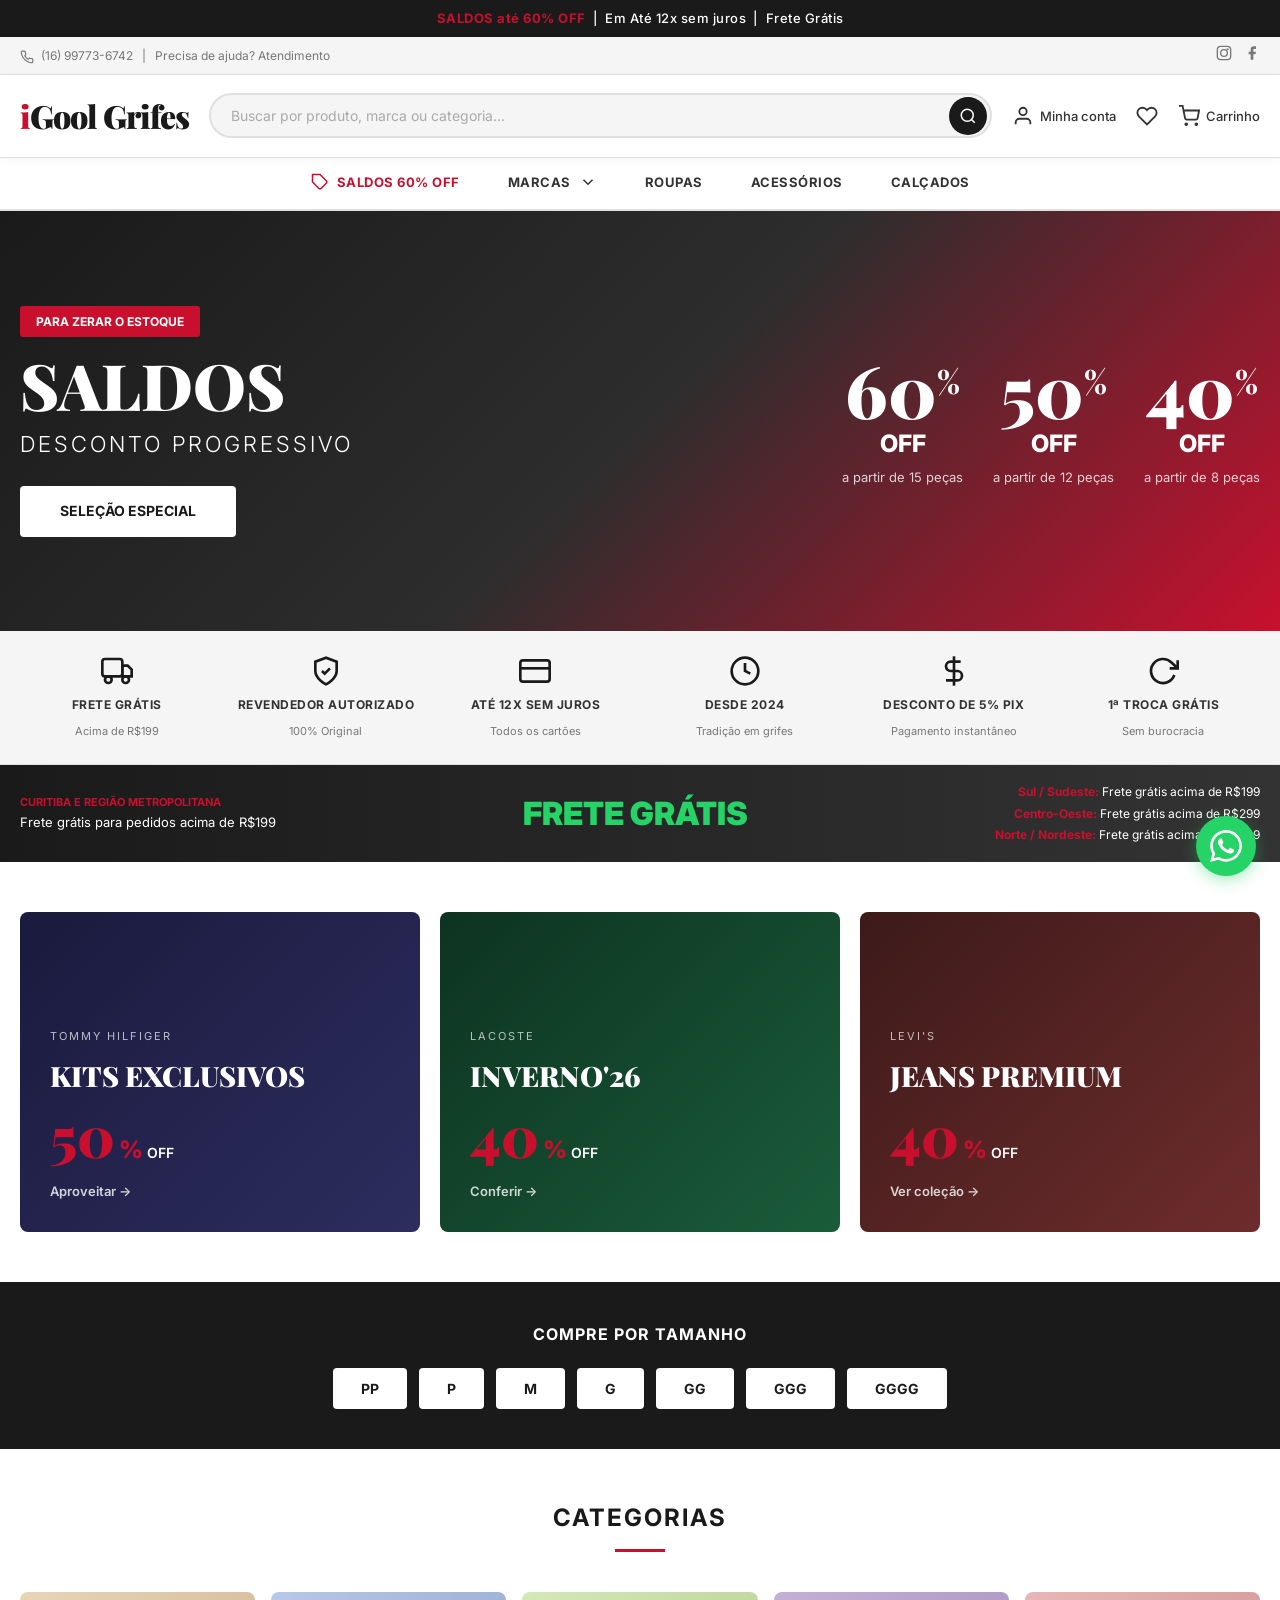
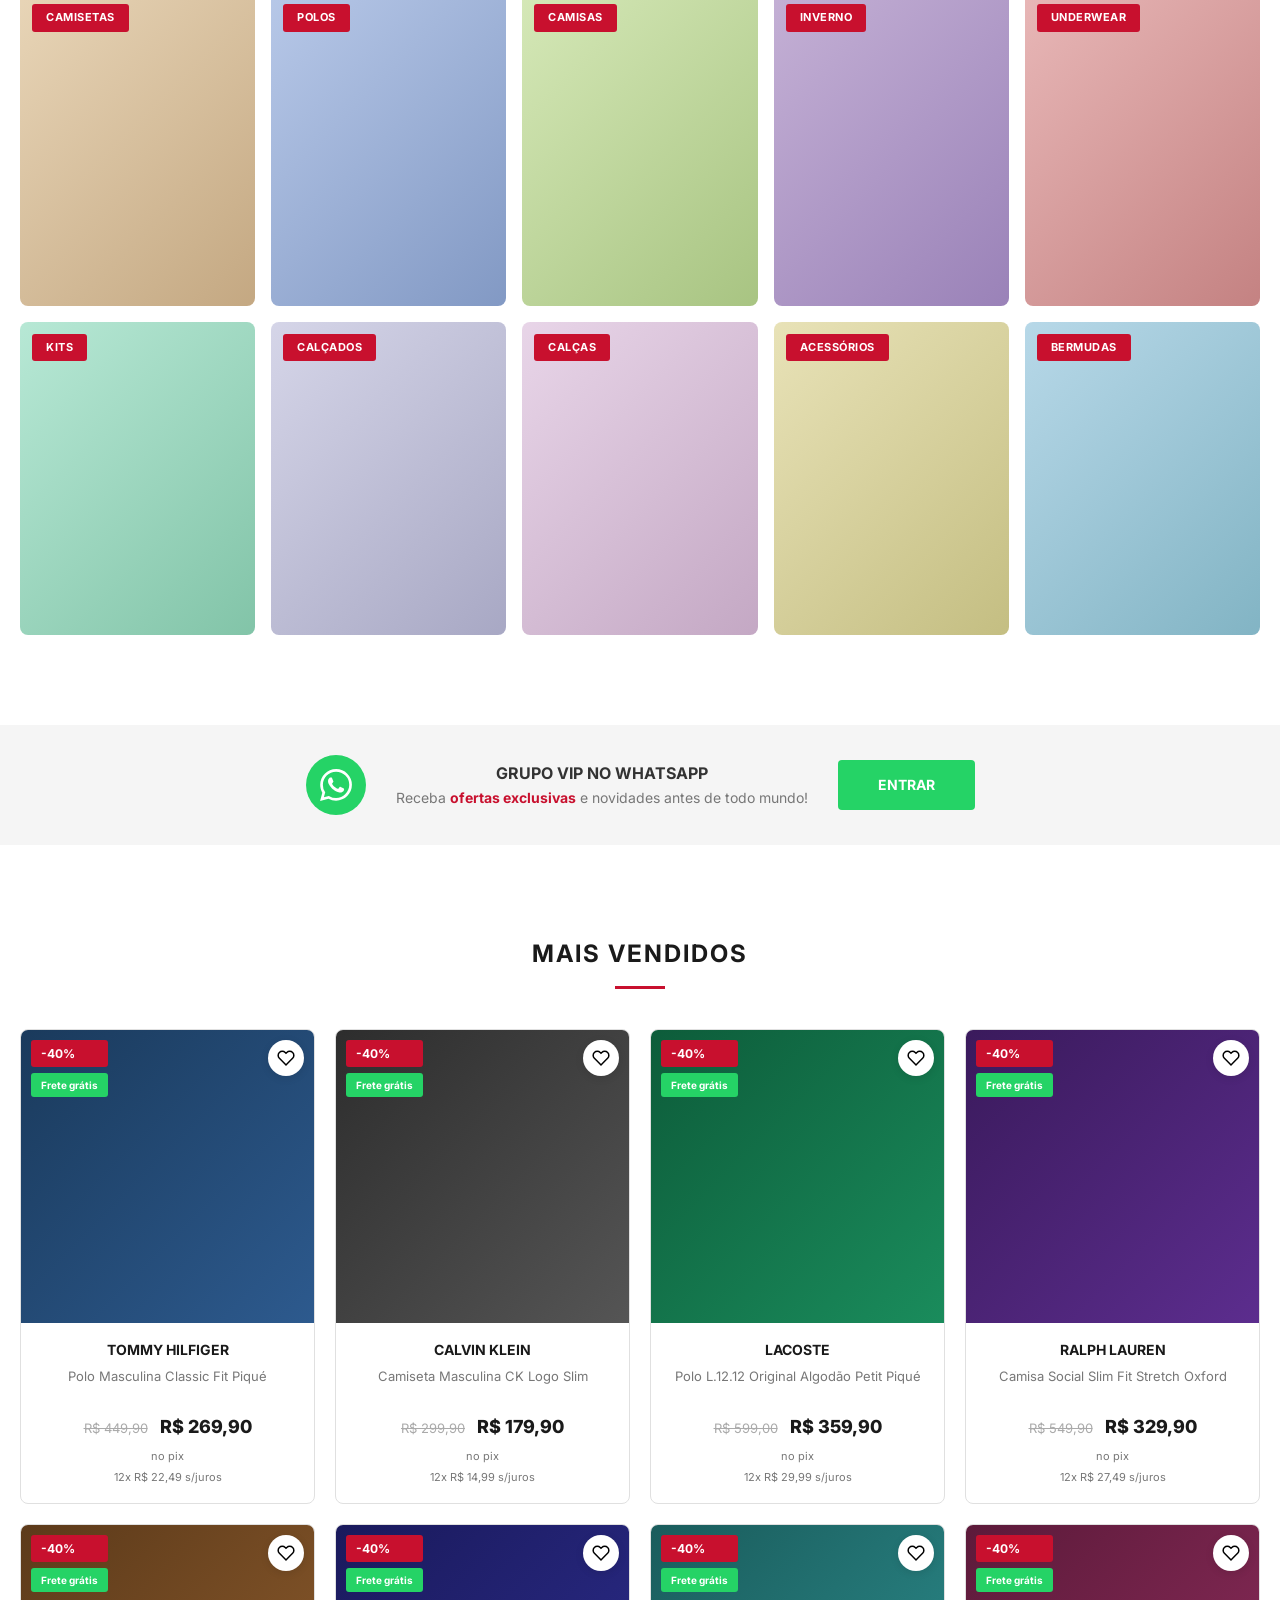
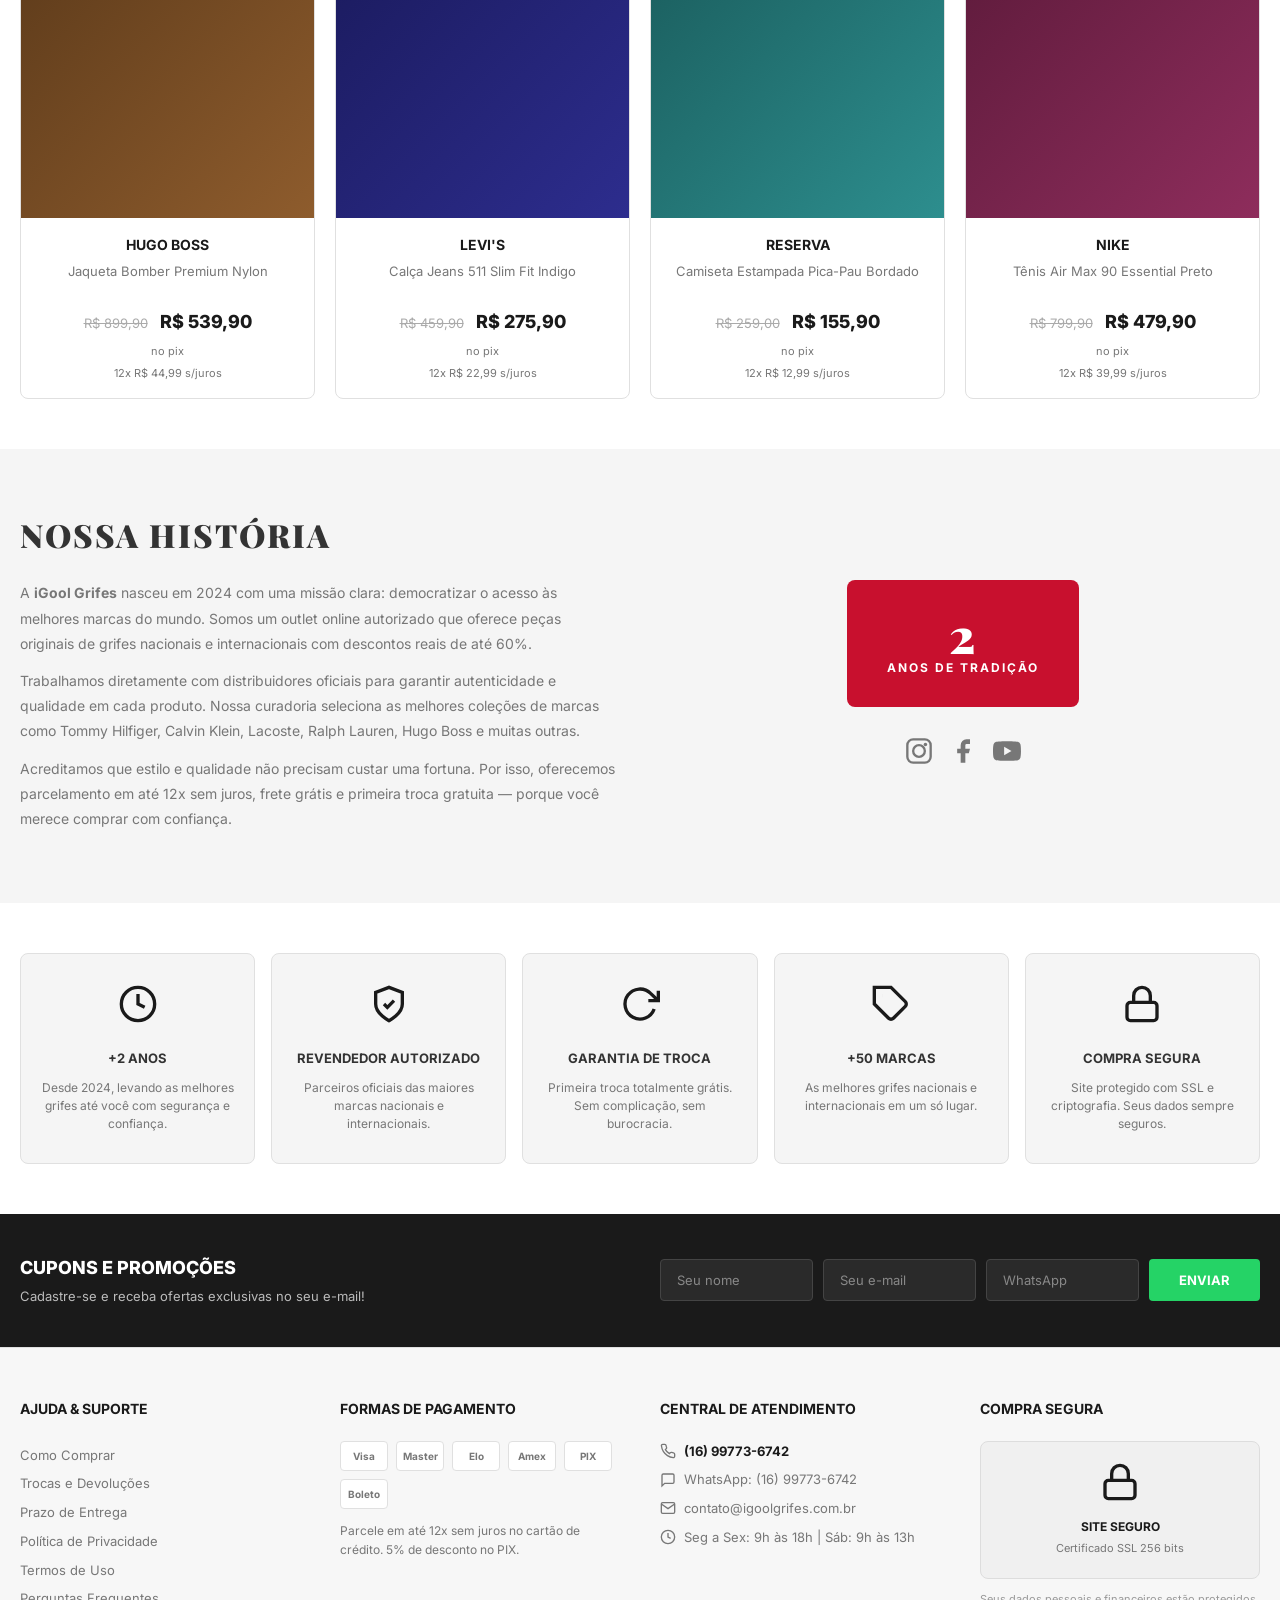
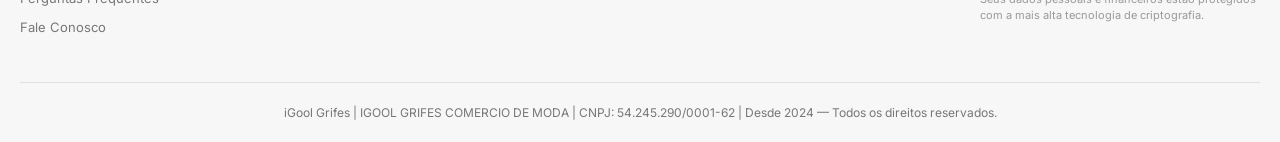
<file: index.html>
<!DOCTYPE html>
<html lang="pt-BR">
<head><base target="_top">
  <meta charset="UTF-8">
  <meta name="viewport" content="width=device-width, initial-scale=1.0">
  <title>iGool Grifes — Outlet de Grifes Online | Até 60% OFF</title>
  <meta name="description" content="iGool Grifes: as melhores marcas com até 60% de desconto. Tommy Hilfiger, Calvin Klein, Lacoste, Ralph Lauren e muito mais. Frete grátis e 12x sem juros.">
  <link rel="stylesheet" href="css/style.css">
</head>
<body>

  <!-- ════════ 1. TOP BAR ════════ -->
  <div class="top-bar">
    <span>SALDOS até 60% OFF</span> &nbsp;|&nbsp; Em Até 12x sem juros &nbsp;|&nbsp; Frete Grátis
  </div>

  <!-- ════════ 2. PRE-HEADER ════════ -->
  <div class="pre-header">
    <div class="container">
      <div>
        <a href="tel:+551191234-5678">
          <svg style="width:14px;height:14px;vertical-align:middle;margin-right:4px" viewBox="0 0 24 24" fill="none" stroke="currentColor" stroke-width="2"><path d="M22 16.92v3a2 2 0 01-2.18 2 19.79 19.79 0 01-8.63-3.07 19.5 19.5 0 01-6-6A19.79 19.79 0 012.12 4.18 2 2 0 014.11 2h3a2 2 0 012 1.72c.127.96.361 1.903.7 2.81a2 2 0 01-.45 2.11L8.09 9.91a16 16 0 006 6l1.27-1.27a2 2 0 012.11-.45c.907.339 1.85.573 2.81.7A2 2 0 0122 16.92z"/></svg>
          (16) 99773-6742
        </a>
        &nbsp;&nbsp;|&nbsp;&nbsp;
        <a href="#">Precisa de ajuda? Atendimento</a>
      </div>
      <div class="social-icons">
        <a href="#" aria-label="Instagram">
          <svg style="width:16px;height:16px" viewBox="0 0 24 24" fill="none" stroke="currentColor" stroke-width="2"><rect x="2" y="2" width="20" height="20" rx="5"/><circle cx="12" cy="12" r="5"/><circle cx="17.5" cy="6.5" r="1.5" fill="currentColor" stroke="none"/></svg>
        </a>
        <a href="#" aria-label="Facebook">
          <svg style="width:16px;height:16px" viewBox="0 0 24 24" fill="currentColor"><path d="M18 2h-3a5 5 0 00-5 5v3H7v4h3v8h4v-8h3l1-4h-4V7a1 1 0 011-1h3V2z"/></svg>
        </a>
      </div>
    </div>
  </div>

  <!-- ════════ 3. HEADER (sticky) ════════ -->
  <header class="header">
    <div class="container">
      <a href="index.html" class="logo"><i>i</i>Gool Grifes</a>

      <div class="search-bar">
        <input type="text" placeholder="Buscar por produto, marca ou categoria...">
        <button aria-label="Buscar">
          <svg viewBox="0 0 24 24" fill="none" stroke="white" stroke-width="2" width="18" height="18"><circle cx="11" cy="11" r="8"/><line x1="21" y1="21" x2="16.65" y2="16.65"/></svg>
        </button>
      </div>

      <div class="header-actions">
        <a href="#" class="header-action">
          <svg viewBox="0 0 24 24" fill="none" stroke="currentColor" stroke-width="2"><path d="M20 21v-2a4 4 0 00-4-4H8a4 4 0 00-4 4v2"/><circle cx="12" cy="7" r="4"/></svg>
          <span>Minha conta</span>
        </a>
        <a href="#" class="header-action">
          <svg viewBox="0 0 24 24" fill="none" stroke="currentColor" stroke-width="2"><path d="M20.84 4.61a5.5 5.5 0 00-7.78 0L12 5.67l-1.06-1.06a5.5 5.5 0 00-7.78 7.78l1.06 1.06L12 21.23l7.78-7.78 1.06-1.06a5.5 5.5 0 000-7.78z"/></svg>
        </a>
        <a href="#" class="header-action">
          <svg viewBox="0 0 24 24" fill="none" stroke="currentColor" stroke-width="2"><circle cx="9" cy="21" r="1"/><circle cx="20" cy="21" r="1"/><path d="M1 1h4l2.68 13.39a2 2 0 002 1.61h9.72a2 2 0 002-1.61L23 6H6"/></svg>
          <span>Carrinho</span>
          <span class="badge">0</span>
        </a>
      </div>
    </div>
  </header>

  <!-- ════════ 4. NAVIGATION ════════ -->
  <nav class="nav">
    <div class="container">
      <a href="#" class="nav-item sale">
        <svg viewBox="0 0 24 24" fill="none" stroke="currentColor" stroke-width="2"><path d="M20.59 13.41l-7.17 7.17a2 2 0 01-2.83 0L2 12V2h10l8.59 8.59a2 2 0 010 2.82z"/><line x1="7" y1="7" x2="7.01" y2="7"/></svg>
        SALDOS 60% OFF
      </a>

      <div class="nav-item">
        MARCAS
        <svg viewBox="0 0 24 24" fill="none" stroke="currentColor" stroke-width="2"><polyline points="6 9 12 15 18 9"/></svg>
        <div class="nav-dropdown mega">
          <div class="brands-grid">
            <a href="marca.html?marca=tommy-hilfiger">Tommy Hilfiger</a>
            <a href="marca.html?marca=calvin-klein">Calvin Klein</a>
            <a href="marca.html?marca=lacoste">Lacoste</a>
            <a href="marca.html?marca=ralph-lauren">Ralph Lauren</a>
            <a href="marca.html?marca=hugo-boss">Hugo Boss</a>
            <a href="marca.html?marca=diesel">Diesel</a>
            <a href="marca.html?marca=armani-exchange">Armani Exchange</a>
            <a href="marca.html?marca=reserva">Reserva</a>
            <a href="marca.html?marca=osklen">Osklen</a>
            <a href="marca.html?marca=john-john">John John</a>
            <a href="marca.html?marca=colcci">Colcci</a>
            <a href="marca.html?marca=ellus">Ellus</a>
            <a href="marca.html?marca=forum">Forum</a>
            <a href="marca.html?marca=nike">Nike</a>
            <a href="marca.html?marca=adidas">Adidas</a>
            <a href="marca.html?marca=puma">Puma</a>
            <a href="marca.html?marca=fila">Fila</a>
            <a href="marca.html?marca=new-balance">New Balance</a>
            <a href="marca.html?marca=vans">Vans</a>
            <a href="marca.html?marca=levis">Levi's</a>
          </div>
          <a href="produtos.html" style="display:block;text-align:center;margin-top:16px;font-weight:700;color:#c8102e;text-transform:uppercase;font-size:12px;letter-spacing:1px;">Ver Todas as Marcas →</a>
        </div>
      </div>

      <a href="#" class="nav-item">ROUPAS</a>
      <a href="#" class="nav-item">ACESSÓRIOS</a>
      <a href="#" class="nav-item">CALÇADOS</a>
    </div>
  </nav>

  <!-- ════════ 5. HERO BANNER ════════ -->
  <section class="hero">
    <div class="container">
      <div class="hero-content">
        <span class="tag">Para zerar o estoque</span>
        <h1>SALDOS</h1>
        <h2>Desconto Progressivo</h2>
        <a href="#" class="btn-hero">SELEÇÃO ESPECIAL</a>
      </div>
      <div class="hero-discounts">
        <div class="hero-discount">
          <div class="pct">60<sup>%</sup></div>
          <span class="off">OFF</span>
          <span class="desc">a partir de 15 peças</span>
        </div>
        <div class="hero-discount">
          <div class="pct">50<sup>%</sup></div>
          <span class="off">OFF</span>
          <span class="desc">a partir de 12 peças</span>
        </div>
        <div class="hero-discount">
          <div class="pct">40<sup>%</sup></div>
          <span class="off">OFF</span>
          <span class="desc">a partir de 8 peças</span>
        </div>
      </div>
    </div>
  </section>

  <!-- ════════ 6. TRUST BAR ════════ -->
  <section class="trust-bar">
    <div class="container">
      <div class="trust-item">
        <svg viewBox="0 0 24 24" fill="none" stroke="currentColor" stroke-width="2"><rect x="1" y="3" width="15" height="13" rx="2"/><polyline points="16 8 20 8 23 11 23 16 16 16 16 8"/><circle cx="5.5" cy="18.5" r="2.5"/><circle cx="18.5" cy="18.5" r="2.5"/></svg>
        <strong>Frete Grátis</strong>
        <span>Acima de R$199</span>
      </div>
      <div class="trust-item">
        <svg viewBox="0 0 24 24" fill="none" stroke="currentColor" stroke-width="2"><path d="M12 22s8-4 8-10V5l-8-3-8 3v7c0 6 8 10 8 10z"/><polyline points="9 12 11 14 15 10"/></svg>
        <strong>Revendedor Autorizado</strong>
        <span>100% Original</span>
      </div>
      <div class="trust-item">
        <svg viewBox="0 0 24 24" fill="none" stroke="currentColor" stroke-width="2"><rect x="1" y="4" width="22" height="16" rx="2"/><line x1="1" y1="10" x2="23" y2="10"/></svg>
        <strong>Até 12x Sem Juros</strong>
        <span>Todos os cartões</span>
      </div>
      <div class="trust-item">
        <svg viewBox="0 0 24 24" fill="none" stroke="currentColor" stroke-width="2"><circle cx="12" cy="12" r="10"/><polyline points="12 6 12 12 16 14"/></svg>
        <strong>Desde 2024</strong>
        <span>Tradição em grifes</span>
      </div>
      <div class="trust-item">
        <svg viewBox="0 0 24 24" fill="none" stroke="currentColor" stroke-width="2"><line x1="12" y1="1" x2="12" y2="23"/><path d="M17 5H9.5a3.5 3.5 0 000 7h5a3.5 3.5 0 010 7H6"/></svg>
        <strong>Desconto de 5% PIX</strong>
        <span>Pagamento instantâneo</span>
      </div>
      <div class="trust-item">
        <svg viewBox="0 0 24 24" fill="none" stroke="currentColor" stroke-width="2"><polyline points="23 4 23 10 17 10"/><path d="M20.49 15a9 9 0 11-2.12-9.36L23 10"/></svg>
        <strong>1ª Troca Grátis</strong>
        <span>Sem burocracia</span>
      </div>
    </div>
  </section>

  <!-- ════════ 7. FRETE BANNER ════════ -->
  <section class="frete-banner">
    <div class="container">
      <div class="left">
        <strong>Curitiba e Região Metropolitana</strong>
        Frete grátis para pedidos acima de R$199
      </div>
      <h3>Frete Grátis</h3>
      <div class="regions">
        <strong>Sul / Sudeste:</strong> Frete grátis acima de R$199<br>
        <strong>Centro-Oeste:</strong> Frete grátis acima de R$299<br>
        <strong>Norte / Nordeste:</strong> Frete grátis acima de R$499
      </div>
    </div>
  </section>

  <!-- ════════ 8. PROMO CARDS ════════ -->
  <section class="promo-section">
    <div class="container">
      <div class="promo-grid">

        <div class="promo-card" style="background: linear-gradient(135deg, #1a1a3e, #2d2d5e);">
          <span class="brand-tag">Tommy Hilfiger</span>
          <h3>Kits Exclusivos</h3>
          <div class="discount">
            <span class="num">50</span>
            <span class="pct">%</span>
            <span class="off-text">OFF</span>
          </div>
          <a href="#" class="cta">Aproveitar →</a>
        </div>

        <div class="promo-card" style="background: linear-gradient(135deg, #0d3320, #1a5c3a);">
          <span class="brand-tag">Lacoste</span>
          <h3>Inverno'26</h3>
          <div class="discount">
            <span class="num">40</span>
            <span class="pct">%</span>
            <span class="off-text">OFF</span>
          </div>
          <a href="#" class="cta">Conferir →</a>
        </div>

        <div class="promo-card" style="background: linear-gradient(135deg, #3d1a1a, #6e2c2c);">
          <span class="brand-tag">Levi's</span>
          <h3>Jeans Premium</h3>
          <div class="discount">
            <span class="num">40</span>
            <span class="pct">%</span>
            <span class="off-text">OFF</span>
          </div>
          <a href="#" class="cta">Ver coleção →</a>
        </div>

      </div>
    </div>
  </section>

  <!-- ════════ 9. SIZE SECTION ════════ -->
  <section class="size-section">
    <div class="container">
      <div class="size-title">Compre por Tamanho</div>
      <div class="size-grid">
        <button class="size-btn">PP</button>
        <button class="size-btn">P</button>
        <button class="size-btn">M</button>
        <button class="size-btn">G</button>
        <button class="size-btn">GG</button>
        <button class="size-btn">GGG</button>
        <button class="size-btn">GGGG</button>
      </div>
    </div>
  </section>

  <!-- ════════ 10. CATEGORIES ════════ -->
  <section class="categories-section">
    <div class="container">
      <div class="section-title">
        <h2>Categorias</h2>
      </div>
      <div class="categories-grid">
        <a href="#" class="category-card" style="background: linear-gradient(135deg, #e8d5b7, #c4a882);">
          <span class="label">Camisetas</span>
        </a>
        <a href="#" class="category-card" style="background: linear-gradient(135deg, #b7c8e8, #8299c4);">
          <span class="label">Polos</span>
        </a>
        <a href="#" class="category-card" style="background: linear-gradient(135deg, #d5e8b7, #a8c482);">
          <span class="label">Camisas</span>
        </a>
        <a href="#" class="category-card" style="background: linear-gradient(135deg, #c4b0d5, #9a82b8);">
          <span class="label">Inverno</span>
        </a>
        <a href="#" class="category-card" style="background: linear-gradient(135deg, #e8b7b7, #c48282);">
          <span class="label">Underwear</span>
        </a>
        <a href="#" class="category-card" style="background: linear-gradient(135deg, #b7e8d5, #82c4a8);">
          <span class="label">Kits</span>
        </a>
        <a href="#" class="category-card" style="background: linear-gradient(135deg, #d5d5e8, #a8a8c4);">
          <span class="label">Calçados</span>
        </a>
        <a href="#" class="category-card" style="background: linear-gradient(135deg, #e8d5e8, #c4a8c4);">
          <span class="label">Calças</span>
        </a>
        <a href="#" class="category-card" style="background: linear-gradient(135deg, #e8e2b7, #c4be82);">
          <span class="label">Acessórios</span>
        </a>
        <a href="#" class="category-card" style="background: linear-gradient(135deg, #b7d8e8, #82b4c4);">
          <span class="label">Bermudas</span>
        </a>
      </div>
    </div>
  </section>

  <!-- ════════ 11. WHATSAPP VIP BANNER ════════ -->
  <section class="whatsapp-banner">
    <div class="container">
      <div class="icon">
        <svg viewBox="0 0 24 24"><path d="M17.472 14.382c-.297-.149-1.758-.867-2.03-.967-.273-.099-.471-.148-.67.15-.197.297-.767.966-.94 1.164-.173.199-.347.223-.644.075-.297-.15-1.255-.463-2.39-1.475-.883-.788-1.48-1.761-1.653-2.059-.173-.297-.018-.458.13-.606.134-.133.298-.347.446-.52.149-.174.198-.298.298-.497.099-.198.05-.371-.025-.52-.075-.149-.669-1.612-.916-2.207-.242-.579-.487-.5-.669-.51-.173-.008-.371-.01-.57-.01-.198 0-.52.074-.792.372-.272.297-1.04 1.016-1.04 2.479 0 1.462 1.065 2.875 1.213 3.074.149.198 2.096 3.2 5.077 4.487.709.306 1.262.489 1.694.625.712.227 1.36.195 1.871.118.571-.085 1.758-.719 2.006-1.413.248-.694.248-1.289.173-1.413-.074-.124-.272-.198-.57-.347m-5.421 7.403h-.004a9.87 9.87 0 01-5.031-1.378l-.361-.214-3.741.982.998-3.648-.235-.374a9.86 9.86 0 01-1.51-5.26c.001-5.45 4.436-9.884 9.888-9.884 2.64 0 5.122 1.03 6.988 2.898a9.825 9.825 0 012.893 6.994c-.003 5.45-4.437 9.884-9.885 9.884m8.413-18.297A11.815 11.815 0 0012.05 0C5.495 0 .16 5.335.157 11.892c0 2.096.547 4.142 1.588 5.945L.057 24l6.305-1.654a11.882 11.882 0 005.683 1.448h.005c6.554 0 11.89-5.335 11.893-11.893a11.821 11.821 0 00-3.48-8.413z"/></svg>
      </div>
      <div class="text">
        <h3>Grupo VIP no WhatsApp</h3>
        <p>Receba <span>ofertas exclusivas</span> e novidades antes de todo mundo!</p>
      </div>
      <a href="#" class="btn-whatsapp">ENTRAR</a>
    </div>
  </section>

  <!-- ════════ 12. PRODUCTS — MAIS VENDIDOS ════════ -->
  <section class="products-section">
    <div class="container">
      <div class="section-title">
        <h2>Mais Vendidos</h2>
      </div>
      <div class="products-grid">

        <!-- Produto 1 -->
        <div class="product-card">
          <div class="badges">
            <span class="badge-discount">-40%</span>
            <span class="badge-frete">Frete grátis</span>
          </div>
          <div class="img-wrap">
            <div style="width:100%;height:100%;background:linear-gradient(135deg,#1a3a5c,#2d5a8e);"></div>
            <button class="wishlist-btn" aria-label="Favoritar">
              <svg viewBox="0 0 24 24" fill="none" stroke="currentColor" stroke-width="2"><path d="M20.84 4.61a5.5 5.5 0 00-7.78 0L12 5.67l-1.06-1.06a5.5 5.5 0 00-7.78 7.78l1.06 1.06L12 21.23l7.78-7.78 1.06-1.06a5.5 5.5 0 000-7.78z"/></svg>
            </button>
          </div>
          <div class="product-info">
            <div class="brand">Tommy Hilfiger</div>
            <div class="name">Polo Masculina Classic Fit Piqué</div>
            <div class="prices">
              <span class="old-price">R$ 449,90</span>
              <span class="current-price">R$ 269,90</span>
            </div>
            <div class="pix-label">no pix</div>
            <div class="installments">12x R$ 22,49 s/juros</div>
          </div>
        </div>

        <!-- Produto 2 -->
        <div class="product-card">
          <div class="badges">
            <span class="badge-discount">-40%</span>
            <span class="badge-frete">Frete grátis</span>
          </div>
          <div class="img-wrap">
            <div style="width:100%;height:100%;background:linear-gradient(135deg,#2d2d2d,#555);"></div>
            <button class="wishlist-btn" aria-label="Favoritar">
              <svg viewBox="0 0 24 24" fill="none" stroke="currentColor" stroke-width="2"><path d="M20.84 4.61a5.5 5.5 0 00-7.78 0L12 5.67l-1.06-1.06a5.5 5.5 0 00-7.78 7.78l1.06 1.06L12 21.23l7.78-7.78 1.06-1.06a5.5 5.5 0 000-7.78z"/></svg>
            </button>
          </div>
          <div class="product-info">
            <div class="brand">Calvin Klein</div>
            <div class="name">Camiseta Masculina CK Logo Slim</div>
            <div class="prices">
              <span class="old-price">R$ 299,90</span>
              <span class="current-price">R$ 179,90</span>
            </div>
            <div class="pix-label">no pix</div>
            <div class="installments">12x R$ 14,99 s/juros</div>
          </div>
        </div>

        <!-- Produto 3 -->
        <div class="product-card">
          <div class="badges">
            <span class="badge-discount">-40%</span>
            <span class="badge-frete">Frete grátis</span>
          </div>
          <div class="img-wrap">
            <div style="width:100%;height:100%;background:linear-gradient(135deg,#0d5c3a,#1a8c5c);"></div>
            <button class="wishlist-btn" aria-label="Favoritar">
              <svg viewBox="0 0 24 24" fill="none" stroke="currentColor" stroke-width="2"><path d="M20.84 4.61a5.5 5.5 0 00-7.78 0L12 5.67l-1.06-1.06a5.5 5.5 0 00-7.78 7.78l1.06 1.06L12 21.23l7.78-7.78 1.06-1.06a5.5 5.5 0 000-7.78z"/></svg>
            </button>
          </div>
          <div class="product-info">
            <div class="brand">Lacoste</div>
            <div class="name">Polo L.12.12 Original Algodão Petit Piqué</div>
            <div class="prices">
              <span class="old-price">R$ 599,00</span>
              <span class="current-price">R$ 359,90</span>
            </div>
            <div class="pix-label">no pix</div>
            <div class="installments">12x R$ 29,99 s/juros</div>
          </div>
        </div>

        <!-- Produto 4 -->
        <div class="product-card">
          <div class="badges">
            <span class="badge-discount">-40%</span>
            <span class="badge-frete">Frete grátis</span>
          </div>
          <div class="img-wrap">
            <div style="width:100%;height:100%;background:linear-gradient(135deg,#3a1a5c,#5c2d8e);"></div>
            <button class="wishlist-btn" aria-label="Favoritar">
              <svg viewBox="0 0 24 24" fill="none" stroke="currentColor" stroke-width="2"><path d="M20.84 4.61a5.5 5.5 0 00-7.78 0L12 5.67l-1.06-1.06a5.5 5.5 0 00-7.78 7.78l1.06 1.06L12 21.23l7.78-7.78 1.06-1.06a5.5 5.5 0 000-7.78z"/></svg>
            </button>
          </div>
          <div class="product-info">
            <div class="brand">Ralph Lauren</div>
            <div class="name">Camisa Social Slim Fit Stretch Oxford</div>
            <div class="prices">
              <span class="old-price">R$ 549,90</span>
              <span class="current-price">R$ 329,90</span>
            </div>
            <div class="pix-label">no pix</div>
            <div class="installments">12x R$ 27,49 s/juros</div>
          </div>
        </div>

        <!-- Produto 5 -->
        <div class="product-card">
          <div class="badges">
            <span class="badge-discount">-40%</span>
            <span class="badge-frete">Frete grátis</span>
          </div>
          <div class="img-wrap">
            <div style="width:100%;height:100%;background:linear-gradient(135deg,#5c3a1a,#8e5c2d);"></div>
            <button class="wishlist-btn" aria-label="Favoritar">
              <svg viewBox="0 0 24 24" fill="none" stroke="currentColor" stroke-width="2"><path d="M20.84 4.61a5.5 5.5 0 00-7.78 0L12 5.67l-1.06-1.06a5.5 5.5 0 00-7.78 7.78l1.06 1.06L12 21.23l7.78-7.78 1.06-1.06a5.5 5.5 0 000-7.78z"/></svg>
            </button>
          </div>
          <div class="product-info">
            <div class="brand">Hugo Boss</div>
            <div class="name">Jaqueta Bomber Premium Nylon</div>
            <div class="prices">
              <span class="old-price">R$ 899,90</span>
              <span class="current-price">R$ 539,90</span>
            </div>
            <div class="pix-label">no pix</div>
            <div class="installments">12x R$ 44,99 s/juros</div>
          </div>
        </div>

        <!-- Produto 6 -->
        <div class="product-card">
          <div class="badges">
            <span class="badge-discount">-40%</span>
            <span class="badge-frete">Frete grátis</span>
          </div>
          <div class="img-wrap">
            <div style="width:100%;height:100%;background:linear-gradient(135deg,#1a1a5c,#2d2d8e);"></div>
            <button class="wishlist-btn" aria-label="Favoritar">
              <svg viewBox="0 0 24 24" fill="none" stroke="currentColor" stroke-width="2"><path d="M20.84 4.61a5.5 5.5 0 00-7.78 0L12 5.67l-1.06-1.06a5.5 5.5 0 00-7.78 7.78l1.06 1.06L12 21.23l7.78-7.78 1.06-1.06a5.5 5.5 0 000-7.78z"/></svg>
            </button>
          </div>
          <div class="product-info">
            <div class="brand">Levi's</div>
            <div class="name">Calça Jeans 511 Slim Fit Indigo</div>
            <div class="prices">
              <span class="old-price">R$ 459,90</span>
              <span class="current-price">R$ 275,90</span>
            </div>
            <div class="pix-label">no pix</div>
            <div class="installments">12x R$ 22,99 s/juros</div>
          </div>
        </div>

        <!-- Produto 7 -->
        <div class="product-card">
          <div class="badges">
            <span class="badge-discount">-40%</span>
            <span class="badge-frete">Frete grátis</span>
          </div>
          <div class="img-wrap">
            <div style="width:100%;height:100%;background:linear-gradient(135deg,#1a5c5c,#2d8e8e);"></div>
            <button class="wishlist-btn" aria-label="Favoritar">
              <svg viewBox="0 0 24 24" fill="none" stroke="currentColor" stroke-width="2"><path d="M20.84 4.61a5.5 5.5 0 00-7.78 0L12 5.67l-1.06-1.06a5.5 5.5 0 00-7.78 7.78l1.06 1.06L12 21.23l7.78-7.78 1.06-1.06a5.5 5.5 0 000-7.78z"/></svg>
            </button>
          </div>
          <div class="product-info">
            <div class="brand">Reserva</div>
            <div class="name">Camiseta Estampada Pica-Pau Bordado</div>
            <div class="prices">
              <span class="old-price">R$ 259,00</span>
              <span class="current-price">R$ 155,90</span>
            </div>
            <div class="pix-label">no pix</div>
            <div class="installments">12x R$ 12,99 s/juros</div>
          </div>
        </div>

        <!-- Produto 8 -->
        <div class="product-card">
          <div class="badges">
            <span class="badge-discount">-40%</span>
            <span class="badge-frete">Frete grátis</span>
          </div>
          <div class="img-wrap">
            <div style="width:100%;height:100%;background:linear-gradient(135deg,#5c1a3a,#8e2d5c);"></div>
            <button class="wishlist-btn" aria-label="Favoritar">
              <svg viewBox="0 0 24 24" fill="none" stroke="currentColor" stroke-width="2"><path d="M20.84 4.61a5.5 5.5 0 00-7.78 0L12 5.67l-1.06-1.06a5.5 5.5 0 00-7.78 7.78l1.06 1.06L12 21.23l7.78-7.78 1.06-1.06a5.5 5.5 0 000-7.78z"/></svg>
            </button>
          </div>
          <div class="product-info">
            <div class="brand">Nike</div>
            <div class="name">Tênis Air Max 90 Essential Preto</div>
            <div class="prices">
              <span class="old-price">R$ 799,90</span>
              <span class="current-price">R$ 479,90</span>
            </div>
            <div class="pix-label">no pix</div>
            <div class="installments">12x R$ 39,99 s/juros</div>
          </div>
        </div>

      </div>
    </div>
  </section>

  <!-- ════════ 13. ABOUT — NOSSA HISTÓRIA ════════ -->
  <section class="about-section">
    <div class="container">
      <div class="about-grid">
        <div class="about-text">
          <h2>Nossa História</h2>
          <p>A <strong>iGool Grifes</strong> nasceu em 2024 com uma missão clara: democratizar o acesso às melhores marcas do mundo. Somos um outlet online autorizado que oferece peças originais de grifes nacionais e internacionais com descontos reais de até 60%.</p>
          <p>Trabalhamos diretamente com distribuidores oficiais para garantir autenticidade e qualidade em cada produto. Nossa curadoria seleciona as melhores coleções de marcas como Tommy Hilfiger, Calvin Klein, Lacoste, Ralph Lauren, Hugo Boss e muitas outras.</p>
          <p>Acreditamos que estilo e qualidade não precisam custar uma fortuna. Por isso, oferecemos parcelamento em até 12x sem juros, frete grátis e primeira troca gratuita — porque você merece comprar com confiança.</p>
        </div>
        <div class="about-visual">
          <div class="stamp">
            <div class="years">2</div>
            <div class="label">Anos de Tradição</div>
          </div>
          <div style="display:flex;gap:16px;margin-top:10px;">
            <a href="#" aria-label="Instagram" style="color:var(--text-light);">
              <svg style="width:28px;height:28px" viewBox="0 0 24 24" fill="none" stroke="currentColor" stroke-width="2"><rect x="2" y="2" width="20" height="20" rx="5"/><circle cx="12" cy="12" r="5"/><circle cx="17.5" cy="6.5" r="1.5" fill="currentColor" stroke="none"/></svg>
            </a>
            <a href="#" aria-label="Facebook" style="color:var(--text-light);">
              <svg style="width:28px;height:28px" viewBox="0 0 24 24" fill="currentColor"><path d="M18 2h-3a5 5 0 00-5 5v3H7v4h3v8h4v-8h3l1-4h-4V7a1 1 0 011-1h3V2z"/></svg>
            </a>
            <a href="#" aria-label="YouTube" style="color:var(--text-light);">
              <svg style="width:28px;height:28px" viewBox="0 0 24 24" fill="currentColor"><path d="M23.498 6.186a3.016 3.016 0 00-2.122-2.136C19.505 3.545 12 3.545 12 3.545s-7.505 0-9.377.505A3.017 3.017 0 00.502 6.186C0 8.07 0 12 0 12s0 3.93.502 5.814a3.016 3.016 0 002.122 2.136c1.871.505 9.376.505 9.376.505s7.505 0 9.377-.505a3.015 3.015 0 002.122-2.136C24 15.93 24 12 24 12s0-3.93-.502-5.814zM9.545 15.568V8.432L15.818 12l-6.273 3.568z"/></svg>
            </a>
          </div>
        </div>
      </div>
    </div>
  </section>

  <!-- ════════ 14. TRUST CARDS ════════ -->
  <section class="trust-section">
    <div class="container">
      <div class="trust-grid">

        <div class="trust-card">
          <svg viewBox="0 0 24 24" fill="none" stroke="currentColor" stroke-width="2"><circle cx="12" cy="12" r="10"/><polyline points="12 6 12 12 16 14"/></svg>
          <h4>+2 Anos</h4>
          <p>Desde 2024, levando as melhores grifes até você com segurança e confiança.</p>
        </div>

        <div class="trust-card">
          <svg viewBox="0 0 24 24" fill="none" stroke="currentColor" stroke-width="2"><path d="M12 22s8-4 8-10V5l-8-3-8 3v7c0 6 8 10 8 10z"/><polyline points="9 12 11 14 15 10"/></svg>
          <h4>Revendedor Autorizado</h4>
          <p>Parceiros oficiais das maiores marcas nacionais e internacionais.</p>
        </div>

        <div class="trust-card">
          <svg viewBox="0 0 24 24" fill="none" stroke="currentColor" stroke-width="2"><polyline points="23 4 23 10 17 10"/><path d="M20.49 15a9 9 0 11-2.12-9.36L23 10"/></svg>
          <h4>Garantia de Troca</h4>
          <p>Primeira troca totalmente grátis. Sem complicação, sem burocracia.</p>
        </div>

        <div class="trust-card">
          <svg viewBox="0 0 24 24" fill="none" stroke="currentColor" stroke-width="2"><path d="M20.59 13.41l-7.17 7.17a2 2 0 01-2.83 0L2 12V2h10l8.59 8.59a2 2 0 010 2.82z"/><line x1="7" y1="7" x2="7.01" y2="7"/></svg>
          <h4>+50 Marcas</h4>
          <p>As melhores grifes nacionais e internacionais em um só lugar.</p>
        </div>

        <div class="trust-card">
          <svg viewBox="0 0 24 24" fill="none" stroke="currentColor" stroke-width="2"><rect x="3" y="11" width="18" height="11" rx="2"/><path d="M7 11V7a5 5 0 0110 0v4"/></svg>
          <h4>Compra Segura</h4>
          <p>Site protegido com SSL e criptografia. Seus dados sempre seguros.</p>
        </div>

      </div>
    </div>
  </section>

  <!-- ════════ 15. NEWSLETTER ════════ -->
  <section class="newsletter">
    <div class="container">
      <div class="text">
        <h3>Cupons e Promoções</h3>
        <p>Cadastre-se e receba ofertas exclusivas no seu e-mail!</p>
      </div>
      <form action="#" method="post">
        <input type="text" name="nome" placeholder="Seu nome" required>
        <input type="email" name="email" placeholder="Seu e-mail" required>
        <input type="tel" name="whatsapp" placeholder="WhatsApp">
        <button type="submit">Enviar</button>
      </form>
    </div>
  </section>

  <!-- ════════ 16. FOOTER ════════ -->
  <footer class="footer">
    <div class="container">
      <div class="footer-grid">

        <!-- Col 1: Ajuda -->
        <div class="footer-col">
          <h4>Ajuda &amp; Suporte</h4>
          <a href="como-comprar.html">Como Comprar</a>
          <a href="trocas-devolucoes.html">Trocas e Devoluções</a>
          <a href="prazo-entrega.html">Prazo de Entrega</a>
          <a href="politica-privacidade.html">Política de Privacidade</a>
          <a href="termos-uso.html">Termos de Uso</a>
          <a href="perguntas-frequentes.html">Perguntas Frequentes</a>
          <a href="contato.html">Fale Conosco</a>
        </div>

        <!-- Col 2: Pagamento -->
        <div class="footer-col">
          <h4>Formas de Pagamento</h4>
          <div class="footer-payments">
            <div class="pay-icon">Visa</div>
            <div class="pay-icon">Master</div>
            <div class="pay-icon">Elo</div>
            <div class="pay-icon">Amex</div>
            <div class="pay-icon">PIX</div>
            <div class="pay-icon">Boleto</div>
          </div>
          <p style="font-size:12px;color:#777;margin-top:12px;">Parcele em até 12x sem juros no cartão de crédito. 5% de desconto no PIX.</p>
        </div>

        <!-- Col 3: Atendimento -->
        <div class="footer-col footer-contact">
          <h4>Central de Atendimento</h4>
          <p>
            <svg viewBox="0 0 24 24" fill="none" stroke="currentColor" stroke-width="2"><path d="M22 16.92v3a2 2 0 01-2.18 2 19.79 19.79 0 01-8.63-3.07 19.5 19.5 0 01-6-6A19.79 19.79 0 012.12 4.18 2 2 0 014.11 2h3a2 2 0 012 1.72c.127.96.361 1.903.7 2.81a2 2 0 01-.45 2.11L8.09 9.91a16 16 0 006 6l1.27-1.27a2 2 0 012.11-.45c.907.339 1.85.573 2.81.7A2 2 0 0122 16.92z"/></svg>
            <strong>(16) 99773-6742</strong>
          </p>
          <p>
            <svg viewBox="0 0 24 24" fill="none" stroke="currentColor" stroke-width="2"><path d="M21 15a2 2 0 01-2 2H7l-4 4V5a2 2 0 012-2h14a2 2 0 012 2z"/></svg>
            WhatsApp: (16) 99773-6742
          </p>
          <p>
            <svg viewBox="0 0 24 24" fill="none" stroke="currentColor" stroke-width="2"><path d="M4 4h16c1.1 0 2 .9 2 2v12c0 1.1-.9 2-2 2H4c-1.1 0-2-.9-2-2V6c0-1.1.9-2 2-2z"/><polyline points="22,6 12,13 2,6"/></svg>
            contato@igoolgrifes.com.br
          </p>
          <p>
            <svg viewBox="0 0 24 24" fill="none" stroke="currentColor" stroke-width="2"><circle cx="12" cy="12" r="10"/><polyline points="12 6 12 12 16 14"/></svg>
            Seg a Sex: 9h às 18h | Sáb: 9h às 13h
          </p>
        </div>

        <!-- Col 4: Segurança -->
        <div class="footer-col">
          <h4>Compra Segura</h4>
          <div style="background:#f0f0f0;border:1px solid #ddd;border-radius:8px;padding:20px;text-align:center;">
            <svg style="width:40px;height:40px;margin-bottom:8px;" viewBox="0 0 24 24" fill="none" stroke="#1a1a1a" stroke-width="2"><rect x="3" y="11" width="18" height="11" rx="2"/><path d="M7 11V7a5 5 0 0110 0v4"/></svg>
            <p style="font-size:12px;font-weight:700;color:#1a1a1a;margin:0;">SITE SEGURO</p>
            <p style="font-size:11px;color:#777;margin:4px 0 0;">Certificado SSL 256 bits</p>
          </div>
          <p style="font-size:11px;color:#999;margin-top:12px;line-height:1.5;">Seus dados pessoais e financeiros estão protegidos com a mais alta tecnologia de criptografia.</p>
        </div>

      </div>

      <div class="footer-bottom">
        <p>iGool Grifes | IGOOL GRIFES COMERCIO DE MODA | CNPJ: 54.245.290/0001-62 | Desde 2024 &mdash; Todos os direitos reservados.</p>
      </div>
    </div>
  </footer>

  <!-- ════════ 17. WHATSAPP FLOAT ════════ -->
  <a href="https://wa.me/5516997736742" target="_blank" class="whatsapp-float" aria-label="WhatsApp">
    <svg viewBox="0 0 24 24"><path d="M17.472 14.382c-.297-.149-1.758-.867-2.03-.967-.273-.099-.471-.148-.67.15-.197.297-.767.966-.94 1.164-.173.199-.347.223-.644.075-.297-.15-1.255-.463-2.39-1.475-.883-.788-1.48-1.761-1.653-2.059-.173-.297-.018-.458.13-.606.134-.133.298-.347.446-.52.149-.174.198-.298.298-.497.099-.198.05-.371-.025-.52-.075-.149-.669-1.612-.916-2.207-.242-.579-.487-.5-.669-.51-.173-.008-.371-.01-.57-.01-.198 0-.52.074-.792.372-.272.297-1.04 1.016-1.04 2.479 0 1.462 1.065 2.875 1.213 3.074.149.198 2.096 3.2 5.077 4.487.709.306 1.262.489 1.694.625.712.227 1.36.195 1.871.118.571-.085 1.758-.719 2.006-1.413.248-.694.248-1.289.173-1.413-.074-.124-.272-.198-.57-.347m-5.421 7.403h-.004a9.87 9.87 0 01-5.031-1.378l-.361-.214-3.741.982.998-3.648-.235-.374a9.86 9.86 0 01-1.51-5.26c.001-5.45 4.436-9.884 9.888-9.884 2.64 0 5.122 1.03 6.988 2.898a9.825 9.825 0 012.893 6.994c-.003 5.45-4.437 9.884-9.885 9.884m8.413-18.297A11.815 11.815 0 0012.05 0C5.495 0 .16 5.335.157 11.892c0 2.096.547 4.142 1.588 5.945L.057 24l6.305-1.654a11.882 11.882 0 005.683 1.448h.005c6.554 0 11.89-5.335 11.893-11.893a11.821 11.821 0 00-3.48-8.413z"/></svg>
  </a>

  <!-- ════════ 18. POPUP MODAL ════════ -->
  <div class="modal-overlay" id="promoModal">
    <div class="modal">
      <button class="modal-close" id="closeModal">&times;</button>
      <div class="modal-header">
        <h2>A MAIOR LOJA DE GRIFES ONLINE</h2>
        <p>Confira nossas ofertas imperdíveis com até 60% de desconto!</p>
      </div>
      <div class="modal-products">

        <!-- Modal Produto 1 -->
        <div class="product-card">
          <div class="badges">
            <span class="badge-discount">-50%</span>
          </div>
          <div class="img-wrap">
            <div style="width:100%;height:100%;background:linear-gradient(135deg,#1a3a5c,#2d5a8e);"></div>
          </div>
          <div class="product-info">
            <div class="brand">Tommy Hilfiger</div>
            <div class="name">Kit 3 Camisetas Essential</div>
            <div class="prices">
              <span class="old-price">R$ 599,90</span>
              <span class="current-price">R$ 299,90</span>
            </div>
            <div class="installments">12x R$ 24,99 s/juros</div>
          </div>
        </div>

        <!-- Modal Produto 2 -->
        <div class="product-card">
          <div class="badges">
            <span class="badge-discount">-40%</span>
          </div>
          <div class="img-wrap">
            <div style="width:100%;height:100%;background:linear-gradient(135deg,#0d5c3a,#1a8c5c);"></div>
          </div>
          <div class="product-info">
            <div class="brand">Lacoste</div>
            <div class="name">Polo Classic Fit Algodão</div>
            <div class="prices">
              <span class="old-price">R$ 499,00</span>
              <span class="current-price">R$ 299,00</span>
            </div>
            <div class="installments">12x R$ 24,92 s/juros</div>
          </div>
        </div>

        <!-- Modal Produto 3 -->
        <div class="product-card">
          <div class="badges">
            <span class="badge-discount">-40%</span>
          </div>
          <div class="img-wrap">
            <div style="width:100%;height:100%;background:linear-gradient(135deg,#5c1a3a,#8e2d5c);"></div>
          </div>
          <div class="product-info">
            <div class="brand">Calvin Klein</div>
            <div class="name">Bermuda Jeans Slim Stretch</div>
            <div class="prices">
              <span class="old-price">R$ 399,90</span>
              <span class="current-price">R$ 239,90</span>
            </div>
            <div class="installments">12x R$ 19,99 s/juros</div>
          </div>
        </div>

      </div>
    </div>
  </div>

  <script src="js/main.js"></script>
</body>
</html>
</file>
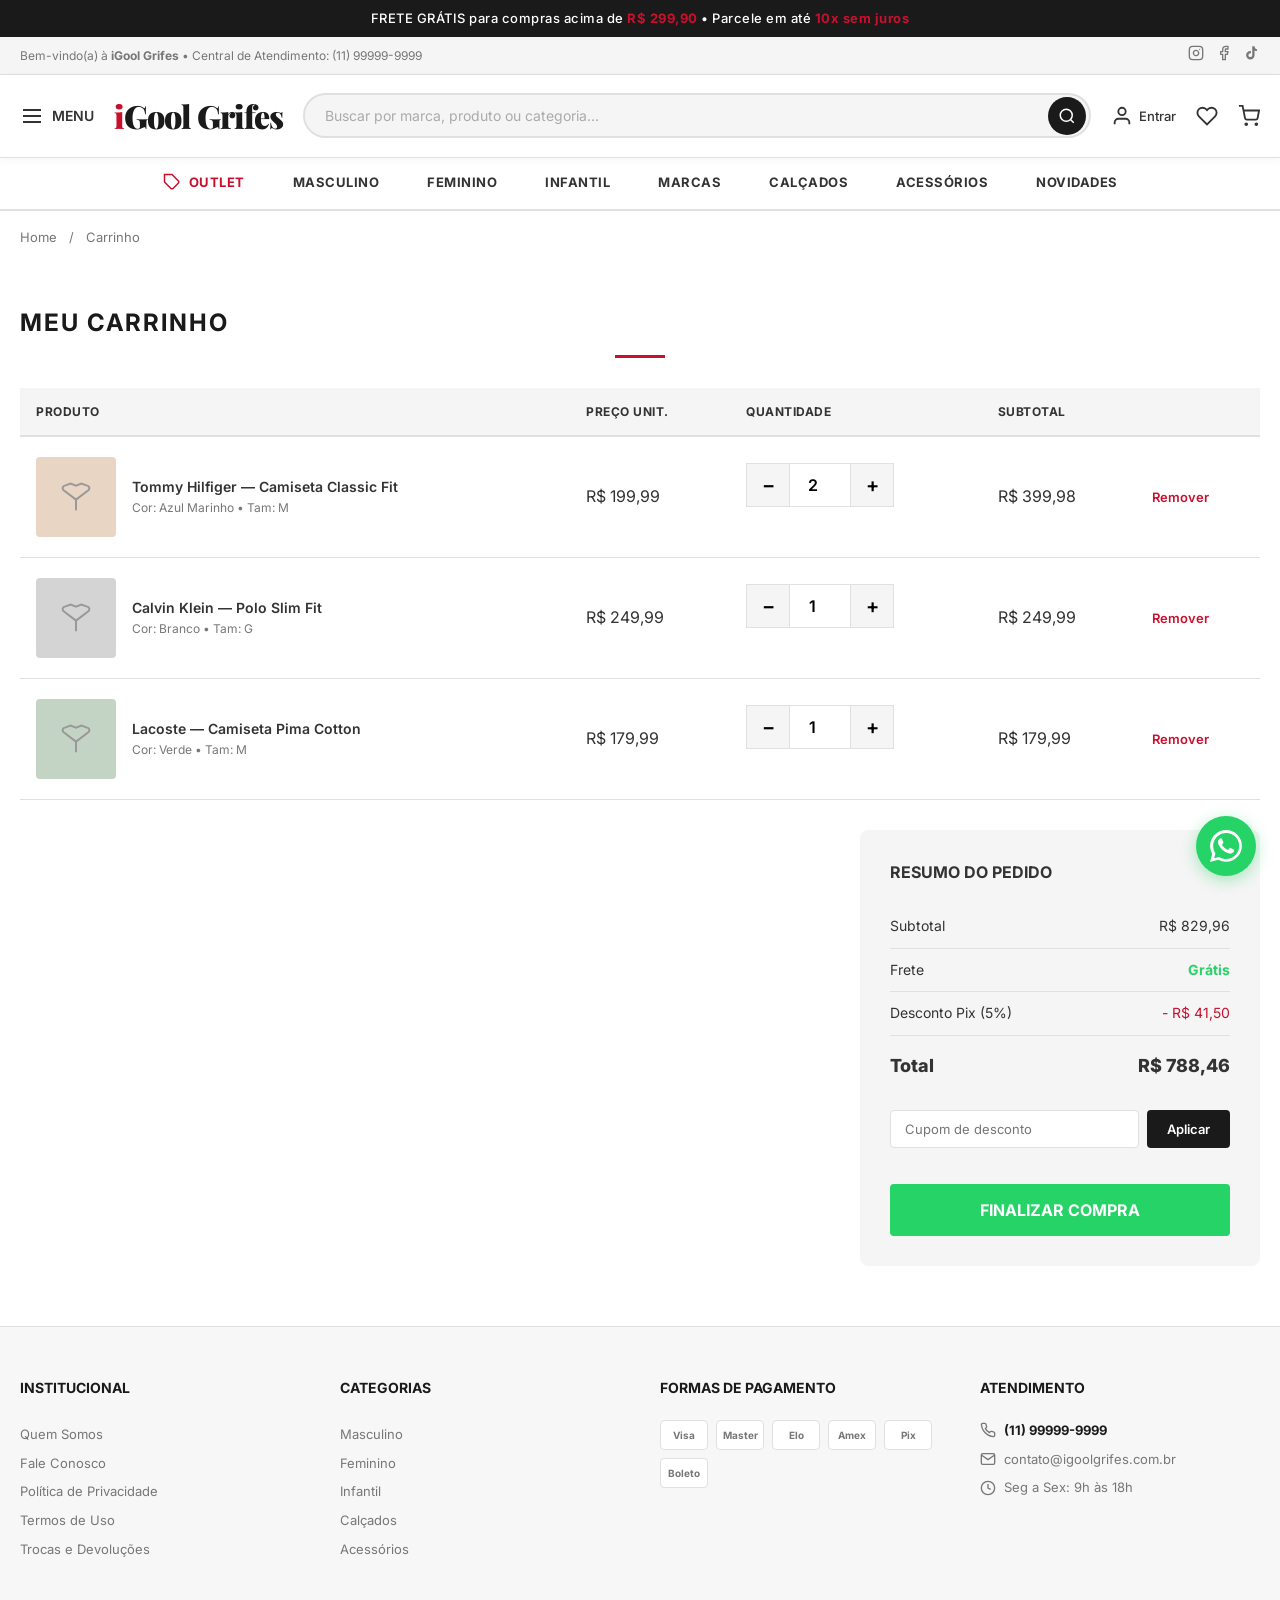
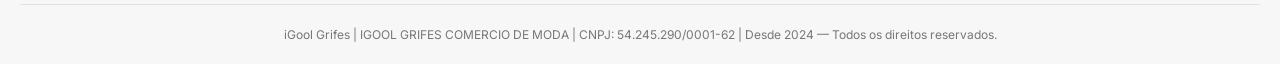
<file: carrinho.html>
<!DOCTYPE html>
<html lang="pt-BR">
<head><base target="_top">
  <meta charset="UTF-8">
  <meta name="viewport" content="width=device-width, initial-scale=1.0">
  <title>Meu Carrinho — iGool Grifes</title>
  <link rel="stylesheet" href="css/style.css">
</head>
<body>

  <!-- Top Bar -->
  <div class="top-bar">
    FRETE GRÁTIS para compras acima de <span>R$ 299,90</span> &bull; Parcele em até <span>10x sem juros</span>
  </div>

  <!-- Pre Header -->
  <div class="pre-header">
    <div class="container">
      <div>Bem-vindo(a) à <strong>iGool Grifes</strong> &bull; Central de Atendimento: (11) 99999-9999</div>
      <div class="social-icons">
        <a href="#" aria-label="Instagram">
          <svg width="16" height="16" viewBox="0 0 24 24" fill="none" stroke="currentColor" stroke-width="2" stroke-linecap="round" stroke-linejoin="round"><rect x="2" y="2" width="20" height="20" rx="5"/><path d="M16 11.37A4 4 0 1 1 12.63 8 4 4 0 0 1 16 11.37z"/><line x1="17.5" y1="6.5" x2="17.51" y2="6.5"/></svg>
        </a>
        <a href="#" aria-label="Facebook">
          <svg width="16" height="16" viewBox="0 0 24 24" fill="none" stroke="currentColor" stroke-width="2" stroke-linecap="round" stroke-linejoin="round"><path d="M18 2h-3a5 5 0 0 0-5 5v3H7v4h3v8h4v-8h3l1-4h-4V7a1 1 0 0 1 1-1h3z"/></svg>
        </a>
        <a href="#" aria-label="TikTok">
          <svg width="16" height="16" viewBox="0 0 24 24" fill="currentColor"><path d="M19.59 6.69a4.83 4.83 0 0 1-3.77-4.25V2h-3.45v13.67a2.89 2.89 0 0 1-2.88 2.5 2.89 2.89 0 0 1 0-5.78 2.92 2.92 0 0 1 .88.13V9.05a6.33 6.33 0 0 0-.88-.05 6.34 6.34 0 1 0 6.34 6.34v-7.1a8.16 8.16 0 0 0 3.76.92V6.69z"/></svg>
        </a>
      </div>
    </div>
  </div>

  <!-- Header -->
  <header class="header">
    <div class="container">
      <button class="menu-btn">
        <svg viewBox="0 0 24 24" fill="none" stroke="currentColor" stroke-width="2"><line x1="3" y1="6" x2="21" y2="6"/><line x1="3" y1="12" x2="21" y2="12"/><line x1="3" y1="18" x2="21" y2="18"/></svg>
        Menu
      </button>
      <a href="index.html" class="logo"><i>i</i>Gool Grifes</a>
      <div class="search-bar">
        <input type="text" placeholder="Buscar por marca, produto ou categoria...">
        <button aria-label="Buscar">
          <svg width="18" height="18" viewBox="0 0 24 24" fill="none" stroke="white" stroke-width="2"><circle cx="11" cy="11" r="8"/><line x1="21" y1="21" x2="16.65" y2="16.65"/></svg>
        </button>
      </div>
      <div class="header-actions">
        <a href="#" class="header-action" aria-label="Minha Conta">
          <svg viewBox="0 0 24 24" fill="none" stroke="currentColor" stroke-width="2"><path d="M20 21v-2a4 4 0 0 0-4-4H8a4 4 0 0 0-4 4v2"/><circle cx="12" cy="7" r="4"/></svg>
          <span>Entrar</span>
        </a>
        <a href="#" class="header-action" aria-label="Favoritos">
          <svg viewBox="0 0 24 24" fill="none" stroke="currentColor" stroke-width="2"><path d="M20.84 4.61a5.5 5.5 0 0 0-7.78 0L12 5.67l-1.06-1.06a5.5 5.5 0 0 0-7.78 7.78L12 21.23l8.84-8.84a5.5 5.5 0 0 0 0-7.78z"/></svg>
          <span class="badge">0</span>
        </a>
        <a href="carrinho.html" class="header-action" aria-label="Carrinho">
          <svg viewBox="0 0 24 24" fill="none" stroke="currentColor" stroke-width="2"><circle cx="9" cy="21" r="1"/><circle cx="20" cy="21" r="1"/><path d="M1 1h4l2.68 13.39a2 2 0 0 0 2 1.61h9.72a2 2 0 0 0 2-1.61L23 6H6"/></svg>
          <span class="badge">3</span>
        </a>
      </div>
    </div>
  </header>

  <!-- Navigation -->
  <nav class="nav">
    <div class="container">
      <a href="#" class="nav-item sale">
        <svg viewBox="0 0 24 24" fill="none" stroke="currentColor" stroke-width="2"><path d="M20.59 13.41l-7.17 7.17a2 2 0 0 1-2.83 0L2 12V2h10l8.59 8.59a2 2 0 0 1 0 2.82z"/><line x1="7" y1="7" x2="7.01" y2="7"/></svg>
        Outlet
      </a>
      <a href="#" class="nav-item">Masculino</a>
      <a href="#" class="nav-item">Feminino</a>
      <a href="#" class="nav-item">Infantil</a>
      <a href="#" class="nav-item">Marcas</a>
      <a href="#" class="nav-item">Calçados</a>
      <a href="#" class="nav-item">Acessórios</a>
      <a href="#" class="nav-item">Novidades</a>
    </div>
  </nav>

  <!-- Breadcrumb -->
  <div class="container">
    <div class="breadcrumb">
      <a href="index.html">Home</a> <span>/</span> Carrinho
    </div>
  </div>

  <!-- Cart Section -->
  <section class="cart-section">
    <div class="container">
      <div class="section-title" style="text-align:left; margin-bottom:30px;">
        <h2 style="text-align:left;">MEU CARRINHO</h2>
      </div>

      <!-- Cart Table -->
      <table class="cart-table">
        <thead>
          <tr>
            <th>Produto</th>
            <th>Preço Unit.</th>
            <th>Quantidade</th>
            <th>Subtotal</th>
            <th></th>
          </tr>
        </thead>
        <tbody>
          <!-- Item 1 -->
          <tr>
            <td>
              <div class="cart-product">
                <div style="width:80px;height:80px;background:#e8d5c4;border-radius:4px;display:flex;align-items:center;justify-content:center;">
                  <svg width="32" height="32" viewBox="0 0 24 24" fill="none" stroke="#999" stroke-width="1.5"><path d="M20.38 3.46L16 2 12 3.46 8 2 3.62 3.46A2 2 0 0 0 2 5.41v0a2 2 0 0 0 .74 1.56L12 14l9.26-7.03A2 2 0 0 0 22 5.41v0a2 2 0 0 0-1.62-1.95z"/><path d="M12 14v8"/></svg>
                </div>
                <div class="info">
                  <div class="name">Tommy Hilfiger — Camiseta Classic Fit</div>
                  <div class="variant">Cor: Azul Marinho &bull; Tam: M</div>
                </div>
              </div>
            </td>
            <td><span class="cart-unit-price" data-price="199.99">R$ 199,99</span></td>
            <td>
              <div class="qty-selector">
                <button class="qty-minus">−</button>
                <input type="number" value="2" min="1">
                <button class="qty-plus">+</button>
              </div>
            </td>
            <td><span class="cart-subtotal">R$ 399,98</span></td>
            <td><button class="cart-remove">Remover</button></td>
          </tr>
          <!-- Item 2 -->
          <tr>
            <td>
              <div class="cart-product">
                <div style="width:80px;height:80px;background:#d4d4d4;border-radius:4px;display:flex;align-items:center;justify-content:center;">
                  <svg width="32" height="32" viewBox="0 0 24 24" fill="none" stroke="#999" stroke-width="1.5"><path d="M20.38 3.46L16 2 12 3.46 8 2 3.62 3.46A2 2 0 0 0 2 5.41v0a2 2 0 0 0 .74 1.56L12 14l9.26-7.03A2 2 0 0 0 22 5.41v0a2 2 0 0 0-1.62-1.95z"/><path d="M12 14v8"/></svg>
                </div>
                <div class="info">
                  <div class="name">Calvin Klein — Polo Slim Fit</div>
                  <div class="variant">Cor: Branco &bull; Tam: G</div>
                </div>
              </div>
            </td>
            <td><span class="cart-unit-price" data-price="249.99">R$ 249,99</span></td>
            <td>
              <div class="qty-selector">
                <button class="qty-minus">−</button>
                <input type="number" value="1" min="1">
                <button class="qty-plus">+</button>
              </div>
            </td>
            <td><span class="cart-subtotal">R$ 249,99</span></td>
            <td><button class="cart-remove">Remover</button></td>
          </tr>
          <!-- Item 3 -->
          <tr>
            <td>
              <div class="cart-product">
                <div style="width:80px;height:80px;background:#c4d4c4;border-radius:4px;display:flex;align-items:center;justify-content:center;">
                  <svg width="32" height="32" viewBox="0 0 24 24" fill="none" stroke="#999" stroke-width="1.5"><path d="M20.38 3.46L16 2 12 3.46 8 2 3.62 3.46A2 2 0 0 0 2 5.41v0a2 2 0 0 0 .74 1.56L12 14l9.26-7.03A2 2 0 0 0 22 5.41v0a2 2 0 0 0-1.62-1.95z"/><path d="M12 14v8"/></svg>
                </div>
                <div class="info">
                  <div class="name">Lacoste — Camiseta Pima Cotton</div>
                  <div class="variant">Cor: Verde &bull; Tam: M</div>
                </div>
              </div>
            </td>
            <td><span class="cart-unit-price" data-price="179.99">R$ 179,99</span></td>
            <td>
              <div class="qty-selector">
                <button class="qty-minus">−</button>
                <input type="number" value="1" min="1">
                <button class="qty-plus">+</button>
              </div>
            </td>
            <td><span class="cart-subtotal">R$ 179,99</span></td>
            <td><button class="cart-remove">Remover</button></td>
          </tr>
        </tbody>
      </table>

      <!-- Empty cart message (hidden) -->
      <div id="empty-cart" style="display:none; text-align:center; padding:60px 0;">
        <svg width="64" height="64" viewBox="0 0 24 24" fill="none" stroke="#ccc" stroke-width="1.5"><circle cx="9" cy="21" r="1"/><circle cx="20" cy="21" r="1"/><path d="M1 1h4l2.68 13.39a2 2 0 0 0 2 1.61h9.72a2 2 0 0 0 2-1.61L23 6H6"/></svg>
        <h3 style="margin-top:20px; font-size:18px; color:#777;">Seu carrinho está vazio</h3>
        <p style="color:#aaa; margin-top:8px;">Adicione produtos e aproveite nossas ofertas!</p>
        <a href="index.html" style="display:inline-block; margin-top:20px; padding:14px 40px; background:#1a1a1a; color:#fff; font-weight:700; text-transform:uppercase; border-radius:4px;">Continuar Comprando</a>
      </div>

      <!-- Cart Summary -->
      <div class="cart-summary">
        <h3>Resumo do Pedido</h3>
        <div class="line">
          <span>Subtotal</span>
          <span id="cart-subtotal">R$ 829,96</span>
        </div>
        <div class="line">
          <span>Frete</span>
          <span style="color:#25d366; font-weight:700;">Grátis</span>
        </div>
        <div class="line">
          <span>Desconto Pix (5%)</span>
          <span id="cart-discount" style="color:#c8102e;">- R$ 41,50</span>
        </div>
        <div class="line total">
          <span>Total</span>
          <span id="cart-total">R$ 788,46</span>
        </div>
        <div class="coupon">
          <input type="text" placeholder="Cupom de desconto">
          <button>Aplicar</button>
        </div>
        <a href="checkout.html">
          <button class="btn-checkout">Finalizar Compra</button>
        </a>
      </div>

    </div>
  </section>

  <!-- Footer -->
  <footer class="footer">
    <div class="container">
      <div class="footer-grid">
        <div class="footer-col">
          <h4>Institucional</h4>
          <a href="sobre.html">Quem Somos</a>
          <a href="contato.html">Fale Conosco</a>
          <a href="#">Política de Privacidade</a>
          <a href="#">Termos de Uso</a>
          <a href="#">Trocas e Devoluções</a>
        </div>
        <div class="footer-col">
          <h4>Categorias</h4>
          <a href="#">Masculino</a>
          <a href="#">Feminino</a>
          <a href="#">Infantil</a>
          <a href="#">Calçados</a>
          <a href="#">Acessórios</a>
        </div>
        <div class="footer-col">
          <h4>Formas de Pagamento</h4>
          <div class="footer-payments">
            <div class="pay-icon">Visa</div>
            <div class="pay-icon">Master</div>
            <div class="pay-icon">Elo</div>
            <div class="pay-icon">Amex</div>
            <div class="pay-icon">Pix</div>
            <div class="pay-icon">Boleto</div>
          </div>
        </div>
        <div class="footer-col footer-contact">
          <h4>Atendimento</h4>
          <p>
            <svg viewBox="0 0 24 24" fill="none" stroke="currentColor" stroke-width="2"><path d="M22 16.92v3a2 2 0 0 1-2.18 2 19.79 19.79 0 0 1-8.63-3.07 19.5 19.5 0 0 1-6-6A19.79 19.79 0 0 1 2.12 4.18 2 2 0 0 1 4.11 2h3a2 2 0 0 1 2 1.72c.127.96.361 1.903.7 2.81a2 2 0 0 1-.45 2.11L8.09 9.91a16 16 0 0 0 6 6l1.27-1.27a2 2 0 0 1 2.11-.45c.907.339 1.85.573 2.81.7A2 2 0 0 1 22 16.92z"/></svg>
            <strong>(11) 99999-9999</strong>
          </p>
          <p>
            <svg viewBox="0 0 24 24" fill="none" stroke="currentColor" stroke-width="2"><path d="M4 4h16c1.1 0 2 .9 2 2v12c0 1.1-.9 2-2 2H4c-1.1 0-2-.9-2-2V6c0-1.1.9-2 2-2z"/><polyline points="22,6 12,13 2,6"/></svg>
            contato@igoolgrifes.com.br
          </p>
          <p>
            <svg viewBox="0 0 24 24" fill="none" stroke="currentColor" stroke-width="2"><circle cx="12" cy="12" r="10"/><polyline points="12 6 12 12 16 14"/></svg>
            Seg a Sex: 9h às 18h
          </p>
        </div>
      </div>
      <div class="footer-bottom">
        iGool Grifes | IGOOL GRIFES COMERCIO DE MODA | CNPJ: 54.245.290/0001-62 | Desde 2024 &mdash; Todos os direitos reservados.
      </div>
    </div>
  </footer>

  <!-- WhatsApp Float -->
  <a href="https://wa.me/5511999999999" target="_blank" class="whatsapp-float" aria-label="WhatsApp">
    <svg viewBox="0 0 24 24"><path d="M17.472 14.382c-.297-.149-1.758-.867-2.03-.967-.273-.099-.471-.148-.67.15-.197.297-.767.966-.94 1.164-.173.199-.347.223-.644.075-.297-.15-1.255-.463-2.39-1.475-.883-.788-1.48-1.761-1.653-2.059-.173-.297-.018-.458.13-.606.134-.133.298-.347.446-.52.149-.174.198-.298.298-.497.099-.198.05-.371-.025-.52-.075-.149-.669-1.612-.916-2.207-.242-.579-.487-.5-.669-.51-.173-.008-.371-.01-.57-.01-.198 0-.52.074-.792.372-.272.297-1.04 1.016-1.04 2.479 0 1.462 1.065 2.875 1.213 3.074.149.198 2.096 3.2 5.077 4.487.709.306 1.262.489 1.694.625.712.227 1.36.195 1.871.118.571-.085 1.758-.719 2.006-1.413.248-.694.248-1.289.173-1.413-.074-.124-.272-.198-.57-.347zM12.05 21.785c-1.738 0-3.443-.468-4.93-1.352l-.354-.21-3.667.962.979-3.572-.231-.367A9.712 9.712 0 0 1 2.34 12.05c0-5.385 4.383-9.768 9.77-9.768a9.71 9.71 0 0 1 6.912 2.863 9.71 9.71 0 0 1 2.862 6.913c-.003 5.386-4.385 9.768-9.772 9.768h-.004zM12.05.002C5.438.002.064 5.376.064 11.988a11.93 11.93 0 0 0 1.6 5.972L0 24l6.233-1.636a11.93 11.93 0 0 0 5.71 1.453h.005c6.613 0 11.987-5.374 11.99-11.986A11.91 11.91 0 0 0 20.453 3.49 11.91 11.91 0 0 0 12.05.002z"/></svg>
  </a>

  <script src="js/main.js"></script>
</body>
</html>
</file>
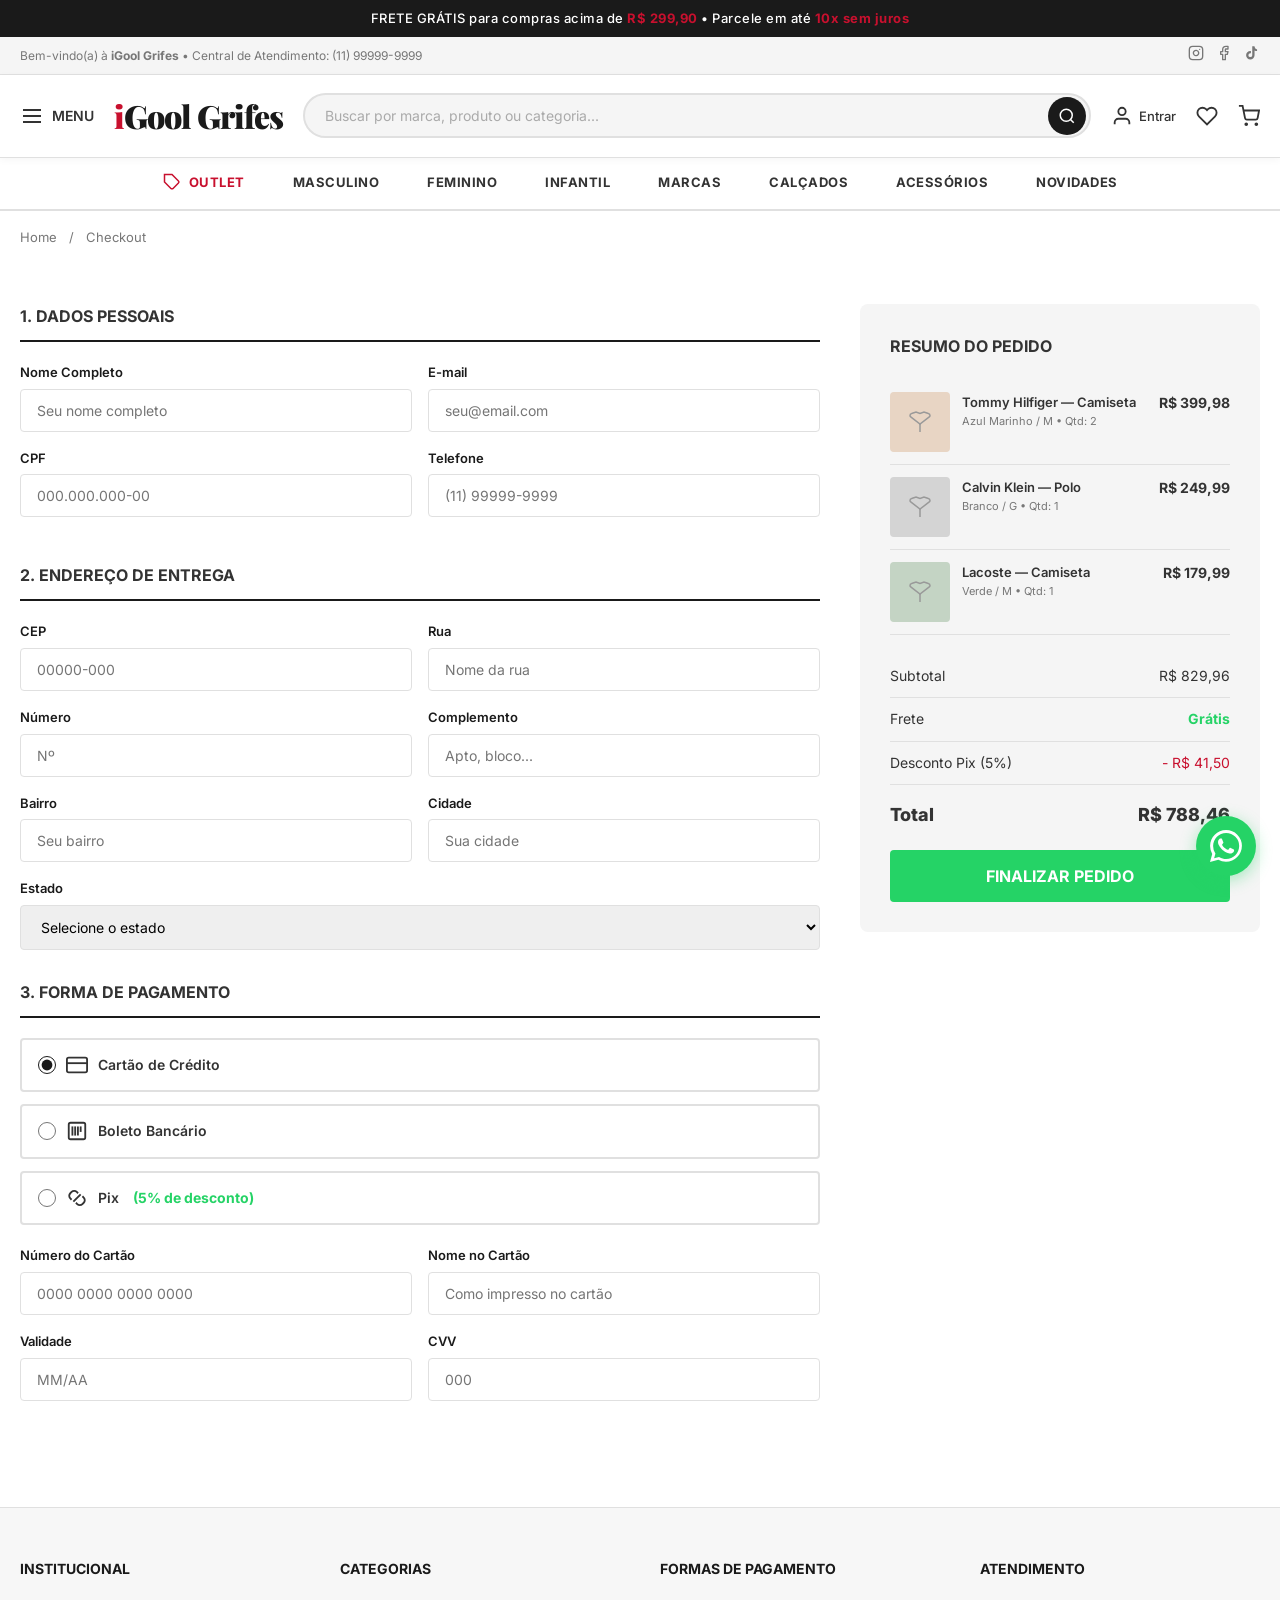
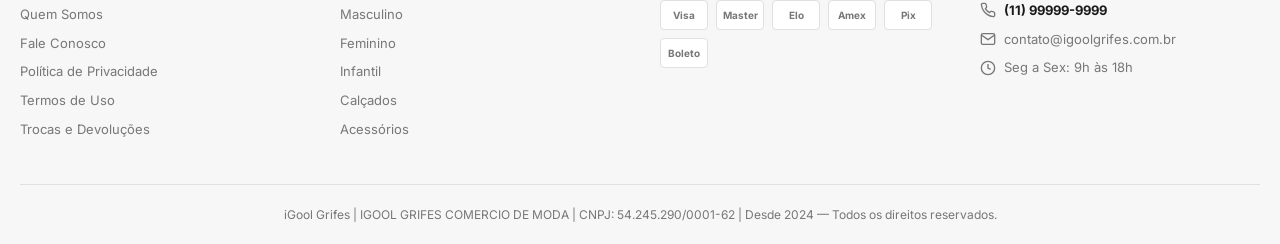
<file: checkout.html>
<!DOCTYPE html>
<html lang="pt-BR">
<head><base target="_top">
  <meta charset="UTF-8">
  <meta name="viewport" content="width=device-width, initial-scale=1.0">
  <title>Checkout — iGool Grifes</title>
  <link rel="stylesheet" href="css/style.css">
</head>
<body>

  <!-- Top Bar -->
  <div class="top-bar">
    FRETE GRÁTIS para compras acima de <span>R$ 299,90</span> &bull; Parcele em até <span>10x sem juros</span>
  </div>

  <!-- Pre Header -->
  <div class="pre-header">
    <div class="container">
      <div>Bem-vindo(a) à <strong>iGool Grifes</strong> &bull; Central de Atendimento: (11) 99999-9999</div>
      <div class="social-icons">
        <a href="#" aria-label="Instagram">
          <svg width="16" height="16" viewBox="0 0 24 24" fill="none" stroke="currentColor" stroke-width="2" stroke-linecap="round" stroke-linejoin="round"><rect x="2" y="2" width="20" height="20" rx="5"/><path d="M16 11.37A4 4 0 1 1 12.63 8 4 4 0 0 1 16 11.37z"/><line x1="17.5" y1="6.5" x2="17.51" y2="6.5"/></svg>
        </a>
        <a href="#" aria-label="Facebook">
          <svg width="16" height="16" viewBox="0 0 24 24" fill="none" stroke="currentColor" stroke-width="2" stroke-linecap="round" stroke-linejoin="round"><path d="M18 2h-3a5 5 0 0 0-5 5v3H7v4h3v8h4v-8h3l1-4h-4V7a1 1 0 0 1 1-1h3z"/></svg>
        </a>
        <a href="#" aria-label="TikTok">
          <svg width="16" height="16" viewBox="0 0 24 24" fill="currentColor"><path d="M19.59 6.69a4.83 4.83 0 0 1-3.77-4.25V2h-3.45v13.67a2.89 2.89 0 0 1-2.88 2.5 2.89 2.89 0 0 1 0-5.78 2.92 2.92 0 0 1 .88.13V9.05a6.33 6.33 0 0 0-.88-.05 6.34 6.34 0 1 0 6.34 6.34v-7.1a8.16 8.16 0 0 0 3.76.92V6.69z"/></svg>
        </a>
      </div>
    </div>
  </div>

  <!-- Header -->
  <header class="header">
    <div class="container">
      <button class="menu-btn">
        <svg viewBox="0 0 24 24" fill="none" stroke="currentColor" stroke-width="2"><line x1="3" y1="6" x2="21" y2="6"/><line x1="3" y1="12" x2="21" y2="12"/><line x1="3" y1="18" x2="21" y2="18"/></svg>
        Menu
      </button>
      <a href="index.html" class="logo"><i>i</i>Gool Grifes</a>
      <div class="search-bar">
        <input type="text" placeholder="Buscar por marca, produto ou categoria...">
        <button aria-label="Buscar">
          <svg width="18" height="18" viewBox="0 0 24 24" fill="none" stroke="white" stroke-width="2"><circle cx="11" cy="11" r="8"/><line x1="21" y1="21" x2="16.65" y2="16.65"/></svg>
        </button>
      </div>
      <div class="header-actions">
        <a href="#" class="header-action" aria-label="Minha Conta">
          <svg viewBox="0 0 24 24" fill="none" stroke="currentColor" stroke-width="2"><path d="M20 21v-2a4 4 0 0 0-4-4H8a4 4 0 0 0-4 4v2"/><circle cx="12" cy="7" r="4"/></svg>
          <span>Entrar</span>
        </a>
        <a href="#" class="header-action" aria-label="Favoritos">
          <svg viewBox="0 0 24 24" fill="none" stroke="currentColor" stroke-width="2"><path d="M20.84 4.61a5.5 5.5 0 0 0-7.78 0L12 5.67l-1.06-1.06a5.5 5.5 0 0 0-7.78 7.78L12 21.23l8.84-8.84a5.5 5.5 0 0 0 0-7.78z"/></svg>
          <span class="badge">0</span>
        </a>
        <a href="carrinho.html" class="header-action" aria-label="Carrinho">
          <svg viewBox="0 0 24 24" fill="none" stroke="currentColor" stroke-width="2"><circle cx="9" cy="21" r="1"/><circle cx="20" cy="21" r="1"/><path d="M1 1h4l2.68 13.39a2 2 0 0 0 2 1.61h9.72a2 2 0 0 0 2-1.61L23 6H6"/></svg>
          <span class="badge">3</span>
        </a>
      </div>
    </div>
  </header>

  <!-- Navigation -->
  <nav class="nav">
    <div class="container">
      <a href="#" class="nav-item sale">
        <svg viewBox="0 0 24 24" fill="none" stroke="currentColor" stroke-width="2"><path d="M20.59 13.41l-7.17 7.17a2 2 0 0 1-2.83 0L2 12V2h10l8.59 8.59a2 2 0 0 1 0 2.82z"/><line x1="7" y1="7" x2="7.01" y2="7"/></svg>
        Outlet
      </a>
      <a href="#" class="nav-item">Masculino</a>
      <a href="#" class="nav-item">Feminino</a>
      <a href="#" class="nav-item">Infantil</a>
      <a href="#" class="nav-item">Marcas</a>
      <a href="#" class="nav-item">Calçados</a>
      <a href="#" class="nav-item">Acessórios</a>
      <a href="#" class="nav-item">Novidades</a>
    </div>
  </nav>

  <!-- Breadcrumb -->
  <div class="container">
    <div class="breadcrumb">
      <a href="index.html">Home</a> <span>/</span> Checkout
    </div>
  </div>

  <!-- Checkout Section -->
  <section class="checkout-section">
    <div class="container">
      <div class="checkout-grid">

        <!-- Left: Form Steps -->
        <div>
          <form id="checkout-form">

            <!-- Step 1: Personal Data -->
            <div class="checkout-step">
              <h3>1. Dados Pessoais</h3>
              <div class="form-row">
                <div class="form-group">
                  <label for="nome">Nome Completo</label>
                  <input type="text" id="nome" placeholder="Seu nome completo" required>
                </div>
                <div class="form-group">
                  <label for="email">E-mail</label>
                  <input type="email" id="email" placeholder="seu@email.com" required>
                </div>
              </div>
              <div class="form-row">
                <div class="form-group">
                  <label for="cpf">CPF</label>
                  <input type="text" id="cpf" placeholder="000.000.000-00" required>
                </div>
                <div class="form-group">
                  <label for="telefone">Telefone</label>
                  <input type="tel" id="telefone" placeholder="(11) 99999-9999" required>
                </div>
              </div>
            </div>

            <!-- Step 2: Address -->
            <div class="checkout-step">
              <h3>2. Endereço de Entrega</h3>
              <div class="form-row">
                <div class="form-group">
                  <label for="cep">CEP</label>
                  <input type="text" id="cep" placeholder="00000-000" required>
                </div>
                <div class="form-group">
                  <label for="rua">Rua</label>
                  <input type="text" id="rua" placeholder="Nome da rua" required>
                </div>
              </div>
              <div class="form-row">
                <div class="form-group">
                  <label for="numero">Número</label>
                  <input type="text" id="numero" placeholder="Nº" required>
                </div>
                <div class="form-group">
                  <label for="complemento">Complemento</label>
                  <input type="text" id="complemento" placeholder="Apto, bloco...">
                </div>
              </div>
              <div class="form-row">
                <div class="form-group">
                  <label for="bairro">Bairro</label>
                  <input type="text" id="bairro" placeholder="Seu bairro" required>
                </div>
                <div class="form-group">
                  <label for="cidade">Cidade</label>
                  <input type="text" id="cidade" placeholder="Sua cidade" required>
                </div>
              </div>
              <div class="form-group">
                <label for="estado">Estado</label>
                <select id="estado" required>
                  <option value="">Selecione o estado</option>
                  <option value="AC">Acre</option>
                  <option value="AL">Alagoas</option>
                  <option value="AP">Amapá</option>
                  <option value="AM">Amazonas</option>
                  <option value="BA">Bahia</option>
                  <option value="CE">Ceará</option>
                  <option value="DF">Distrito Federal</option>
                  <option value="ES">Espírito Santo</option>
                  <option value="GO">Goiás</option>
                  <option value="MA">Maranhão</option>
                  <option value="MT">Mato Grosso</option>
                  <option value="MS">Mato Grosso do Sul</option>
                  <option value="MG">Minas Gerais</option>
                  <option value="PA">Pará</option>
                  <option value="PB">Paraíba</option>
                  <option value="PR">Paraná</option>
                  <option value="PE">Pernambuco</option>
                  <option value="PI">Piauí</option>
                  <option value="RJ">Rio de Janeiro</option>
                  <option value="RN">Rio Grande do Norte</option>
                  <option value="RS">Rio Grande do Sul</option>
                  <option value="RO">Rondônia</option>
                  <option value="RR">Roraima</option>
                  <option value="SC">Santa Catarina</option>
                  <option value="SP">São Paulo</option>
                  <option value="SE">Sergipe</option>
                  <option value="TO">Tocantins</option>
                </select>
              </div>
            </div>

            <!-- Step 3: Payment -->
            <div class="checkout-step">
              <h3>3. Forma de Pagamento</h3>
              <div style="display:flex; flex-direction:column; gap:12px; margin-bottom:20px;">
                <label style="display:flex; align-items:center; gap:10px; padding:14px 16px; border:2px solid var(--border); border-radius:4px; cursor:pointer; font-size:14px; font-weight:600; transition:all 0.3s;">
                  <input type="radio" name="pagamento" value="cartao" checked style="accent-color:#1a1a1a; width:18px; height:18px;">
                  <svg width="22" height="22" viewBox="0 0 24 24" fill="none" stroke="currentColor" stroke-width="2"><rect x="1" y="4" width="22" height="16" rx="2"/><line x1="1" y1="10" x2="23" y2="10"/></svg>
                  Cartão de Crédito
                </label>
                <label style="display:flex; align-items:center; gap:10px; padding:14px 16px; border:2px solid var(--border); border-radius:4px; cursor:pointer; font-size:14px; font-weight:600; transition:all 0.3s;">
                  <input type="radio" name="pagamento" value="boleto" style="accent-color:#1a1a1a; width:18px; height:18px;">
                  <svg width="22" height="22" viewBox="0 0 24 24" fill="none" stroke="currentColor" stroke-width="2"><rect x="3" y="3" width="18" height="18" rx="2"/><line x1="7" y1="7" x2="7" y2="17"/><line x1="10" y1="7" x2="10" y2="17"/><line x1="13" y1="7" x2="13" y2="17"/><line x1="16" y1="7" x2="16" y2="13"/></svg>
                  Boleto Bancário
                </label>
                <label style="display:flex; align-items:center; gap:10px; padding:14px 16px; border:2px solid var(--border); border-radius:4px; cursor:pointer; font-size:14px; font-weight:600; transition:all 0.3s;">
                  <input type="radio" name="pagamento" value="pix" style="accent-color:#1a1a1a; width:18px; height:18px;">
                  <svg width="22" height="22" viewBox="0 0 24 24" fill="none" stroke="currentColor" stroke-width="2"><path d="M13.17 6.83l-1.41-1.42a4 4 0 0 0-5.66 0l-1.41 1.42a4 4 0 0 0 0 5.66l1.41 1.41"/><path d="M10.83 17.17l1.41 1.42a4 4 0 0 0 5.66 0l1.41-1.42a4 4 0 0 0 0-5.66l-1.41-1.41"/><line x1="8" y1="16" x2="16" y2="8"/></svg>
                  Pix <span style="color:#25d366; font-weight:700; margin-left:4px;">(5% de desconto)</span>
                </label>
              </div>

              <!-- Card fields -->
              <div id="card-fields">
                <div class="form-row">
                  <div class="form-group">
                    <label for="card-number">Número do Cartão</label>
                    <input type="text" id="card-number" placeholder="0000 0000 0000 0000">
                  </div>
                  <div class="form-group">
                    <label for="card-name">Nome no Cartão</label>
                    <input type="text" id="card-name" placeholder="Como impresso no cartão">
                  </div>
                </div>
                <div class="form-row">
                  <div class="form-group">
                    <label for="card-expiry">Validade</label>
                    <input type="text" id="card-expiry" placeholder="MM/AA">
                  </div>
                  <div class="form-group">
                    <label for="card-cvv">CVV</label>
                    <input type="text" id="card-cvv" placeholder="000">
                  </div>
                </div>
              </div>
            </div>

            <button type="submit" class="btn-complete" style="display:none;">Finalizar Pedido</button>
          </form>
        </div>

        <!-- Right: Order Summary -->
        <div>
          <div class="order-summary">
            <h3>Resumo do Pedido</h3>

            <!-- Item 1 -->
            <div class="order-item">
              <div style="width:60px;height:60px;background:#e8d5c4;border-radius:4px;display:flex;align-items:center;justify-content:center;flex-shrink:0;">
                <svg width="24" height="24" viewBox="0 0 24 24" fill="none" stroke="#999" stroke-width="1.5"><path d="M20.38 3.46L16 2 12 3.46 8 2 3.62 3.46A2 2 0 0 0 2 5.41v0a2 2 0 0 0 .74 1.56L12 14l9.26-7.03A2 2 0 0 0 22 5.41v0a2 2 0 0 0-1.62-1.95z"/><path d="M12 14v8"/></svg>
              </div>
              <div class="info">
                <div class="name">Tommy Hilfiger — Camiseta</div>
                <div class="variant">Azul Marinho / M &bull; Qtd: 2</div>
              </div>
              <div class="price">R$ 399,98</div>
            </div>

            <!-- Item 2 -->
            <div class="order-item">
              <div style="width:60px;height:60px;background:#d4d4d4;border-radius:4px;display:flex;align-items:center;justify-content:center;flex-shrink:0;">
                <svg width="24" height="24" viewBox="0 0 24 24" fill="none" stroke="#999" stroke-width="1.5"><path d="M20.38 3.46L16 2 12 3.46 8 2 3.62 3.46A2 2 0 0 0 2 5.41v0a2 2 0 0 0 .74 1.56L12 14l9.26-7.03A2 2 0 0 0 22 5.41v0a2 2 0 0 0-1.62-1.95z"/><path d="M12 14v8"/></svg>
              </div>
              <div class="info">
                <div class="name">Calvin Klein — Polo</div>
                <div class="variant">Branco / G &bull; Qtd: 1</div>
              </div>
              <div class="price">R$ 249,99</div>
            </div>

            <!-- Item 3 -->
            <div class="order-item">
              <div style="width:60px;height:60px;background:#c4d4c4;border-radius:4px;display:flex;align-items:center;justify-content:center;flex-shrink:0;">
                <svg width="24" height="24" viewBox="0 0 24 24" fill="none" stroke="#999" stroke-width="1.5"><path d="M20.38 3.46L16 2 12 3.46 8 2 3.62 3.46A2 2 0 0 0 2 5.41v0a2 2 0 0 0 .74 1.56L12 14l9.26-7.03A2 2 0 0 0 22 5.41v0a2 2 0 0 0-1.62-1.95z"/><path d="M12 14v8"/></svg>
              </div>
              <div class="info">
                <div class="name">Lacoste — Camiseta</div>
                <div class="variant">Verde / M &bull; Qtd: 1</div>
              </div>
              <div class="price">R$ 179,99</div>
            </div>

            <div style="margin-top:20px;">
              <div class="line" style="display:flex;justify-content:space-between;padding:10px 0;font-size:14px;border-bottom:1px solid var(--border);">
                <span>Subtotal</span>
                <span>R$ 829,96</span>
              </div>
              <div class="line" style="display:flex;justify-content:space-between;padding:10px 0;font-size:14px;border-bottom:1px solid var(--border);">
                <span>Frete</span>
                <span style="color:#25d366; font-weight:700;">Grátis</span>
              </div>
              <div class="line" style="display:flex;justify-content:space-between;padding:10px 0;font-size:14px;border-bottom:1px solid var(--border);">
                <span>Desconto Pix (5%)</span>
                <span style="color:#c8102e;">- R$ 41,50</span>
              </div>
              <div class="line total" style="display:flex;justify-content:space-between;padding:16px 0 0;font-size:18px;font-weight:800;">
                <span>Total</span>
                <span>R$ 788,46</span>
              </div>
            </div>

            <button type="submit" form="checkout-form" class="btn-complete">Finalizar Pedido</button>
          </div>
        </div>

      </div>
    </div>
  </section>

  <!-- Footer -->
  <footer class="footer">
    <div class="container">
      <div class="footer-grid">
        <div class="footer-col">
          <h4>Institucional</h4>
          <a href="sobre.html">Quem Somos</a>
          <a href="contato.html">Fale Conosco</a>
          <a href="#">Política de Privacidade</a>
          <a href="#">Termos de Uso</a>
          <a href="#">Trocas e Devoluções</a>
        </div>
        <div class="footer-col">
          <h4>Categorias</h4>
          <a href="#">Masculino</a>
          <a href="#">Feminino</a>
          <a href="#">Infantil</a>
          <a href="#">Calçados</a>
          <a href="#">Acessórios</a>
        </div>
        <div class="footer-col">
          <h4>Formas de Pagamento</h4>
          <div class="footer-payments">
            <div class="pay-icon">Visa</div>
            <div class="pay-icon">Master</div>
            <div class="pay-icon">Elo</div>
            <div class="pay-icon">Amex</div>
            <div class="pay-icon">Pix</div>
            <div class="pay-icon">Boleto</div>
          </div>
        </div>
        <div class="footer-col footer-contact">
          <h4>Atendimento</h4>
          <p>
            <svg viewBox="0 0 24 24" fill="none" stroke="currentColor" stroke-width="2"><path d="M22 16.92v3a2 2 0 0 1-2.18 2 19.79 19.79 0 0 1-8.63-3.07 19.5 19.5 0 0 1-6-6A19.79 19.79 0 0 1 2.12 4.18 2 2 0 0 1 4.11 2h3a2 2 0 0 1 2 1.72c.127.96.361 1.903.7 2.81a2 2 0 0 1-.45 2.11L8.09 9.91a16 16 0 0 0 6 6l1.27-1.27a2 2 0 0 1 2.11-.45c.907.339 1.85.573 2.81.7A2 2 0 0 1 22 16.92z"/></svg>
            <strong>(11) 99999-9999</strong>
          </p>
          <p>
            <svg viewBox="0 0 24 24" fill="none" stroke="currentColor" stroke-width="2"><path d="M4 4h16c1.1 0 2 .9 2 2v12c0 1.1-.9 2-2 2H4c-1.1 0-2-.9-2-2V6c0-1.1.9-2 2-2z"/><polyline points="22,6 12,13 2,6"/></svg>
            contato@igoolgrifes.com.br
          </p>
          <p>
            <svg viewBox="0 0 24 24" fill="none" stroke="currentColor" stroke-width="2"><circle cx="12" cy="12" r="10"/><polyline points="12 6 12 12 16 14"/></svg>
            Seg a Sex: 9h às 18h
          </p>
        </div>
      </div>
      <div class="footer-bottom">
        iGool Grifes | IGOOL GRIFES COMERCIO DE MODA | CNPJ: 54.245.290/0001-62 | Desde 2024 &mdash; Todos os direitos reservados.
      </div>
    </div>
  </footer>

  <!-- WhatsApp Float -->
  <a href="https://wa.me/5511999999999" target="_blank" class="whatsapp-float" aria-label="WhatsApp">
    <svg viewBox="0 0 24 24"><path d="M17.472 14.382c-.297-.149-1.758-.867-2.03-.967-.273-.099-.471-.148-.67.15-.197.297-.767.966-.94 1.164-.173.199-.347.223-.644.075-.297-.15-1.255-.463-2.39-1.475-.883-.788-1.48-1.761-1.653-2.059-.173-.297-.018-.458.13-.606.134-.133.298-.347.446-.52.149-.174.198-.298.298-.497.099-.198.05-.371-.025-.52-.075-.149-.669-1.612-.916-2.207-.242-.579-.487-.5-.669-.51-.173-.008-.371-.01-.57-.01-.198 0-.52.074-.792.372-.272.297-1.04 1.016-1.04 2.479 0 1.462 1.065 2.875 1.213 3.074.149.198 2.096 3.2 5.077 4.487.709.306 1.262.489 1.694.625.712.227 1.36.195 1.871.118.571-.085 1.758-.719 2.006-1.413.248-.694.248-1.289.173-1.413-.074-.124-.272-.198-.57-.347zM12.05 21.785c-1.738 0-3.443-.468-4.93-1.352l-.354-.21-3.667.962.979-3.572-.231-.367A9.712 9.712 0 0 1 2.34 12.05c0-5.385 4.383-9.768 9.77-9.768a9.71 9.71 0 0 1 6.912 2.863 9.71 9.71 0 0 1 2.862 6.913c-.003 5.386-4.385 9.768-9.772 9.768h-.004zM12.05.002C5.438.002.064 5.376.064 11.988a11.93 11.93 0 0 0 1.6 5.972L0 24l6.233-1.636a11.93 11.93 0 0 0 5.71 1.453h.005c6.613 0 11.987-5.374 11.99-11.986A11.91 11.91 0 0 0 20.453 3.49 11.91 11.91 0 0 0 12.05.002z"/></svg>
  </a>

  <script src="js/main.js"></script>
</body>
</html>
</file>
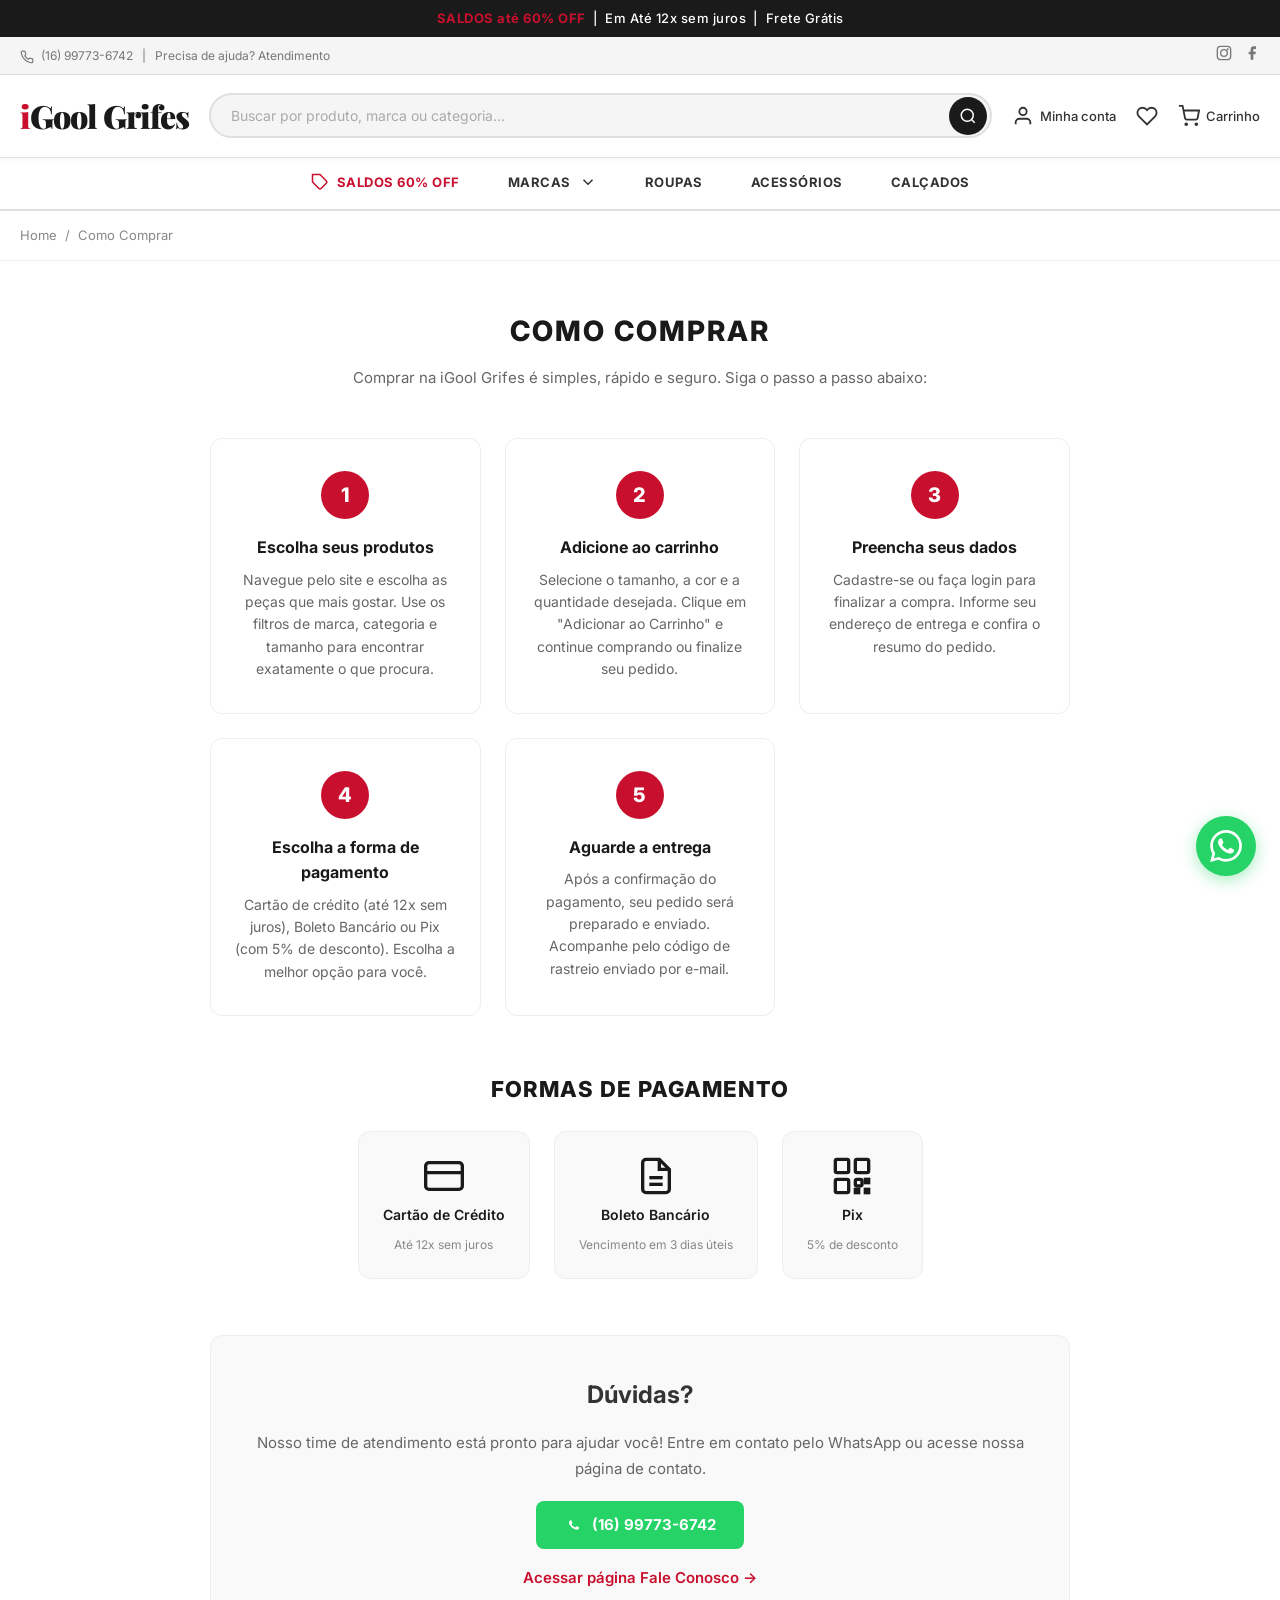
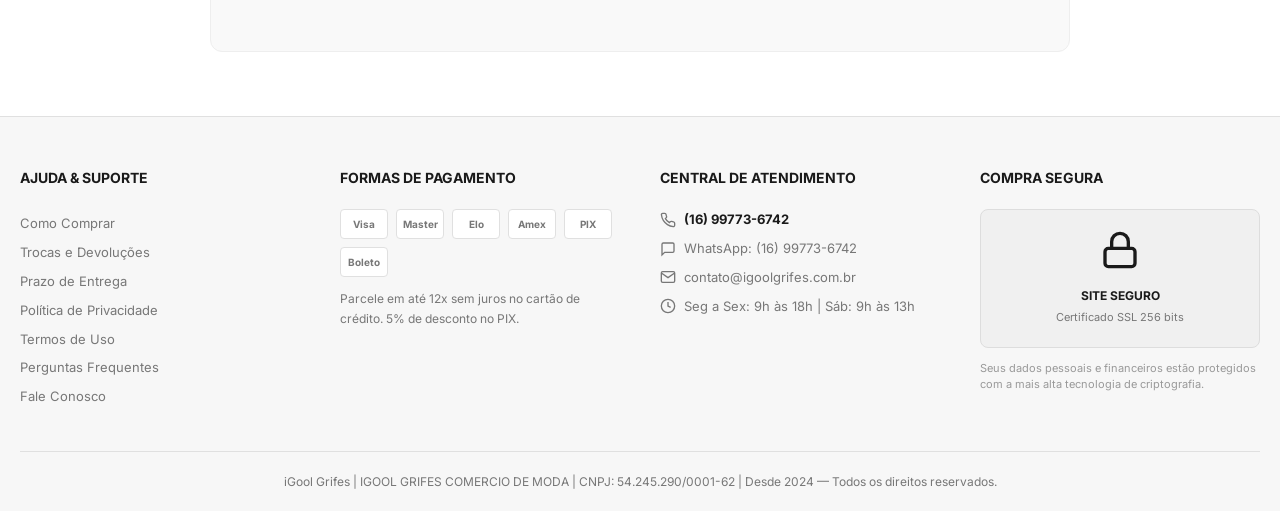
<file: como-comprar.html>
<!DOCTYPE html>
<html lang="pt-BR">
<head><base target="_top">
  <meta charset="UTF-8">
  <meta name="viewport" content="width=device-width, initial-scale=1.0">
  <title>Como Comprar — iGool Grifes</title>
  <meta name="description" content="Saiba como comprar na iGool Grifes. Passo a passo simples, formas de pagamento e atendimento.">
  <link rel="stylesheet" href="css/style.css">
  <style>
    .page-breadcrumb{padding:14px 0;font-size:13px;color:#888;border-bottom:1px solid #eee;}
    .page-breadcrumb a{color:#888;text-decoration:none;}
    .page-breadcrumb a:hover{color:#c8102e;}
    .page-title{text-align:center;padding:48px 0 12px;font-size:28px;font-weight:800;letter-spacing:2px;color:#1a1a1a;}
    .page-subtitle{text-align:center;color:#666;font-size:15px;margin-bottom:48px;}
    .steps-grid{display:grid;grid-template-columns:repeat(auto-fit,minmax(260px,1fr));gap:24px;margin-bottom:56px;}
    .step-card{background:#fff;border:1px solid #eee;border-radius:12px;padding:32px 24px;text-align:center;position:relative;transition:box-shadow .3s;}
    .step-card:hover{box-shadow:0 8px 24px rgba(0,0,0,.08);}
    .step-number{display:inline-flex;align-items:center;justify-content:center;width:48px;height:48px;border-radius:50%;background:#c8102e;color:#fff;font-size:20px;font-weight:800;margin-bottom:16px;}
    .step-card h3{font-size:16px;font-weight:700;margin-bottom:8px;color:#1a1a1a;}
    .step-card p{font-size:14px;color:#666;line-height:1.6;}
    .section-block{margin-bottom:56px;}
    .section-block h2{font-size:22px;font-weight:800;letter-spacing:1px;color:#1a1a1a;margin-bottom:24px;text-align:center;text-transform:uppercase;}
    .payment-icons{display:flex;justify-content:center;gap:24px;flex-wrap:wrap;margin-top:16px;}
    .payment-icon{display:flex;flex-direction:column;align-items:center;gap:8px;padding:24px;background:#f9f9f9;border-radius:12px;min-width:140px;border:1px solid #eee;}
    .payment-icon svg{width:40px;height:40px;color:#1a1a1a;}
    .payment-icon span{font-size:14px;font-weight:600;color:#1a1a1a;}
    .payment-icon small{font-size:12px;color:#888;}
    .contact-box{text-align:center;background:#f9f9f9;border-radius:12px;padding:40px;border:1px solid #eee;}
    .contact-box h2{margin-bottom:16px;}
    .contact-box p{font-size:15px;color:#666;margin-bottom:20px;line-height:1.7;}
    .contact-box .btn-whatsapp-inline{display:inline-flex;align-items:center;gap:8px;background:#25d366;color:#fff;padding:12px 28px;border-radius:8px;font-weight:700;text-decoration:none;font-size:15px;transition:background .3s;}
    .contact-box .btn-whatsapp-inline:hover{background:#1da851;}
    .page-content{max-width:900px;margin:0 auto;padding:0 20px 64px;}
  </style>
</head>
<body>

  <!-- ════════ TOP BAR ════════ -->
  <div class="top-bar">
    <span>SALDOS até 60% OFF</span> &nbsp;|&nbsp; Em Até 12x sem juros &nbsp;|&nbsp; Frete Grátis
  </div>

  <!-- ════════ PRE-HEADER ════════ -->
  <div class="pre-header">
    <div class="container">
      <div>
        <a href="tel:+5516997736742">
          <svg style="width:14px;height:14px;vertical-align:middle;margin-right:4px" viewBox="0 0 24 24" fill="none" stroke="currentColor" stroke-width="2"><path d="M22 16.92v3a2 2 0 01-2.18 2 19.79 19.79 0 01-8.63-3.07 19.5 19.5 0 01-6-6A19.79 19.79 0 012.12 4.18 2 2 0 014.11 2h3a2 2 0 012 1.72c.127.96.361 1.903.7 2.81a2 2 0 01-.45 2.11L8.09 9.91a16 16 0 006 6l1.27-1.27a2 2 0 012.11-.45c.907.339 1.85.573 2.81.7A2 2 0 0122 16.92z"/></svg>
          (16) 99773-6742
        </a>
        &nbsp;&nbsp;|&nbsp;&nbsp;
        <a href="contato.html">Precisa de ajuda? Atendimento</a>
      </div>
      <div class="social-icons">
        <a href="#" aria-label="Instagram">
          <svg style="width:16px;height:16px" viewBox="0 0 24 24" fill="none" stroke="currentColor" stroke-width="2"><rect x="2" y="2" width="20" height="20" rx="5"/><circle cx="12" cy="12" r="5"/><circle cx="17.5" cy="6.5" r="1.5" fill="currentColor" stroke="none"/></svg>
        </a>
        <a href="#" aria-label="Facebook">
          <svg style="width:16px;height:16px" viewBox="0 0 24 24" fill="currentColor"><path d="M18 2h-3a5 5 0 00-5 5v3H7v4h3v8h4v-8h3l1-4h-4V7a1 1 0 011-1h3V2z"/></svg>
        </a>
      </div>
    </div>
  </div>

  <!-- ════════ HEADER ════════ -->
  <header class="header">
    <div class="container">
      <a href="index.html" class="logo"><i>i</i>Gool Grifes</a>
      <div class="search-bar">
        <input type="text" placeholder="Buscar por produto, marca ou categoria...">
        <button aria-label="Buscar">
          <svg viewBox="0 0 24 24" fill="none" stroke="white" stroke-width="2" width="18" height="18"><circle cx="11" cy="11" r="8"/><line x1="21" y1="21" x2="16.65" y2="16.65"/></svg>
        </button>
      </div>
      <div class="header-actions">
        <a href="#" class="header-action">
          <svg viewBox="0 0 24 24" fill="none" stroke="currentColor" stroke-width="2"><path d="M20 21v-2a4 4 0 00-4-4H8a4 4 0 00-4 4v2"/><circle cx="12" cy="7" r="4"/></svg>
          <span>Minha conta</span>
        </a>
        <a href="#" class="header-action">
          <svg viewBox="0 0 24 24" fill="none" stroke="currentColor" stroke-width="2"><path d="M20.84 4.61a5.5 5.5 0 00-7.78 0L12 5.67l-1.06-1.06a5.5 5.5 0 00-7.78 7.78l1.06 1.06L12 21.23l7.78-7.78 1.06-1.06a5.5 5.5 0 000-7.78z"/></svg>
        </a>
        <a href="carrinho.html" class="header-action">
          <svg viewBox="0 0 24 24" fill="none" stroke="currentColor" stroke-width="2"><circle cx="9" cy="21" r="1"/><circle cx="20" cy="21" r="1"/><path d="M1 1h4l2.68 13.39a2 2 0 002 1.61h9.72a2 2 0 002-1.61L23 6H6"/></svg>
          <span>Carrinho</span>
          <span class="badge">0</span>
        </a>
      </div>
    </div>
  </header>

  <!-- ════════ NAV ════════ -->
  <nav class="nav">
    <div class="container">
      <a href="#" class="nav-item sale">
        <svg viewBox="0 0 24 24" fill="none" stroke="currentColor" stroke-width="2"><path d="M20.59 13.41l-7.17 7.17a2 2 0 01-2.83 0L2 12V2h10l8.59 8.59a2 2 0 010 2.82z"/><line x1="7" y1="7" x2="7.01" y2="7"/></svg>
        SALDOS 60% OFF
      </a>
      <div class="nav-item">
        MARCAS
        <svg viewBox="0 0 24 24" fill="none" stroke="currentColor" stroke-width="2"><polyline points="6 9 12 15 18 9"/></svg>
        <div class="nav-dropdown mega">
          <div class="brands-grid">
            <a href="marca.html?marca=tommy-hilfiger">Tommy Hilfiger</a>
            <a href="marca.html?marca=calvin-klein">Calvin Klein</a>
            <a href="marca.html?marca=lacoste">Lacoste</a>
            <a href="marca.html?marca=ralph-lauren">Ralph Lauren</a>
            <a href="marca.html?marca=hugo-boss">Hugo Boss</a>
            <a href="marca.html?marca=diesel">Diesel</a>
            <a href="marca.html?marca=armani-exchange">Armani Exchange</a>
            <a href="marca.html?marca=reserva">Reserva</a>
            <a href="marca.html?marca=osklen">Osklen</a>
            <a href="marca.html?marca=john-john">John John</a>
            <a href="marca.html?marca=colcci">Colcci</a>
            <a href="marca.html?marca=ellus">Ellus</a>
            <a href="marca.html?marca=forum">Forum</a>
            <a href="marca.html?marca=nike">Nike</a>
            <a href="marca.html?marca=adidas">Adidas</a>
            <a href="marca.html?marca=puma">Puma</a>
            <a href="marca.html?marca=fila">Fila</a>
            <a href="marca.html?marca=new-balance">New Balance</a>
            <a href="marca.html?marca=vans">Vans</a>
            <a href="marca.html?marca=levis">Levi's</a>
          </div>
          <a href="produtos.html" style="display:block;text-align:center;margin-top:16px;font-weight:700;color:#c8102e;text-transform:uppercase;font-size:12px;letter-spacing:1px;">Ver Todas as Marcas →</a>
        </div>
      </div>
      <a href="#" class="nav-item">ROUPAS</a>
      <a href="#" class="nav-item">ACESSÓRIOS</a>
      <a href="#" class="nav-item">CALÇADOS</a>
    </div>
  </nav>

  <!-- ════════ BREADCRUMB ════════ -->
  <div class="page-breadcrumb">
    <div class="container">
      <a href="index.html">Home</a> &nbsp;/&nbsp; Como Comprar
    </div>
  </div>

  <!-- ════════ CONTENT ════════ -->
  <div class="page-content">
    <h1 class="page-title">COMO COMPRAR</h1>
    <p class="page-subtitle">Comprar na iGool Grifes é simples, rápido e seguro. Siga o passo a passo abaixo:</p>

    <div class="steps-grid">
      <div class="step-card">
        <div class="step-number">1</div>
        <h3>Escolha seus produtos</h3>
        <p>Navegue pelo site e escolha as peças que mais gostar. Use os filtros de marca, categoria e tamanho para encontrar exatamente o que procura.</p>
      </div>
      <div class="step-card">
        <div class="step-number">2</div>
        <h3>Adicione ao carrinho</h3>
        <p>Selecione o tamanho, a cor e a quantidade desejada. Clique em "Adicionar ao Carrinho" e continue comprando ou finalize seu pedido.</p>
      </div>
      <div class="step-card">
        <div class="step-number">3</div>
        <h3>Preencha seus dados</h3>
        <p>Cadastre-se ou faça login para finalizar a compra. Informe seu endereço de entrega e confira o resumo do pedido.</p>
      </div>
      <div class="step-card">
        <div class="step-number">4</div>
        <h3>Escolha a forma de pagamento</h3>
        <p>Cartão de crédito (até 12x sem juros), Boleto Bancário ou Pix (com 5% de desconto). Escolha a melhor opção para você.</p>
      </div>
      <div class="step-card">
        <div class="step-number">5</div>
        <h3>Aguarde a entrega</h3>
        <p>Após a confirmação do pagamento, seu pedido será preparado e enviado. Acompanhe pelo código de rastreio enviado por e-mail.</p>
      </div>
    </div>

    <!-- FORMAS DE PAGAMENTO -->
    <div class="section-block">
      <h2>Formas de Pagamento</h2>
      <div class="payment-icons">
        <div class="payment-icon">
          <svg viewBox="0 0 24 24" fill="none" stroke="currentColor" stroke-width="2"><rect x="1" y="4" width="22" height="16" rx="2"/><line x1="1" y1="10" x2="23" y2="10"/></svg>
          <span>Cartão de Crédito</span>
          <small>Até 12x sem juros</small>
        </div>
        <div class="payment-icon">
          <svg viewBox="0 0 24 24" fill="none" stroke="currentColor" stroke-width="2"><path d="M14 2H6a2 2 0 00-2 2v16a2 2 0 002 2h12a2 2 0 002-2V8z"/><polyline points="14 2 14 8 20 8"/><line x1="16" y1="13" x2="8" y2="13"/><line x1="16" y1="17" x2="8" y2="17"/></svg>
          <span>Boleto Bancário</span>
          <small>Vencimento em 3 dias úteis</small>
        </div>
        <div class="payment-icon">
          <svg viewBox="0 0 24 24" fill="none" stroke="currentColor" stroke-width="2"><rect x="2" y="2" width="8" height="8" rx="1"/><rect x="14" y="2" width="8" height="8" rx="1"/><rect x="2" y="14" width="8" height="8" rx="1"/><rect x="14" y="14" width="4" height="4" rx="1"/><rect x="20" y="14" width="2" height="2"/><rect x="14" y="20" width="2" height="2"/><rect x="20" y="20" width="2" height="2"/></svg>
          <span>Pix</span>
          <small>5% de desconto</small>
        </div>
      </div>
    </div>

    <!-- DÚVIDAS -->
    <div class="contact-box">
      <h2>Dúvidas?</h2>
      <p>Nosso time de atendimento está pronto para ajudar você! Entre em contato pelo WhatsApp ou acesse nossa página de contato.</p>
      <a href="https://wa.me/5516997736742" target="_blank" class="btn-whatsapp-inline">
        <svg viewBox="0 0 24 24" fill="currentColor" width="20" height="20" style="width:20px;height:20px;"><path d="M17.472 14.382c-.297-.149-1.758-.867-2.03-.967-.273-.099-.471-.148-.67.15-.197.297-.767.966-.94 1.164-.173.199-.347.223-.644.075-.297-.15-1.255-.463-2.39-1.475-.883-.788-1.48-1.761-1.653-2.059-.173-.297-.018-.458.13-.606.134-.133.298-.347.446-.52.149-.174.198-.298.298-.497.099-.198.05-.371-.025-.52-.075-.149-.669-1.612-.916-2.207-.242-.579-.487-.5-.669-.51-.173-.008-.371-.01-.57-.01-.198 0-.52.074-.792.372-.272.297-1.04 1.016-1.04 2.479 0 1.462 1.065 2.875 1.213 3.074.149.198 2.096 3.2 5.077 4.487.709.306 1.262.489 1.694.625.712.227 1.36.195 1.871.118.571-.085 1.758-.719 2.006-1.413.248-.694.248-1.289.173-1.413-.074-.124-.272-.198-.57-.347z"/></svg>
        (16) 99773-6742
      </a>
      <p style="margin-top:16px;"><a href="contato.html" style="color:#c8102e;font-weight:600;">Acessar página Fale Conosco →</a></p>
    </div>
  </div>

  <!-- ════════ FOOTER ════════ -->
  <footer class="footer">
    <div class="container">
      <div class="footer-grid">
        <div class="footer-col">
          <h4>Ajuda &amp; Suporte</h4>
          <a href="como-comprar.html">Como Comprar</a>
          <a href="trocas-devolucoes.html">Trocas e Devoluções</a>
          <a href="prazo-entrega.html">Prazo de Entrega</a>
          <a href="politica-privacidade.html">Política de Privacidade</a>
          <a href="termos-uso.html">Termos de Uso</a>
          <a href="perguntas-frequentes.html">Perguntas Frequentes</a>
          <a href="contato.html">Fale Conosco</a>
        </div>
        <div class="footer-col">
          <h4>Formas de Pagamento</h4>
          <div class="footer-payments">
            <div class="pay-icon">Visa</div>
            <div class="pay-icon">Master</div>
            <div class="pay-icon">Elo</div>
            <div class="pay-icon">Amex</div>
            <div class="pay-icon">PIX</div>
            <div class="pay-icon">Boleto</div>
          </div>
          <p style="font-size:12px;color:#777;margin-top:12px;">Parcele em até 12x sem juros no cartão de crédito. 5% de desconto no PIX.</p>
        </div>
        <div class="footer-col footer-contact">
          <h4>Central de Atendimento</h4>
          <p>
            <svg viewBox="0 0 24 24" fill="none" stroke="currentColor" stroke-width="2"><path d="M22 16.92v3a2 2 0 01-2.18 2 19.79 19.79 0 01-8.63-3.07 19.5 19.5 0 01-6-6A19.79 19.79 0 012.12 4.18 2 2 0 014.11 2h3a2 2 0 012 1.72c.127.96.361 1.903.7 2.81a2 2 0 01-.45 2.11L8.09 9.91a16 16 0 006 6l1.27-1.27a2 2 0 012.11-.45c.907.339 1.85.573 2.81.7A2 2 0 0122 16.92z"/></svg>
            <strong>(16) 99773-6742</strong>
          </p>
          <p>
            <svg viewBox="0 0 24 24" fill="none" stroke="currentColor" stroke-width="2"><path d="M21 15a2 2 0 01-2 2H7l-4 4V5a2 2 0 012-2h14a2 2 0 012 2z"/></svg>
            WhatsApp: (16) 99773-6742
          </p>
          <p>
            <svg viewBox="0 0 24 24" fill="none" stroke="currentColor" stroke-width="2"><path d="M4 4h16c1.1 0 2 .9 2 2v12c0 1.1-.9 2-2 2H4c-1.1 0-2-.9-2-2V6c0-1.1.9-2 2-2z"/><polyline points="22,6 12,13 2,6"/></svg>
            contato@igoolgrifes.com.br
          </p>
          <p>
            <svg viewBox="0 0 24 24" fill="none" stroke="currentColor" stroke-width="2"><circle cx="12" cy="12" r="10"/><polyline points="12 6 12 12 16 14"/></svg>
            Seg a Sex: 9h às 18h | Sáb: 9h às 13h
          </p>
        </div>
        <div class="footer-col">
          <h4>Compra Segura</h4>
          <div style="background:#f0f0f0;border:1px solid #ddd;border-radius:8px;padding:20px;text-align:center;">
            <svg style="width:40px;height:40px;margin-bottom:8px;" viewBox="0 0 24 24" fill="none" stroke="#1a1a1a" stroke-width="2"><rect x="3" y="11" width="18" height="11" rx="2"/><path d="M7 11V7a5 5 0 0110 0v4"/></svg>
            <p style="font-size:12px;font-weight:700;color:#1a1a1a;margin:0;">SITE SEGURO</p>
            <p style="font-size:11px;color:#777;margin:4px 0 0;">Certificado SSL 256 bits</p>
          </div>
          <p style="font-size:11px;color:#999;margin-top:12px;line-height:1.5;">Seus dados pessoais e financeiros estão protegidos com a mais alta tecnologia de criptografia.</p>
        </div>
      </div>
      <div class="footer-bottom">
        <p>iGool Grifes | IGOOL GRIFES COMERCIO DE MODA | CNPJ: 54.245.290/0001-62 | Desde 2024 &mdash; Todos os direitos reservados.</p>
      </div>
    </div>
  </footer>

  <!-- ════════ WHATSAPP FLOAT ════════ -->
  <a href="https://wa.me/5516997736742" target="_blank" class="whatsapp-float" aria-label="WhatsApp">
    <svg viewBox="0 0 24 24"><path d="M17.472 14.382c-.297-.149-1.758-.867-2.03-.967-.273-.099-.471-.148-.67.15-.197.297-.767.966-.94 1.164-.173.199-.347.223-.644.075-.297-.15-1.255-.463-2.39-1.475-.883-.788-1.48-1.761-1.653-2.059-.173-.297-.018-.458.13-.606.134-.133.298-.347.446-.52.149-.174.198-.298.298-.497.099-.198.05-.371-.025-.52-.075-.149-.669-1.612-.916-2.207-.242-.579-.487-.5-.669-.51-.173-.008-.371-.01-.57-.01-.198 0-.52.074-.792.372-.272.297-1.04 1.016-1.04 2.479 0 1.462 1.065 2.875 1.213 3.074.149.198 2.096 3.2 5.077 4.487.709.306 1.262.489 1.694.625.712.227 1.36.195 1.871.118.571-.085 1.758-.719 2.006-1.413.248-.694.248-1.289.173-1.413-.074-.124-.272-.198-.57-.347m-5.421 7.403h-.004a9.87 9.87 0 01-5.031-1.378l-.361-.214-3.741.982.998-3.648-.235-.374a9.86 9.86 0 01-1.51-5.26c.001-5.45 4.436-9.884 9.888-9.884 2.64 0 5.122 1.03 6.988 2.898a9.825 9.825 0 012.893 6.994c-.003 5.45-4.437 9.884-9.885 9.884m8.413-18.297A11.815 11.815 0 0012.05 0C5.495 0 .16 5.335.157 11.892c0 2.096.547 4.142 1.588 5.945L.057 24l6.305-1.654a11.882 11.882 0 005.683 1.448h.005c6.554 0 11.89-5.335 11.893-11.893a11.821 11.821 0 00-3.48-8.413z"/></svg>
  </a>

  <script src="js/main.js"></script>
</body>
</html>
</file>
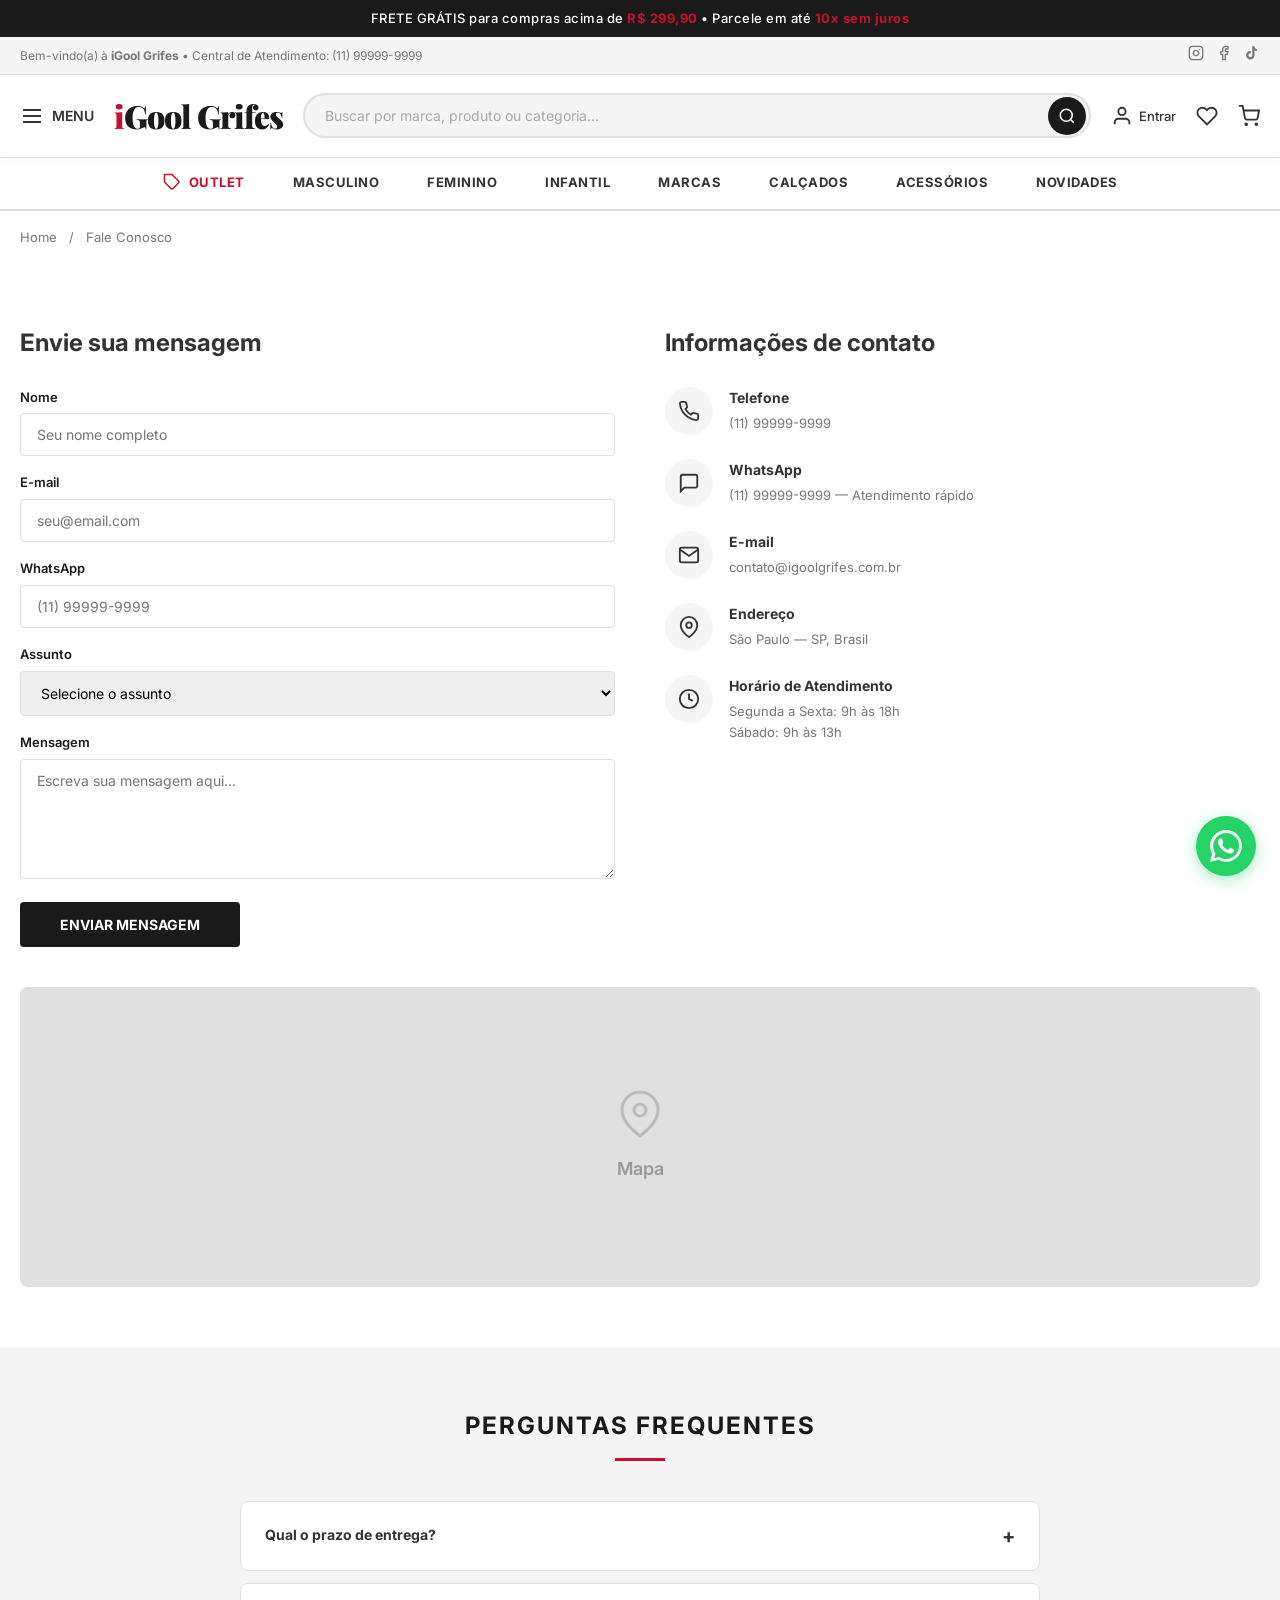
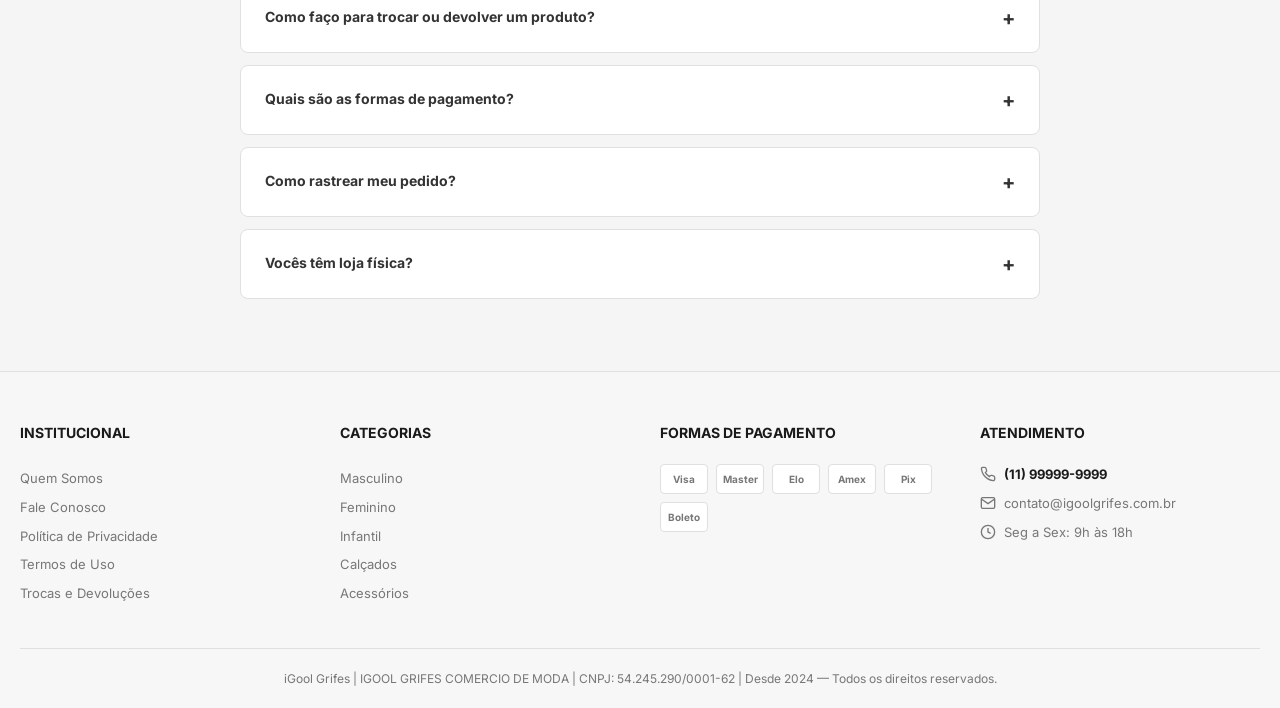
<file: contato.html>
<!DOCTYPE html>
<html lang="pt-BR">
<head><base target="_top">
  <meta charset="UTF-8">
  <meta name="viewport" content="width=device-width, initial-scale=1.0">
  <title>Fale Conosco — iGool Grifes</title>
  <link rel="stylesheet" href="css/style.css">
  <style>
    /* FAQ Accordion (page-specific) */
    .faq-section { padding: 60px 0; background: var(--bg-light); }
    .faq-item { border: 1px solid var(--border); border-radius: var(--radius); margin-bottom: 12px; background: var(--bg); overflow: hidden; }
    .faq-question {
      padding: 18px 24px;
      font-size: 14px;
      font-weight: 700;
      cursor: pointer;
      display: flex;
      justify-content: space-between;
      align-items: center;
      transition: all 0.3s ease;
    }
    .faq-question:hover { color: var(--secondary); }
    .faq-question .icon { font-size: 20px; transition: transform 0.3s; }
    .faq-item.active .faq-question .icon { transform: rotate(45deg); }
    .faq-answer {
      max-height: 0;
      overflow: hidden;
      transition: max-height 0.4s ease, padding 0.3s ease;
      padding: 0 24px;
      font-size: 13px;
      line-height: 1.8;
      color: var(--text-light);
    }
    .faq-item.active .faq-answer { max-height: 300px; padding: 0 24px 20px; }
    .map-placeholder {
      width: 100%;
      height: 300px;
      background: #e0e0e0;
      border-radius: var(--radius);
      display: flex;
      align-items: center;
      justify-content: center;
      font-size: 18px;
      color: #999;
      font-weight: 600;
      margin-top: 40px;
    }
  </style>
</head>
<body>

  <!-- Top Bar -->
  <div class="top-bar">
    FRETE GRÁTIS para compras acima de <span>R$ 299,90</span> &bull; Parcele em até <span>10x sem juros</span>
  </div>

  <!-- Pre Header -->
  <div class="pre-header">
    <div class="container">
      <div>Bem-vindo(a) à <strong>iGool Grifes</strong> &bull; Central de Atendimento: (11) 99999-9999</div>
      <div class="social-icons">
        <a href="#" aria-label="Instagram">
          <svg width="16" height="16" viewBox="0 0 24 24" fill="none" stroke="currentColor" stroke-width="2" stroke-linecap="round" stroke-linejoin="round"><rect x="2" y="2" width="20" height="20" rx="5"/><path d="M16 11.37A4 4 0 1 1 12.63 8 4 4 0 0 1 16 11.37z"/><line x1="17.5" y1="6.5" x2="17.51" y2="6.5"/></svg>
        </a>
        <a href="#" aria-label="Facebook">
          <svg width="16" height="16" viewBox="0 0 24 24" fill="none" stroke="currentColor" stroke-width="2" stroke-linecap="round" stroke-linejoin="round"><path d="M18 2h-3a5 5 0 0 0-5 5v3H7v4h3v8h4v-8h3l1-4h-4V7a1 1 0 0 1 1-1h3z"/></svg>
        </a>
        <a href="#" aria-label="TikTok">
          <svg width="16" height="16" viewBox="0 0 24 24" fill="currentColor"><path d="M19.59 6.69a4.83 4.83 0 0 1-3.77-4.25V2h-3.45v13.67a2.89 2.89 0 0 1-2.88 2.5 2.89 2.89 0 0 1 0-5.78 2.92 2.92 0 0 1 .88.13V9.05a6.33 6.33 0 0 0-.88-.05 6.34 6.34 0 1 0 6.34 6.34v-7.1a8.16 8.16 0 0 0 3.76.92V6.69z"/></svg>
        </a>
      </div>
    </div>
  </div>

  <!-- Header -->
  <header class="header">
    <div class="container">
      <button class="menu-btn">
        <svg viewBox="0 0 24 24" fill="none" stroke="currentColor" stroke-width="2"><line x1="3" y1="6" x2="21" y2="6"/><line x1="3" y1="12" x2="21" y2="12"/><line x1="3" y1="18" x2="21" y2="18"/></svg>
        Menu
      </button>
      <a href="index.html" class="logo"><i>i</i>Gool Grifes</a>
      <div class="search-bar">
        <input type="text" placeholder="Buscar por marca, produto ou categoria...">
        <button aria-label="Buscar">
          <svg width="18" height="18" viewBox="0 0 24 24" fill="none" stroke="white" stroke-width="2"><circle cx="11" cy="11" r="8"/><line x1="21" y1="21" x2="16.65" y2="16.65"/></svg>
        </button>
      </div>
      <div class="header-actions">
        <a href="#" class="header-action" aria-label="Minha Conta">
          <svg viewBox="0 0 24 24" fill="none" stroke="currentColor" stroke-width="2"><path d="M20 21v-2a4 4 0 0 0-4-4H8a4 4 0 0 0-4 4v2"/><circle cx="12" cy="7" r="4"/></svg>
          <span>Entrar</span>
        </a>
        <a href="#" class="header-action" aria-label="Favoritos">
          <svg viewBox="0 0 24 24" fill="none" stroke="currentColor" stroke-width="2"><path d="M20.84 4.61a5.5 5.5 0 0 0-7.78 0L12 5.67l-1.06-1.06a5.5 5.5 0 0 0-7.78 7.78L12 21.23l8.84-8.84a5.5 5.5 0 0 0 0-7.78z"/></svg>
          <span class="badge">0</span>
        </a>
        <a href="carrinho.html" class="header-action" aria-label="Carrinho">
          <svg viewBox="0 0 24 24" fill="none" stroke="currentColor" stroke-width="2"><circle cx="9" cy="21" r="1"/><circle cx="20" cy="21" r="1"/><path d="M1 1h4l2.68 13.39a2 2 0 0 0 2 1.61h9.72a2 2 0 0 0 2-1.61L23 6H6"/></svg>
          <span class="badge">0</span>
        </a>
      </div>
    </div>
  </header>

  <!-- Navigation -->
  <nav class="nav">
    <div class="container">
      <a href="#" class="nav-item sale">
        <svg viewBox="0 0 24 24" fill="none" stroke="currentColor" stroke-width="2"><path d="M20.59 13.41l-7.17 7.17a2 2 0 0 1-2.83 0L2 12V2h10l8.59 8.59a2 2 0 0 1 0 2.82z"/><line x1="7" y1="7" x2="7.01" y2="7"/></svg>
        Outlet
      </a>
      <a href="#" class="nav-item">Masculino</a>
      <a href="#" class="nav-item">Feminino</a>
      <a href="#" class="nav-item">Infantil</a>
      <a href="#" class="nav-item">Marcas</a>
      <a href="#" class="nav-item">Calçados</a>
      <a href="#" class="nav-item">Acessórios</a>
      <a href="#" class="nav-item">Novidades</a>
    </div>
  </nav>

  <!-- Breadcrumb -->
  <div class="container">
    <div class="breadcrumb">
      <a href="index.html">Home</a> <span>/</span> Fale Conosco
    </div>
  </div>

  <!-- Contact Section -->
  <section class="contact-section">
    <div class="container">
      <div class="contact-grid">

        <!-- Contact Form -->
        <div class="contact-form">
          <h2>Envie sua mensagem</h2>
          <form id="contact-form">
            <div class="form-group">
              <label for="contact-nome">Nome</label>
              <input type="text" id="contact-nome" placeholder="Seu nome completo" required>
            </div>
            <div class="form-group">
              <label for="contact-email">E-mail</label>
              <input type="email" id="contact-email" placeholder="seu@email.com" required>
            </div>
            <div class="form-group">
              <label for="contact-whatsapp">WhatsApp</label>
              <input type="tel" id="contact-whatsapp" placeholder="(11) 99999-9999">
            </div>
            <div class="form-group">
              <label for="contact-assunto">Assunto</label>
              <select id="contact-assunto" required>
                <option value="">Selecione o assunto</option>
                <option value="duvida">Dúvida sobre produto</option>
                <option value="pedido">Informações sobre pedido</option>
                <option value="troca">Troca ou devolução</option>
                <option value="parceria">Parceria comercial</option>
                <option value="reclamacao">Reclamação</option>
                <option value="elogio">Elogio ou sugestão</option>
                <option value="outro">Outro assunto</option>
              </select>
            </div>
            <div class="form-group">
              <label for="contact-mensagem">Mensagem</label>
              <textarea id="contact-mensagem" placeholder="Escreva sua mensagem aqui..." required></textarea>
            </div>
            <button type="submit" class="btn-submit">Enviar Mensagem</button>
          </form>
        </div>

        <!-- Contact Info -->
        <div class="contact-info">
          <h2>Informações de contato</h2>

          <div class="contact-info-item">
            <div class="icon">
              <svg viewBox="0 0 24 24" fill="none" stroke="currentColor" stroke-width="2"><path d="M22 16.92v3a2 2 0 0 1-2.18 2 19.79 19.79 0 0 1-8.63-3.07 19.5 19.5 0 0 1-6-6A19.79 19.79 0 0 1 2.12 4.18 2 2 0 0 1 4.11 2h3a2 2 0 0 1 2 1.72c.127.96.361 1.903.7 2.81a2 2 0 0 1-.45 2.11L8.09 9.91a16 16 0 0 0 6 6l1.27-1.27a2 2 0 0 1 2.11-.45c.907.339 1.85.573 2.81.7A2 2 0 0 1 22 16.92z"/></svg>
            </div>
            <div>
              <h4>Telefone</h4>
              <p>(11) 99999-9999</p>
            </div>
          </div>

          <div class="contact-info-item">
            <div class="icon">
              <svg viewBox="0 0 24 24" fill="none" stroke="currentColor" stroke-width="2"><path d="M21 15a2 2 0 0 1-2 2H7l-4 4V5a2 2 0 0 1 2-2h14a2 2 0 0 1 2 2z"/></svg>
            </div>
            <div>
              <h4>WhatsApp</h4>
              <p>(11) 99999-9999 — Atendimento rápido</p>
            </div>
          </div>

          <div class="contact-info-item">
            <div class="icon">
              <svg viewBox="0 0 24 24" fill="none" stroke="currentColor" stroke-width="2"><path d="M4 4h16c1.1 0 2 .9 2 2v12c0 1.1-.9 2-2 2H4c-1.1 0-2-.9-2-2V6c0-1.1.9-2 2-2z"/><polyline points="22,6 12,13 2,6"/></svg>
            </div>
            <div>
              <h4>E-mail</h4>
              <p>contato@igoolgrifes.com.br</p>
            </div>
          </div>

          <div class="contact-info-item">
            <div class="icon">
              <svg viewBox="0 0 24 24" fill="none" stroke="currentColor" stroke-width="2"><path d="M21 10c0 7-9 13-9 13s-9-6-9-13a9 9 0 0 1 18 0z"/><circle cx="12" cy="10" r="3"/></svg>
            </div>
            <div>
              <h4>Endereço</h4>
              <p>São Paulo — SP, Brasil</p>
            </div>
          </div>

          <div class="contact-info-item">
            <div class="icon">
              <svg viewBox="0 0 24 24" fill="none" stroke="currentColor" stroke-width="2"><circle cx="12" cy="12" r="10"/><polyline points="12 6 12 12 16 14"/></svg>
            </div>
            <div>
              <h4>Horário de Atendimento</h4>
              <p>Segunda a Sexta: 9h às 18h<br>Sábado: 9h às 13h</p>
            </div>
          </div>
        </div>

      </div>

      <!-- Map Placeholder -->
      <div class="map-placeholder">
        <div style="text-align:center;">
          <svg width="48" height="48" viewBox="0 0 24 24" fill="none" stroke="#bbb" stroke-width="1.5"><path d="M21 10c0 7-9 13-9 13s-9-6-9-13a9 9 0 0 1 18 0z"/><circle cx="12" cy="10" r="3"/></svg>
          <div style="margin-top:8px;">Mapa</div>
        </div>
      </div>
    </div>
  </section>

  <!-- FAQ Section -->
  <section class="faq-section">
    <div class="container">
      <div class="section-title">
        <h2>Perguntas Frequentes</h2>
      </div>

      <div style="max-width:800px; margin:0 auto;">

        <div class="faq-item">
          <div class="faq-question">
            <span>Qual o prazo de entrega?</span>
            <span class="icon">+</span>
          </div>
          <div class="faq-answer">
            O prazo de entrega varia de acordo com a sua região. Para a Grande São Paulo, o prazo é de 2 a 5 dias úteis. Para capitais e regiões metropolitanas, de 5 a 8 dias úteis. Para demais localidades, de 8 a 15 dias úteis. Após o envio, você receberá o código de rastreamento por e-mail para acompanhar sua encomenda em tempo real.
          </div>
        </div>

        <div class="faq-item">
          <div class="faq-question">
            <span>Como faço para trocar ou devolver um produto?</span>
            <span class="icon">+</span>
          </div>
          <div class="faq-answer">
            Você pode solicitar a troca ou devolução em até 30 dias após o recebimento do produto. A primeira troca é gratuita! Basta entrar em contato pelo nosso WhatsApp ou e-mail informando o número do pedido. Enviaremos as instruções de envio e, após recebermos o produto, processamos a troca ou o reembolso em até 5 dias úteis.
          </div>
        </div>

        <div class="faq-item">
          <div class="faq-question">
            <span>Quais são as formas de pagamento?</span>
            <span class="icon">+</span>
          </div>
          <div class="faq-answer">
            Aceitamos as principais bandeiras de cartão de crédito (Visa, Mastercard, Elo, American Express) com parcelamento em até 10x sem juros. Também aceitamos Boleto Bancário (com prazo de até 3 dias úteis para compensação) e Pix com 5% de desconto no valor total da compra.
          </div>
        </div>

        <div class="faq-item">
          <div class="faq-question">
            <span>Como rastrear meu pedido?</span>
            <span class="icon">+</span>
          </div>
          <div class="faq-answer">
            Após a confirmação do pagamento e envio do pedido, você receberá um e-mail com o código de rastreamento dos Correios ou da transportadora. Basta acessar o site dos Correios (www.correios.com.br) ou da transportadora informada e inserir o código para acompanhar a entrega em tempo real.
          </div>
        </div>

        <div class="faq-item">
          <div class="faq-question">
            <span>Vocês têm loja física?</span>
            <span class="icon">+</span>
          </div>
          <div class="faq-answer">
            Atualmente a iGool Grifes opera exclusivamente como loja online, o que nos permite oferecer os melhores preços do mercado — sem custos de aluguel de ponto comercial, repassamos a economia diretamente para você. Nosso atendimento é 100% digital, rápido e personalizado via WhatsApp, e-mail e telefone.
          </div>
        </div>

      </div>
    </div>
  </section>

  <!-- Footer -->
  <footer class="footer">
    <div class="container">
      <div class="footer-grid">
        <div class="footer-col">
          <h4>Institucional</h4>
          <a href="sobre.html">Quem Somos</a>
          <a href="contato.html">Fale Conosco</a>
          <a href="#">Política de Privacidade</a>
          <a href="#">Termos de Uso</a>
          <a href="#">Trocas e Devoluções</a>
        </div>
        <div class="footer-col">
          <h4>Categorias</h4>
          <a href="#">Masculino</a>
          <a href="#">Feminino</a>
          <a href="#">Infantil</a>
          <a href="#">Calçados</a>
          <a href="#">Acessórios</a>
        </div>
        <div class="footer-col">
          <h4>Formas de Pagamento</h4>
          <div class="footer-payments">
            <div class="pay-icon">Visa</div>
            <div class="pay-icon">Master</div>
            <div class="pay-icon">Elo</div>
            <div class="pay-icon">Amex</div>
            <div class="pay-icon">Pix</div>
            <div class="pay-icon">Boleto</div>
          </div>
        </div>
        <div class="footer-col footer-contact">
          <h4>Atendimento</h4>
          <p>
            <svg viewBox="0 0 24 24" fill="none" stroke="currentColor" stroke-width="2"><path d="M22 16.92v3a2 2 0 0 1-2.18 2 19.79 19.79 0 0 1-8.63-3.07 19.5 19.5 0 0 1-6-6A19.79 19.79 0 0 1 2.12 4.18 2 2 0 0 1 4.11 2h3a2 2 0 0 1 2 1.72c.127.96.361 1.903.7 2.81a2 2 0 0 1-.45 2.11L8.09 9.91a16 16 0 0 0 6 6l1.27-1.27a2 2 0 0 1 2.11-.45c.907.339 1.85.573 2.81.7A2 2 0 0 1 22 16.92z"/></svg>
            <strong>(11) 99999-9999</strong>
          </p>
          <p>
            <svg viewBox="0 0 24 24" fill="none" stroke="currentColor" stroke-width="2"><path d="M4 4h16c1.1 0 2 .9 2 2v12c0 1.1-.9 2-2 2H4c-1.1 0-2-.9-2-2V6c0-1.1.9-2 2-2z"/><polyline points="22,6 12,13 2,6"/></svg>
            contato@igoolgrifes.com.br
          </p>
          <p>
            <svg viewBox="0 0 24 24" fill="none" stroke="currentColor" stroke-width="2"><circle cx="12" cy="12" r="10"/><polyline points="12 6 12 12 16 14"/></svg>
            Seg a Sex: 9h às 18h
          </p>
        </div>
      </div>
      <div class="footer-bottom">
        iGool Grifes | IGOOL GRIFES COMERCIO DE MODA | CNPJ: 54.245.290/0001-62 | Desde 2024 &mdash; Todos os direitos reservados.
      </div>
    </div>
  </footer>

  <!-- WhatsApp Float -->
  <a href="https://wa.me/5511999999999" target="_blank" class="whatsapp-float" aria-label="WhatsApp">
    <svg viewBox="0 0 24 24"><path d="M17.472 14.382c-.297-.149-1.758-.867-2.03-.967-.273-.099-.471-.148-.67.15-.197.297-.767.966-.94 1.164-.173.199-.347.223-.644.075-.297-.15-1.255-.463-2.39-1.475-.883-.788-1.48-1.761-1.653-2.059-.173-.297-.018-.458.13-.606.134-.133.298-.347.446-.52.149-.174.198-.298.298-.497.099-.198.05-.371-.025-.52-.075-.149-.669-1.612-.916-2.207-.242-.579-.487-.5-.669-.51-.173-.008-.371-.01-.57-.01-.198 0-.52.074-.792.372-.272.297-1.04 1.016-1.04 2.479 0 1.462 1.065 2.875 1.213 3.074.149.198 2.096 3.2 5.077 4.487.709.306 1.262.489 1.694.625.712.227 1.36.195 1.871.118.571-.085 1.758-.719 2.006-1.413.248-.694.248-1.289.173-1.413-.074-.124-.272-.198-.57-.347zM12.05 21.785c-1.738 0-3.443-.468-4.93-1.352l-.354-.21-3.667.962.979-3.572-.231-.367A9.712 9.712 0 0 1 2.34 12.05c0-5.385 4.383-9.768 9.77-9.768a9.71 9.71 0 0 1 6.912 2.863 9.71 9.71 0 0 1 2.862 6.913c-.003 5.386-4.385 9.768-9.772 9.768h-.004zM12.05.002C5.438.002.064 5.376.064 11.988a11.93 11.93 0 0 0 1.6 5.972L0 24l6.233-1.636a11.93 11.93 0 0 0 5.71 1.453h.005c6.613 0 11.987-5.374 11.99-11.986A11.91 11.91 0 0 0 20.453 3.49 11.91 11.91 0 0 0 12.05.002z"/></svg>
  </a>

  <script src="js/main.js"></script>
</body>
</html>
</file>
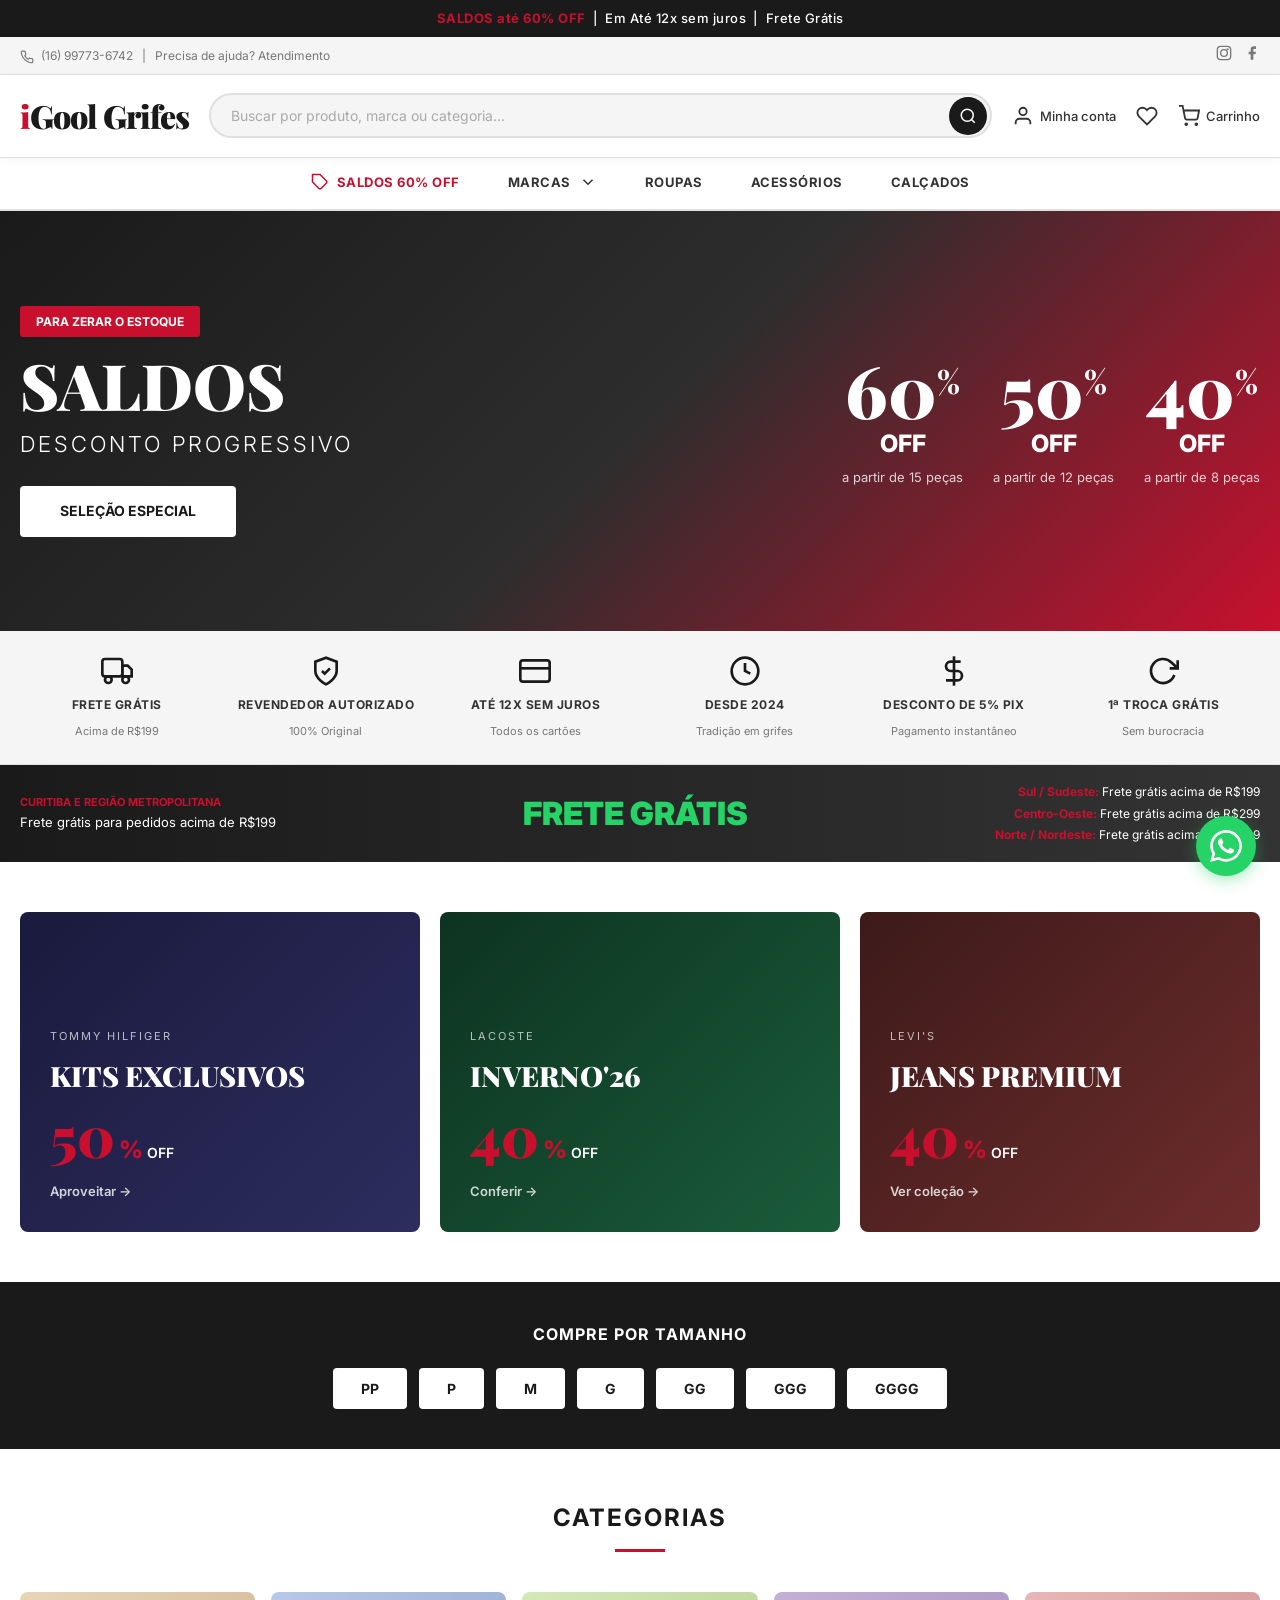
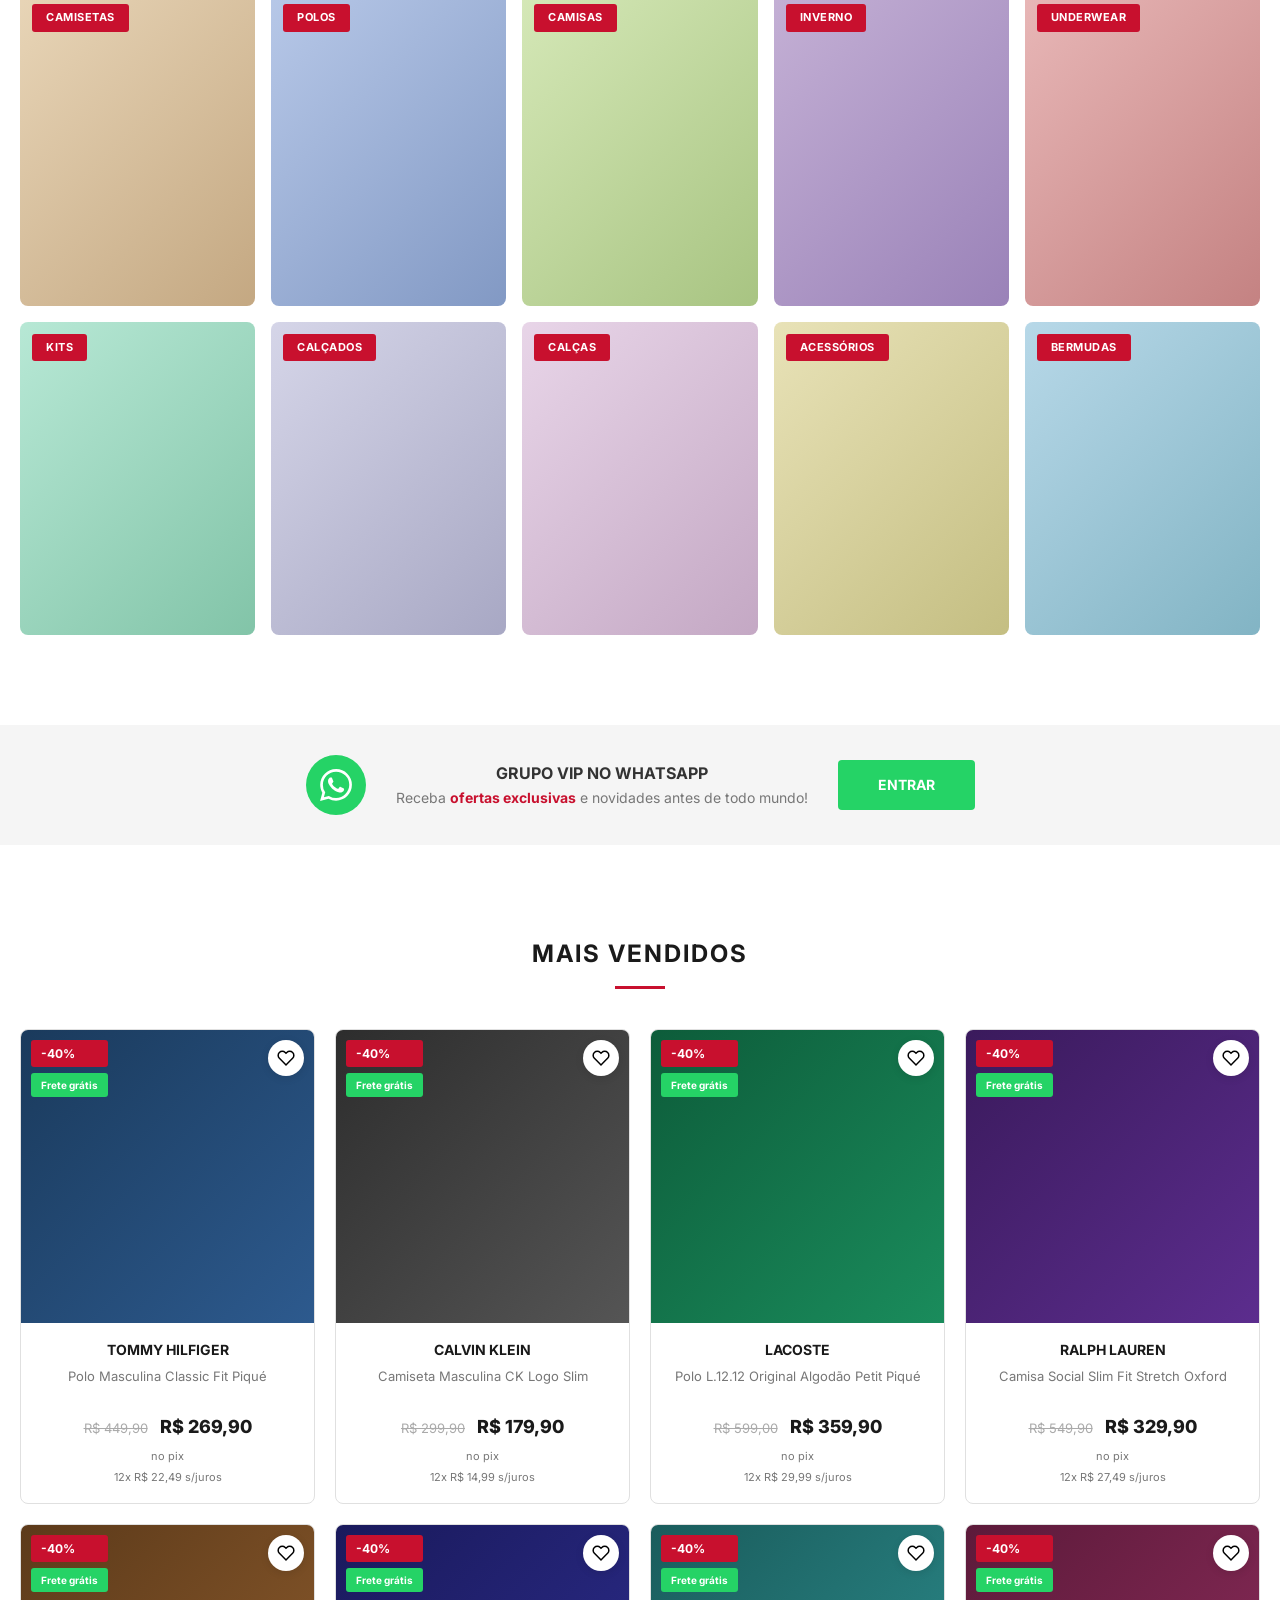
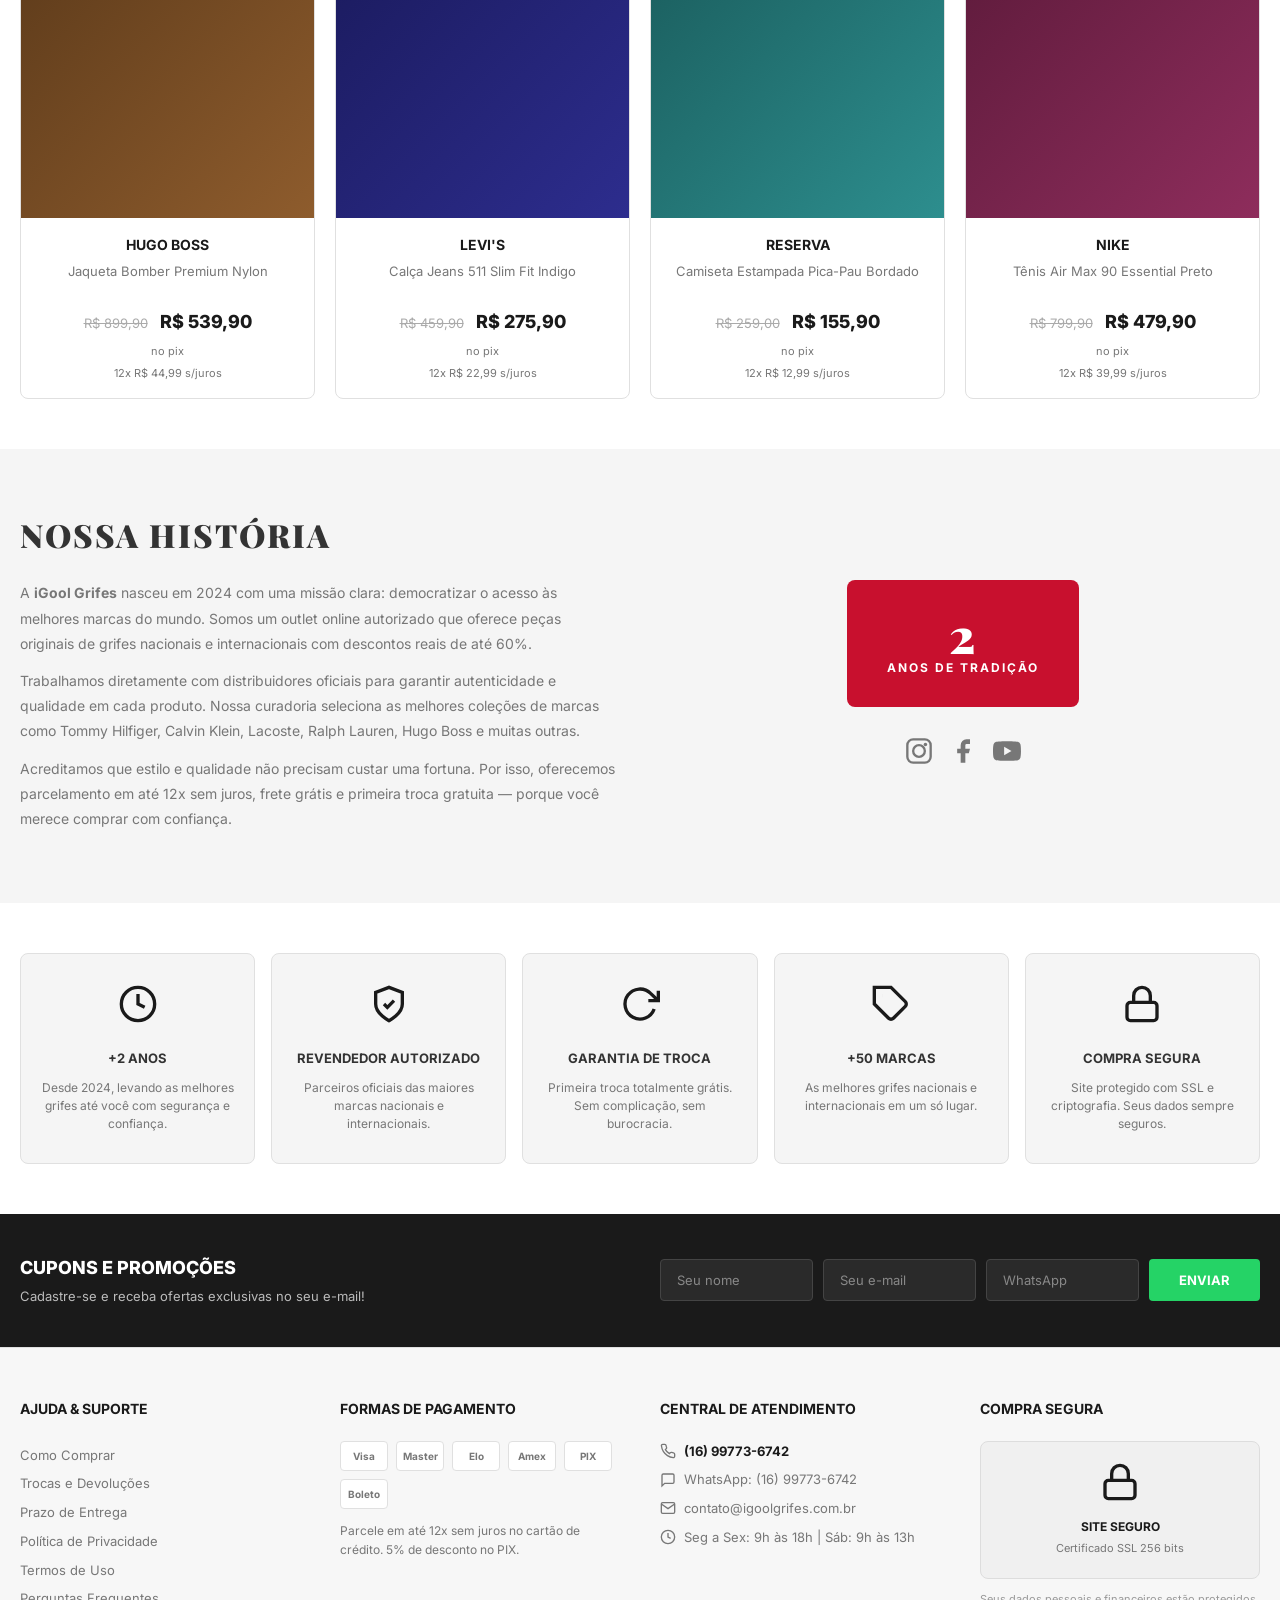
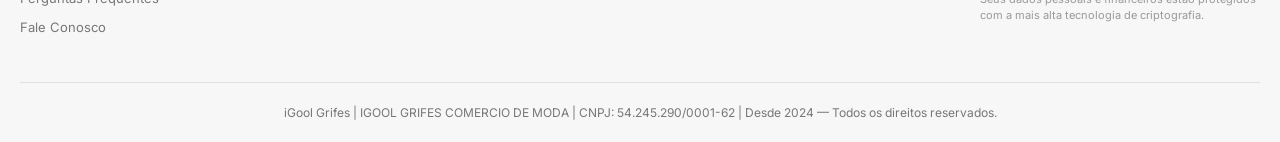
<file: igool-builderall.html>
<!DOCTYPE html>
<html lang="pt-BR">
<head><base target="_top">
  <meta charset="UTF-8">
  <meta name="viewport" content="width=device-width, initial-scale=1.0">
  <title>iGool Grifes — Outlet de Grifes Online | Até 60% OFF</title>
  <meta name="description" content="iGool Grifes: as melhores marcas com até 60% de desconto. Tommy Hilfiger, Calvin Klein, Lacoste, Ralph Lauren e muito mais. Frete grátis e 12x sem juros.">
  <style>
/* ============================================
   iGOOL GRIFES — E-commerce CSS
   Referência: Secret Outlet
   ============================================ */

@import url('https://fonts.googleapis.com/css2?family=Inter:wght@300;400;500;600;700;800;900&family=Playfair+Display:wght@700;800;900&display=swap');

/* -- Reset -- */
*, *::before, *::after { margin: 0; padding: 0; box-sizing: border-box; }

:root {
  --primary: #1a1a1a;
  --secondary: #c8102e;
  --accent: #d4af37;
  --green: #25d366;
  --bg: #ffffff;
  --bg-light: #f5f5f5;
  --bg-dark: #1a1a1a;
  --text: #333333;
  --text-light: #777777;
  --text-white: #ffffff;
  --border: #e0e0e0;
  --shadow: 0 2px 12px rgba(0,0,0,0.08);
  --radius: 8px;
  --max-w: 1280px;
  --transition: all 0.3s ease;
}

html { scroll-behavior: smooth; }
body { font-family: 'Inter', sans-serif; color: var(--text); background: var(--bg); line-height: 1.6; }
a { text-decoration: none; color: inherit; transition: var(--transition); }
ul { list-style: none; }
img { max-width: 100%; height: auto; display: block; }
button, input, select, textarea { font-family: inherit; border: none; outline: none; }
.container { max-width: var(--max-w); margin: 0 auto; padding: 0 20px; }

/* -- Top Bar -- */
.top-bar {
  background: var(--primary);
  color: var(--text-white);
  text-align: center;
  padding: 8px 0;
  font-size: 13px;
  font-weight: 500;
  letter-spacing: 0.5px;
}
.top-bar span { color: var(--secondary); font-weight: 700; }

/* -- Pre Header -- */
.pre-header {
  background: var(--bg-light);
  padding: 6px 0;
  font-size: 12px;
  color: var(--text-light);
  border-bottom: 1px solid var(--border);
}
.pre-header .container {
  display: flex;
  justify-content: space-between;
  align-items: center;
}
.pre-header a { color: var(--text-light); }
.pre-header a:hover { color: var(--secondary); }
.pre-header .social-icons { display: flex; gap: 12px; }
.pre-header .social-icons a { font-size: 16px; }

/* -- Header -- */
.header {
  background: var(--bg);
  padding: 15px 0;
  border-bottom: 1px solid var(--border);
  position: sticky;
  top: 0;
  z-index: 1000;
  box-shadow: 0 2px 8px rgba(0,0,0,0.04);
}
.header .container {
  display: flex;
  align-items: center;
  gap: 20px;
}
.header .menu-btn {
  display: flex;
  align-items: center;
  gap: 8px;
  background: none;
  cursor: pointer;
  font-size: 14px;
  font-weight: 600;
  color: var(--text);
  text-transform: uppercase;
}
.header .menu-btn svg { width: 24px; height: 24px; }

.logo {
  font-family: 'Playfair Display', serif;
  font-size: 32px;
  font-weight: 900;
  color: var(--primary);
  letter-spacing: -1px;
  white-space: nowrap;
}
.logo i { color: var(--secondary); font-style: normal; }

.search-bar {
  flex: 1;
  position: relative;
}
.search-bar input {
  width: 100%;
  padding: 12px 50px 12px 20px;
  border: 2px solid var(--border);
  border-radius: 30px;
  font-size: 14px;
  color: var(--text);
  background: var(--bg-light);
  transition: var(--transition);
}
.search-bar input:focus { border-color: var(--primary); background: var(--bg); }
.search-bar input::placeholder { color: #aaa; }
.search-bar button {
  position: absolute;
  right: 5px;
  top: 50%;
  transform: translateY(-50%);
  background: var(--primary);
  color: white;
  width: 38px;
  height: 38px;
  border-radius: 50%;
  cursor: pointer;
  display: flex;
  align-items: center;
  justify-content: center;
  transition: var(--transition);
}
.search-bar button:hover { background: var(--secondary); }

.header-actions {
  display: flex;
  align-items: center;
  gap: 20px;
}
.header-action {
  display: flex;
  align-items: center;
  gap: 6px;
  font-size: 13px;
  font-weight: 500;
  color: var(--text);
  cursor: pointer;
  position: relative;
  transition: var(--transition);
}
.header-action:hover { color: var(--secondary); }
.header-action svg { width: 22px; height: 22px; }
.header-action .badge {
  position: absolute;
  top: -6px;
  right: -8px;
  background: var(--secondary);
  color: white;
  width: 18px;
  height: 18px;
  border-radius: 50%;
  font-size: 10px;
  font-weight: 700;
  display: flex;
  align-items: center;
  justify-content: center;
}

/* -- Navigation -- */
.nav {
  background: var(--bg);
  border-bottom: 2px solid var(--border);
}
.nav .container {
  display: flex;
  justify-content: center;
  gap: 0;
}
.nav-item {
  position: relative;
  padding: 14px 24px;
  font-size: 13px;
  font-weight: 700;
  text-transform: uppercase;
  letter-spacing: 0.5px;
  display: flex;
  align-items: center;
  gap: 8px;
  cursor: pointer;
  transition: var(--transition);
  border-bottom: 3px solid transparent;
}
.nav-item:hover { color: var(--secondary); border-bottom-color: var(--secondary); }
.nav-item.sale { color: var(--secondary); }
.nav-item svg { width: 18px; height: 18px; }

/* Dropdown */
.nav-dropdown {
  display: none;
  position: absolute;
  top: 100%;
  left: 0;
  background: var(--bg);
  min-width: 260px;
  box-shadow: var(--shadow);
  border: 1px solid var(--border);
  border-top: 3px solid var(--secondary);
  z-index: 999;
  padding: 20px;
}
.nav-dropdown.mega {
  left: 50%;
  transform: translateX(-50%);
  min-width: 800px;
  display: none;
}
.nav-item:hover .nav-dropdown { display: block; }
.nav-dropdown a {
  display: block;
  padding: 8px 0;
  font-size: 13px;
  font-weight: 500;
  color: var(--text);
  text-transform: none;
}
.nav-dropdown a:hover { color: var(--secondary); padding-left: 5px; }
.nav-dropdown .brands-grid {
  display: grid;
  grid-template-columns: repeat(5, 1fr);
  gap: 8px 20px;
}

/* -- Hero Banner -- */
.hero {
  position: relative;
  background: linear-gradient(135deg, #1a1a1a 0%, #2d2d2d 50%, #c8102e 100%);
  overflow: hidden;
  min-height: 420px;
  display: flex;
  align-items: center;
}
.hero .container {
  display: flex;
  align-items: center;
  justify-content: space-between;
  width: 100%;
  padding: 40px 20px;
}
.hero-content { max-width: 500px; color: var(--text-white); z-index: 2; }
.hero-content .tag {
  display: inline-block;
  background: var(--secondary);
  color: white;
  padding: 6px 16px;
  font-size: 12px;
  font-weight: 700;
  text-transform: uppercase;
  border-radius: 3px;
  margin-bottom: 16px;
}
.hero-content h1 {
  font-family: 'Playfair Display', serif;
  font-size: 64px;
  font-weight: 900;
  line-height: 1;
  margin-bottom: 10px;
}
.hero-content h2 {
  font-size: 22px;
  font-weight: 300;
  text-transform: uppercase;
  letter-spacing: 3px;
  margin-bottom: 24px;
}
.hero-content .btn-hero {
  display: inline-block;
  background: var(--text-white);
  color: var(--primary);
  padding: 14px 40px;
  font-weight: 700;
  font-size: 14px;
  text-transform: uppercase;
  border-radius: 4px;
  transition: var(--transition);
}
.hero-content .btn-hero:hover { background: var(--accent); color: var(--primary); }
.hero-discounts {
  display: flex;
  gap: 30px;
  z-index: 2;
}
.hero-discount {
  text-align: center;
  color: var(--text-white);
}
.hero-discount .pct {
  font-size: 72px;
  font-weight: 900;
  line-height: 1;
  font-family: 'Playfair Display', serif;
}
.hero-discount .pct sup { font-size: 32px; }
.hero-discount .off {
  font-size: 24px;
  font-weight: 800;
  text-transform: uppercase;
  display: block;
}
.hero-discount .desc {
  font-size: 13px;
  font-weight: 400;
  opacity: 0.8;
  margin-top: 4px;
}

/* -- Trust Bar -- */
.trust-bar {
  background: var(--bg-light);
  padding: 24px 0;
  border-bottom: 1px solid var(--border);
}
.trust-bar .container {
  display: flex;
  justify-content: space-between;
  gap: 16px;
  flex-wrap: wrap;
}
.trust-item {
  display: flex;
  flex-direction: column;
  align-items: center;
  text-align: center;
  gap: 8px;
  flex: 1;
  min-width: 140px;
}
.trust-item svg { width: 32px; height: 32px; color: var(--primary); }
.trust-item strong { font-size: 12px; text-transform: uppercase; letter-spacing: 0.5px; }
.trust-item span { font-size: 11px; color: var(--text-light); }

/* -- Frete Banner -- */
.frete-banner {
  background: linear-gradient(90deg, #1a1a1a, #333);
  padding: 16px 0;
  color: var(--text-white);
}
.frete-banner .container {
  display: flex;
  justify-content: space-between;
  align-items: center;
  flex-wrap: wrap;
  gap: 16px;
}
.frete-banner .left { font-size: 13px; }
.frete-banner .left strong { display: block; font-size: 11px; color: var(--secondary); text-transform: uppercase; }
.frete-banner h3 {
  font-size: 32px;
  font-weight: 900;
  color: var(--green);
  text-transform: uppercase;
}
.frete-banner .regions { font-size: 12px; text-align: right; line-height: 1.8; }
.frete-banner .regions strong { color: var(--secondary); }

/* -- Promo Cards -- */
.promo-section { padding: 50px 0; }
.promo-grid {
  display: grid;
  grid-template-columns: repeat(3, 1fr);
  gap: 20px;
}
.promo-card {
  position: relative;
  border-radius: var(--radius);
  overflow: hidden;
  background: linear-gradient(135deg, #2d2d2d, #1a1a1a);
  min-height: 320px;
  display: flex;
  flex-direction: column;
  justify-content: flex-end;
  padding: 30px;
  color: var(--text-white);
  cursor: pointer;
  transition: var(--transition);
}
.promo-card:hover { transform: translateY(-4px); box-shadow: 0 12px 32px rgba(0,0,0,0.2); }
.promo-card .brand-tag { font-size: 11px; text-transform: uppercase; letter-spacing: 2px; opacity: 0.7; }
.promo-card h3 { font-family: 'Playfair Display', serif; font-size: 28px; font-weight: 900; margin: 8px 0; text-transform: uppercase; }
.promo-card .discount {
  display: flex;
  align-items: baseline;
  gap: 4px;
}
.promo-card .discount .num {
  font-size: 56px;
  font-weight: 900;
  color: var(--secondary);
  line-height: 1;
  font-family: 'Playfair Display', serif;
}
.promo-card .discount .pct { font-size: 24px; font-weight: 800; color: var(--secondary); }
.promo-card .discount .off-text { font-size: 14px; text-transform: uppercase; font-weight: 600; }
.promo-card .cta { font-size: 13px; font-weight: 600; margin-top: 12px; opacity: 0.8; }
.promo-card .cta:hover { opacity: 1; }

/* -- Section Title -- */
.section-title {
  text-align: center;
  margin-bottom: 40px;
}
.section-title h2 {
  font-size: 24px;
  font-weight: 700;
  text-transform: uppercase;
  letter-spacing: 2px;
  color: var(--primary);
}
.section-title h2::after {
  content: '';
  display: block;
  width: 50px;
  height: 3px;
  background: var(--secondary);
  margin: 12px auto 0;
}

/* -- Size Filter -- */
.size-section { padding: 40px 0; background: var(--primary); }
.size-title {
  color: var(--text-white);
  font-size: 16px;
  font-weight: 700;
  text-transform: uppercase;
  letter-spacing: 1px;
  text-align: center;
  margin-bottom: 20px;
}
.size-grid {
  display: flex;
  justify-content: center;
  gap: 12px;
  flex-wrap: wrap;
}
.size-btn {
  background: var(--text-white);
  color: var(--primary);
  padding: 12px 28px;
  font-size: 14px;
  font-weight: 700;
  border-radius: 4px;
  cursor: pointer;
  transition: var(--transition);
}
.size-btn:hover { background: var(--secondary); color: white; transform: scale(1.05); }

/* -- Categories -- */
.categories-section { padding: 50px 0; }
.categories-grid {
  display: grid;
  grid-template-columns: repeat(5, 1fr);
  gap: 16px;
}
.category-card {
  position: relative;
  border-radius: var(--radius);
  overflow: hidden;
  aspect-ratio: 3/4;
  cursor: pointer;
  background: #ddd;
}
.category-card img {
  width: 100%;
  height: 100%;
  object-fit: cover;
  transition: var(--transition);
}
.category-card:hover img { transform: scale(1.08); }
.category-card .label {
  position: absolute;
  top: 12px;
  left: 12px;
  background: var(--secondary);
  color: white;
  padding: 5px 14px;
  font-size: 11px;
  font-weight: 700;
  text-transform: uppercase;
  border-radius: 3px;
  letter-spacing: 0.5px;
}

/* -- WhatsApp Banner -- */
.whatsapp-banner {
  background: var(--bg-light);
  padding: 30px 0;
  margin: 40px 0;
}
.whatsapp-banner .container {
  display: flex;
  align-items: center;
  justify-content: center;
  gap: 30px;
  flex-wrap: wrap;
}
.whatsapp-banner .icon {
  width: 60px;
  height: 60px;
  background: var(--green);
  border-radius: 50%;
  display: flex;
  align-items: center;
  justify-content: center;
}
.whatsapp-banner .icon svg { width: 32px; height: 32px; fill: white; }
.whatsapp-banner .text { text-align: center; }
.whatsapp-banner .text h3 { font-size: 16px; font-weight: 700; text-transform: uppercase; }
.whatsapp-banner .text p { font-size: 14px; color: var(--text-light); }
.whatsapp-banner .text p span { color: var(--secondary); font-weight: 700; }
.btn-whatsapp {
  background: var(--green);
  color: white;
  padding: 14px 40px;
  font-size: 14px;
  font-weight: 700;
  text-transform: uppercase;
  border-radius: 4px;
  cursor: pointer;
  transition: var(--transition);
}
.btn-whatsapp:hover { background: #1fb855; transform: scale(1.05); }

/* -- Brands Carousel -- */
.brands-section { padding: 50px 0; }
.brands-carousel {
  display: flex;
  justify-content: center;
  align-items: center;
  gap: 50px;
  flex-wrap: wrap;
  opacity: 0.6;
}
.brands-carousel img { height: 40px; object-fit: contain; filter: grayscale(100%); transition: var(--transition); }
.brands-carousel img:hover { filter: grayscale(0%); opacity: 1; }

/* -- Product Grid -- */
.products-section { padding: 50px 0; }
.products-grid {
  display: grid;
  grid-template-columns: repeat(4, 1fr);
  gap: 20px;
}
.product-card {
  background: var(--bg);
  border: 1px solid var(--border);
  border-radius: var(--radius);
  overflow: hidden;
  transition: var(--transition);
  position: relative;
}
.product-card:hover { box-shadow: 0 8px 24px rgba(0,0,0,0.12); transform: translateY(-4px); }
.product-card .badges {
  position: absolute;
  top: 10px;
  left: 10px;
  display: flex;
  flex-direction: column;
  gap: 6px;
  z-index: 2;
}
.product-card .badge-discount {
  background: var(--secondary);
  color: white;
  padding: 4px 10px;
  font-size: 12px;
  font-weight: 700;
  border-radius: 3px;
}
.product-card .badge-frete {
  background: var(--green);
  color: white;
  padding: 4px 10px;
  font-size: 10px;
  font-weight: 700;
  border-radius: 3px;
}
.product-card .img-wrap {
  position: relative;
  aspect-ratio: 1;
  overflow: hidden;
  background: #f9f9f9;
}
.product-card .img-wrap img {
  width: 100%;
  height: 100%;
  object-fit: cover;
  transition: var(--transition);
}
.product-card:hover .img-wrap img { transform: scale(1.05); }
.product-card .wishlist-btn {
  position: absolute;
  top: 10px;
  right: 10px;
  background: white;
  width: 36px;
  height: 36px;
  border-radius: 50%;
  display: flex;
  align-items: center;
  justify-content: center;
  cursor: pointer;
  box-shadow: 0 2px 8px rgba(0,0,0,0.1);
  z-index: 2;
  transition: var(--transition);
}
.product-card .wishlist-btn:hover { background: var(--secondary); color: white; }
.product-card .wishlist-btn svg { width: 18px; height: 18px; }
.product-info {
  padding: 16px;
  text-align: center;
}
.product-info .brand {
  font-size: 14px;
  font-weight: 700;
  color: var(--primary);
  text-transform: uppercase;
  margin-bottom: 6px;
}
.product-info .name {
  font-size: 13px;
  color: var(--text-light);
  margin-bottom: 10px;
  line-height: 1.4;
  min-height: 36px;
}
.product-info .prices { margin-bottom: 6px; }
.product-info .old-price {
  font-size: 13px;
  color: #aaa;
  text-decoration: line-through;
  margin-right: 8px;
}
.product-info .current-price {
  font-size: 18px;
  font-weight: 800;
  color: var(--primary);
}
.product-info .pix-label {
  font-size: 11px;
  color: var(--text-light);
}
.product-info .installments {
  font-size: 11px;
  color: var(--text-light);
  margin-top: 4px;
}

/* -- About Section -- */
.about-section { padding: 60px 0; background: var(--bg-light); }
.about-grid {
  display: grid;
  grid-template-columns: 1fr 1fr;
  gap: 50px;
  align-items: center;
}
.about-text h2 {
  font-family: 'Playfair Display', serif;
  font-size: 32px;
  font-weight: 900;
  text-transform: uppercase;
  letter-spacing: 2px;
  margin-bottom: 20px;
}
.about-text p { font-size: 14px; line-height: 1.8; color: var(--text-light); margin-bottom: 12px; }
.about-visual {
  display: flex;
  flex-direction: column;
  align-items: center;
  gap: 20px;
}
.about-visual .stamp {
  background: var(--secondary);
  color: white;
  padding: 30px 40px;
  text-align: center;
  border-radius: var(--radius);
}
.about-visual .stamp .years { font-size: 48px; font-weight: 900; font-family: 'Playfair Display', serif; line-height: 1; }
.about-visual .stamp .label { font-size: 12px; text-transform: uppercase; letter-spacing: 2px; font-weight: 700; }

/* -- Trust Cards -- */
.trust-section { padding: 50px 0; }
.trust-grid {
  display: grid;
  grid-template-columns: repeat(5, 1fr);
  gap: 16px;
}
.trust-card {
  background: var(--bg-light);
  border: 1px solid var(--border);
  border-radius: var(--radius);
  padding: 30px 20px;
  text-align: center;
  transition: var(--transition);
}
.trust-card:hover { box-shadow: var(--shadow); transform: translateY(-2px); }
.trust-card svg { width: 40px; height: 40px; color: var(--primary); margin-bottom: 16px; }
.trust-card h4 { font-size: 13px; font-weight: 700; text-transform: uppercase; margin-bottom: 10px; }
.trust-card p { font-size: 12px; color: var(--text-light); line-height: 1.5; }

/* -- Newsletter -- */
.newsletter {
  background: var(--bg-dark);
  padding: 40px 0;
}
.newsletter .container {
  display: flex;
  align-items: center;
  justify-content: space-between;
  gap: 30px;
  flex-wrap: wrap;
}
.newsletter .text { color: var(--text-white); }
.newsletter .text h3 { font-size: 18px; font-weight: 800; text-transform: uppercase; }
.newsletter .text p { font-size: 13px; opacity: 0.7; margin-top: 4px; }
.newsletter form {
  display: flex;
  gap: 10px;
  flex-wrap: wrap;
  flex: 1;
  max-width: 600px;
}
.newsletter form input {
  flex: 1;
  min-width: 140px;
  padding: 12px 16px;
  border: 1px solid #444;
  border-radius: 4px;
  background: #2a2a2a;
  color: white;
  font-size: 13px;
}
.newsletter form input::placeholder { color: #888; }
.newsletter form button {
  background: var(--green);
  color: white;
  padding: 12px 30px;
  font-weight: 700;
  text-transform: uppercase;
  border-radius: 4px;
  cursor: pointer;
  font-size: 13px;
  transition: var(--transition);
}
.newsletter form button:hover { background: #1fb855; }

/* -- Footer -- */
.footer {
  background: #f7f7f7;
  padding: 50px 0 20px;
  border-top: 1px solid var(--border);
}
.footer-grid {
  display: grid;
  grid-template-columns: repeat(4, 1fr);
  gap: 40px;
  margin-bottom: 40px;
}
.footer-col h4 {
  font-size: 14px;
  font-weight: 700;
  text-transform: uppercase;
  margin-bottom: 20px;
  color: var(--primary);
}
.footer-col a {
  display: block;
  font-size: 13px;
  color: var(--text-light);
  padding: 4px 0;
  transition: var(--transition);
}
.footer-col a:hover { color: var(--secondary); padding-left: 4px; }
.footer-payments {
  display: flex;
  gap: 8px;
  flex-wrap: wrap;
  margin-top: 10px;
}
.footer-payments .pay-icon {
  width: 48px;
  height: 30px;
  background: white;
  border: 1px solid var(--border);
  border-radius: 4px;
  display: flex;
  align-items: center;
  justify-content: center;
  font-size: 10px;
  font-weight: 700;
  color: var(--text-light);
}
.footer-contact p {
  font-size: 13px;
  color: var(--text-light);
  margin-bottom: 8px;
  display: flex;
  align-items: center;
  gap: 8px;
}
.footer-contact p svg { width: 16px; height: 16px; flex-shrink: 0; }
.footer-contact p strong { color: var(--primary); }
.footer-bottom {
  border-top: 1px solid var(--border);
  padding-top: 20px;
  text-align: center;
  font-size: 12px;
  color: var(--text-light);
}
.footer-bottom strong { color: var(--primary); }

/* -- Product Page -- */
.breadcrumb {
  padding: 16px 0;
  font-size: 13px;
  color: var(--text-light);
}
.breadcrumb a { color: var(--text-light); }
.breadcrumb a:hover { color: var(--secondary); }
.breadcrumb span { margin: 0 8px; }

.product-detail {
  padding: 20px 0 60px;
}
.product-detail-grid {
  display: grid;
  grid-template-columns: 1fr 1fr;
  gap: 50px;
}
.product-gallery {
  display: flex;
  gap: 12px;
}
.product-gallery .thumbs {
  display: flex;
  flex-direction: column;
  gap: 8px;
}
.product-gallery .thumb {
  width: 70px;
  height: 70px;
  border: 2px solid var(--border);
  border-radius: 4px;
  overflow: hidden;
  cursor: pointer;
  transition: var(--transition);
}
.product-gallery .thumb.active, .product-gallery .thumb:hover { border-color: var(--primary); }
.product-gallery .thumb img { width: 100%; height: 100%; object-fit: cover; }
.product-gallery .main-img {
  flex: 1;
  border-radius: var(--radius);
  overflow: hidden;
  background: #f9f9f9;
}
.product-gallery .main-img img { width: 100%; height: 100%; object-fit: cover; }

.product-detail-info h1 {
  font-size: 24px;
  font-weight: 700;
  margin-bottom: 6px;
}
.product-detail-info .brand-name {
  font-size: 14px;
  color: var(--text-light);
  text-transform: uppercase;
  margin-bottom: 16px;
}
.product-detail-info .detail-prices { margin-bottom: 20px; }
.product-detail-info .detail-old-price {
  font-size: 16px;
  color: #aaa;
  text-decoration: line-through;
}
.product-detail-info .detail-current-price {
  font-size: 32px;
  font-weight: 900;
  color: var(--primary);
  display: block;
}
.product-detail-info .detail-pix {
  font-size: 13px;
  color: var(--green);
  font-weight: 600;
}
.product-detail-info .detail-installments {
  font-size: 13px;
  color: var(--text-light);
  margin-top: 4px;
}

.size-selector { margin: 24px 0; }
.size-selector h4 { font-size: 14px; font-weight: 700; margin-bottom: 10px; }
.size-options { display: flex; gap: 8px; }
.size-option {
  width: 48px;
  height: 48px;
  border: 2px solid var(--border);
  border-radius: 4px;
  display: flex;
  align-items: center;
  justify-content: center;
  font-size: 14px;
  font-weight: 600;
  cursor: pointer;
  transition: var(--transition);
}
.size-option:hover, .size-option.selected { border-color: var(--primary); background: var(--primary); color: white; }

.color-selector { margin-bottom: 24px; }
.color-selector h4 { font-size: 14px; font-weight: 700; margin-bottom: 10px; }
.color-options { display: flex; gap: 8px; }
.color-option {
  width: 32px;
  height: 32px;
  border-radius: 50%;
  border: 3px solid transparent;
  cursor: pointer;
  transition: var(--transition);
}
.color-option:hover, .color-option.selected { border-color: var(--primary); transform: scale(1.1); }

.qty-selector {
  display: flex;
  align-items: center;
  gap: 0;
  margin-bottom: 24px;
}
.qty-selector button {
  width: 44px;
  height: 44px;
  background: var(--bg-light);
  border: 1px solid var(--border);
  font-size: 20px;
  font-weight: 600;
  cursor: pointer;
  display: flex;
  align-items: center;
  justify-content: center;
  transition: var(--transition);
}
.qty-selector button:hover { background: var(--primary); color: white; }
.qty-selector input {
  width: 60px;
  height: 44px;
  text-align: center;
  border: 1px solid var(--border);
  border-left: none;
  border-right: none;
  font-size: 16px;
  font-weight: 600;
}

.btn-add-cart {
  width: 100%;
  padding: 16px;
  background: var(--primary);
  color: white;
  font-size: 16px;
  font-weight: 700;
  text-transform: uppercase;
  border-radius: 4px;
  cursor: pointer;
  transition: var(--transition);
  margin-bottom: 12px;
}
.btn-add-cart:hover { background: var(--secondary); }
.btn-buy-now {
  width: 100%;
  padding: 16px;
  background: var(--green);
  color: white;
  font-size: 16px;
  font-weight: 700;
  text-transform: uppercase;
  border-radius: 4px;
  cursor: pointer;
  transition: var(--transition);
}
.btn-buy-now:hover { background: #1fb855; }

/* -- Cart Page -- */
.cart-section { padding: 40px 0 60px; }
.cart-table { width: 100%; border-collapse: collapse; margin-bottom: 30px; }
.cart-table th {
  text-align: left;
  padding: 14px 16px;
  background: var(--bg-light);
  font-size: 12px;
  font-weight: 700;
  text-transform: uppercase;
  letter-spacing: 0.5px;
  border-bottom: 2px solid var(--border);
}
.cart-table td { padding: 20px 16px; border-bottom: 1px solid var(--border); vertical-align: middle; }
.cart-product {
  display: flex;
  align-items: center;
  gap: 16px;
}
.cart-product img { width: 80px; height: 80px; object-fit: cover; border-radius: 4px; }
.cart-product .info .name { font-size: 14px; font-weight: 600; }
.cart-product .info .variant { font-size: 12px; color: var(--text-light); }
.cart-remove {
  background: none;
  color: var(--secondary);
  font-size: 13px;
  cursor: pointer;
  font-weight: 600;
}
.cart-summary {
  max-width: 400px;
  margin-left: auto;
  background: var(--bg-light);
  padding: 30px;
  border-radius: var(--radius);
}
.cart-summary h3 { font-size: 16px; font-weight: 700; text-transform: uppercase; margin-bottom: 20px; }
.cart-summary .line {
  display: flex;
  justify-content: space-between;
  padding: 10px 0;
  font-size: 14px;
  border-bottom: 1px solid var(--border);
}
.cart-summary .line.total { font-weight: 800; font-size: 18px; border: none; padding-top: 16px; }
.cart-summary .coupon {
  display: flex;
  gap: 8px;
  margin: 20px 0;
}
.cart-summary .coupon input {
  flex: 1;
  padding: 10px 14px;
  border: 1px solid var(--border);
  border-radius: 4px;
  font-size: 13px;
}
.cart-summary .coupon button {
  padding: 10px 20px;
  background: var(--primary);
  color: white;
  font-weight: 600;
  border-radius: 4px;
  cursor: pointer;
  font-size: 13px;
}
.btn-checkout {
  width: 100%;
  padding: 16px;
  background: var(--green);
  color: white;
  font-size: 16px;
  font-weight: 700;
  text-transform: uppercase;
  border-radius: 4px;
  cursor: pointer;
  transition: var(--transition);
  margin-top: 16px;
}
.btn-checkout:hover { background: #1fb855; }

/* -- Catalog / Listing -- */
.catalog-section { padding: 40px 0 60px; }
.catalog-header {
  display: flex;
  justify-content: space-between;
  align-items: center;
  margin-bottom: 30px;
  flex-wrap: wrap;
  gap: 16px;
}
.catalog-header h1 { font-size: 24px; font-weight: 700; text-transform: uppercase; }
.catalog-header .results { font-size: 13px; color: var(--text-light); }
.catalog-sort select {
  padding: 10px 16px;
  border: 1px solid var(--border);
  border-radius: 4px;
  font-size: 13px;
  background: white;
  cursor: pointer;
}
.catalog-layout {
  display: grid;
  grid-template-columns: 260px 1fr;
  gap: 30px;
}
.catalog-filters { }
.filter-group { margin-bottom: 24px; border-bottom: 1px solid var(--border); padding-bottom: 20px; }
.filter-group h4 {
  font-size: 13px;
  font-weight: 700;
  text-transform: uppercase;
  margin-bottom: 12px;
  cursor: pointer;
  display: flex;
  justify-content: space-between;
  align-items: center;
}
.filter-group label {
  display: flex;
  align-items: center;
  gap: 8px;
  padding: 4px 0;
  font-size: 13px;
  color: var(--text);
  cursor: pointer;
}
.filter-group label:hover { color: var(--secondary); }
.filter-group input[type="checkbox"] {
  width: 16px;
  height: 16px;
  accent-color: var(--primary);
}
.price-range {
  display: flex;
  gap: 8px;
  align-items: center;
}
.price-range input {
  width: 100%;
  padding: 8px;
  border: 1px solid var(--border);
  border-radius: 4px;
  font-size: 13px;
}
.btn-filter {
  width: 100%;
  padding: 10px;
  background: var(--primary);
  color: white;
  font-weight: 600;
  border-radius: 4px;
  cursor: pointer;
  font-size: 13px;
  margin-top: 10px;
  transition: var(--transition);
}
.btn-filter:hover { background: var(--secondary); }
.color-circles { display: flex; gap: 10px; flex-wrap: wrap; }
.color-circle {
  width: 28px;
  height: 28px;
  border-radius: 50%;
  border: 2px solid var(--border);
  cursor: pointer;
  transition: var(--transition);
  position: relative;
}
.color-circle:hover { border-color: var(--primary); transform: scale(1.15); }
.color-circle-label {
  display: flex;
  align-items: center;
  gap: 8px;
  padding: 3px 0;
  font-size: 13px;
  cursor: pointer;
}
.catalog-products .products-grid { grid-template-columns: repeat(4, 1fr); }
@media (max-width: 1024px) { .catalog-products .products-grid { grid-template-columns: repeat(3, 1fr); } }
@media (max-width: 768px) { .catalog-products .products-grid { grid-template-columns: repeat(2, 1fr); } }

/* -- Contact Page -- */
.contact-section { padding: 60px 0; }
.contact-grid {
  display: grid;
  grid-template-columns: 1fr 1fr;
  gap: 50px;
}
.contact-form h2 { font-size: 24px; font-weight: 700; margin-bottom: 24px; }
.form-group { margin-bottom: 16px; }
.form-group label {
  display: block;
  font-size: 13px;
  font-weight: 600;
  margin-bottom: 6px;
  color: var(--primary);
}
.form-group input, .form-group textarea, .form-group select {
  width: 100%;
  padding: 12px 16px;
  border: 1px solid var(--border);
  border-radius: 4px;
  font-size: 14px;
  transition: var(--transition);
}
.form-group input:focus, .form-group textarea:focus { border-color: var(--primary); }
.form-group textarea { resize: vertical; min-height: 120px; }
.btn-submit {
  padding: 14px 40px;
  background: var(--primary);
  color: white;
  font-size: 14px;
  font-weight: 700;
  text-transform: uppercase;
  border-radius: 4px;
  cursor: pointer;
  transition: var(--transition);
}
.btn-submit:hover { background: var(--secondary); }

.contact-info h2 { font-size: 24px; font-weight: 700; margin-bottom: 24px; }
.contact-info-item {
  display: flex;
  gap: 16px;
  margin-bottom: 24px;
  align-items: flex-start;
}
.contact-info-item .icon {
  width: 48px;
  height: 48px;
  background: var(--bg-light);
  border-radius: 50%;
  display: flex;
  align-items: center;
  justify-content: center;
  flex-shrink: 0;
}
.contact-info-item .icon svg { width: 22px; height: 22px; }
.contact-info-item h4 { font-size: 14px; font-weight: 700; margin-bottom: 4px; }
.contact-info-item p { font-size: 13px; color: var(--text-light); }

/* -- Checkout -- */
.checkout-section { padding: 40px 0 60px; }
.checkout-grid {
  display: grid;
  grid-template-columns: 1fr 400px;
  gap: 40px;
}
.checkout-step { margin-bottom: 30px; }
.checkout-step h3 {
  font-size: 16px;
  font-weight: 700;
  text-transform: uppercase;
  margin-bottom: 20px;
  padding-bottom: 10px;
  border-bottom: 2px solid var(--primary);
}
.form-row {
  display: grid;
  grid-template-columns: 1fr 1fr;
  gap: 16px;
}
.order-summary {
  background: var(--bg-light);
  padding: 30px;
  border-radius: var(--radius);
  position: sticky;
  top: 100px;
}
.order-summary h3 { font-size: 16px; font-weight: 700; text-transform: uppercase; margin-bottom: 20px; }
.order-item {
  display: flex;
  gap: 12px;
  padding: 12px 0;
  border-bottom: 1px solid var(--border);
}
.order-item img { width: 60px; height: 60px; object-fit: cover; border-radius: 4px; }
.order-item .info { flex: 1; }
.order-item .info .name { font-size: 13px; font-weight: 600; }
.order-item .info .variant { font-size: 11px; color: var(--text-light); }
.order-item .price { font-size: 14px; font-weight: 700; }
.btn-complete {
  width: 100%;
  padding: 16px;
  background: var(--green);
  color: white;
  font-size: 16px;
  font-weight: 700;
  text-transform: uppercase;
  border-radius: 4px;
  cursor: pointer;
  transition: var(--transition);
  margin-top: 20px;
}
.btn-complete:hover { background: #1fb855; }

/* -- Popup Modal -- */
.modal-overlay {
  display: none;
  position: fixed;
  top: 0; left: 0;
  width: 100%; height: 100%;
  background: rgba(0,0,0,0.6);
  z-index: 9999;
  align-items: center;
  justify-content: center;
}
.modal-overlay.active { display: flex; }
.modal {
  background: var(--bg);
  max-width: 900px;
  width: 90%;
  border-radius: var(--radius);
  overflow: hidden;
  position: relative;
}
.modal-header {
  background: linear-gradient(135deg, #1a1a1a, #333);
  padding: 30px;
  text-align: center;
  color: var(--text-white);
}
.modal-header h2 { font-size: 28px; font-weight: 900; color: var(--secondary); }
.modal-header p { font-size: 14px; opacity: 0.8; }
.modal-close {
  position: absolute;
  top: 16px;
  right: 20px;
  font-size: 28px;
  color: white;
  cursor: pointer;
  background: none;
  z-index: 10;
  line-height: 1;
}
.modal-close:hover { color: var(--secondary); }
.modal-products {
  padding: 30px;
  display: grid;
  grid-template-columns: repeat(3, 1fr);
  gap: 20px;
}

/* -- WhatsApp Float -- */
.whatsapp-float {
  position: fixed;
  bottom: 24px;
  right: 24px;
  width: 60px;
  height: 60px;
  background: var(--green);
  border-radius: 50%;
  display: flex;
  align-items: center;
  justify-content: center;
  box-shadow: 0 4px 16px rgba(37,211,102,0.4);
  z-index: 9998;
  cursor: pointer;
  transition: var(--transition);
}
.whatsapp-float:hover { transform: scale(1.1); }
.whatsapp-float svg { width: 32px; height: 32px; fill: white; }

/* -- Responsive -- */
@media (max-width: 1024px) {
  .products-grid { grid-template-columns: repeat(3, 1fr); }
  .categories-grid { grid-template-columns: repeat(3, 1fr); }
  .trust-grid { grid-template-columns: repeat(3, 1fr); }
  .footer-grid { grid-template-columns: repeat(2, 1fr); }
  .catalog-layout { grid-template-columns: 1fr; }
  .catalog-filters { display: none; }
  .product-detail-grid { grid-template-columns: 1fr; }
  .checkout-grid { grid-template-columns: 1fr; }
}
@media (max-width: 768px) {
  .pre-header { display: none; }
  .header .container { flex-wrap: wrap; }
  .search-bar { order: 3; flex-basis: 100%; }
  .logo { font-size: 24px; }
  .nav .container { overflow-x: auto; justify-content: flex-start; }
  .nav-item { padding: 12px 16px; font-size: 11px; white-space: nowrap; }
  .hero { min-height: 300px; }
  .hero-content h1 { font-size: 40px; }
  .hero-content h2 { font-size: 16px; }
  .hero-discounts { display: none; }
  .promo-grid { grid-template-columns: 1fr; }
  .products-grid { grid-template-columns: repeat(2, 1fr); }
  .categories-grid { grid-template-columns: repeat(2, 1fr); }
  .trust-grid { grid-template-columns: 1fr 1fr; }
  .about-grid { grid-template-columns: 1fr; }
  .contact-grid { grid-template-columns: 1fr; }
  .footer-grid { grid-template-columns: 1fr; }
  .frete-banner .container { flex-direction: column; text-align: center; }
  .frete-banner .regions { text-align: center; }
  .modal-products { grid-template-columns: 1fr 1fr; }
  .form-row { grid-template-columns: 1fr; }
  .trust-bar .container { justify-content: center; }
}
@media (max-width: 480px) {
  .products-grid { grid-template-columns: 1fr 1fr; gap: 10px; }
  .product-info { padding: 10px; }
  .product-info .current-price { font-size: 16px; }
  .hero-content h1 { font-size: 32px; }
  .modal-products { grid-template-columns: 1fr; }
}
  </style>
</head>
<body>

  <!-- 1. TOP BAR -->
  <div class="top-bar">
    <span>SALDOS até 60% OFF</span> &nbsp;|&nbsp; Em Até 12x sem juros &nbsp;|&nbsp; Frete Grátis
  </div>

  <!-- 2. PRE-HEADER -->
  <div class="pre-header">
    <div class="container">
      <div>
        <a href="tel:+551191234-5678">
          <svg style="width:14px;height:14px;vertical-align:middle;margin-right:4px" viewBox="0 0 24 24" fill="none" stroke="currentColor" stroke-width="2"><path d="M22 16.92v3a2 2 0 01-2.18 2 19.79 19.79 0 01-8.63-3.07 19.5 19.5 0 01-6-6A19.79 19.79 0 012.12 4.18 2 2 0 014.11 2h3a2 2 0 012 1.72c.127.96.361 1.903.7 2.81a2 2 0 01-.45 2.11L8.09 9.91a16 16 0 006 6l1.27-1.27a2 2 0 012.11-.45c.907.339 1.85.573 2.81.7A2 2 0 0122 16.92z"/></svg>
          (16) 99773-6742
        </a>
        &nbsp;&nbsp;|&nbsp;&nbsp;
        <a href="#">Precisa de ajuda? Atendimento</a>
      </div>
      <div class="social-icons">
        <a href="#" aria-label="Instagram">
          <svg style="width:16px;height:16px" viewBox="0 0 24 24" fill="none" stroke="currentColor" stroke-width="2"><rect x="2" y="2" width="20" height="20" rx="5"/><circle cx="12" cy="12" r="5"/><circle cx="17.5" cy="6.5" r="1.5" fill="currentColor" stroke="none"/></svg>
        </a>
        <a href="#" aria-label="Facebook">
          <svg style="width:16px;height:16px" viewBox="0 0 24 24" fill="currentColor"><path d="M18 2h-3a5 5 0 00-5 5v3H7v4h3v8h4v-8h3l1-4h-4V7a1 1 0 011-1h3V2z"/></svg>
        </a>
      </div>
    </div>
  </div>

  <!-- 3. HEADER (sticky) -->
  <header class="header">
    <div class="container">
      <a href="#" class="logo"><i>i</i>Gool Grifes</a>

      <div class="search-bar">
        <input type="text" placeholder="Buscar por produto, marca ou categoria...">
        <button aria-label="Buscar">
          <svg viewBox="0 0 24 24" fill="none" stroke="white" stroke-width="2" width="18" height="18"><circle cx="11" cy="11" r="8"/><line x1="21" y1="21" x2="16.65" y2="16.65"/></svg>
        </button>
      </div>

      <div class="header-actions">
        <a href="#" class="header-action">
          <svg viewBox="0 0 24 24" fill="none" stroke="currentColor" stroke-width="2"><path d="M20 21v-2a4 4 0 00-4-4H8a4 4 0 00-4 4v2"/><circle cx="12" cy="7" r="4"/></svg>
          <span>Minha conta</span>
        </a>
        <a href="#" class="header-action">
          <svg viewBox="0 0 24 24" fill="none" stroke="currentColor" stroke-width="2"><path d="M20.84 4.61a5.5 5.5 0 00-7.78 0L12 5.67l-1.06-1.06a5.5 5.5 0 00-7.78 7.78l1.06 1.06L12 21.23l7.78-7.78 1.06-1.06a5.5 5.5 0 000-7.78z"/></svg>
        </a>
        <a href="#" class="header-action">
          <svg viewBox="0 0 24 24" fill="none" stroke="currentColor" stroke-width="2"><circle cx="9" cy="21" r="1"/><circle cx="20" cy="21" r="1"/><path d="M1 1h4l2.68 13.39a2 2 0 002 1.61h9.72a2 2 0 002-1.61L23 6H6"/></svg>
          <span>Carrinho</span>
          <span class="badge">0</span>
        </a>
      </div>
    </div>
  </header>

  <!-- 4. NAVIGATION -->
  <nav class="nav">
    <div class="container">
      <a href="#" class="nav-item sale">
        <svg viewBox="0 0 24 24" fill="none" stroke="currentColor" stroke-width="2"><path d="M20.59 13.41l-7.17 7.17a2 2 0 01-2.83 0L2 12V2h10l8.59 8.59a2 2 0 010 2.82z"/><line x1="7" y1="7" x2="7.01" y2="7"/></svg>
        SALDOS 60% OFF
      </a>

      <div class="nav-item">
        MARCAS
        <svg viewBox="0 0 24 24" fill="none" stroke="currentColor" stroke-width="2"><polyline points="6 9 12 15 18 9"/></svg>
        <div class="nav-dropdown mega">
          <div class="brands-grid">
            <a href="#">Tommy Hilfiger</a>
            <a href="#">Calvin Klein</a>
            <a href="#">Lacoste</a>
            <a href="#">Ralph Lauren</a>
            <a href="#">Hugo Boss</a>
            <a href="#">Diesel</a>
            <a href="#">Armani Exchange</a>
            <a href="#">Reserva</a>
            <a href="#">Osklen</a>
            <a href="#">John John</a>
            <a href="#">Colcci</a>
            <a href="#">Ellus</a>
            <a href="#">Forum</a>
            <a href="#">Nike</a>
            <a href="#">Adidas</a>
            <a href="#">Puma</a>
            <a href="#">Fila</a>
            <a href="#">New Balance</a>
            <a href="#">Vans</a>
            <a href="#">Levi's</a>
          </div>
          <a href="#" style="display:block;text-align:center;margin-top:16px;font-weight:700;color:#c8102e;text-transform:uppercase;font-size:12px;letter-spacing:1px;">Ver Todas as Marcas →</a>
        </div>
      </div>

      <a href="#" class="nav-item">ROUPAS</a>
      <a href="#" class="nav-item">ACESSÓRIOS</a>
      <a href="#" class="nav-item">CALÇADOS</a>
    </div>
  </nav>

  <!-- 5. HERO BANNER -->
  <section class="hero">
    <div class="container">
      <div class="hero-content">
        <span class="tag">Para zerar o estoque</span>
        <h1>SALDOS</h1>
        <h2>Desconto Progressivo</h2>
        <a href="#" class="btn-hero">SELEÇÃO ESPECIAL</a>
      </div>
      <div class="hero-discounts">
        <div class="hero-discount">
          <div class="pct">60<sup>%</sup></div>
          <span class="off">OFF</span>
          <span class="desc">a partir de 15 peças</span>
        </div>
        <div class="hero-discount">
          <div class="pct">50<sup>%</sup></div>
          <span class="off">OFF</span>
          <span class="desc">a partir de 12 peças</span>
        </div>
        <div class="hero-discount">
          <div class="pct">40<sup>%</sup></div>
          <span class="off">OFF</span>
          <span class="desc">a partir de 8 peças</span>
        </div>
      </div>
    </div>
  </section>

  <!-- 6. TRUST BAR -->
  <section class="trust-bar">
    <div class="container">
      <div class="trust-item">
        <svg viewBox="0 0 24 24" fill="none" stroke="currentColor" stroke-width="2"><rect x="1" y="3" width="15" height="13" rx="2"/><polyline points="16 8 20 8 23 11 23 16 16 16 16 8"/><circle cx="5.5" cy="18.5" r="2.5"/><circle cx="18.5" cy="18.5" r="2.5"/></svg>
        <strong>Frete Grátis</strong>
        <span>Acima de R$199</span>
      </div>
      <div class="trust-item">
        <svg viewBox="0 0 24 24" fill="none" stroke="currentColor" stroke-width="2"><path d="M12 22s8-4 8-10V5l-8-3-8 3v7c0 6 8 10 8 10z"/><polyline points="9 12 11 14 15 10"/></svg>
        <strong>Revendedor Autorizado</strong>
        <span>100% Original</span>
      </div>
      <div class="trust-item">
        <svg viewBox="0 0 24 24" fill="none" stroke="currentColor" stroke-width="2"><rect x="1" y="4" width="22" height="16" rx="2"/><line x1="1" y1="10" x2="23" y2="10"/></svg>
        <strong>Até 12x Sem Juros</strong>
        <span>Todos os cartões</span>
      </div>
      <div class="trust-item">
        <svg viewBox="0 0 24 24" fill="none" stroke="currentColor" stroke-width="2"><circle cx="12" cy="12" r="10"/><polyline points="12 6 12 12 16 14"/></svg>
        <strong>Desde 2024</strong>
        <span>Tradição em grifes</span>
      </div>
      <div class="trust-item">
        <svg viewBox="0 0 24 24" fill="none" stroke="currentColor" stroke-width="2"><line x1="12" y1="1" x2="12" y2="23"/><path d="M17 5H9.5a3.5 3.5 0 000 7h5a3.5 3.5 0 010 7H6"/></svg>
        <strong>Desconto de 5% PIX</strong>
        <span>Pagamento instantâneo</span>
      </div>
      <div class="trust-item">
        <svg viewBox="0 0 24 24" fill="none" stroke="currentColor" stroke-width="2"><polyline points="23 4 23 10 17 10"/><path d="M20.49 15a9 9 0 11-2.12-9.36L23 10"/></svg>
        <strong>1ª Troca Grátis</strong>
        <span>Sem burocracia</span>
      </div>
    </div>
  </section>

  <!-- 7. FRETE BANNER -->
  <section class="frete-banner">
    <div class="container">
      <div class="left">
        <strong>Curitiba e Região Metropolitana</strong>
        Frete grátis para pedidos acima de R$199
      </div>
      <h3>Frete Grátis</h3>
      <div class="regions">
        <strong>Sul / Sudeste:</strong> Frete grátis acima de R$199<br>
        <strong>Centro-Oeste:</strong> Frete grátis acima de R$299<br>
        <strong>Norte / Nordeste:</strong> Frete grátis acima de R$499
      </div>
    </div>
  </section>

  <!-- 8. PROMO CARDS -->
  <section class="promo-section">
    <div class="container">
      <div class="promo-grid">

        <div class="promo-card" style="background: linear-gradient(135deg, #1a1a3e, #2d2d5e);">
          <span class="brand-tag">Tommy Hilfiger</span>
          <h3>Kits Exclusivos</h3>
          <div class="discount">
            <span class="num">50</span>
            <span class="pct">%</span>
            <span class="off-text">OFF</span>
          </div>
          <a href="#" class="cta">Aproveitar →</a>
        </div>

        <div class="promo-card" style="background: linear-gradient(135deg, #0d3320, #1a5c3a);">
          <span class="brand-tag">Lacoste</span>
          <h3>Inverno'26</h3>
          <div class="discount">
            <span class="num">40</span>
            <span class="pct">%</span>
            <span class="off-text">OFF</span>
          </div>
          <a href="#" class="cta">Conferir →</a>
        </div>

        <div class="promo-card" style="background: linear-gradient(135deg, #3d1a1a, #6e2c2c);">
          <span class="brand-tag">Levi's</span>
          <h3>Jeans Premium</h3>
          <div class="discount">
            <span class="num">40</span>
            <span class="pct">%</span>
            <span class="off-text">OFF</span>
          </div>
          <a href="#" class="cta">Ver coleção →</a>
        </div>

      </div>
    </div>
  </section>

  <!-- 9. SIZE SECTION -->
  <section class="size-section">
    <div class="container">
      <div class="size-title">Compre por Tamanho</div>
      <div class="size-grid">
        <button class="size-btn">PP</button>
        <button class="size-btn">P</button>
        <button class="size-btn">M</button>
        <button class="size-btn">G</button>
        <button class="size-btn">GG</button>
        <button class="size-btn">GGG</button>
        <button class="size-btn">GGGG</button>
      </div>
    </div>
  </section>

  <!-- 10. CATEGORIES -->
  <section class="categories-section">
    <div class="container">
      <div class="section-title">
        <h2>Categorias</h2>
      </div>
      <div class="categories-grid">
        <a href="#" class="category-card" style="background: linear-gradient(135deg, #e8d5b7, #c4a882);">
          <span class="label">Camisetas</span>
        </a>
        <a href="#" class="category-card" style="background: linear-gradient(135deg, #b7c8e8, #8299c4);">
          <span class="label">Polos</span>
        </a>
        <a href="#" class="category-card" style="background: linear-gradient(135deg, #d5e8b7, #a8c482);">
          <span class="label">Camisas</span>
        </a>
        <a href="#" class="category-card" style="background: linear-gradient(135deg, #c4b0d5, #9a82b8);">
          <span class="label">Inverno</span>
        </a>
        <a href="#" class="category-card" style="background: linear-gradient(135deg, #e8b7b7, #c48282);">
          <span class="label">Underwear</span>
        </a>
        <a href="#" class="category-card" style="background: linear-gradient(135deg, #b7e8d5, #82c4a8);">
          <span class="label">Kits</span>
        </a>
        <a href="#" class="category-card" style="background: linear-gradient(135deg, #d5d5e8, #a8a8c4);">
          <span class="label">Calçados</span>
        </a>
        <a href="#" class="category-card" style="background: linear-gradient(135deg, #e8d5e8, #c4a8c4);">
          <span class="label">Calças</span>
        </a>
        <a href="#" class="category-card" style="background: linear-gradient(135deg, #e8e2b7, #c4be82);">
          <span class="label">Acessórios</span>
        </a>
        <a href="#" class="category-card" style="background: linear-gradient(135deg, #b7d8e8, #82b4c4);">
          <span class="label">Bermudas</span>
        </a>
      </div>
    </div>
  </section>

  <!-- 11. WHATSAPP VIP BANNER -->
  <section class="whatsapp-banner">
    <div class="container">
      <div class="icon">
        <svg viewBox="0 0 24 24"><path d="M17.472 14.382c-.297-.149-1.758-.867-2.03-.967-.273-.099-.471-.148-.67.15-.197.297-.767.966-.94 1.164-.173.199-.347.223-.644.075-.297-.15-1.255-.463-2.39-1.475-.883-.788-1.48-1.761-1.653-2.059-.173-.297-.018-.458.13-.606.134-.133.298-.347.446-.52.149-.174.198-.298.298-.497.099-.198.05-.371-.025-.52-.075-.149-.669-1.612-.916-2.207-.242-.579-.487-.5-.669-.51-.173-.008-.371-.01-.57-.01-.198 0-.52.074-.792.372-.272.297-1.04 1.016-1.04 2.479 0 1.462 1.065 2.875 1.213 3.074.149.198 2.096 3.2 5.077 4.487.709.306 1.262.489 1.694.625.712.227 1.36.195 1.871.118.571-.085 1.758-.719 2.006-1.413.248-.694.248-1.289.173-1.413-.074-.124-.272-.198-.57-.347m-5.421 7.403h-.004a9.87 9.87 0 01-5.031-1.378l-.361-.214-3.741.982.998-3.648-.235-.374a9.86 9.86 0 01-1.51-5.26c.001-5.45 4.436-9.884 9.888-9.884 2.64 0 5.122 1.03 6.988 2.898a9.825 9.825 0 012.893 6.994c-.003 5.45-4.437 9.884-9.885 9.884m8.413-18.297A11.815 11.815 0 0012.05 0C5.495 0 .16 5.335.157 11.892c0 2.096.547 4.142 1.588 5.945L.057 24l6.305-1.654a11.882 11.882 0 005.683 1.448h.005c6.554 0 11.89-5.335 11.893-11.893a11.821 11.821 0 00-3.48-8.413z"/></svg>
      </div>
      <div class="text">
        <h3>Grupo VIP no WhatsApp</h3>
        <p>Receba <span>ofertas exclusivas</span> e novidades antes de todo mundo!</p>
      </div>
      <a href="#" class="btn-whatsapp">ENTRAR</a>
    </div>
  </section>

  <!-- 12. PRODUCTS — MAIS VENDIDOS -->
  <section class="products-section">
    <div class="container">
      <div class="section-title">
        <h2>Mais Vendidos</h2>
      </div>
      <div class="products-grid">

        <!-- Produto 1 -->
        <div class="product-card">
          <div class="badges">
            <span class="badge-discount">-40%</span>
            <span class="badge-frete">Frete grátis</span>
          </div>
          <div class="img-wrap">
            <div style="width:100%;height:100%;background:linear-gradient(135deg,#1a3a5c,#2d5a8e);"></div>
            <button class="wishlist-btn" aria-label="Favoritar">
              <svg viewBox="0 0 24 24" fill="none" stroke="currentColor" stroke-width="2"><path d="M20.84 4.61a5.5 5.5 0 00-7.78 0L12 5.67l-1.06-1.06a5.5 5.5 0 00-7.78 7.78l1.06 1.06L12 21.23l7.78-7.78 1.06-1.06a5.5 5.5 0 000-7.78z"/></svg>
            </button>
          </div>
          <div class="product-info">
            <div class="brand">Tommy Hilfiger</div>
            <div class="name">Polo Masculina Classic Fit Piqué</div>
            <div class="prices">
              <span class="old-price">R$ 449,90</span>
              <span class="current-price">R$ 269,90</span>
            </div>
            <div class="pix-label">no pix</div>
            <div class="installments">12x R$ 22,49 s/juros</div>
          </div>
        </div>

        <!-- Produto 2 -->
        <div class="product-card">
          <div class="badges">
            <span class="badge-discount">-40%</span>
            <span class="badge-frete">Frete grátis</span>
          </div>
          <div class="img-wrap">
            <div style="width:100%;height:100%;background:linear-gradient(135deg,#2d2d2d,#555);"></div>
            <button class="wishlist-btn" aria-label="Favoritar">
              <svg viewBox="0 0 24 24" fill="none" stroke="currentColor" stroke-width="2"><path d="M20.84 4.61a5.5 5.5 0 00-7.78 0L12 5.67l-1.06-1.06a5.5 5.5 0 00-7.78 7.78l1.06 1.06L12 21.23l7.78-7.78 1.06-1.06a5.5 5.5 0 000-7.78z"/></svg>
            </button>
          </div>
          <div class="product-info">
            <div class="brand">Calvin Klein</div>
            <div class="name">Camiseta Masculina CK Logo Slim</div>
            <div class="prices">
              <span class="old-price">R$ 299,90</span>
              <span class="current-price">R$ 179,90</span>
            </div>
            <div class="pix-label">no pix</div>
            <div class="installments">12x R$ 14,99 s/juros</div>
          </div>
        </div>

        <!-- Produto 3 -->
        <div class="product-card">
          <div class="badges">
            <span class="badge-discount">-40%</span>
            <span class="badge-frete">Frete grátis</span>
          </div>
          <div class="img-wrap">
            <div style="width:100%;height:100%;background:linear-gradient(135deg,#0d5c3a,#1a8c5c);"></div>
            <button class="wishlist-btn" aria-label="Favoritar">
              <svg viewBox="0 0 24 24" fill="none" stroke="currentColor" stroke-width="2"><path d="M20.84 4.61a5.5 5.5 0 00-7.78 0L12 5.67l-1.06-1.06a5.5 5.5 0 00-7.78 7.78l1.06 1.06L12 21.23l7.78-7.78 1.06-1.06a5.5 5.5 0 000-7.78z"/></svg>
            </button>
          </div>
          <div class="product-info">
            <div class="brand">Lacoste</div>
            <div class="name">Polo L.12.12 Original Algodão Petit Piqué</div>
            <div class="prices">
              <span class="old-price">R$ 599,00</span>
              <span class="current-price">R$ 359,90</span>
            </div>
            <div class="pix-label">no pix</div>
            <div class="installments">12x R$ 29,99 s/juros</div>
          </div>
        </div>

        <!-- Produto 4 -->
        <div class="product-card">
          <div class="badges">
            <span class="badge-discount">-40%</span>
            <span class="badge-frete">Frete grátis</span>
          </div>
          <div class="img-wrap">
            <div style="width:100%;height:100%;background:linear-gradient(135deg,#3a1a5c,#5c2d8e);"></div>
            <button class="wishlist-btn" aria-label="Favoritar">
              <svg viewBox="0 0 24 24" fill="none" stroke="currentColor" stroke-width="2"><path d="M20.84 4.61a5.5 5.5 0 00-7.78 0L12 5.67l-1.06-1.06a5.5 5.5 0 00-7.78 7.78l1.06 1.06L12 21.23l7.78-7.78 1.06-1.06a5.5 5.5 0 000-7.78z"/></svg>
            </button>
          </div>
          <div class="product-info">
            <div class="brand">Ralph Lauren</div>
            <div class="name">Camisa Social Slim Fit Stretch Oxford</div>
            <div class="prices">
              <span class="old-price">R$ 549,90</span>
              <span class="current-price">R$ 329,90</span>
            </div>
            <div class="pix-label">no pix</div>
            <div class="installments">12x R$ 27,49 s/juros</div>
          </div>
        </div>

        <!-- Produto 5 -->
        <div class="product-card">
          <div class="badges">
            <span class="badge-discount">-40%</span>
            <span class="badge-frete">Frete grátis</span>
          </div>
          <div class="img-wrap">
            <div style="width:100%;height:100%;background:linear-gradient(135deg,#5c3a1a,#8e5c2d);"></div>
            <button class="wishlist-btn" aria-label="Favoritar">
              <svg viewBox="0 0 24 24" fill="none" stroke="currentColor" stroke-width="2"><path d="M20.84 4.61a5.5 5.5 0 00-7.78 0L12 5.67l-1.06-1.06a5.5 5.5 0 00-7.78 7.78l1.06 1.06L12 21.23l7.78-7.78 1.06-1.06a5.5 5.5 0 000-7.78z"/></svg>
            </button>
          </div>
          <div class="product-info">
            <div class="brand">Hugo Boss</div>
            <div class="name">Jaqueta Bomber Premium Nylon</div>
            <div class="prices">
              <span class="old-price">R$ 899,90</span>
              <span class="current-price">R$ 539,90</span>
            </div>
            <div class="pix-label">no pix</div>
            <div class="installments">12x R$ 44,99 s/juros</div>
          </div>
        </div>

        <!-- Produto 6 -->
        <div class="product-card">
          <div class="badges">
            <span class="badge-discount">-40%</span>
            <span class="badge-frete">Frete grátis</span>
          </div>
          <div class="img-wrap">
            <div style="width:100%;height:100%;background:linear-gradient(135deg,#1a1a5c,#2d2d8e);"></div>
            <button class="wishlist-btn" aria-label="Favoritar">
              <svg viewBox="0 0 24 24" fill="none" stroke="currentColor" stroke-width="2"><path d="M20.84 4.61a5.5 5.5 0 00-7.78 0L12 5.67l-1.06-1.06a5.5 5.5 0 00-7.78 7.78l1.06 1.06L12 21.23l7.78-7.78 1.06-1.06a5.5 5.5 0 000-7.78z"/></svg>
            </button>
          </div>
          <div class="product-info">
            <div class="brand">Levi's</div>
            <div class="name">Calça Jeans 511 Slim Fit Indigo</div>
            <div class="prices">
              <span class="old-price">R$ 459,90</span>
              <span class="current-price">R$ 275,90</span>
            </div>
            <div class="pix-label">no pix</div>
            <div class="installments">12x R$ 22,99 s/juros</div>
          </div>
        </div>

        <!-- Produto 7 -->
        <div class="product-card">
          <div class="badges">
            <span class="badge-discount">-40%</span>
            <span class="badge-frete">Frete grátis</span>
          </div>
          <div class="img-wrap">
            <div style="width:100%;height:100%;background:linear-gradient(135deg,#1a5c5c,#2d8e8e);"></div>
            <button class="wishlist-btn" aria-label="Favoritar">
              <svg viewBox="0 0 24 24" fill="none" stroke="currentColor" stroke-width="2"><path d="M20.84 4.61a5.5 5.5 0 00-7.78 0L12 5.67l-1.06-1.06a5.5 5.5 0 00-7.78 7.78l1.06 1.06L12 21.23l7.78-7.78 1.06-1.06a5.5 5.5 0 000-7.78z"/></svg>
            </button>
          </div>
          <div class="product-info">
            <div class="brand">Reserva</div>
            <div class="name">Camiseta Estampada Pica-Pau Bordado</div>
            <div class="prices">
              <span class="old-price">R$ 259,00</span>
              <span class="current-price">R$ 155,90</span>
            </div>
            <div class="pix-label">no pix</div>
            <div class="installments">12x R$ 12,99 s/juros</div>
          </div>
        </div>

        <!-- Produto 8 -->
        <div class="product-card">
          <div class="badges">
            <span class="badge-discount">-40%</span>
            <span class="badge-frete">Frete grátis</span>
          </div>
          <div class="img-wrap">
            <div style="width:100%;height:100%;background:linear-gradient(135deg,#5c1a3a,#8e2d5c);"></div>
            <button class="wishlist-btn" aria-label="Favoritar">
              <svg viewBox="0 0 24 24" fill="none" stroke="currentColor" stroke-width="2"><path d="M20.84 4.61a5.5 5.5 0 00-7.78 0L12 5.67l-1.06-1.06a5.5 5.5 0 00-7.78 7.78l1.06 1.06L12 21.23l7.78-7.78 1.06-1.06a5.5 5.5 0 000-7.78z"/></svg>
            </button>
          </div>
          <div class="product-info">
            <div class="brand">Nike</div>
            <div class="name">Tênis Air Max 90 Essential Preto</div>
            <div class="prices">
              <span class="old-price">R$ 799,90</span>
              <span class="current-price">R$ 479,90</span>
            </div>
            <div class="pix-label">no pix</div>
            <div class="installments">12x R$ 39,99 s/juros</div>
          </div>
        </div>

      </div>
    </div>
  </section>

  <!-- 13. ABOUT — NOSSA HISTÓRIA -->
  <section class="about-section">
    <div class="container">
      <div class="about-grid">
        <div class="about-text">
          <h2>Nossa História</h2>
          <p>A <strong>iGool Grifes</strong> nasceu em 2024 com uma missão clara: democratizar o acesso às melhores marcas do mundo. Somos um outlet online autorizado que oferece peças originais de grifes nacionais e internacionais com descontos reais de até 60%.</p>
          <p>Trabalhamos diretamente com distribuidores oficiais para garantir autenticidade e qualidade em cada produto. Nossa curadoria seleciona as melhores coleções de marcas como Tommy Hilfiger, Calvin Klein, Lacoste, Ralph Lauren, Hugo Boss e muitas outras.</p>
          <p>Acreditamos que estilo e qualidade não precisam custar uma fortuna. Por isso, oferecemos parcelamento em até 12x sem juros, frete grátis e primeira troca gratuita — porque você merece comprar com confiança.</p>
        </div>
        <div class="about-visual">
          <div class="stamp">
            <div class="years">2</div>
            <div class="label">Anos de Tradição</div>
          </div>
          <div style="display:flex;gap:16px;margin-top:10px;">
            <a href="#" aria-label="Instagram" style="color:var(--text-light);">
              <svg style="width:28px;height:28px" viewBox="0 0 24 24" fill="none" stroke="currentColor" stroke-width="2"><rect x="2" y="2" width="20" height="20" rx="5"/><circle cx="12" cy="12" r="5"/><circle cx="17.5" cy="6.5" r="1.5" fill="currentColor" stroke="none"/></svg>
            </a>
            <a href="#" aria-label="Facebook" style="color:var(--text-light);">
              <svg style="width:28px;height:28px" viewBox="0 0 24 24" fill="currentColor"><path d="M18 2h-3a5 5 0 00-5 5v3H7v4h3v8h4v-8h3l1-4h-4V7a1 1 0 011-1h3V2z"/></svg>
            </a>
            <a href="#" aria-label="YouTube" style="color:var(--text-light);">
              <svg style="width:28px;height:28px" viewBox="0 0 24 24" fill="currentColor"><path d="M23.498 6.186a3.016 3.016 0 00-2.122-2.136C19.505 3.545 12 3.545 12 3.545s-7.505 0-9.377.505A3.017 3.017 0 00.502 6.186C0 8.07 0 12 0 12s0 3.93.502 5.814a3.016 3.016 0 002.122 2.136c1.871.505 9.376.505 9.376.505s7.505 0 9.377-.505a3.015 3.015 0 002.122-2.136C24 15.93 24 12 24 12s0-3.93-.502-5.814zM9.545 15.568V8.432L15.818 12l-6.273 3.568z"/></svg>
            </a>
          </div>
        </div>
      </div>
    </div>
  </section>

  <!-- 14. TRUST CARDS -->
  <section class="trust-section">
    <div class="container">
      <div class="trust-grid">

        <div class="trust-card">
          <svg viewBox="0 0 24 24" fill="none" stroke="currentColor" stroke-width="2"><circle cx="12" cy="12" r="10"/><polyline points="12 6 12 12 16 14"/></svg>
          <h4>+2 Anos</h4>
          <p>Desde 2024, levando as melhores grifes até você com segurança e confiança.</p>
        </div>

        <div class="trust-card">
          <svg viewBox="0 0 24 24" fill="none" stroke="currentColor" stroke-width="2"><path d="M12 22s8-4 8-10V5l-8-3-8 3v7c0 6 8 10 8 10z"/><polyline points="9 12 11 14 15 10"/></svg>
          <h4>Revendedor Autorizado</h4>
          <p>Parceiros oficiais das maiores marcas nacionais e internacionais.</p>
        </div>

        <div class="trust-card">
          <svg viewBox="0 0 24 24" fill="none" stroke="currentColor" stroke-width="2"><polyline points="23 4 23 10 17 10"/><path d="M20.49 15a9 9 0 11-2.12-9.36L23 10"/></svg>
          <h4>Garantia de Troca</h4>
          <p>Primeira troca totalmente grátis. Sem complicação, sem burocracia.</p>
        </div>

        <div class="trust-card">
          <svg viewBox="0 0 24 24" fill="none" stroke="currentColor" stroke-width="2"><path d="M20.59 13.41l-7.17 7.17a2 2 0 01-2.83 0L2 12V2h10l8.59 8.59a2 2 0 010 2.82z"/><line x1="7" y1="7" x2="7.01" y2="7"/></svg>
          <h4>+50 Marcas</h4>
          <p>As melhores grifes nacionais e internacionais em um só lugar.</p>
        </div>

        <div class="trust-card">
          <svg viewBox="0 0 24 24" fill="none" stroke="currentColor" stroke-width="2"><rect x="3" y="11" width="18" height="11" rx="2"/><path d="M7 11V7a5 5 0 0110 0v4"/></svg>
          <h4>Compra Segura</h4>
          <p>Site protegido com SSL e criptografia. Seus dados sempre seguros.</p>
        </div>

      </div>
    </div>
  </section>

  <!-- 15. NEWSLETTER -->
  <section class="newsletter">
    <div class="container">
      <div class="text">
        <h3>Cupons e Promoções</h3>
        <p>Cadastre-se e receba ofertas exclusivas no seu e-mail!</p>
      </div>
      <form action="#" method="post">
        <input type="text" name="nome" placeholder="Seu nome" required>
        <input type="email" name="email" placeholder="Seu e-mail" required>
        <input type="tel" name="whatsapp" placeholder="WhatsApp">
        <button type="submit">Enviar</button>
      </form>
    </div>
  </section>

  <!-- 16. FOOTER -->
  <footer class="footer">
    <div class="container">
      <div class="footer-grid">

        <!-- Col 1: Ajuda -->
        <div class="footer-col">
          <h4>Ajuda &amp; Suporte</h4>
          <a href="#">Como Comprar</a>
          <a href="#">Trocas e Devoluções</a>
          <a href="#">Prazo de Entrega</a>
          <a href="#">Política de Privacidade</a>
          <a href="#">Termos de Uso</a>
          <a href="#">Perguntas Frequentes</a>
          <a href="#">Fale Conosco</a>
        </div>

        <!-- Col 2: Pagamento -->
        <div class="footer-col">
          <h4>Formas de Pagamento</h4>
          <div class="footer-payments">
            <div class="pay-icon">Visa</div>
            <div class="pay-icon">Master</div>
            <div class="pay-icon">Elo</div>
            <div class="pay-icon">Amex</div>
            <div class="pay-icon">PIX</div>
            <div class="pay-icon">Boleto</div>
          </div>
          <p style="font-size:12px;color:#777;margin-top:12px;">Parcele em até 12x sem juros no cartão de crédito. 5% de desconto no PIX.</p>
        </div>

        <!-- Col 3: Atendimento -->
        <div class="footer-col footer-contact">
          <h4>Central de Atendimento</h4>
          <p>
            <svg viewBox="0 0 24 24" fill="none" stroke="currentColor" stroke-width="2"><path d="M22 16.92v3a2 2 0 01-2.18 2 19.79 19.79 0 01-8.63-3.07 19.5 19.5 0 01-6-6A19.79 19.79 0 012.12 4.18 2 2 0 014.11 2h3a2 2 0 012 1.72c.127.96.361 1.903.7 2.81a2 2 0 01-.45 2.11L8.09 9.91a16 16 0 006 6l1.27-1.27a2 2 0 012.11-.45c.907.339 1.85.573 2.81.7A2 2 0 0122 16.92z"/></svg>
            <strong>(16) 99773-6742</strong>
          </p>
          <p>
            <svg viewBox="0 0 24 24" fill="none" stroke="currentColor" stroke-width="2"><path d="M21 15a2 2 0 01-2 2H7l-4 4V5a2 2 0 012-2h14a2 2 0 012 2z"/></svg>
            WhatsApp: (16) 99773-6742
          </p>
          <p>
            <svg viewBox="0 0 24 24" fill="none" stroke="currentColor" stroke-width="2"><path d="M4 4h16c1.1 0 2 .9 2 2v12c0 1.1-.9 2-2 2H4c-1.1 0-2-.9-2-2V6c0-1.1.9-2 2-2z"/><polyline points="22,6 12,13 2,6"/></svg>
            contato@igoolgrifes.com.br
          </p>
          <p>
            <svg viewBox="0 0 24 24" fill="none" stroke="currentColor" stroke-width="2"><circle cx="12" cy="12" r="10"/><polyline points="12 6 12 12 16 14"/></svg>
            Seg a Sex: 9h às 18h | Sáb: 9h às 13h
          </p>
        </div>

        <!-- Col 4: Segurança -->
        <div class="footer-col">
          <h4>Compra Segura</h4>
          <div style="background:#f0f0f0;border:1px solid #ddd;border-radius:8px;padding:20px;text-align:center;">
            <svg style="width:40px;height:40px;margin-bottom:8px;" viewBox="0 0 24 24" fill="none" stroke="#1a1a1a" stroke-width="2"><rect x="3" y="11" width="18" height="11" rx="2"/><path d="M7 11V7a5 5 0 0110 0v4"/></svg>
            <p style="font-size:12px;font-weight:700;color:#1a1a1a;margin:0;">SITE SEGURO</p>
            <p style="font-size:11px;color:#777;margin:4px 0 0;">Certificado SSL 256 bits</p>
          </div>
          <p style="font-size:11px;color:#999;margin-top:12px;line-height:1.5;">Seus dados pessoais e financeiros estão protegidos com a mais alta tecnologia de criptografia.</p>
        </div>

      </div>

      <div class="footer-bottom">
        <p>iGool Grifes | IGOOL GRIFES COMERCIO DE MODA | CNPJ: 54.245.290/0001-62 | Desde 2024 &mdash; Todos os direitos reservados.</p>
      </div>
    </div>
  </footer>

  <!-- 17. WHATSAPP FLOAT -->
  <a href="https://wa.me/5516997736742" target="_blank" class="whatsapp-float" aria-label="WhatsApp">
    <svg viewBox="0 0 24 24"><path d="M17.472 14.382c-.297-.149-1.758-.867-2.03-.967-.273-.099-.471-.148-.67.15-.197.297-.767.966-.94 1.164-.173.199-.347.223-.644.075-.297-.15-1.255-.463-2.39-1.475-.883-.788-1.48-1.761-1.653-2.059-.173-.297-.018-.458.13-.606.134-.133.298-.347.446-.52.149-.174.198-.298.298-.497.099-.198.05-.371-.025-.52-.075-.149-.669-1.612-.916-2.207-.242-.579-.487-.5-.669-.51-.173-.008-.371-.01-.57-.01-.198 0-.52.074-.792.372-.272.297-1.04 1.016-1.04 2.479 0 1.462 1.065 2.875 1.213 3.074.149.198 2.096 3.2 5.077 4.487.709.306 1.262.489 1.694.625.712.227 1.36.195 1.871.118.571-.085 1.758-.719 2.006-1.413.248-.694.248-1.289.173-1.413-.074-.124-.272-.198-.57-.347m-5.421 7.403h-.004a9.87 9.87 0 01-5.031-1.378l-.361-.214-3.741.982.998-3.648-.235-.374a9.86 9.86 0 01-1.51-5.26c.001-5.45 4.436-9.884 9.888-9.884 2.64 0 5.122 1.03 6.988 2.898a9.825 9.825 0 012.893 6.994c-.003 5.45-4.437 9.884-9.885 9.884m8.413-18.297A11.815 11.815 0 0012.05 0C5.495 0 .16 5.335.157 11.892c0 2.096.547 4.142 1.588 5.945L.057 24l6.305-1.654a11.882 11.882 0 005.683 1.448h.005c6.554 0 11.89-5.335 11.893-11.893a11.821 11.821 0 00-3.48-8.413z"/></svg>
  </a>

  <!-- 18. POPUP MODAL -->
  <div class="modal-overlay" id="promoModal">
    <div class="modal">
      <button class="modal-close" id="closeModal">&times;</button>
      <div class="modal-header">
        <h2>A MAIOR LOJA DE GRIFES ONLINE</h2>
        <p>Confira nossas ofertas imperdíveis com até 60% de desconto!</p>
      </div>
      <div class="modal-products">

        <!-- Modal Produto 1 -->
        <div class="product-card">
          <div class="badges">
            <span class="badge-discount">-50%</span>
          </div>
          <div class="img-wrap">
            <div style="width:100%;height:100%;background:linear-gradient(135deg,#1a3a5c,#2d5a8e);"></div>
          </div>
          <div class="product-info">
            <div class="brand">Tommy Hilfiger</div>
            <div class="name">Kit 3 Camisetas Essential</div>
            <div class="prices">
              <span class="old-price">R$ 599,90</span>
              <span class="current-price">R$ 299,90</span>
            </div>
            <div class="installments">12x R$ 24,99 s/juros</div>
          </div>
        </div>

        <!-- Modal Produto 2 -->
        <div class="product-card">
          <div class="badges">
            <span class="badge-discount">-40%</span>
          </div>
          <div class="img-wrap">
            <div style="width:100%;height:100%;background:linear-gradient(135deg,#0d5c3a,#1a8c5c);"></div>
          </div>
          <div class="product-info">
            <div class="brand">Lacoste</div>
            <div class="name">Polo Classic Fit Algodão</div>
            <div class="prices">
              <span class="old-price">R$ 499,00</span>
              <span class="current-price">R$ 299,00</span>
            </div>
            <div class="installments">12x R$ 24,92 s/juros</div>
          </div>
        </div>

        <!-- Modal Produto 3 -->
        <div class="product-card">
          <div class="badges">
            <span class="badge-discount">-40%</span>
          </div>
          <div class="img-wrap">
            <div style="width:100%;height:100%;background:linear-gradient(135deg,#5c1a3a,#8e2d5c);"></div>
          </div>
          <div class="product-info">
            <div class="brand">Calvin Klein</div>
            <div class="name">Bermuda Jeans Slim Stretch</div>
            <div class="prices">
              <span class="old-price">R$ 399,90</span>
              <span class="current-price">R$ 239,90</span>
            </div>
            <div class="installments">12x R$ 19,99 s/juros</div>
          </div>
        </div>

      </div>
    </div>
  </div>

  <script>
/**
 * iGool Grifes — Script Principal
 * E-commerce de grifes premium
 * Vanilla JS — sem dependências externas
 */

document.addEventListener('DOMContentLoaded', function () {

  // ============================================================
  // 1. MENU MOBILE (hamburger toggle)
  // ============================================================
  var hamburger = document.querySelector('.hamburger');
  var navMenu = document.querySelector('nav, .nav-menu, .nav-links');

  if (hamburger && navMenu) {
    hamburger.addEventListener('click', function () {
      navMenu.classList.toggle('active');
      hamburger.classList.toggle('open');
    });

    // Fecha o menu ao clicar em qualquer link interno
    navMenu.querySelectorAll('a').forEach(function (link) {
      link.addEventListener('click', function () {
        navMenu.classList.remove('active');
        hamburger.classList.remove('open');
      });
    });
  }

  // ============================================================
  // 2. POPUP MODAL (exibe após 3s, apenas 1x por sessão)
  // ============================================================
  var popup = document.querySelector('.popup-modal, .popup, .modal-popup');
  var popupClose = document.querySelector('.popup-close, .popup .close, .modal-popup .close');
  var popupOverlay = document.querySelector('.popup-overlay, .overlay');

  if (popup && !sessionStorage.getItem('igool_popup_shown')) {
    setTimeout(function () {
      popup.classList.add('active');
      if (popupOverlay) popupOverlay.classList.add('active');
      sessionStorage.setItem('igool_popup_shown', 'true');
    }, 3000);
  }

  // Fechar popup no X
  if (popupClose) {
    popupClose.addEventListener('click', function () {
      if (popup) popup.classList.remove('active');
      if (popupOverlay) popupOverlay.classList.remove('active');
    });
  }

  // Fechar popup ao clicar no overlay
  if (popupOverlay) {
    popupOverlay.addEventListener('click', function () {
      if (popup) popup.classList.remove('active');
      popupOverlay.classList.remove('active');
    });
  }

  // ============================================================
  // 3. CARRINHO DE COMPRAS (localStorage + badge + quantidades)
  // ============================================================

  /** Recupera o carrinho do localStorage */
  function getCart() {
    try {
      return JSON.parse(localStorage.getItem('igool_cart')) || [];
    } catch (e) {
      return [];
    }
  }

  /** Salva o carrinho no localStorage */
  function saveCart(cart) {
    localStorage.setItem('igool_cart', JSON.stringify(cart));
  }

  /** Atualiza o badge do carrinho no header */
  function updateCartBadge() {
    var badges = document.querySelectorAll('.badge, .cart-count');
    var cart = getCart();
    var totalQty = cart.reduce(function (sum, item) { return sum + item.qty; }, 0);
    badges.forEach(function (badge) {
      badge.textContent = totalQty;
      badge.style.display = totalQty > 0 ? 'flex' : 'none';
    });
  }

  // Inicializa o badge ao carregar
  updateCartBadge();

  // Botões "Adicionar ao Carrinho"
  document.querySelectorAll('.add-to-cart, .btn-add-cart').forEach(function (btn) {
    // Salva texto original do botão
    btn.dataset.originalText = btn.textContent.trim();

    btn.addEventListener('click', function () {
      var card = btn.closest('.product-card, .product-detail, .product');
      var cart = getCart();

      // Coleta dados do produto
      var id = btn.dataset.id || (card ? card.dataset.id : '') || Date.now().toString();
      var nameEl = card ? card.querySelector('.product-name, .product-title, h2, h3') : null;
      var name = btn.dataset.name || (nameEl ? nameEl.textContent.trim() : 'Produto');
      var priceText = btn.dataset.price || (card ? (card.querySelector('.product-price, .price') || {}).textContent : '') || '0';
      var price = parseFloat(priceText.replace(/[^\d,.\-]/g, '').replace(',', '.')) || 0;
      var sizeEl = card ? card.querySelector('.size-selector .selected, .sizes .selected') : null;
      var size = sizeEl ? sizeEl.textContent.trim() : '';
      var colorEl = card ? card.querySelector('.color-selector .selected, .colors .selected') : null;
      var color = colorEl ? (colorEl.dataset.color || colorEl.textContent.trim()) : '';
      var imgEl = card ? card.querySelector('img') : null;
      var image = imgEl ? imgEl.src : '';

      // Verifica se já existe item igual no carrinho
      var existingIndex = -1;
      for (var i = 0; i < cart.length; i++) {
        if (cart[i].id === id && cart[i].size === size && cart[i].color === color) {
          existingIndex = i;
          break;
        }
      }

      if (existingIndex > -1) {
        cart[existingIndex].qty += 1;
      } else {
        cart.push({ id: id, name: name, price: price, size: size, color: color, qty: 1, image: image });
      }

      saveCart(cart);
      updateCartBadge();

      // Feedback visual
      btn.textContent = 'Adicionado!';
      btn.classList.add('added');
      setTimeout(function () {
        btn.textContent = btn.dataset.originalText || 'Adicionar ao Carrinho';
        btn.classList.remove('added');
      }, 1500);
    });
  });

  // ---- Página do Carrinho (renderização dinâmica via localStorage) ----
  var cartContainer = document.querySelector('.cart-items, .cart-list');

  /** Calcula desconto atual (cupom) */
  function getDiscountPercent() {
    return parseFloat(sessionStorage.getItem('igool_discount') || '0');
  }

  /** Atualiza os totais exibidos (subtotal, desconto, total) */
  function updateCartTotals(subtotal) {
    var subtotalEl = document.querySelector('#cart-subtotal, .cart-subtotal, .subtotal-value');
    var discountEl = document.querySelector('#cart-discount, .cart-discount, .discount-value');
    var totalEl = document.querySelector('#cart-total, .cart-total, .total-value');

    if (typeof subtotal === 'undefined') {
      // Recalcula a partir das linhas da tabela existente (modo tabela)
      var rows = document.querySelectorAll('.cart-table tbody tr');
      subtotal = 0;
      rows.forEach(function (row) {
        var priceEl = row.querySelector('.cart-unit-price');
        var qtyEl = row.querySelector('.qty-selector input');
        var subEl = row.querySelector('.cart-subtotal');
        if (!priceEl || !qtyEl) return;
        var p = parseFloat(priceEl.dataset.price) || 0;
        var q = parseInt(qtyEl.value) || 1;
        var s = p * q;
        subtotal += s;
        if (subEl) subEl.textContent = 'R$ ' + s.toFixed(2).replace('.', ',');
      });
    }

    var discountPercent = getDiscountPercent();
    var discountValue = subtotal * (discountPercent / 100);
    var total = subtotal - discountValue;

    if (subtotalEl) subtotalEl.textContent = 'R$ ' + subtotal.toFixed(2).replace('.', ',');
    if (discountEl) {
      discountEl.textContent = discountValue > 0
        ? '- R$ ' + discountValue.toFixed(2).replace('.', ',')
        : 'R$ 0,00';
    }
    if (totalEl) totalEl.textContent = 'R$ ' + total.toFixed(2).replace('.', ',');
  }

  /** Renderiza os itens do carrinho na página (modo lista dinâmica) */
  function renderCart() {
    if (!cartContainer) return;

    var cart = getCart();

    if (cart.length === 0) {
      cartContainer.innerHTML = '<p class="cart-empty">Seu carrinho está vazio.</p>';
      updateCartTotals(0);
      return;
    }

    var html = '';
    cart.forEach(function (item, index) {
      html += '<div class="cart-item" data-index="' + index + '">';
      if (item.image) {
        html += '<img src="' + item.image + '" alt="' + item.name + '" class="cart-item-img">';
      }
      html += '<div class="cart-item-info">';
      html += '<h3 class="cart-item-name">' + item.name + '</h3>';
      if (item.size) html += '<span class="cart-item-size">Tam: ' + item.size + '</span>';
      if (item.color) html += '<span class="cart-item-color">Cor: ' + item.color + '</span>';
      html += '<span class="cart-item-price">R$ ' + item.price.toFixed(2).replace('.', ',') + '</span>';
      html += '</div>';
      html += '<div class="cart-item-qty">';
      html += '<button class="qty-btn qty-minus" data-index="' + index + '">\u2212</button>';
      html += '<span class="qty-value">' + item.qty + '</span>';
      html += '<button class="qty-btn qty-plus" data-index="' + index + '">+</button>';
      html += '</div>';
      html += '<span class="cart-item-subtotal">R$ ' + (item.price * item.qty).toFixed(2).replace('.', ',') + '</span>';
      html += '<button class="cart-item-remove" data-index="' + index + '" title="Remover item">&times;</button>';
      html += '</div>';
    });

    cartContainer.innerHTML = html;

    // Calcula subtotal
    var subtotal = cart.reduce(function (sum, item) { return sum + item.price * item.qty; }, 0);
    updateCartTotals(subtotal);

    // Vincula eventos nos botões de quantidade e remover
    bindCartItemEvents();
  }

  /** Vincula eventos de +, - e remover nos itens renderizados */
  function bindCartItemEvents() {
    // Botão +
    document.querySelectorAll('.cart-item .qty-plus').forEach(function (btn) {
      btn.addEventListener('click', function () {
        var cart = getCart();
        var index = parseInt(btn.dataset.index);
        if (cart[index]) {
          cart[index].qty += 1;
          saveCart(cart);
          updateCartBadge();
          renderCart();
        }
      });
    });

    // Botão -
    document.querySelectorAll('.cart-item .qty-minus').forEach(function (btn) {
      btn.addEventListener('click', function () {
        var cart = getCart();
        var index = parseInt(btn.dataset.index);
        if (cart[index] && cart[index].qty > 1) {
          cart[index].qty -= 1;
          saveCart(cart);
          updateCartBadge();
          renderCart();
        }
      });
    });

    // Botão remover
    document.querySelectorAll('.cart-item-remove').forEach(function (btn) {
      btn.addEventListener('click', function () {
        var cart = getCart();
        var index = parseInt(btn.dataset.index);
        cart.splice(index, 1);
        saveCart(cart);
        updateCartBadge();
        renderCart();
      });
    });
  }

  // Renderiza o carrinho se o container existe (página do carrinho)
  renderCart();

  // ---- Modo tabela (HTML estático — seletores .qty-selector já existentes) ----
  document.querySelectorAll('.qty-selector').forEach(function (sel) {
    var minus = sel.querySelector('.qty-minus');
    var plus = sel.querySelector('.qty-plus');
    var input = sel.querySelector('input');
    if (!minus || !plus || !input) return;

    minus.addEventListener('click', function () {
      var v = parseInt(input.value) || 1;
      if (v > 1) input.value = v - 1;
      updateCartTotals();
    });
    plus.addEventListener('click', function () {
      var v = parseInt(input.value) || 1;
      input.value = v + 1;
      updateCartTotals();
    });
    input.addEventListener('change', function () {
      if (parseInt(input.value) < 1 || isNaN(parseInt(input.value))) input.value = 1;
      updateCartTotals();
    });
  });

  // Botões remover no modo tabela
  document.querySelectorAll('.cart-remove').forEach(function (btn) {
    btn.addEventListener('click', function () {
      var row = btn.closest('tr');
      if (row) row.remove();
      updateCartTotals();
    });
  });

  // ============================================================
  // 4. LISTA DE DESEJOS (wishlist — toggle coração)
  // ============================================================
  document.querySelectorAll('.wishlist-btn, .btn-wishlist, .heart-icon').forEach(function (btn) {
    btn.addEventListener('click', function (e) {
      e.preventDefault();
      e.stopPropagation();
      btn.classList.toggle('filled');

      // Alterna ícone preenchido/contorno (Font Awesome)
      var icon = btn.querySelector('i, .icon');
      if (icon) {
        if (icon.classList.contains('fa-regular') || icon.classList.contains('far')) {
          icon.classList.remove('fa-regular', 'far');
          icon.classList.add('fa-solid', 'fas');
        } else {
          icon.classList.remove('fa-solid', 'fas');
          icon.classList.add('fa-regular', 'far');
        }
      }
    });
  });

  // ============================================================
  // 5. SELETOR DE TAMANHO
  // ============================================================
  document.querySelectorAll('.size-selector, .sizes').forEach(function (container) {
    var options = container.querySelectorAll('.size-option, .size');
    options.forEach(function (option) {
      option.addEventListener('click', function () {
        // Remove seleção anterior do grupo
        options.forEach(function (o) { o.classList.remove('selected'); });
        // Seleciona/desseleciona o clicado
        option.classList.toggle('selected');
      });
    });
  });

  // ============================================================
  // 6. SELETOR DE COR
  // ============================================================
  document.querySelectorAll('.color-selector, .colors').forEach(function (container) {
    var options = container.querySelectorAll('.color-option, .color');
    options.forEach(function (option) {
      option.addEventListener('click', function () {
        options.forEach(function (o) { o.classList.remove('selected'); });
        option.classList.toggle('selected');
      });
    });
  });

  // ============================================================
  // 7. GALERIA DE IMAGENS DO PRODUTO
  // ============================================================
  var mainImage = document.querySelector('.main-image, .product-main-img');
  var thumbnails = document.querySelectorAll('.thumbnail, .product-thumb');

  if (mainImage && thumbnails.length) {
    thumbnails.forEach(function (thumb) {
      thumb.addEventListener('click', function () {
        // Troca imagem principal (suporta <img> e background-image)
        var newSrc = thumb.src || thumb.dataset.src;
        var newBg = thumb.style.backgroundImage || thumb.dataset.bg;

        if (newSrc && mainImage.tagName === 'IMG') {
          mainImage.src = newSrc;
          mainImage.alt = thumb.alt || '';
        } else if (newBg) {
          mainImage.style.backgroundImage = newBg;
        } else if (newSrc) {
          mainImage.style.backgroundImage = 'url(' + newSrc + ')';
        }

        // Destaque visual na miniatura ativa
        thumbnails.forEach(function (t) { t.classList.remove('active'); });
        thumb.classList.add('active');
      });
    });
  }

  // ============================================================
  // 8. SCROLL SUAVE (links âncora)
  // ============================================================
  document.querySelectorAll('a[href^="#"]').forEach(function (link) {
    link.addEventListener('click', function (e) {
      var targetId = link.getAttribute('href');
      if (targetId === '#' || targetId.length < 2) return;

      var target = document.querySelector(targetId);
      if (target) {
        e.preventDefault();
        target.scrollIntoView({ behavior: 'smooth', block: 'start' });
      }
    });
  });

  // ============================================================
  // 9. BARRA DE BUSCA (Enter — single-page, sem redirecionamento)
  // ============================================================
  var searchInput = document.querySelector('.search-input, .search-bar input, input[type="search"]');

  if (searchInput) {
    searchInput.addEventListener('keydown', function (e) {
      if (e.key === 'Enter') {
        e.preventDefault();
        var query = searchInput.value.trim();
        if (query) {
          // Single-page embed: no redirect
          alert('Busca por: ' + query);
        }
      }
    });
  }

  // ============================================================
  // 10. FORMULÁRIO DE NEWSLETTER (validação + feedback)
  // ============================================================
  var newsletterForm = document.querySelector('.newsletter-form, .form-newsletter');

  if (newsletterForm) {
    newsletterForm.addEventListener('submit', function (e) {
      e.preventDefault();

      var emailInput = newsletterForm.querySelector('input[type="email"], input[name="email"]');
      var email = emailInput ? emailInput.value.trim() : '';

      if (!email || !isValidEmail(email)) {
        showAlert('Por favor, insira um e-mail válido.', 'error');
        return;
      }

      showAlert('Inscrição realizada com sucesso! Você receberá nossas novidades.', 'success');
      newsletterForm.reset();
    });
  }

  /** Valida formato de e-mail */
  function isValidEmail(email) {
    return /^[^\s@]+@[^\s@]+\.[^\s@]+$/.test(email);
  }

  /** Exibe alerta estilizado temporário */
  function showAlert(message, type) {
    type = type || 'success';

    // Remove alerta anterior se existir
    var existing = document.querySelector('.igool-alert');
    if (existing) existing.remove();

    var alertEl = document.createElement('div');
    alertEl.className = 'igool-alert igool-alert-' + type;
    alertEl.textContent = message;

    // Estilos inline para funcionar sem CSS adicional
    alertEl.style.position = 'fixed';
    alertEl.style.top = '20px';
    alertEl.style.right = '20px';
    alertEl.style.padding = '16px 24px';
    alertEl.style.borderRadius = '8px';
    alertEl.style.color = '#fff';
    alertEl.style.fontWeight = '500';
    alertEl.style.fontSize = '14px';
    alertEl.style.zIndex = '10000';
    alertEl.style.boxShadow = '0 4px 12px rgba(0,0,0,0.15)';
    alertEl.style.transition = 'opacity 0.3s ease';
    alertEl.style.backgroundColor = type === 'success' ? '#28a745' : '#dc3545';
    alertEl.style.maxWidth = '360px';
    alertEl.style.lineHeight = '1.4';

    document.body.appendChild(alertEl);

    setTimeout(function () {
      alertEl.style.opacity = '0';
      setTimeout(function () { alertEl.remove(); }, 300);
    }, 3500);
  }

  // ============================================================
  // 11. FAQ ACCORDION (perguntas e respostas)
  // ============================================================
  document.querySelectorAll('.faq-question, .accordion-header').forEach(function (question) {
    question.addEventListener('click', function () {
      var item = question.closest('.faq-item, .accordion-item') || question.parentElement;
      var answer = item ? item.querySelector('.faq-answer, .accordion-body') : null;
      if (!answer) return;

      var isOpen = item.classList.contains('active');

      // Fecha todos os outros
      document.querySelectorAll('.faq-item, .accordion-item').forEach(function (openItem) {
        openItem.classList.remove('active');
        var openAnswer = openItem.querySelector('.faq-answer, .accordion-body');
        if (openAnswer) openAnswer.style.maxHeight = null;
      });

      // Abre o clicado (se não estava aberto)
      if (!isOpen) {
        item.classList.add('active');
        answer.style.maxHeight = answer.scrollHeight + 'px';
      }
    });
  });

  // ============================================================
  // 12. CUPOM DE DESCONTO (IGOOL10 = 10%, IGOOL20 = 20%)
  // ============================================================
  var couponInput = document.querySelector('.coupon-input, .coupon input, input[name="coupon"]');
  var couponBtn = document.querySelector('.coupon-btn, .coupon button, .btn-coupon, .apply-coupon');

  if (couponBtn) {
    couponBtn.addEventListener('click', function () {
      if (!couponInput) return;
      var code = couponInput.value.trim().toUpperCase();

      // Cupons válidos
      var coupons = { 'IGOOL10': 10, 'IGOOL20': 20 };

      if (coupons[code]) {
        var percent = coupons[code];
        sessionStorage.setItem('igool_discount', percent.toString());
        showAlert('Cupom aplicado! Desconto de ' + percent + '% no total.', 'success');
        // Recalcula totais
        renderCart();
        updateCartTotals();
      } else {
        sessionStorage.removeItem('igool_discount');
        showAlert('Cupom inválido. Verifique o código e tente novamente.', 'error');
        updateCartTotals();
      }
    });
  }

  // Aplicar cupom com Enter
  if (couponInput) {
    couponInput.addEventListener('keydown', function (e) {
      if (e.key === 'Enter') {
        e.preventDefault();
        if (couponBtn) couponBtn.click();
      }
    });
  }

  // ============================================================
  // 13. BOTÃO VOLTAR AO TOPO (aparece após 300px de scroll)
  // ============================================================
  var scrollTopBtn = document.querySelector('.scroll-top, .btn-scroll-top, .back-to-top');

  // Cria o botão caso não exista no HTML
  if (!scrollTopBtn) {
    scrollTopBtn = document.createElement('button');
    scrollTopBtn.className = 'scroll-top';
    scrollTopBtn.innerHTML = '&#8679;';
    scrollTopBtn.setAttribute('aria-label', 'Voltar ao topo');
    scrollTopBtn.style.position = 'fixed';
    scrollTopBtn.style.bottom = '30px';
    scrollTopBtn.style.right = '30px';
    scrollTopBtn.style.width = '48px';
    scrollTopBtn.style.height = '48px';
    scrollTopBtn.style.borderRadius = '50%';
    scrollTopBtn.style.border = 'none';
    scrollTopBtn.style.background = '#111';
    scrollTopBtn.style.color = '#fff';
    scrollTopBtn.style.fontSize = '22px';
    scrollTopBtn.style.cursor = 'pointer';
    scrollTopBtn.style.display = 'none';
    scrollTopBtn.style.alignItems = 'center';
    scrollTopBtn.style.justifyContent = 'center';
    scrollTopBtn.style.zIndex = '9999';
    scrollTopBtn.style.boxShadow = '0 2px 8px rgba(0,0,0,0.3)';
    scrollTopBtn.style.transition = 'opacity 0.3s ease';
    document.body.appendChild(scrollTopBtn);
  }

  scrollTopBtn.addEventListener('click', function () {
    window.scrollTo({ top: 0, behavior: 'smooth' });
  });

  // ============================================================
  // 14. HEADER STICKY COM SOMBRA NO SCROLL
  // ============================================================
  var header = document.querySelector('header, .header');

  window.addEventListener('scroll', function () {
    var scrollY = window.scrollY;

    // Botão voltar ao topo — exibe após 300px
    if (scrollTopBtn) {
      scrollTopBtn.style.display = scrollY > 300 ? 'flex' : 'none';
    }

    // Sombra no header ao rolar
    if (header) {
      if (scrollY > 0) {
        header.classList.add('shadow');
      } else {
        header.classList.remove('shadow');
      }
    }
  });

  // ============================================================
  // 15. EFEITOS HOVER NOS CARDS DE PRODUTO (transições suaves)
  // ============================================================
  document.querySelectorAll('.product-card, .card-product').forEach(function (card) {
    // Garante transição CSS via JS caso não esteja definida no CSS
    if (!card.style.transition) {
      card.style.transition = 'transform 0.3s ease, box-shadow 0.3s ease';
    }
  });

  // ============================================================
  // 16. ABAS DE PAGAMENTO NO CHECKOUT
  // ============================================================

  // Modo radio buttons (input[name="pagamento"])
  var paymentOptions = document.querySelectorAll('input[name="pagamento"]');
  var cardFields = document.getElementById('card-fields');

  if (paymentOptions.length) {
    paymentOptions.forEach(function (opt) {
      opt.addEventListener('change', function () {
        if (cardFields) {
          cardFields.style.display = (opt.value === 'cartao') ? 'block' : 'none';
        }
      });
    });
  }

  // Modo abas (tabs clicáveis)
  var paymentTabs = document.querySelectorAll('.payment-tab, .tab-payment, [data-payment]');
  var paymentPanels = document.querySelectorAll('.payment-panel, .payment-content, [data-payment-panel]');

  if (paymentTabs.length && paymentPanels.length) {
    paymentTabs.forEach(function (tab) {
      tab.addEventListener('click', function () {
        var method = tab.dataset.payment || tab.dataset.method || tab.getAttribute('data-tab');

        // Ativa a aba clicada
        paymentTabs.forEach(function (t) { t.classList.remove('active'); });
        tab.classList.add('active');

        // Exibe o painel correspondente e esconde os demais
        paymentPanels.forEach(function (panel) {
          var panelMethod = panel.dataset.paymentPanel || panel.dataset.panel || panel.getAttribute('data-content');
          if (panelMethod === method) {
            panel.classList.add('active');
            panel.style.display = 'block';
          } else {
            panel.classList.remove('active');
            panel.style.display = 'none';
          }
        });
      });
    });
  }

  // ============================================================
  // FORMULÁRIOS EXISTENTES (contato + checkout)
  // ============================================================

  // Formulário de contato
  var contactForm = document.getElementById('contact-form');
  if (contactForm) {
    contactForm.addEventListener('submit', function (e) {
      e.preventDefault();
      showAlert('Mensagem enviada com sucesso! Retornaremos em breve.', 'success');
      contactForm.reset();
    });
  }

  // Formulário de checkout
  var checkoutForm = document.getElementById('checkout-form');
  if (checkoutForm) {
    checkoutForm.addEventListener('submit', function (e) {
      e.preventDefault();
      showAlert('Pedido finalizado com sucesso! Você receberá um e-mail de confirmação.', 'success');
    });
  }

  // ============================================================
  // MODAL PROMO (specific to this page — #promoModal / #closeModal)
  // ============================================================
  var promoModal = document.getElementById('promoModal');
  var closeModalBtn = document.getElementById('closeModal');

  if (promoModal && !sessionStorage.getItem('igool_promo_shown')) {
    setTimeout(function () {
      promoModal.classList.add('active');
      sessionStorage.setItem('igool_promo_shown', 'true');
    }, 3000);
  }

  if (closeModalBtn) {
    closeModalBtn.addEventListener('click', function () {
      if (promoModal) promoModal.classList.remove('active');
    });
  }

  if (promoModal) {
    promoModal.addEventListener('click', function (e) {
      if (e.target === promoModal) {
        promoModal.classList.remove('active');
      }
    });
  }

});
  </script>
</body>
</html>
</file>
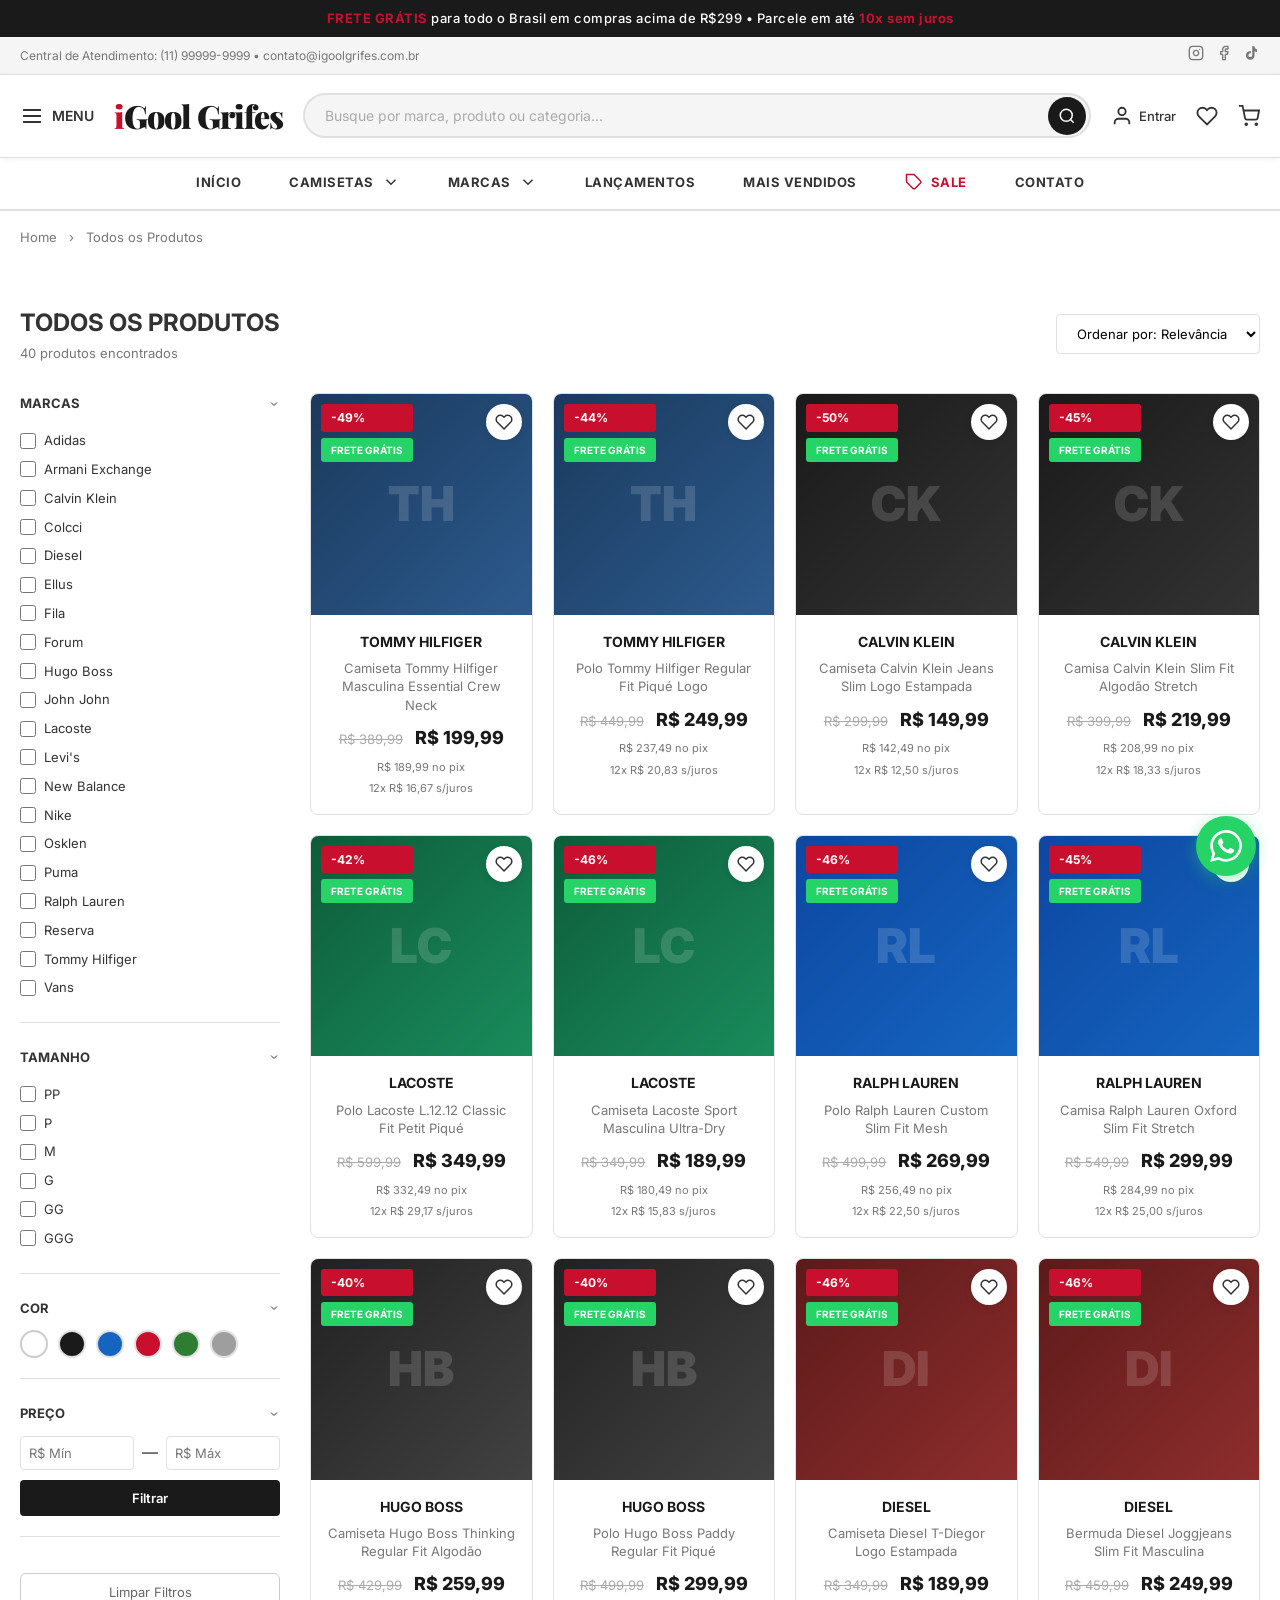
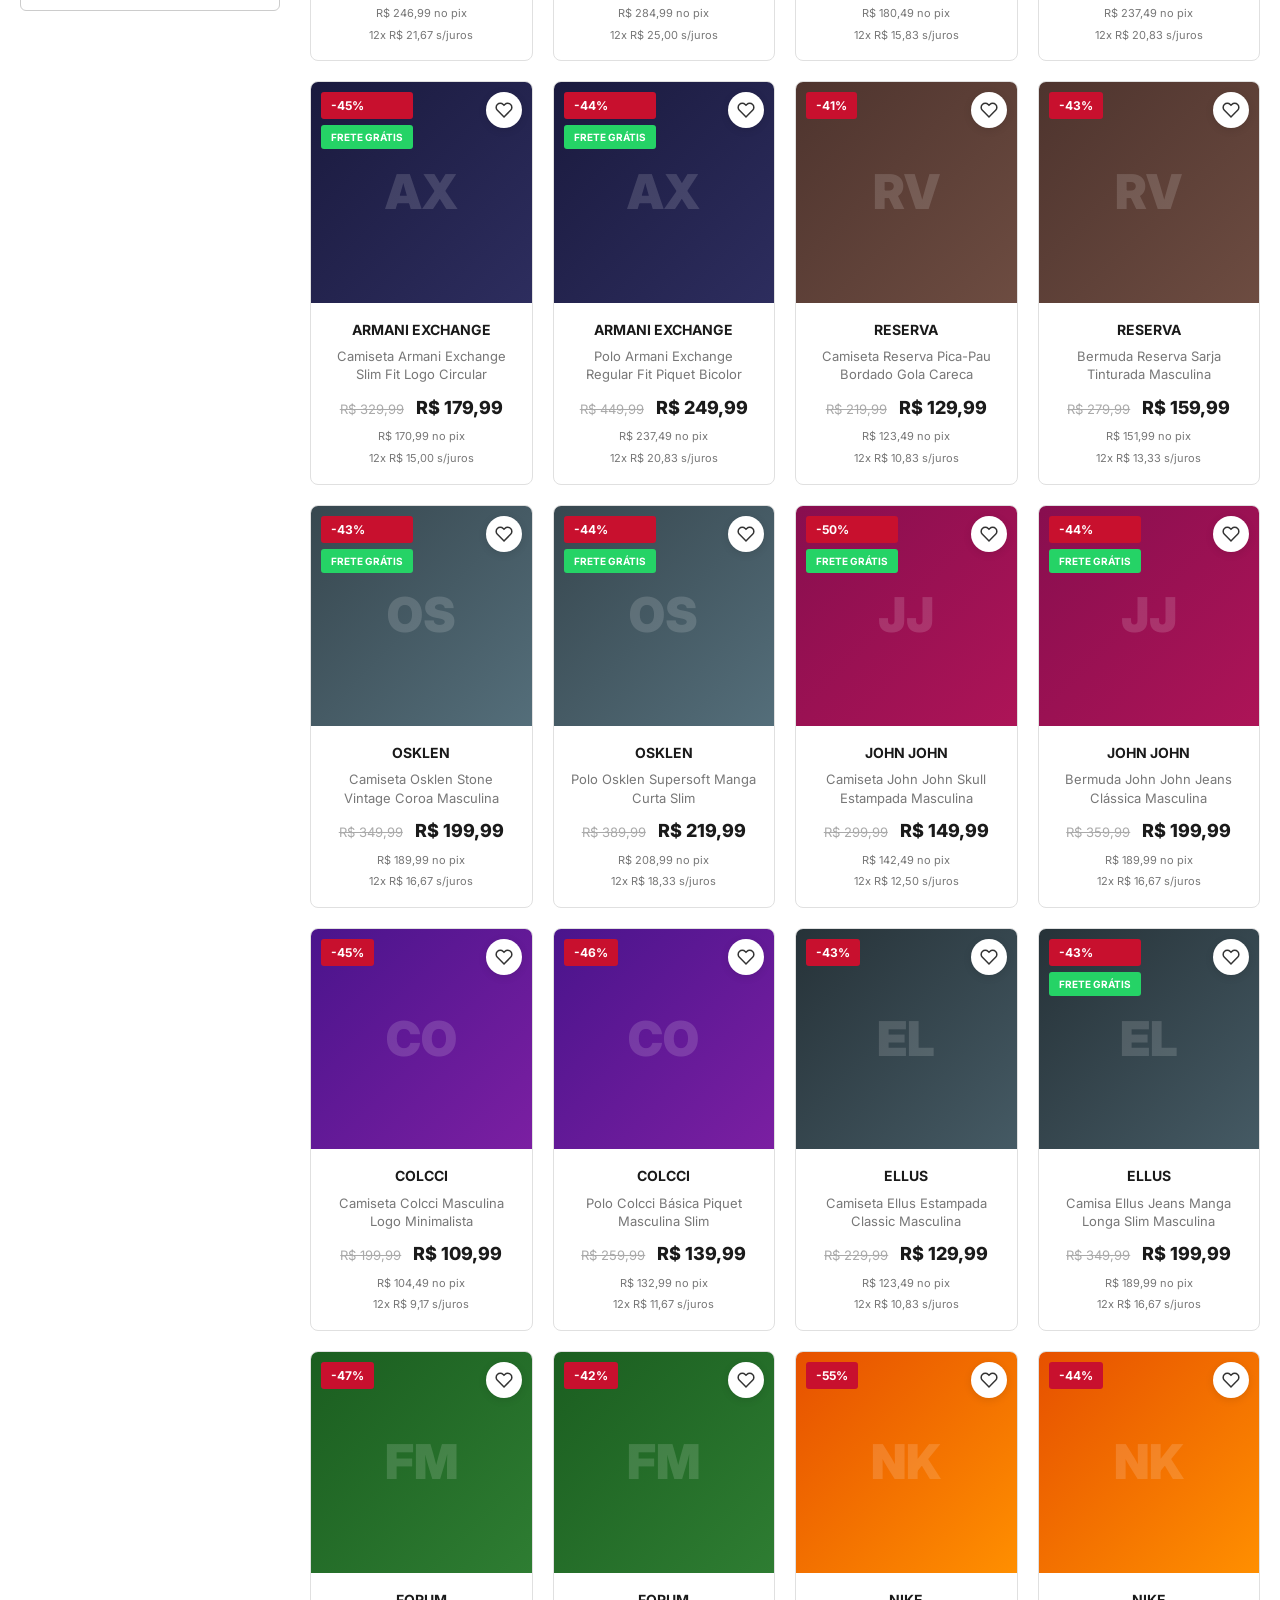
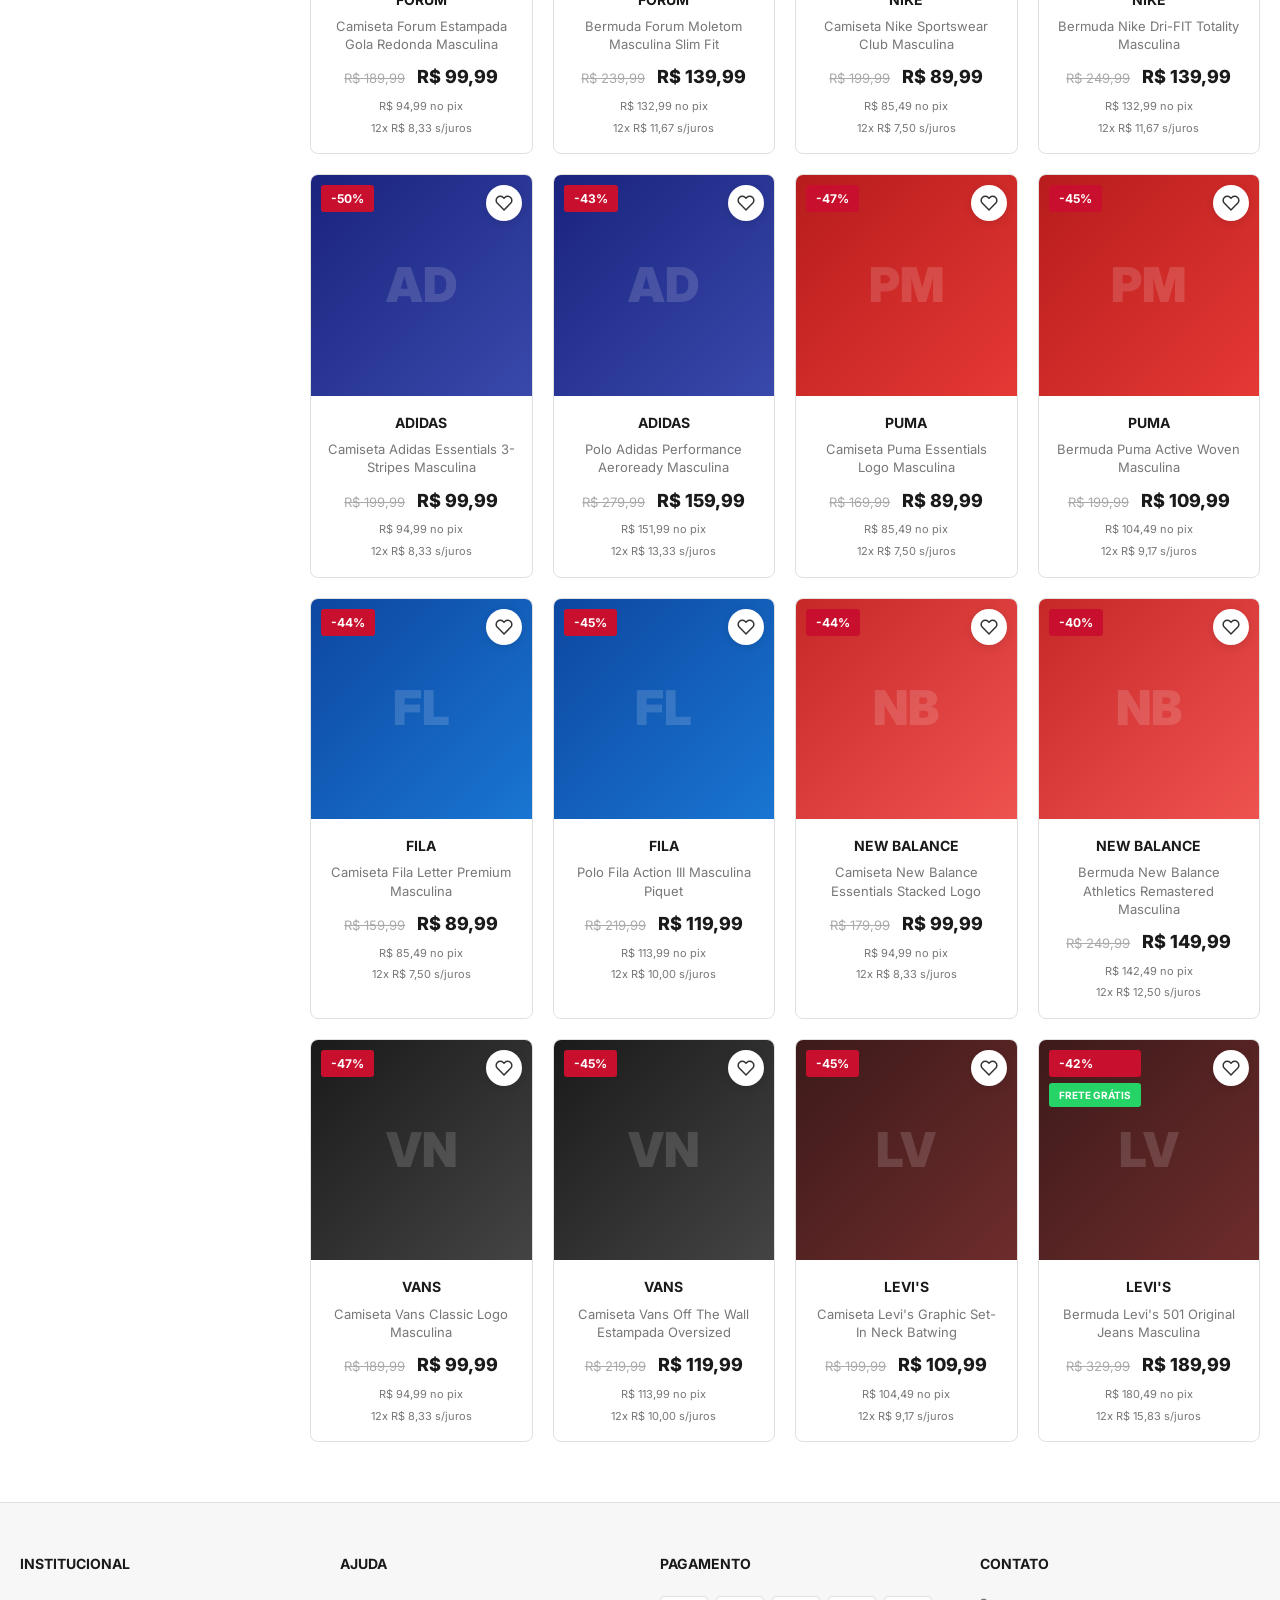
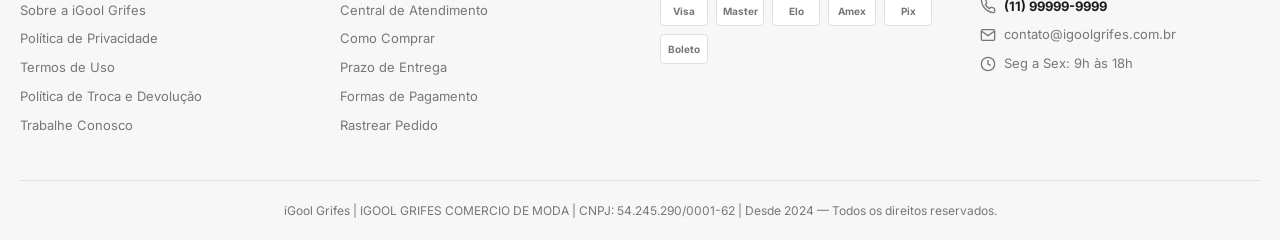
<file: marca.html>
<!DOCTYPE html>
<html lang="pt-BR">
<head><base target="_top">
  <meta charset="UTF-8">
  <meta name="viewport" content="width=device-width, initial-scale=1.0">
  <title>Marca | iGool Grifes — Grifes com até 60% OFF</title>
  <meta name="description" content="Produtos de grife com até 60% de desconto. Frete grátis e 12x sem juros.">
  <link rel="stylesheet" href="css/style.css">
</head>
<body>

  <!-- ── Top Bar ── -->
  <div class="top-bar">
    <span>SALDOS até 60% OFF</span> &nbsp;|&nbsp; Em Até 12x sem juros &nbsp;|&nbsp; Frete Grátis
  </div>

  <!-- ── Pre Header ── -->
  <div class="pre-header">
    <div class="container">
      <div>
        <a href="tel:+551191234-5678">
          <svg style="width:14px;height:14px;vertical-align:middle;margin-right:4px" viewBox="0 0 24 24" fill="none" stroke="currentColor" stroke-width="2"><path d="M22 16.92v3a2 2 0 01-2.18 2 19.79 19.79 0 01-8.63-3.07 19.5 19.5 0 01-6-6A19.79 19.79 0 012.12 4.18 2 2 0 014.11 2h3a2 2 0 012 1.72c.127.96.361 1.903.7 2.81a2 2 0 01-.45 2.11L8.09 9.91a16 16 0 006 6l1.27-1.27a2 2 0 012.11-.45c.907.339 1.85.573 2.81.7A2 2 0 0122 16.92z"/></svg>
          (16) 99773-6742
        </a>
        &nbsp;&nbsp;|&nbsp;&nbsp;
        <a href="#">Precisa de ajuda? Atendimento</a>
      </div>
      <div class="social-icons">
        <a href="#" aria-label="Instagram">
          <svg style="width:16px;height:16px" viewBox="0 0 24 24" fill="none" stroke="currentColor" stroke-width="2"><rect x="2" y="2" width="20" height="20" rx="5"/><circle cx="12" cy="12" r="5"/><circle cx="17.5" cy="6.5" r="1.5" fill="currentColor" stroke="none"/></svg>
        </a>
        <a href="#" aria-label="Facebook">
          <svg style="width:16px;height:16px" viewBox="0 0 24 24" fill="currentColor"><path d="M18 2h-3a5 5 0 00-5 5v3H7v4h3v8h4v-8h3l1-4h-4V7a1 1 0 011-1h3V2z"/></svg>
        </a>
      </div>
    </div>
  </div>

  <!-- ── Header ── -->
  <header class="header">
    <div class="container">
      <a href="index.html" class="logo"><i>i</i>Gool Grifes</a>

      <div class="search-bar">
        <input type="text" placeholder="Buscar por produto, marca ou categoria...">
        <button aria-label="Buscar">
          <svg viewBox="0 0 24 24" fill="none" stroke="white" stroke-width="2" width="18" height="18"><circle cx="11" cy="11" r="8"/><line x1="21" y1="21" x2="16.65" y2="16.65"/></svg>
        </button>
      </div>

      <div class="header-actions">
        <a href="#" class="header-action">
          <svg viewBox="0 0 24 24" fill="none" stroke="currentColor" stroke-width="2"><path d="M20 21v-2a4 4 0 00-4-4H8a4 4 0 00-4 4v2"/><circle cx="12" cy="7" r="4"/></svg>
          <span>Minha conta</span>
        </a>
        <a href="#" class="header-action">
          <svg viewBox="0 0 24 24" fill="none" stroke="currentColor" stroke-width="2"><path d="M20.84 4.61a5.5 5.5 0 00-7.78 0L12 5.67l-1.06-1.06a5.5 5.5 0 00-7.78 7.78l1.06 1.06L12 21.23l7.78-7.78 1.06-1.06a5.5 5.5 0 000-7.78z"/></svg>
        </a>
        <a href="carrinho.html" class="header-action">
          <svg viewBox="0 0 24 24" fill="none" stroke="currentColor" stroke-width="2"><circle cx="9" cy="21" r="1"/><circle cx="20" cy="21" r="1"/><path d="M1 1h4l2.68 13.39a2 2 0 002 1.61h9.72a2 2 0 002-1.61L23 6H6"/></svg>
          <span>Carrinho</span>
          <span class="badge">0</span>
        </a>
      </div>
    </div>
  </header>

  <!-- ── Navigation ── -->
  <nav class="nav">
    <div class="container">
      <a href="index.html" class="nav-item">Início</a>
      <a href="#" class="nav-item sale">
        <svg viewBox="0 0 24 24" fill="none" stroke="currentColor" stroke-width="2"><path d="M20.59 13.41l-7.17 7.17a2 2 0 01-2.83 0L2 12V2h10l8.59 8.59a2 2 0 010 2.82z"/><line x1="7" y1="7" x2="7.01" y2="7"/></svg>
        SALDOS 60% OFF
      </a>

      <div class="nav-item">
        MARCAS
        <svg viewBox="0 0 24 24" fill="none" stroke="currentColor" stroke-width="2"><polyline points="6 9 12 15 18 9"/></svg>
        <div class="nav-dropdown mega">
          <div class="brands-grid">
            <a href="marca.html?marca=tommy-hilfiger">Tommy Hilfiger</a>
            <a href="marca.html?marca=calvin-klein">Calvin Klein</a>
            <a href="marca.html?marca=lacoste">Lacoste</a>
            <a href="marca.html?marca=ralph-lauren">Ralph Lauren</a>
            <a href="marca.html?marca=hugo-boss">Hugo Boss</a>
            <a href="marca.html?marca=diesel">Diesel</a>
            <a href="marca.html?marca=armani-exchange">Armani Exchange</a>
            <a href="marca.html?marca=reserva">Reserva</a>
            <a href="marca.html?marca=osklen">Osklen</a>
            <a href="marca.html?marca=john-john">John John</a>
            <a href="marca.html?marca=colcci">Colcci</a>
            <a href="marca.html?marca=ellus">Ellus</a>
            <a href="marca.html?marca=forum">Forum</a>
            <a href="marca.html?marca=nike">Nike</a>
            <a href="marca.html?marca=adidas">Adidas</a>
            <a href="marca.html?marca=puma">Puma</a>
            <a href="marca.html?marca=fila">Fila</a>
            <a href="marca.html?marca=new-balance">New Balance</a>
            <a href="marca.html?marca=vans">Vans</a>
            <a href="marca.html?marca=levis">Levi's</a>
          </div>
          <a href="produtos.html" style="display:block;text-align:center;margin-top:16px;font-weight:700;color:#c8102e;text-transform:uppercase;font-size:12px;letter-spacing:1px;">Ver Todas as Marcas →</a>
        </div>
      </div>

      <a href="produtos.html" class="nav-item">PRODUTOS</a>
      <a href="sobre.html" class="nav-item">SOBRE</a>
      <a href="contato.html" class="nav-item">CONTATO</a>
    </div>
  </nav>

  <!-- ── Breadcrumb ── -->
  <div class="breadcrumb">
    <div class="container">
      <a href="index.html">Home</a>
      <span>&rsaquo;</span>
      <a href="produtos.html">Marcas</a>
      <span>&rsaquo;</span>
      <span id="breadcrumb-marca">Carregando...</span>
    </div>
  </div>

  <!-- ── Brand Hero ── -->
  <section style="background:linear-gradient(135deg,#1a1a1a,#2d2d2d);color:#fff;padding:48px 0;text-align:center;">
    <div class="container">
      <h1 id="brand-title" style="font-size:clamp(28px,5vw,48px);font-weight:900;letter-spacing:2px;text-transform:uppercase;margin:0;">Carregando...</h1>
      <p id="brand-subtitle" style="margin-top:8px;color:rgba(255,255,255,0.7);font-size:16px;">Produtos selecionados com até 60% de desconto</p>
    </div>
  </section>

  <!-- ── Catalog Section ── -->
  <section class="catalog-section">
    <div class="container">

      <!-- Catalog Header -->
      <div class="catalog-header">
        <div>
          <p class="results" id="results-count">Carregando produtos...</p>
        </div>
        <div class="catalog-sort">
          <select id="sort-select">
            <option value="relevancia">Ordenar por: Relevância</option>
            <option value="menor-preco">Menor preço</option>
            <option value="maior-preco">Maior preço</option>
            <option value="maior-desconto">Maior desconto</option>
          </select>
        </div>
      </div>

      <!-- Product Grid -->
      <div class="products-grid" id="products-grid">
        <!-- Products loaded dynamically -->
      </div>

      <!-- Empty State -->
      <div id="empty-state" style="display:none;text-align:center;padding:80px 20px;">
        <svg style="width:64px;height:64px;color:#ccc;margin-bottom:16px;" viewBox="0 0 24 24" fill="none" stroke="currentColor" stroke-width="1.5"><circle cx="11" cy="11" r="8"/><line x1="21" y1="21" x2="16.65" y2="16.65"/></svg>
        <h3 style="color:#666;margin:0 0 8px;">Nenhum produto encontrado</h3>
        <p style="color:#999;">Essa marca ainda não possui produtos cadastrados.</p>
        <a href="produtos.html" style="display:inline-block;margin-top:16px;padding:12px 32px;background:#c8102e;color:#fff;border-radius:6px;text-decoration:none;font-weight:700;">Ver todos os produtos</a>
      </div>

    </div>
  </section>

  <!-- ── Footer ── -->
  <footer class="footer">
    <div class="container">
      <div class="footer-grid">
        <div class="footer-col">
          <h4>Ajuda &amp; Suporte</h4>
          <a href="#">Como Comprar</a>
          <a href="#">Trocas e Devoluções</a>
          <a href="#">Prazo de Entrega</a>
          <a href="#">Política de Privacidade</a>
          <a href="#">Termos de Uso</a>
          <a href="#">Perguntas Frequentes</a>
          <a href="contato.html">Fale Conosco</a>
        </div>
        <div class="footer-col">
          <h4>Formas de Pagamento</h4>
          <div class="footer-payments">
            <div class="pay-icon">Visa</div>
            <div class="pay-icon">Master</div>
            <div class="pay-icon">Elo</div>
            <div class="pay-icon">Amex</div>
            <div class="pay-icon">PIX</div>
            <div class="pay-icon">Boleto</div>
          </div>
          <p style="font-size:12px;color:#777;margin-top:12px;">Parcele em até 12x sem juros no cartão de crédito. 5% de desconto no PIX.</p>
        </div>
        <div class="footer-col footer-contact">
          <h4>Central de Atendimento</h4>
          <p>
            <svg viewBox="0 0 24 24" fill="none" stroke="currentColor" stroke-width="2"><path d="M22 16.92v3a2 2 0 01-2.18 2 19.79 19.79 0 01-8.63-3.07 19.5 19.5 0 01-6-6A19.79 19.79 0 012.12 4.18 2 2 0 014.11 2h3a2 2 0 012 1.72c.127.96.361 1.903.7 2.81a2 2 0 01-.45 2.11L8.09 9.91a16 16 0 006 6l1.27-1.27a2 2 0 012.11-.45c.907.339 1.85.573 2.81.7A2 2 0 0122 16.92z"/></svg>
            <strong>(16) 99773-6742</strong>
          </p>
          <p>
            <svg viewBox="0 0 24 24" fill="none" stroke="currentColor" stroke-width="2"><path d="M21 15a2 2 0 01-2 2H7l-4 4V5a2 2 0 012-2h14a2 2 0 012 2z"/></svg>
            WhatsApp: (16) 99773-6742
          </p>
          <p>
            <svg viewBox="0 0 24 24" fill="none" stroke="currentColor" stroke-width="2"><path d="M4 4h16c1.1 0 2 .9 2 2v12c0 1.1-.9 2-2 2H4c-1.1 0-2-.9-2-2V6c0-1.1.9-2 2-2z"/><polyline points="22,6 12,13 2,6"/></svg>
            contato@igoolgrifes.com.br
          </p>
          <p>
            <svg viewBox="0 0 24 24" fill="none" stroke="currentColor" stroke-width="2"><circle cx="12" cy="12" r="10"/><polyline points="12 6 12 12 16 14"/></svg>
            Seg a Sex: 9h às 18h | Sáb: 9h às 13h
          </p>
        </div>
        <div class="footer-col">
          <h4>Compra Segura</h4>
          <div style="background:#f0f0f0;border:1px solid #ddd;border-radius:8px;padding:20px;text-align:center;">
            <svg style="width:40px;height:40px;margin-bottom:8px;" viewBox="0 0 24 24" fill="none" stroke="#1a1a1a" stroke-width="2"><rect x="3" y="11" width="18" height="11" rx="2"/><path d="M7 11V7a5 5 0 0110 0v4"/></svg>
            <p style="font-size:12px;font-weight:700;color:#1a1a1a;margin:0;">SITE SEGURO</p>
            <p style="font-size:11px;color:#777;margin:4px 0 0;">Certificado SSL 256 bits</p>
          </div>
        </div>
      </div>

      <div class="footer-bottom">
        <p>iGool Grifes | IGOOL GRIFES COMERCIO DE MODA | CNPJ: 54.245.290/0001-62 | Desde 2024 &mdash; Todos os direitos reservados.</p>
      </div>
    </div>
  </footer>

  <!-- ── WhatsApp Float ── -->
  <a href="https://wa.me/5516997736742" target="_blank" class="whatsapp-float" aria-label="WhatsApp">
    <svg viewBox="0 0 24 24"><path d="M17.472 14.382c-.297-.149-1.758-.867-2.03-.967-.273-.099-.471-.148-.67.15-.197.297-.767.966-.94 1.164-.173.199-.347.223-.644.075-.297-.15-1.255-.463-2.39-1.475-.883-.788-1.48-1.761-1.653-2.059-.173-.297-.018-.458.13-.606.134-.133.298-.347.446-.52.149-.174.198-.298.298-.497.099-.198.05-.371-.025-.52-.075-.149-.669-1.612-.916-2.207-.242-.579-.487-.5-.669-.51-.173-.008-.371-.01-.57-.01-.198 0-.52.074-.792.372-.272.297-1.04 1.016-1.04 2.479 0 1.462 1.065 2.875 1.213 3.074.149.198 2.096 3.2 5.077 4.487.709.306 1.262.489 1.694.625.712.227 1.36.195 1.871.118.571-.085 1.758-.719 2.006-1.413.248-.694.248-1.289.173-1.413-.074-.124-.272-.198-.57-.347m-5.421 7.403h-.004a9.87 9.87 0 01-5.031-1.378l-.361-.214-3.741.982.998-3.648-.235-.374a9.86 9.86 0 01-1.51-5.26c.001-5.45 4.436-9.884 9.888-9.884 2.64 0 5.122 1.03 6.988 2.898a9.825 9.825 0 012.893 6.994c-.003 5.45-4.437 9.884-9.885 9.884m8.413-18.297A11.815 11.815 0 0012.05 0C5.495 0 .16 5.335.157 11.892c0 2.096.547 4.142 1.588 5.945L.057 24l6.305-1.654a11.882 11.882 0 005.683 1.448h.005c6.554 0 11.89-5.335 11.893-11.893a11.821 11.821 0 00-3.48-8.413z"/></svg>
  </a>

  <script>
  (function() {
    const params = new URLSearchParams(window.location.search);
    const slugMarca = params.get('marca');

    if (!slugMarca) {
      window.location.href = 'produtos.html';
      return;
    }

    // Brand color map for hero backgrounds
    const brandColors = {
      'tommy-hilfiger': ['#1a3a5c','#2d5a8e'],
      'calvin-klein': ['#1a1a1a','#333'],
      'lacoste': ['#0d5c3a','#1a8c5c'],
      'ralph-lauren': ['#0d47a1','#1565c0'],
      'hugo-boss': ['#212121','#424242'],
      'diesel': ['#5c1a1a','#8e2d2d'],
      'armani-exchange': ['#1a1a3e','#2d2d5e'],
      'reserva': ['#4e342e','#6d4c41'],
      'osklen': ['#37474f','#546e7a'],
      'john-john': ['#880e4f','#ad1457'],
      'colcci': ['#4a148c','#7b1fa2'],
      'ellus': ['#263238','#455a64'],
      'forum': ['#1b5e20','#2e7d32'],
      'nike': ['#e65100','#ff8f00'],
      'adidas': ['#1a237e','#3949ab'],
      'puma': ['#b71c1c','#e53935'],
      'fila': ['#0d47a1','#1976d2'],
      'new-balance': ['#c62828','#ef5350'],
      'vans': ['#1a1a1a','#444'],
      'levis': ['#3d1a1a','#6e2c2c']
    };

    // Brand initials for placeholder
    const brandInitials = {
      'tommy-hilfiger': 'TH', 'calvin-klein': 'CK', 'lacoste': 'LC',
      'ralph-lauren': 'RL', 'hugo-boss': 'HB', 'diesel': 'DI',
      'armani-exchange': 'AX', 'reserva': 'RV', 'osklen': 'OS',
      'john-john': 'JJ', 'colcci': 'CO', 'ellus': 'EL',
      'forum': 'FM', 'nike': 'NK', 'adidas': 'AD',
      'puma': 'PM', 'fila': 'FL', 'new-balance': 'NB',
      'vans': 'VN', 'levis': 'LV'
    };

    // Set hero colors
    const colors = brandColors[slugMarca] || ['#1a1a1a','#2d2d2d'];
    const heroSection = document.querySelector('section[style*="background"]');
    if (heroSection) {
      heroSection.style.background = `linear-gradient(135deg, ${colors[0]}, ${colors[1]})`;
    }

    fetch('produtos.json')
      .then(r => r.json())
      .then(data => {
        let produtos = data.produtos.filter(p => p.slug_marca === slugMarca);

        if (produtos.length === 0) {
          document.getElementById('products-grid').style.display = 'none';
          document.getElementById('empty-state').style.display = 'block';
          document.getElementById('results-count').textContent = '0 produtos encontrados';
          // Try to get brand name from slug
          const brandName = slugMarca.split('-').map(w => w.charAt(0).toUpperCase() + w.slice(1)).join(' ');
          document.getElementById('brand-title').textContent = brandName;
          document.getElementById('breadcrumb-marca').textContent = brandName;
          document.title = brandName + ' | iGool Grifes';
          return;
        }

        const brandName = produtos[0].marca;
        document.getElementById('brand-title').textContent = brandName;
        document.getElementById('breadcrumb-marca').textContent = brandName;
        document.getElementById('results-count').textContent = produtos.length + ' produto' + (produtos.length > 1 ? 's' : '') + ' encontrado' + (produtos.length > 1 ? 's' : '');
        document.title = brandName + ' | iGool Grifes — Grifes com até 60% OFF';

        const initials = brandInitials[slugMarca] || slugMarca.substring(0,2).toUpperCase();

        function renderProducts(list) {
          const grid = document.getElementById('products-grid');
          grid.innerHTML = '';
          list.forEach(p => {
            const pColors = brandColors[p.slug_marca] || ['#1a1a1a','#333'];
            const pixPrice = (p.preco_atual * 0.95).toFixed(2).replace('.', ',');
            grid.innerHTML += `
              <div class="product-card">
                <div class="badges">
                  <span class="badge-discount">-${p.desconto}%</span>
                  ${p.frete_gratis ? '<span class="badge-frete">FRETE GRÁTIS</span>' : ''}
                </div>
                <div class="img-wrap">
                  <div style="width:100%;height:100%;background:linear-gradient(135deg,${pColors[0]},${pColors[1]});display:flex;align-items:center;justify-content:center;color:rgba(255,255,255,0.15);font-size:48px;font-weight:900;">${initials}</div>
                  <button class="wishlist-btn" aria-label="Favoritar">
                    <svg viewBox="0 0 24 24" fill="none" stroke="currentColor" stroke-width="2"><path d="M20.84 4.61a5.5 5.5 0 00-7.78 0L12 5.67l-1.06-1.06a5.5 5.5 0 00-7.78 7.78l1.06 1.06L12 21.23l7.78-7.78 1.06-1.06a5.5 5.5 0 000-7.78z"/></svg>
                  </button>
                </div>
                <div class="product-info">
                  <div class="brand">${p.marca}</div>
                  <div class="name">${p.nome}</div>
                  <div class="prices">
                    <span class="old-price">R$ ${p.preco_original.toFixed(2).replace('.', ',')}</span>
                    <span class="current-price">R$ ${p.preco_atual.toFixed(2).replace('.', ',')}</span>
                  </div>
                  <div class="pix-label">R$ ${pixPrice} no pix</div>
                  <div class="installments">12x R$ ${p.valor_parcela.toFixed(2).replace('.', ',')} s/juros</div>
                </div>
              </div>
            `;
          });
        }

        renderProducts(produtos);

        // Sort
        document.getElementById('sort-select').addEventListener('change', function() {
          let sorted = [...produtos];
          switch(this.value) {
            case 'menor-preco': sorted.sort((a,b) => a.preco_atual - b.preco_atual); break;
            case 'maior-preco': sorted.sort((a,b) => b.preco_atual - a.preco_atual); break;
            case 'maior-desconto': sorted.sort((a,b) => b.desconto - a.desconto); break;
          }
          renderProducts(sorted);
        });
      })
      .catch(err => {
        console.error('Erro ao carregar produtos:', err);
        document.getElementById('products-grid').innerHTML = '<p style="text-align:center;padding:40px;color:#999;">Erro ao carregar produtos. Tente novamente.</p>';
      });
  })();
  </script>

</body>
</html>
</file>
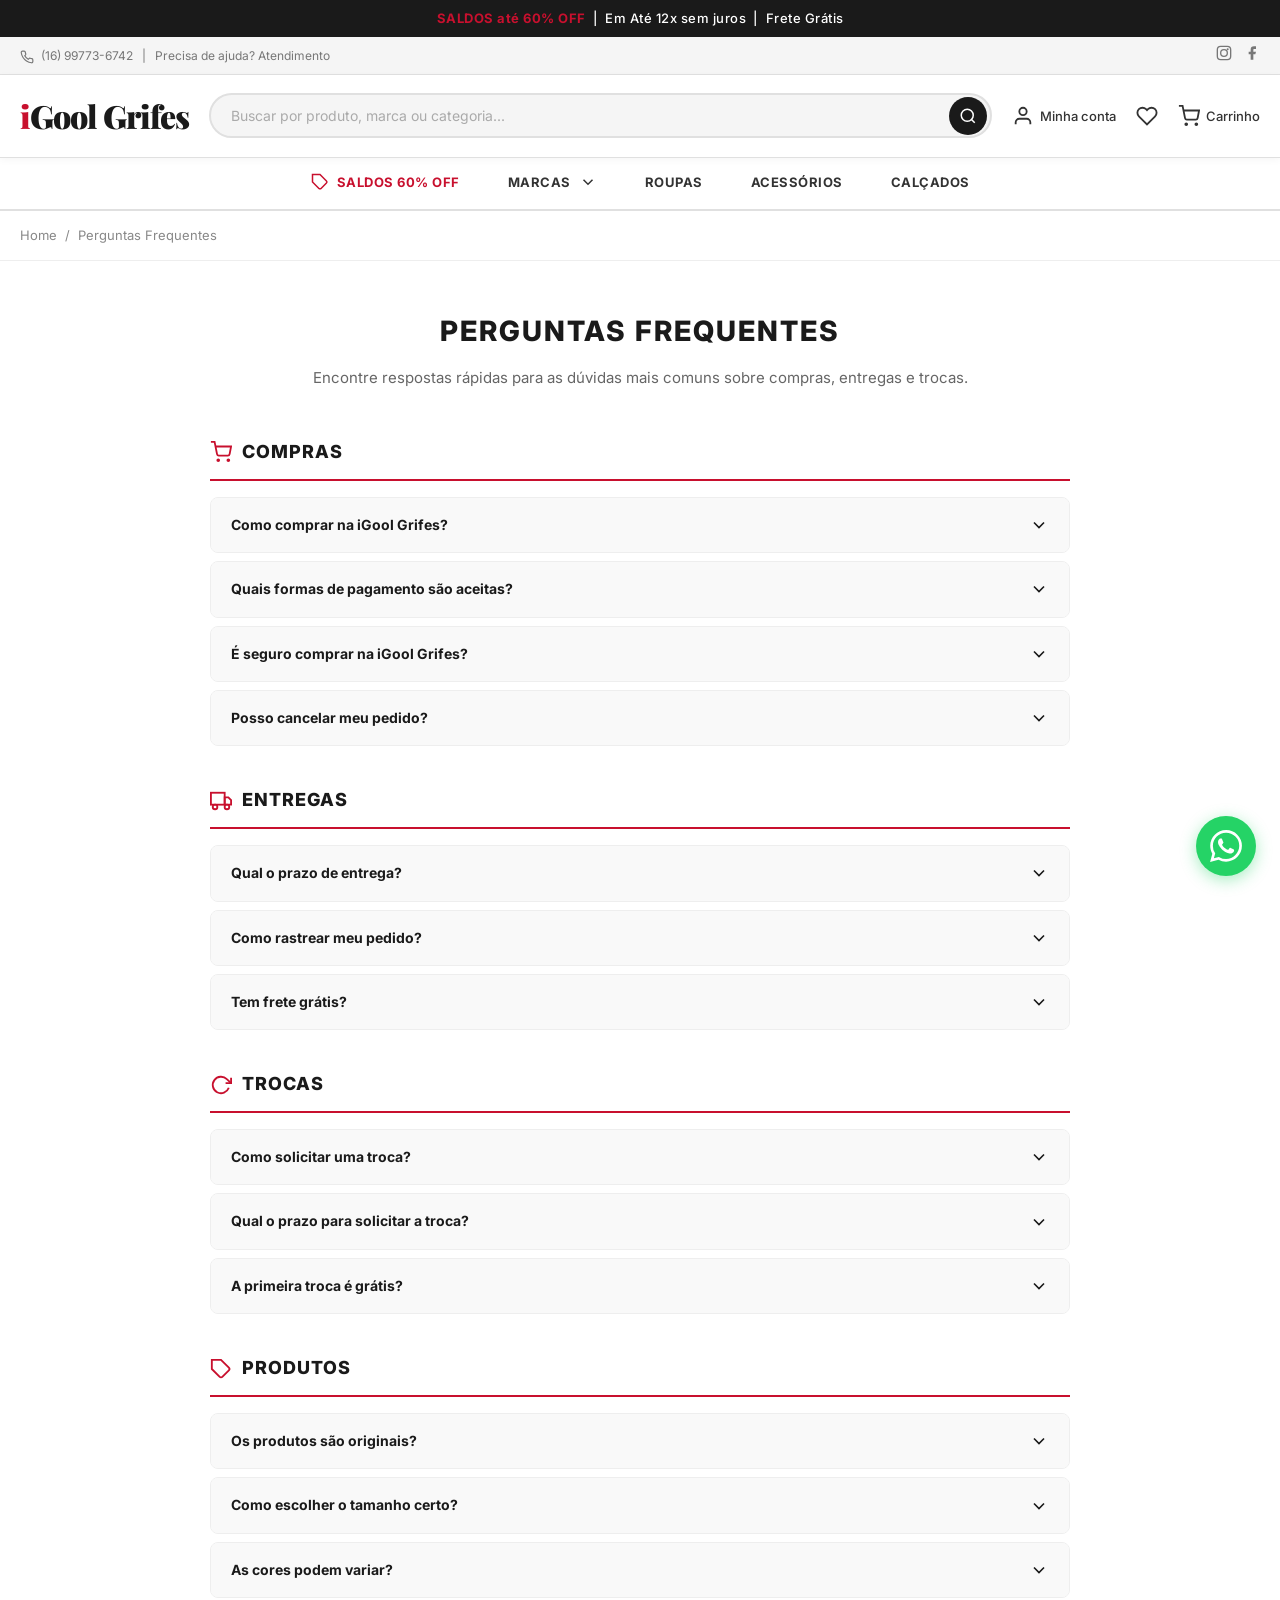
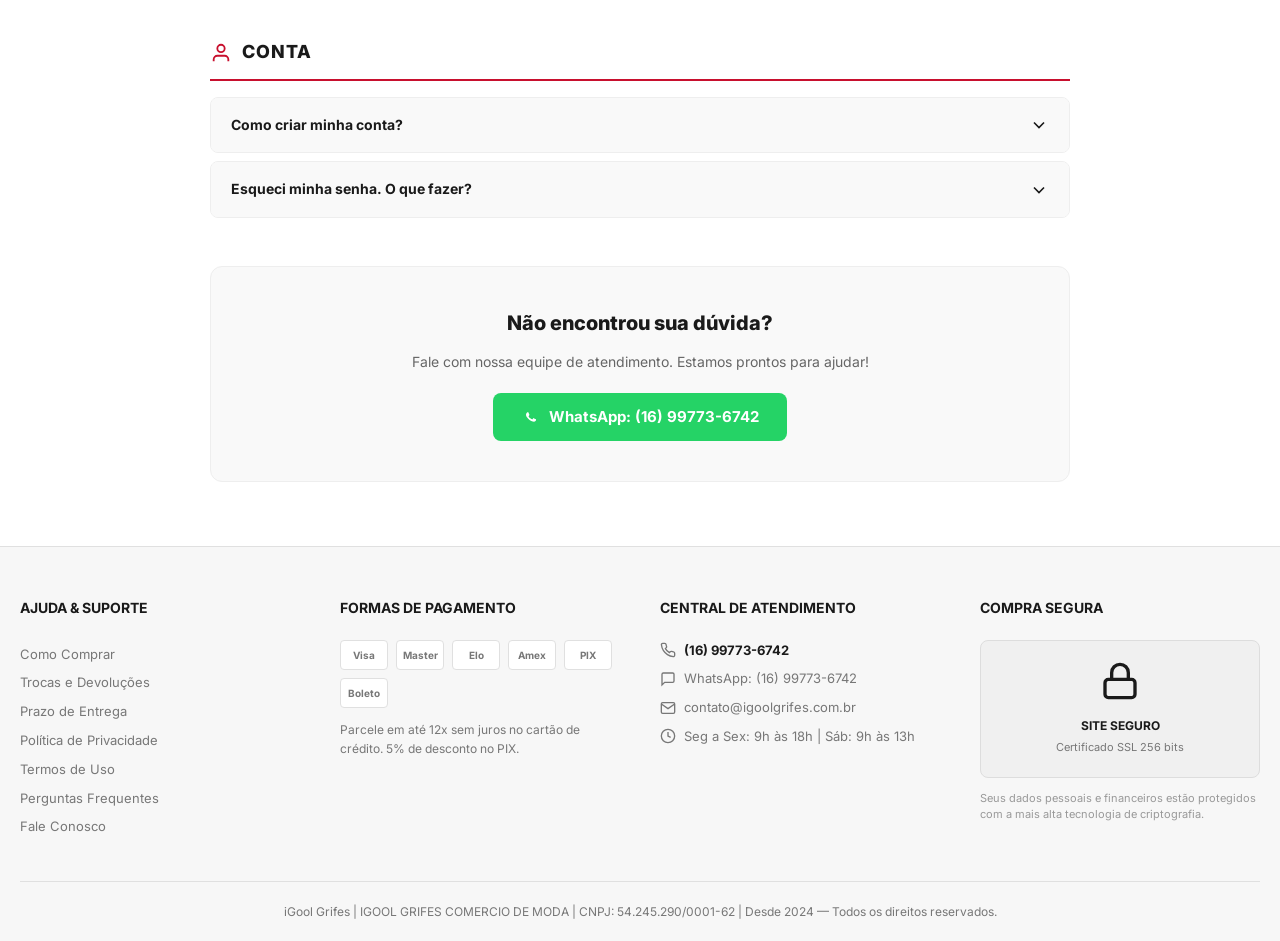
<file: perguntas-frequentes.html>
<!DOCTYPE html>
<html lang="pt-BR">
<head><base target="_top">
  <meta charset="UTF-8">
  <meta name="viewport" content="width=device-width, initial-scale=1.0">
  <title>Perguntas Frequentes — iGool Grifes</title>
  <meta name="description" content="Perguntas frequentes sobre compras, entregas, trocas e produtos na iGool Grifes.">
  <link rel="stylesheet" href="css/style.css">
  <style>
    .page-breadcrumb{padding:14px 0;font-size:13px;color:#888;border-bottom:1px solid #eee;}
    .page-breadcrumb a{color:#888;text-decoration:none;}
    .page-breadcrumb a:hover{color:#c8102e;}
    .page-title{text-align:center;padding:48px 0 12px;font-size:28px;font-weight:800;letter-spacing:2px;color:#1a1a1a;}
    .page-subtitle{text-align:center;color:#666;font-size:15px;margin-bottom:48px;}
    .page-content{max-width:900px;margin:0 auto;padding:0 20px 64px;}
    .faq-category{margin-bottom:40px;}
    .faq-category-title{font-size:18px;font-weight:800;color:#1a1a1a;text-transform:uppercase;letter-spacing:1px;margin-bottom:16px;padding-bottom:12px;border-bottom:2px solid #c8102e;display:flex;align-items:center;gap:10px;}
    .faq-category-title svg{width:22px;height:22px;color:#c8102e;}
    .faq-item{border:1px solid #eee;border-radius:8px;margin-bottom:8px;overflow:hidden;transition:box-shadow .3s;}
    .faq-item:hover{box-shadow:0 2px 8px rgba(0,0,0,.05);}
    .faq-question{padding:16px 20px;font-size:14px;font-weight:700;color:#1a1a1a;cursor:pointer;display:flex;justify-content:space-between;align-items:center;background:#f9f9f9;transition:background .3s;user-select:none;}
    .faq-question:hover{background:#f0f0f0;}
    .faq-arrow{width:20px;height:20px;transition:transform .3s;flex-shrink:0;margin-left:12px;}
    .faq-item.active .faq-arrow{transform:rotate(180deg);}
    .faq-answer{max-height:0;overflow:hidden;transition:max-height .4s ease,padding .3s ease;}
    .faq-item.active .faq-answer{max-height:300px;padding:16px 20px;}
    .faq-answer p{font-size:14px;color:#555;line-height:1.7;margin:0;}
    .faq-contact{text-align:center;background:#f9f9f9;border-radius:12px;padding:40px;border:1px solid #eee;margin-top:48px;}
    .faq-contact h3{font-size:20px;font-weight:800;color:#1a1a1a;margin-bottom:12px;}
    .faq-contact p{font-size:14px;color:#666;margin-bottom:20px;}
    .faq-contact .btn-wpp{display:inline-flex;align-items:center;gap:8px;background:#25d366;color:#fff;padding:12px 28px;border-radius:8px;font-weight:700;text-decoration:none;font-size:15px;transition:background .3s;}
    .faq-contact .btn-wpp:hover{background:#1da851;}
  </style>
</head>
<body>

  <!-- ════════ TOP BAR ════════ -->
  <div class="top-bar">
    <span>SALDOS até 60% OFF</span> &nbsp;|&nbsp; Em Até 12x sem juros &nbsp;|&nbsp; Frete Grátis
  </div>

  <!-- ════════ PRE-HEADER ════════ -->
  <div class="pre-header">
    <div class="container">
      <div>
        <a href="tel:+5516997736742">
          <svg style="width:14px;height:14px;vertical-align:middle;margin-right:4px" viewBox="0 0 24 24" fill="none" stroke="currentColor" stroke-width="2"><path d="M22 16.92v3a2 2 0 01-2.18 2 19.79 19.79 0 01-8.63-3.07 19.5 19.5 0 01-6-6A19.79 19.79 0 012.12 4.18 2 2 0 014.11 2h3a2 2 0 012 1.72c.127.96.361 1.903.7 2.81a2 2 0 01-.45 2.11L8.09 9.91a16 16 0 006 6l1.27-1.27a2 2 0 012.11-.45c.907.339 1.85.573 2.81.7A2 2 0 0122 16.92z"/></svg>
          (16) 99773-6742
        </a>
        &nbsp;&nbsp;|&nbsp;&nbsp;
        <a href="contato.html">Precisa de ajuda? Atendimento</a>
      </div>
      <div class="social-icons">
        <a href="#" aria-label="Instagram">
          <svg style="width:16px;height:16px" viewBox="0 0 24 24" fill="none" stroke="currentColor" stroke-width="2"><rect x="2" y="2" width="20" height="20" rx="5"/><circle cx="12" cy="12" r="5"/><circle cx="17.5" cy="6.5" r="1.5" fill="currentColor" stroke="none"/></svg>
        </a>
        <a href="#" aria-label="Facebook">
          <svg style="width:16px;height:16px" viewBox="0 0 24 24" fill="currentColor"><path d="M18 2h-3a5 5 0 00-5 5v3H7v4h3v8h4v-8h3l1-4h-4V7a1 1 0 011-1h3V2z"/></svg>
        </a>
      </div>
    </div>
  </div>

  <!-- ════════ HEADER ════════ -->
  <header class="header">
    <div class="container">
      <a href="index.html" class="logo"><i>i</i>Gool Grifes</a>
      <div class="search-bar">
        <input type="text" placeholder="Buscar por produto, marca ou categoria...">
        <button aria-label="Buscar">
          <svg viewBox="0 0 24 24" fill="none" stroke="white" stroke-width="2" width="18" height="18"><circle cx="11" cy="11" r="8"/><line x1="21" y1="21" x2="16.65" y2="16.65"/></svg>
        </button>
      </div>
      <div class="header-actions">
        <a href="#" class="header-action">
          <svg viewBox="0 0 24 24" fill="none" stroke="currentColor" stroke-width="2"><path d="M20 21v-2a4 4 0 00-4-4H8a4 4 0 00-4 4v2"/><circle cx="12" cy="7" r="4"/></svg>
          <span>Minha conta</span>
        </a>
        <a href="#" class="header-action">
          <svg viewBox="0 0 24 24" fill="none" stroke="currentColor" stroke-width="2"><path d="M20.84 4.61a5.5 5.5 0 00-7.78 0L12 5.67l-1.06-1.06a5.5 5.5 0 00-7.78 7.78l1.06 1.06L12 21.23l7.78-7.78 1.06-1.06a5.5 5.5 0 000-7.78z"/></svg>
        </a>
        <a href="carrinho.html" class="header-action">
          <svg viewBox="0 0 24 24" fill="none" stroke="currentColor" stroke-width="2"><circle cx="9" cy="21" r="1"/><circle cx="20" cy="21" r="1"/><path d="M1 1h4l2.68 13.39a2 2 0 002 1.61h9.72a2 2 0 002-1.61L23 6H6"/></svg>
          <span>Carrinho</span>
          <span class="badge">0</span>
        </a>
      </div>
    </div>
  </header>

  <!-- ════════ NAV ════════ -->
  <nav class="nav">
    <div class="container">
      <a href="#" class="nav-item sale">
        <svg viewBox="0 0 24 24" fill="none" stroke="currentColor" stroke-width="2"><path d="M20.59 13.41l-7.17 7.17a2 2 0 01-2.83 0L2 12V2h10l8.59 8.59a2 2 0 010 2.82z"/><line x1="7" y1="7" x2="7.01" y2="7"/></svg>
        SALDOS 60% OFF
      </a>
      <div class="nav-item">
        MARCAS
        <svg viewBox="0 0 24 24" fill="none" stroke="currentColor" stroke-width="2"><polyline points="6 9 12 15 18 9"/></svg>
        <div class="nav-dropdown mega">
          <div class="brands-grid">
            <a href="marca.html?marca=tommy-hilfiger">Tommy Hilfiger</a>
            <a href="marca.html?marca=calvin-klein">Calvin Klein</a>
            <a href="marca.html?marca=lacoste">Lacoste</a>
            <a href="marca.html?marca=ralph-lauren">Ralph Lauren</a>
            <a href="marca.html?marca=hugo-boss">Hugo Boss</a>
            <a href="marca.html?marca=diesel">Diesel</a>
            <a href="marca.html?marca=armani-exchange">Armani Exchange</a>
            <a href="marca.html?marca=reserva">Reserva</a>
            <a href="marca.html?marca=osklen">Osklen</a>
            <a href="marca.html?marca=john-john">John John</a>
            <a href="marca.html?marca=colcci">Colcci</a>
            <a href="marca.html?marca=ellus">Ellus</a>
            <a href="marca.html?marca=forum">Forum</a>
            <a href="marca.html?marca=nike">Nike</a>
            <a href="marca.html?marca=adidas">Adidas</a>
            <a href="marca.html?marca=puma">Puma</a>
            <a href="marca.html?marca=fila">Fila</a>
            <a href="marca.html?marca=new-balance">New Balance</a>
            <a href="marca.html?marca=vans">Vans</a>
            <a href="marca.html?marca=levis">Levi's</a>
          </div>
          <a href="produtos.html" style="display:block;text-align:center;margin-top:16px;font-weight:700;color:#c8102e;text-transform:uppercase;font-size:12px;letter-spacing:1px;">Ver Todas as Marcas →</a>
        </div>
      </div>
      <a href="#" class="nav-item">ROUPAS</a>
      <a href="#" class="nav-item">ACESSÓRIOS</a>
      <a href="#" class="nav-item">CALÇADOS</a>
    </div>
  </nav>

  <!-- ════════ BREADCRUMB ════════ -->
  <div class="page-breadcrumb">
    <div class="container">
      <a href="index.html">Home</a> &nbsp;/&nbsp; Perguntas Frequentes
    </div>
  </div>

  <!-- ════════ CONTENT ════════ -->
  <div class="page-content">
    <h1 class="page-title">PERGUNTAS FREQUENTES</h1>
    <p class="page-subtitle">Encontre respostas rápidas para as dúvidas mais comuns sobre compras, entregas e trocas.</p>

    <!-- ── COMPRAS ── -->
    <div class="faq-category">
      <div class="faq-category-title">
        <svg viewBox="0 0 24 24" fill="none" stroke="currentColor" stroke-width="2"><circle cx="9" cy="21" r="1"/><circle cx="20" cy="21" r="1"/><path d="M1 1h4l2.68 13.39a2 2 0 002 1.61h9.72a2 2 0 002-1.61L23 6H6"/></svg>
        Compras
      </div>

      <div class="faq-item">
        <div class="faq-question" onclick="this.parentElement.classList.toggle('active')">
          Como comprar na iGool Grifes?
          <svg class="faq-arrow" viewBox="0 0 24 24" fill="none" stroke="currentColor" stroke-width="2"><polyline points="6 9 12 15 18 9"/></svg>
        </div>
        <div class="faq-answer">
          <p>Comprar na iGool Grifes é muito simples! Navegue pelo site, escolha o produto desejado, selecione tamanho e cor, adicione ao carrinho e finalize com seus dados de entrega e pagamento. Para um guia completo, acesse nossa página <a href="como-comprar.html" style="color:#c8102e;font-weight:600;">Como Comprar</a>.</p>
        </div>
      </div>

      <div class="faq-item">
        <div class="faq-question" onclick="this.parentElement.classList.toggle('active')">
          Quais formas de pagamento são aceitas?
          <svg class="faq-arrow" viewBox="0 0 24 24" fill="none" stroke="currentColor" stroke-width="2"><polyline points="6 9 12 15 18 9"/></svg>
        </div>
        <div class="faq-answer">
          <p>Aceitamos cartão de crédito (Visa, Mastercard, Elo e Amex) com parcelamento em até 12x sem juros, Boleto Bancário e Pix. Pagamentos via Pix possuem 5% de desconto sobre o valor total do pedido.</p>
        </div>
      </div>

      <div class="faq-item">
        <div class="faq-question" onclick="this.parentElement.classList.toggle('active')">
          É seguro comprar na iGool Grifes?
          <svg class="faq-arrow" viewBox="0 0 24 24" fill="none" stroke="currentColor" stroke-width="2"><polyline points="6 9 12 15 18 9"/></svg>
        </div>
        <div class="faq-answer">
          <p>Sim, totalmente seguro! Nosso site utiliza certificado SSL com criptografia de 256 bits, garantindo que todos os seus dados pessoais e financeiros sejam transmitidos de forma segura. Além disso, os pagamentos são processados por gateways certificados PCI-DSS.</p>
        </div>
      </div>

      <div class="faq-item">
        <div class="faq-question" onclick="this.parentElement.classList.toggle('active')">
          Posso cancelar meu pedido?
          <svg class="faq-arrow" viewBox="0 0 24 24" fill="none" stroke="currentColor" stroke-width="2"><polyline points="6 9 12 15 18 9"/></svg>
        </div>
        <div class="faq-answer">
          <p>Sim, você pode solicitar o cancelamento enquanto o pedido ainda não tiver sido despachado. Entre em contato pelo WhatsApp (16) 99773-6742 o mais rápido possível informando o número do pedido. Após o despacho, será necessário aguardar o recebimento e solicitar a devolução conforme nossa política.</p>
        </div>
      </div>
    </div>

    <!-- ── ENTREGAS ── -->
    <div class="faq-category">
      <div class="faq-category-title">
        <svg viewBox="0 0 24 24" fill="none" stroke="currentColor" stroke-width="2"><rect x="1" y="3" width="15" height="13"/><polygon points="16 8 20 8 23 11 23 16 16 16 16 8"/><circle cx="5.5" cy="18.5" r="2.5"/><circle cx="18.5" cy="18.5" r="2.5"/></svg>
        Entregas
      </div>

      <div class="faq-item">
        <div class="faq-question" onclick="this.parentElement.classList.toggle('active')">
          Qual o prazo de entrega?
          <svg class="faq-arrow" viewBox="0 0 24 24" fill="none" stroke="currentColor" stroke-width="2"><polyline points="6 9 12 15 18 9"/></svg>
        </div>
        <div class="faq-answer">
          <p>O prazo varia conforme a região: Sul e Sudeste de 3 a 7 dias úteis, Centro-Oeste de 5 a 10 dias úteis, Norte e Nordeste de 7 a 15 dias úteis. Os prazos são contados a partir da confirmação do pagamento. Confira mais detalhes em <a href="prazo-entrega.html" style="color:#c8102e;font-weight:600;">Prazo de Entrega</a>.</p>
        </div>
      </div>

      <div class="faq-item">
        <div class="faq-question" onclick="this.parentElement.classList.toggle('active')">
          Como rastrear meu pedido?
          <svg class="faq-arrow" viewBox="0 0 24 24" fill="none" stroke="currentColor" stroke-width="2"><polyline points="6 9 12 15 18 9"/></svg>
        </div>
        <div class="faq-answer">
          <p>Após o despacho, você receberá um e-mail com o código de rastreio dos Correios. Com esse código, você pode acompanhar a entrega diretamente no site dos Correios (rastreamento.correios.com.br) ou pelo nosso WhatsApp.</p>
        </div>
      </div>

      <div class="faq-item">
        <div class="faq-question" onclick="this.parentElement.classList.toggle('active')">
          Tem frete grátis?
          <svg class="faq-arrow" viewBox="0 0 24 24" fill="none" stroke="currentColor" stroke-width="2"><polyline points="6 9 12 15 18 9"/></svg>
        </div>
        <div class="faq-answer">
          <p>Sim! Oferecemos frete grátis para compras acima de R$ 199 (Sul e Sudeste), R$ 299 (Centro-Oeste) e R$ 499 (Norte e Nordeste). O valor do frete e a elegibilidade para frete grátis são calculados automaticamente no carrinho.</p>
        </div>
      </div>
    </div>

    <!-- ── TROCAS ── -->
    <div class="faq-category">
      <div class="faq-category-title">
        <svg viewBox="0 0 24 24" fill="none" stroke="currentColor" stroke-width="2"><polyline points="23 4 23 10 17 10"/><path d="M20.49 15a9 9 0 11-2.12-9.36L23 10"/></svg>
        Trocas
      </div>

      <div class="faq-item">
        <div class="faq-question" onclick="this.parentElement.classList.toggle('active')">
          Como solicitar uma troca?
          <svg class="faq-arrow" viewBox="0 0 24 24" fill="none" stroke="currentColor" stroke-width="2"><polyline points="6 9 12 15 18 9"/></svg>
        </div>
        <div class="faq-answer">
          <p>Entre em contato pelo WhatsApp (16) 99773-6742 ou e-mail contato@igoolgrifes.com.br informando o número do pedido e o motivo da troca. Nossa equipe enviará as instruções de envio e o código de postagem gratuito (1ª troca).</p>
        </div>
      </div>

      <div class="faq-item">
        <div class="faq-question" onclick="this.parentElement.classList.toggle('active')">
          Qual o prazo para solicitar a troca?
          <svg class="faq-arrow" viewBox="0 0 24 24" fill="none" stroke="currentColor" stroke-width="2"><polyline points="6 9 12 15 18 9"/></svg>
        </div>
        <div class="faq-answer">
          <p>Você tem até 30 dias corridos após o recebimento do produto para solicitar a troca. O produto deve estar sem uso, com etiquetas e embalagem original. Para mais detalhes, consulte nossa página <a href="trocas-devolucoes.html" style="color:#c8102e;font-weight:600;">Trocas e Devoluções</a>.</p>
        </div>
      </div>

      <div class="faq-item">
        <div class="faq-question" onclick="this.parentElement.classList.toggle('active')">
          A primeira troca é grátis?
          <svg class="faq-arrow" viewBox="0 0 24 24" fill="none" stroke="currentColor" stroke-width="2"><polyline points="6 9 12 15 18 9"/></svg>
        </div>
        <div class="faq-answer">
          <p>Sim! Na iGool Grifes, o frete da primeira troca é totalmente por nossa conta. Basta entrar em contato e enviaremos o código de postagem gratuito. A partir da segunda troca, o frete de envio é de responsabilidade do cliente.</p>
        </div>
      </div>
    </div>

    <!-- ── PRODUTOS ── -->
    <div class="faq-category">
      <div class="faq-category-title">
        <svg viewBox="0 0 24 24" fill="none" stroke="currentColor" stroke-width="2"><path d="M20.59 13.41l-7.17 7.17a2 2 0 01-2.83 0L2 12V2h10l8.59 8.59a2 2 0 010 2.82z"/><line x1="7" y1="7" x2="7.01" y2="7"/></svg>
        Produtos
      </div>

      <div class="faq-item">
        <div class="faq-question" onclick="this.parentElement.classList.toggle('active')">
          Os produtos são originais?
          <svg class="faq-arrow" viewBox="0 0 24 24" fill="none" stroke="currentColor" stroke-width="2"><polyline points="6 9 12 15 18 9"/></svg>
        </div>
        <div class="faq-answer">
          <p>Sim, 100% originais! Todos os produtos comercializados na iGool Grifes são adquiridos diretamente de distribuidores e fornecedores autorizados das marcas. Garantimos a autenticidade de cada peça vendida em nosso site.</p>
        </div>
      </div>

      <div class="faq-item">
        <div class="faq-question" onclick="this.parentElement.classList.toggle('active')">
          Como escolher o tamanho certo?
          <svg class="faq-arrow" viewBox="0 0 24 24" fill="none" stroke="currentColor" stroke-width="2"><polyline points="6 9 12 15 18 9"/></svg>
        </div>
        <div class="faq-answer">
          <p>Cada produto possui uma tabela de medidas na página de detalhes. Recomendamos que você meça uma peça similar que já possua e compare com as medidas informadas. Em caso de dúvida, entre em contato pelo WhatsApp e nossa equipe ajudará a encontrar o tamanho ideal.</p>
        </div>
      </div>

      <div class="faq-item">
        <div class="faq-question" onclick="this.parentElement.classList.toggle('active')">
          As cores podem variar?
          <svg class="faq-arrow" viewBox="0 0 24 24" fill="none" stroke="currentColor" stroke-width="2"><polyline points="6 9 12 15 18 9"/></svg>
        </div>
        <div class="faq-answer">
          <p>As fotografias dos produtos são o mais fiéis possível, porém pequenas variações de cor podem ocorrer dependendo da configuração de brilho e cor do seu monitor ou tela do celular. Essas variações são mínimas e não comprometem a qualidade do produto.</p>
        </div>
      </div>
    </div>

    <!-- ── CONTA ── -->
    <div class="faq-category">
      <div class="faq-category-title">
        <svg viewBox="0 0 24 24" fill="none" stroke="currentColor" stroke-width="2"><path d="M20 21v-2a4 4 0 00-4-4H8a4 4 0 00-4 4v2"/><circle cx="12" cy="7" r="4"/></svg>
        Conta
      </div>

      <div class="faq-item">
        <div class="faq-question" onclick="this.parentElement.classList.toggle('active')">
          Como criar minha conta?
          <svg class="faq-arrow" viewBox="0 0 24 24" fill="none" stroke="currentColor" stroke-width="2"><polyline points="6 9 12 15 18 9"/></svg>
        </div>
        <div class="faq-answer">
          <p>Clique em "Minha Conta" no topo do site e selecione "Criar Conta". Preencha seus dados pessoais (nome, e-mail, CPF e senha) e pronto! Você também pode criar a conta durante o processo de finalização da compra.</p>
        </div>
      </div>

      <div class="faq-item">
        <div class="faq-question" onclick="this.parentElement.classList.toggle('active')">
          Esqueci minha senha. O que fazer?
          <svg class="faq-arrow" viewBox="0 0 24 24" fill="none" stroke="currentColor" stroke-width="2"><polyline points="6 9 12 15 18 9"/></svg>
        </div>
        <div class="faq-answer">
          <p>Na página de login, clique em "Esqueci minha senha" e informe o e-mail cadastrado. Você receberá um link para redefinir sua senha. Caso não encontre o e-mail, verifique a pasta de spam ou entre em contato pelo WhatsApp (16) 99773-6742 para assistência.</p>
        </div>
      </div>
    </div>

    <!-- CONTATO -->
    <div class="faq-contact">
      <h3>Não encontrou sua dúvida?</h3>
      <p>Fale com nossa equipe de atendimento. Estamos prontos para ajudar!</p>
      <a href="https://wa.me/5516997736742" target="_blank" class="btn-wpp">
        <svg viewBox="0 0 24 24" fill="currentColor" style="width:20px;height:20px;"><path d="M17.472 14.382c-.297-.149-1.758-.867-2.03-.967-.273-.099-.471-.148-.67.15-.197.297-.767.966-.94 1.164-.173.199-.347.223-.644.075-.297-.15-1.255-.463-2.39-1.475-.883-.788-1.48-1.761-1.653-2.059-.173-.297-.018-.458.13-.606.134-.133.298-.347.446-.52.149-.174.198-.298.298-.497.099-.198.05-.371-.025-.52-.075-.149-.669-1.612-.916-2.207-.242-.579-.487-.5-.669-.51-.173-.008-.371-.01-.57-.01-.198 0-.52.074-.792.372-.272.297-1.04 1.016-1.04 2.479 0 1.462 1.065 2.875 1.213 3.074.149.198 2.096 3.2 5.077 4.487.709.306 1.262.489 1.694.625.712.227 1.36.195 1.871.118.571-.085 1.758-.719 2.006-1.413.248-.694.248-1.289.173-1.413-.074-.124-.272-.198-.57-.347z"/></svg>
        WhatsApp: (16) 99773-6742
      </a>
    </div>
  </div>

  <!-- ════════ FOOTER ════════ -->
  <footer class="footer">
    <div class="container">
      <div class="footer-grid">
        <div class="footer-col">
          <h4>Ajuda &amp; Suporte</h4>
          <a href="como-comprar.html">Como Comprar</a>
          <a href="trocas-devolucoes.html">Trocas e Devoluções</a>
          <a href="prazo-entrega.html">Prazo de Entrega</a>
          <a href="politica-privacidade.html">Política de Privacidade</a>
          <a href="termos-uso.html">Termos de Uso</a>
          <a href="perguntas-frequentes.html">Perguntas Frequentes</a>
          <a href="contato.html">Fale Conosco</a>
        </div>
        <div class="footer-col">
          <h4>Formas de Pagamento</h4>
          <div class="footer-payments">
            <div class="pay-icon">Visa</div>
            <div class="pay-icon">Master</div>
            <div class="pay-icon">Elo</div>
            <div class="pay-icon">Amex</div>
            <div class="pay-icon">PIX</div>
            <div class="pay-icon">Boleto</div>
          </div>
          <p style="font-size:12px;color:#777;margin-top:12px;">Parcele em até 12x sem juros no cartão de crédito. 5% de desconto no PIX.</p>
        </div>
        <div class="footer-col footer-contact">
          <h4>Central de Atendimento</h4>
          <p>
            <svg viewBox="0 0 24 24" fill="none" stroke="currentColor" stroke-width="2"><path d="M22 16.92v3a2 2 0 01-2.18 2 19.79 19.79 0 01-8.63-3.07 19.5 19.5 0 01-6-6A19.79 19.79 0 012.12 4.18 2 2 0 014.11 2h3a2 2 0 012 1.72c.127.96.361 1.903.7 2.81a2 2 0 01-.45 2.11L8.09 9.91a16 16 0 006 6l1.27-1.27a2 2 0 012.11-.45c.907.339 1.85.573 2.81.7A2 2 0 0122 16.92z"/></svg>
            <strong>(16) 99773-6742</strong>
          </p>
          <p>
            <svg viewBox="0 0 24 24" fill="none" stroke="currentColor" stroke-width="2"><path d="M21 15a2 2 0 01-2 2H7l-4 4V5a2 2 0 012-2h14a2 2 0 012 2z"/></svg>
            WhatsApp: (16) 99773-6742
          </p>
          <p>
            <svg viewBox="0 0 24 24" fill="none" stroke="currentColor" stroke-width="2"><path d="M4 4h16c1.1 0 2 .9 2 2v12c0 1.1-.9 2-2 2H4c-1.1 0-2-.9-2-2V6c0-1.1.9-2 2-2z"/><polyline points="22,6 12,13 2,6"/></svg>
            contato@igoolgrifes.com.br
          </p>
          <p>
            <svg viewBox="0 0 24 24" fill="none" stroke="currentColor" stroke-width="2"><circle cx="12" cy="12" r="10"/><polyline points="12 6 12 12 16 14"/></svg>
            Seg a Sex: 9h às 18h | Sáb: 9h às 13h
          </p>
        </div>
        <div class="footer-col">
          <h4>Compra Segura</h4>
          <div style="background:#f0f0f0;border:1px solid #ddd;border-radius:8px;padding:20px;text-align:center;">
            <svg style="width:40px;height:40px;margin-bottom:8px;" viewBox="0 0 24 24" fill="none" stroke="#1a1a1a" stroke-width="2"><rect x="3" y="11" width="18" height="11" rx="2"/><path d="M7 11V7a5 5 0 0110 0v4"/></svg>
            <p style="font-size:12px;font-weight:700;color:#1a1a1a;margin:0;">SITE SEGURO</p>
            <p style="font-size:11px;color:#777;margin:4px 0 0;">Certificado SSL 256 bits</p>
          </div>
          <p style="font-size:11px;color:#999;margin-top:12px;line-height:1.5;">Seus dados pessoais e financeiros estão protegidos com a mais alta tecnologia de criptografia.</p>
        </div>
      </div>
      <div class="footer-bottom">
        <p>iGool Grifes | IGOOL GRIFES COMERCIO DE MODA | CNPJ: 54.245.290/0001-62 | Desde 2024 &mdash; Todos os direitos reservados.</p>
      </div>
    </div>
  </footer>

  <!-- ════════ WHATSAPP FLOAT ════════ -->
  <a href="https://wa.me/5516997736742" target="_blank" class="whatsapp-float" aria-label="WhatsApp">
    <svg viewBox="0 0 24 24"><path d="M17.472 14.382c-.297-.149-1.758-.867-2.03-.967-.273-.099-.471-.148-.67.15-.197.297-.767.966-.94 1.164-.173.199-.347.223-.644.075-.297-.15-1.255-.463-2.39-1.475-.883-.788-1.48-1.761-1.653-2.059-.173-.297-.018-.458.13-.606.134-.133.298-.347.446-.52.149-.174.198-.298.298-.497.099-.198.05-.371-.025-.52-.075-.149-.669-1.612-.916-2.207-.242-.579-.487-.5-.669-.51-.173-.008-.371-.01-.57-.01-.198 0-.52.074-.792.372-.272.297-1.04 1.016-1.04 2.479 0 1.462 1.065 2.875 1.213 3.074.149.198 2.096 3.2 5.077 4.487.709.306 1.262.489 1.694.625.712.227 1.36.195 1.871.118.571-.085 1.758-.719 2.006-1.413.248-.694.248-1.289.173-1.413-.074-.124-.272-.198-.57-.347m-5.421 7.403h-.004a9.87 9.87 0 01-5.031-1.378l-.361-.214-3.741.982.998-3.648-.235-.374a9.86 9.86 0 01-1.51-5.26c.001-5.45 4.436-9.884 9.888-9.884 2.64 0 5.122 1.03 6.988 2.898a9.825 9.825 0 012.893 6.994c-.003 5.45-4.437 9.884-9.885 9.884m8.413-18.297A11.815 11.815 0 0012.05 0C5.495 0 .16 5.335.157 11.892c0 2.096.547 4.142 1.588 5.945L.057 24l6.305-1.654a11.882 11.882 0 005.683 1.448h.005c6.554 0 11.89-5.335 11.893-11.893a11.821 11.821 0 00-3.48-8.413z"/></svg>
  </a>

  <script src="js/main.js"></script>
</body>
</html>
</file>
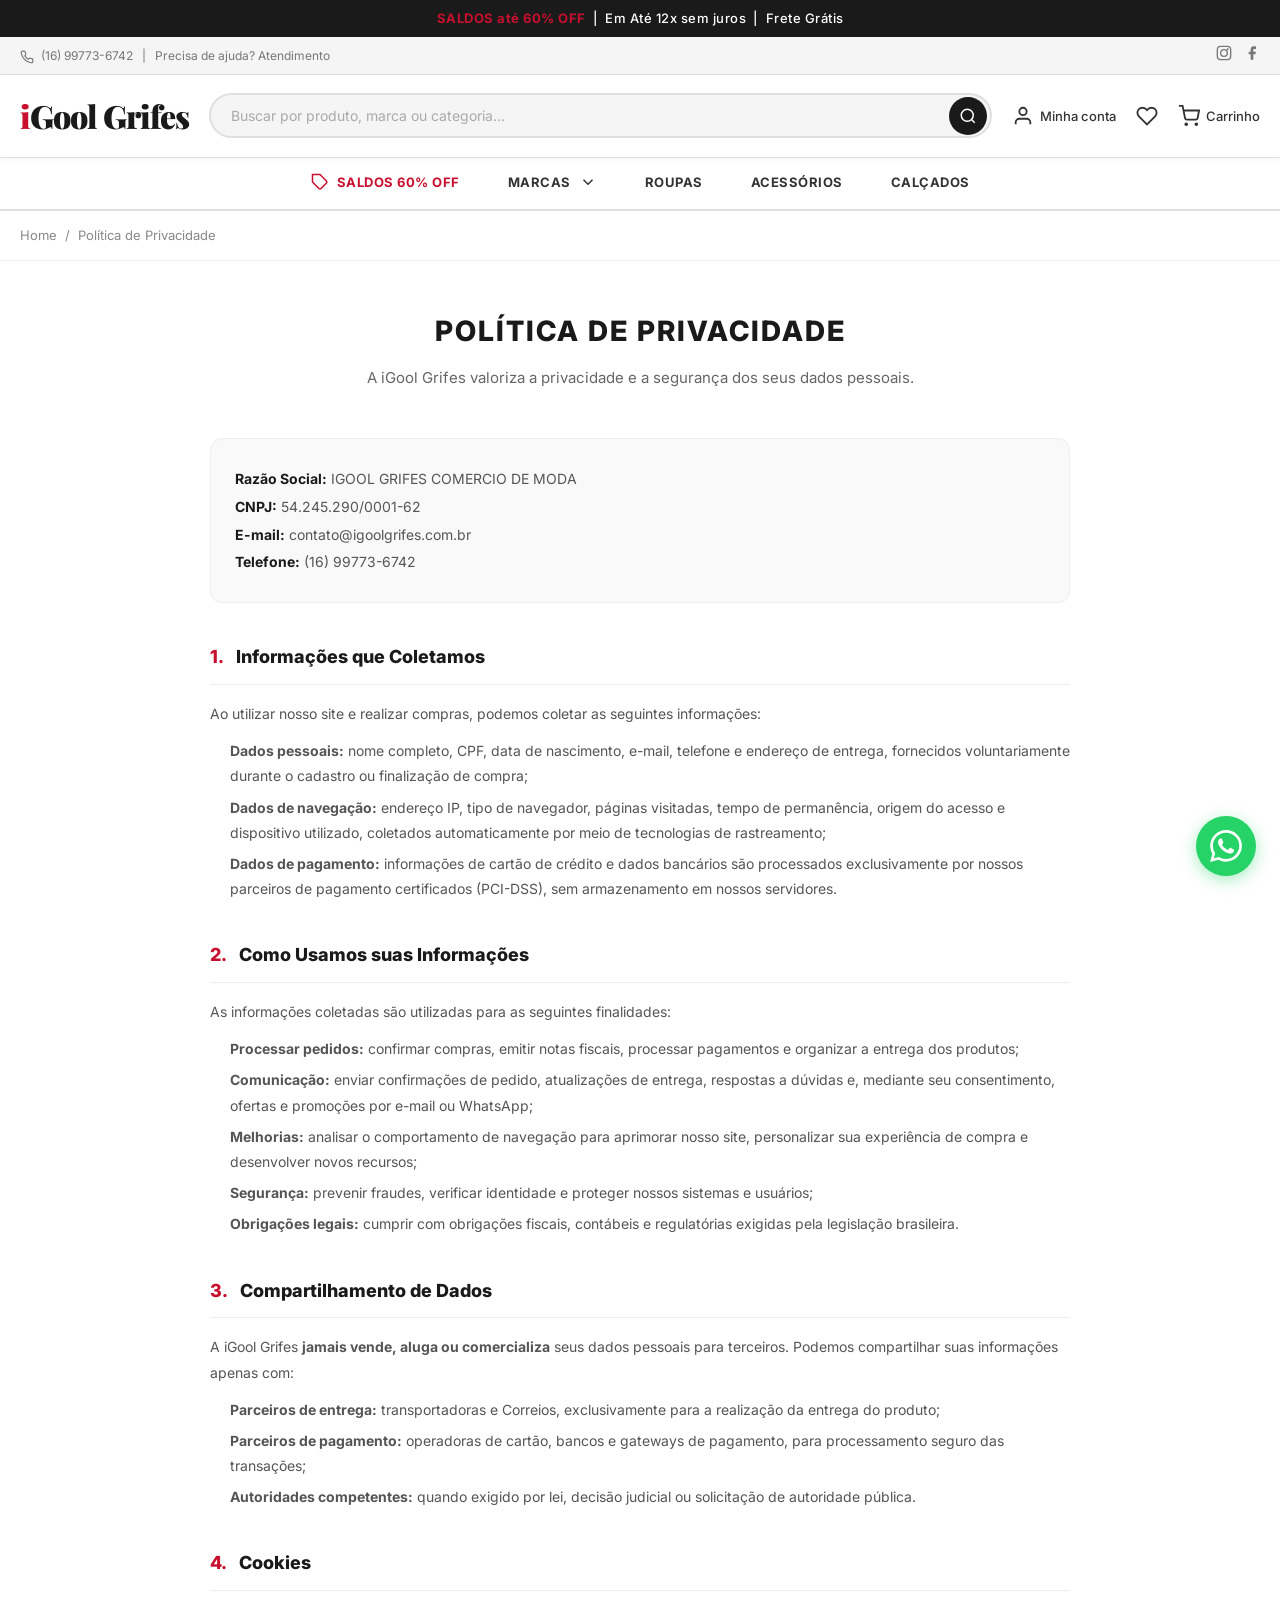
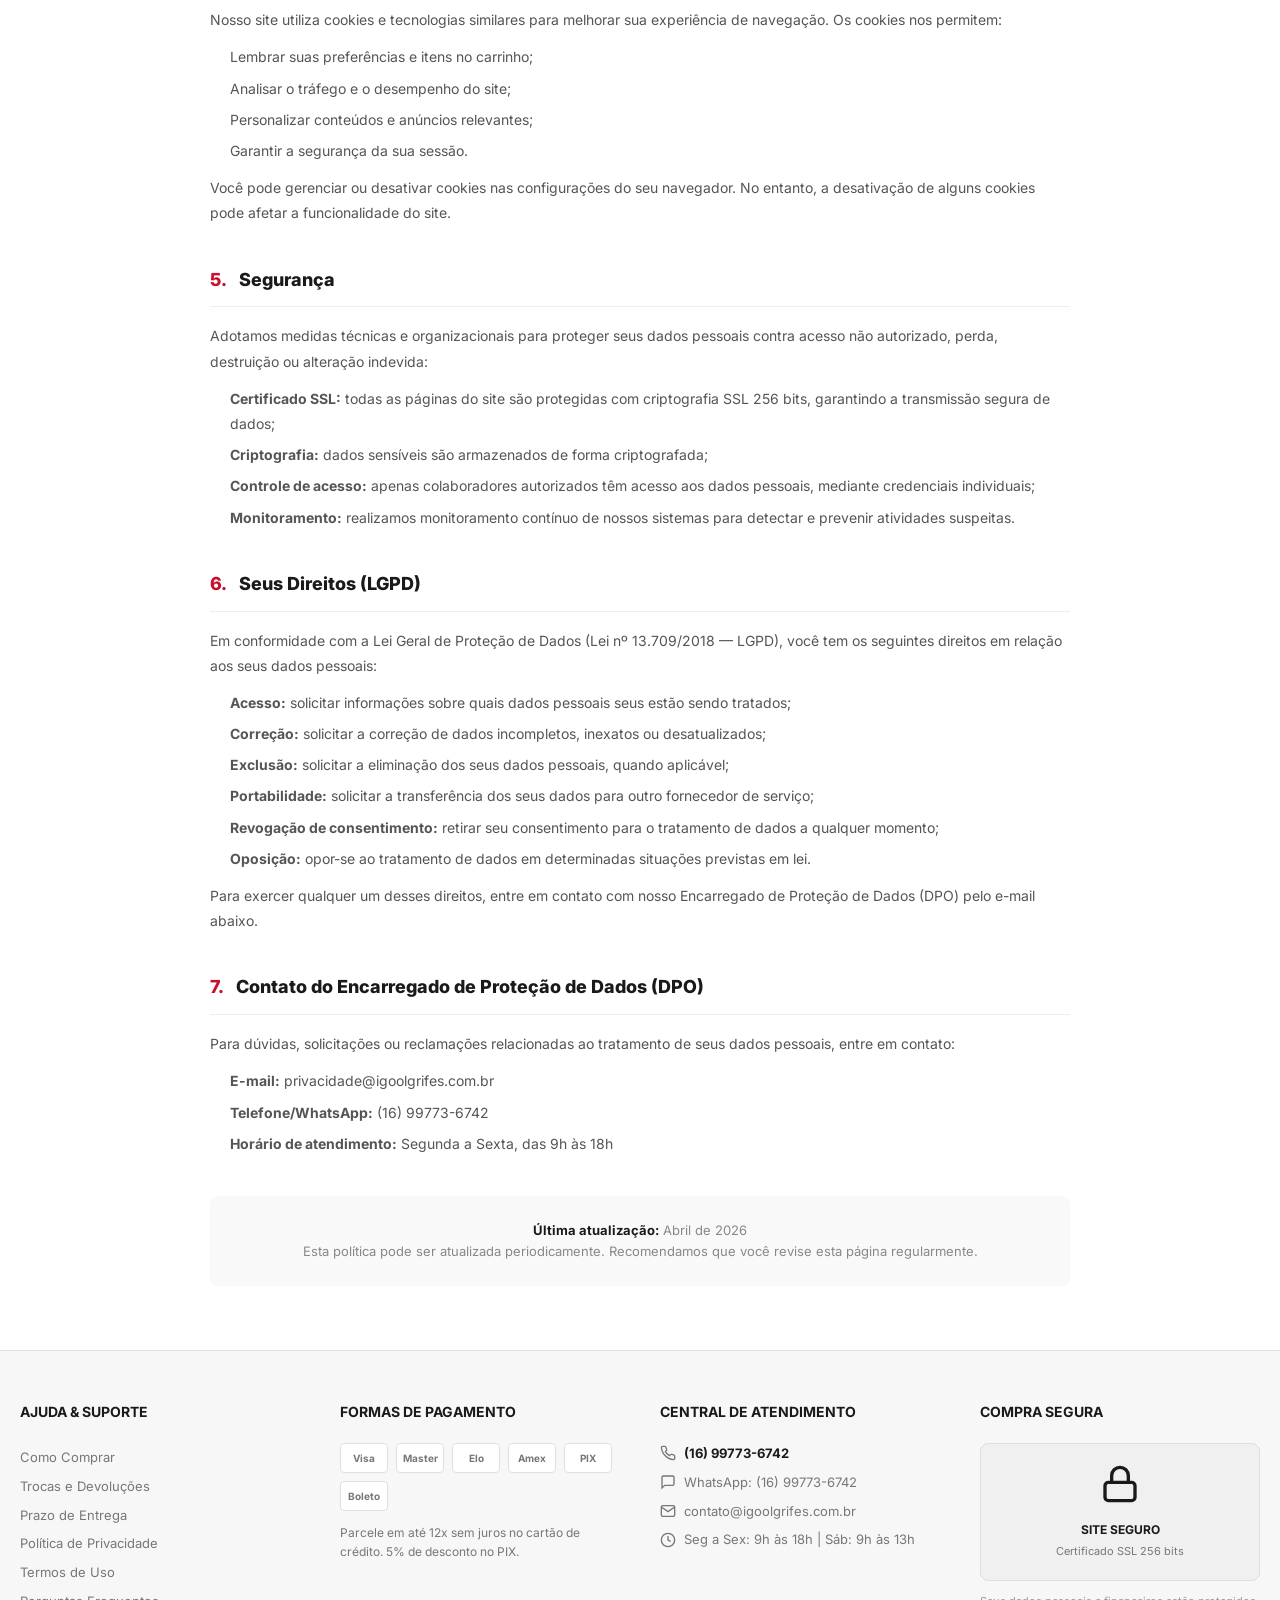
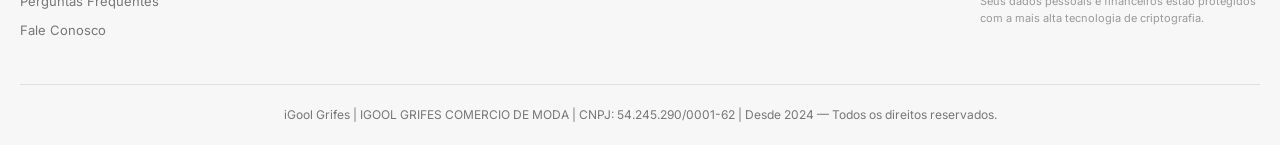
<file: politica-privacidade.html>
<!DOCTYPE html>
<html lang="pt-BR">
<head><base target="_top">
  <meta charset="UTF-8">
  <meta name="viewport" content="width=device-width, initial-scale=1.0">
  <title>Política de Privacidade — iGool Grifes</title>
  <meta name="description" content="Política de privacidade da iGool Grifes. Saiba como protegemos seus dados pessoais conforme a LGPD.">
  <link rel="stylesheet" href="css/style.css">
  <style>
    .page-breadcrumb{padding:14px 0;font-size:13px;color:#888;border-bottom:1px solid #eee;}
    .page-breadcrumb a{color:#888;text-decoration:none;}
    .page-breadcrumb a:hover{color:#c8102e;}
    .page-title{text-align:center;padding:48px 0 12px;font-size:28px;font-weight:800;letter-spacing:2px;color:#1a1a1a;}
    .page-subtitle{text-align:center;color:#666;font-size:15px;margin-bottom:48px;}
    .page-content{max-width:900px;margin:0 auto;padding:0 20px 64px;}
    .legal-section{margin-bottom:40px;}
    .legal-section h2{font-size:18px;font-weight:800;color:#1a1a1a;margin-bottom:16px;padding-bottom:12px;border-bottom:1px solid #eee;}
    .legal-section h2 span{color:#c8102e;margin-right:8px;}
    .legal-section p{font-size:14px;color:#555;line-height:1.8;margin-bottom:12px;}
    .legal-section ul{padding-left:20px;margin:12px 0;}
    .legal-section ul li{font-size:14px;color:#555;line-height:1.8;margin-bottom:6px;}
    .update-info{text-align:center;padding:24px;background:#f9f9f9;border-radius:8px;margin-top:40px;font-size:13px;color:#888;}
    .update-info strong{color:#1a1a1a;}
    .company-info{background:#f9f9f9;border:1px solid #eee;border-radius:12px;padding:24px;margin-bottom:40px;}
    .company-info p{font-size:14px;color:#555;margin:4px 0;line-height:1.7;}
    .company-info strong{color:#1a1a1a;}
  </style>
</head>
<body>

  <!-- ════════ TOP BAR ════════ -->
  <div class="top-bar">
    <span>SALDOS até 60% OFF</span> &nbsp;|&nbsp; Em Até 12x sem juros &nbsp;|&nbsp; Frete Grátis
  </div>

  <!-- ════════ PRE-HEADER ════════ -->
  <div class="pre-header">
    <div class="container">
      <div>
        <a href="tel:+5516997736742">
          <svg style="width:14px;height:14px;vertical-align:middle;margin-right:4px" viewBox="0 0 24 24" fill="none" stroke="currentColor" stroke-width="2"><path d="M22 16.92v3a2 2 0 01-2.18 2 19.79 19.79 0 01-8.63-3.07 19.5 19.5 0 01-6-6A19.79 19.79 0 012.12 4.18 2 2 0 014.11 2h3a2 2 0 012 1.72c.127.96.361 1.903.7 2.81a2 2 0 01-.45 2.11L8.09 9.91a16 16 0 006 6l1.27-1.27a2 2 0 012.11-.45c.907.339 1.85.573 2.81.7A2 2 0 0122 16.92z"/></svg>
          (16) 99773-6742
        </a>
        &nbsp;&nbsp;|&nbsp;&nbsp;
        <a href="contato.html">Precisa de ajuda? Atendimento</a>
      </div>
      <div class="social-icons">
        <a href="#" aria-label="Instagram">
          <svg style="width:16px;height:16px" viewBox="0 0 24 24" fill="none" stroke="currentColor" stroke-width="2"><rect x="2" y="2" width="20" height="20" rx="5"/><circle cx="12" cy="12" r="5"/><circle cx="17.5" cy="6.5" r="1.5" fill="currentColor" stroke="none"/></svg>
        </a>
        <a href="#" aria-label="Facebook">
          <svg style="width:16px;height:16px" viewBox="0 0 24 24" fill="currentColor"><path d="M18 2h-3a5 5 0 00-5 5v3H7v4h3v8h4v-8h3l1-4h-4V7a1 1 0 011-1h3V2z"/></svg>
        </a>
      </div>
    </div>
  </div>

  <!-- ════════ HEADER ════════ -->
  <header class="header">
    <div class="container">
      <a href="index.html" class="logo"><i>i</i>Gool Grifes</a>
      <div class="search-bar">
        <input type="text" placeholder="Buscar por produto, marca ou categoria...">
        <button aria-label="Buscar">
          <svg viewBox="0 0 24 24" fill="none" stroke="white" stroke-width="2" width="18" height="18"><circle cx="11" cy="11" r="8"/><line x1="21" y1="21" x2="16.65" y2="16.65"/></svg>
        </button>
      </div>
      <div class="header-actions">
        <a href="#" class="header-action">
          <svg viewBox="0 0 24 24" fill="none" stroke="currentColor" stroke-width="2"><path d="M20 21v-2a4 4 0 00-4-4H8a4 4 0 00-4 4v2"/><circle cx="12" cy="7" r="4"/></svg>
          <span>Minha conta</span>
        </a>
        <a href="#" class="header-action">
          <svg viewBox="0 0 24 24" fill="none" stroke="currentColor" stroke-width="2"><path d="M20.84 4.61a5.5 5.5 0 00-7.78 0L12 5.67l-1.06-1.06a5.5 5.5 0 00-7.78 7.78l1.06 1.06L12 21.23l7.78-7.78 1.06-1.06a5.5 5.5 0 000-7.78z"/></svg>
        </a>
        <a href="carrinho.html" class="header-action">
          <svg viewBox="0 0 24 24" fill="none" stroke="currentColor" stroke-width="2"><circle cx="9" cy="21" r="1"/><circle cx="20" cy="21" r="1"/><path d="M1 1h4l2.68 13.39a2 2 0 002 1.61h9.72a2 2 0 002-1.61L23 6H6"/></svg>
          <span>Carrinho</span>
          <span class="badge">0</span>
        </a>
      </div>
    </div>
  </header>

  <!-- ════════ NAV ════════ -->
  <nav class="nav">
    <div class="container">
      <a href="#" class="nav-item sale">
        <svg viewBox="0 0 24 24" fill="none" stroke="currentColor" stroke-width="2"><path d="M20.59 13.41l-7.17 7.17a2 2 0 01-2.83 0L2 12V2h10l8.59 8.59a2 2 0 010 2.82z"/><line x1="7" y1="7" x2="7.01" y2="7"/></svg>
        SALDOS 60% OFF
      </a>
      <div class="nav-item">
        MARCAS
        <svg viewBox="0 0 24 24" fill="none" stroke="currentColor" stroke-width="2"><polyline points="6 9 12 15 18 9"/></svg>
        <div class="nav-dropdown mega">
          <div class="brands-grid">
            <a href="marca.html?marca=tommy-hilfiger">Tommy Hilfiger</a>
            <a href="marca.html?marca=calvin-klein">Calvin Klein</a>
            <a href="marca.html?marca=lacoste">Lacoste</a>
            <a href="marca.html?marca=ralph-lauren">Ralph Lauren</a>
            <a href="marca.html?marca=hugo-boss">Hugo Boss</a>
            <a href="marca.html?marca=diesel">Diesel</a>
            <a href="marca.html?marca=armani-exchange">Armani Exchange</a>
            <a href="marca.html?marca=reserva">Reserva</a>
            <a href="marca.html?marca=osklen">Osklen</a>
            <a href="marca.html?marca=john-john">John John</a>
            <a href="marca.html?marca=colcci">Colcci</a>
            <a href="marca.html?marca=ellus">Ellus</a>
            <a href="marca.html?marca=forum">Forum</a>
            <a href="marca.html?marca=nike">Nike</a>
            <a href="marca.html?marca=adidas">Adidas</a>
            <a href="marca.html?marca=puma">Puma</a>
            <a href="marca.html?marca=fila">Fila</a>
            <a href="marca.html?marca=new-balance">New Balance</a>
            <a href="marca.html?marca=vans">Vans</a>
            <a href="marca.html?marca=levis">Levi's</a>
          </div>
          <a href="produtos.html" style="display:block;text-align:center;margin-top:16px;font-weight:700;color:#c8102e;text-transform:uppercase;font-size:12px;letter-spacing:1px;">Ver Todas as Marcas →</a>
        </div>
      </div>
      <a href="#" class="nav-item">ROUPAS</a>
      <a href="#" class="nav-item">ACESSÓRIOS</a>
      <a href="#" class="nav-item">CALÇADOS</a>
    </div>
  </nav>

  <!-- ════════ BREADCRUMB ════════ -->
  <div class="page-breadcrumb">
    <div class="container">
      <a href="index.html">Home</a> &nbsp;/&nbsp; Política de Privacidade
    </div>
  </div>

  <!-- ════════ CONTENT ════════ -->
  <div class="page-content">
    <h1 class="page-title">POLÍTICA DE PRIVACIDADE</h1>
    <p class="page-subtitle">A iGool Grifes valoriza a privacidade e a segurança dos seus dados pessoais.</p>

    <!-- DADOS DA EMPRESA -->
    <div class="company-info">
      <p><strong>Razão Social:</strong> IGOOL GRIFES COMERCIO DE MODA</p>
      <p><strong>CNPJ:</strong> 54.245.290/0001-62</p>
      <p><strong>E-mail:</strong> contato@igoolgrifes.com.br</p>
      <p><strong>Telefone:</strong> (16) 99773-6742</p>
    </div>

    <!-- 1. INFORMAÇÕES QUE COLETAMOS -->
    <div class="legal-section">
      <h2><span>1.</span> Informações que Coletamos</h2>
      <p>Ao utilizar nosso site e realizar compras, podemos coletar as seguintes informações:</p>
      <ul>
        <li><strong>Dados pessoais:</strong> nome completo, CPF, data de nascimento, e-mail, telefone e endereço de entrega, fornecidos voluntariamente durante o cadastro ou finalização de compra;</li>
        <li><strong>Dados de navegação:</strong> endereço IP, tipo de navegador, páginas visitadas, tempo de permanência, origem do acesso e dispositivo utilizado, coletados automaticamente por meio de tecnologias de rastreamento;</li>
        <li><strong>Dados de pagamento:</strong> informações de cartão de crédito e dados bancários são processados exclusivamente por nossos parceiros de pagamento certificados (PCI-DSS), sem armazenamento em nossos servidores.</li>
      </ul>
    </div>

    <!-- 2. COMO USAMOS -->
    <div class="legal-section">
      <h2><span>2.</span> Como Usamos suas Informações</h2>
      <p>As informações coletadas são utilizadas para as seguintes finalidades:</p>
      <ul>
        <li><strong>Processar pedidos:</strong> confirmar compras, emitir notas fiscais, processar pagamentos e organizar a entrega dos produtos;</li>
        <li><strong>Comunicação:</strong> enviar confirmações de pedido, atualizações de entrega, respostas a dúvidas e, mediante seu consentimento, ofertas e promoções por e-mail ou WhatsApp;</li>
        <li><strong>Melhorias:</strong> analisar o comportamento de navegação para aprimorar nosso site, personalizar sua experiência de compra e desenvolver novos recursos;</li>
        <li><strong>Segurança:</strong> prevenir fraudes, verificar identidade e proteger nossos sistemas e usuários;</li>
        <li><strong>Obrigações legais:</strong> cumprir com obrigações fiscais, contábeis e regulatórias exigidas pela legislação brasileira.</li>
      </ul>
    </div>

    <!-- 3. COMPARTILHAMENTO -->
    <div class="legal-section">
      <h2><span>3.</span> Compartilhamento de Dados</h2>
      <p>A iGool Grifes <strong>jamais vende, aluga ou comercializa</strong> seus dados pessoais para terceiros. Podemos compartilhar suas informações apenas com:</p>
      <ul>
        <li><strong>Parceiros de entrega:</strong> transportadoras e Correios, exclusivamente para a realização da entrega do produto;</li>
        <li><strong>Parceiros de pagamento:</strong> operadoras de cartão, bancos e gateways de pagamento, para processamento seguro das transações;</li>
        <li><strong>Autoridades competentes:</strong> quando exigido por lei, decisão judicial ou solicitação de autoridade pública.</li>
      </ul>
    </div>

    <!-- 4. COOKIES -->
    <div class="legal-section">
      <h2><span>4.</span> Cookies</h2>
      <p>Nosso site utiliza cookies e tecnologias similares para melhorar sua experiência de navegação. Os cookies nos permitem:</p>
      <ul>
        <li>Lembrar suas preferências e itens no carrinho;</li>
        <li>Analisar o tráfego e o desempenho do site;</li>
        <li>Personalizar conteúdos e anúncios relevantes;</li>
        <li>Garantir a segurança da sua sessão.</li>
      </ul>
      <p>Você pode gerenciar ou desativar cookies nas configurações do seu navegador. No entanto, a desativação de alguns cookies pode afetar a funcionalidade do site.</p>
    </div>

    <!-- 5. SEGURANÇA -->
    <div class="legal-section">
      <h2><span>5.</span> Segurança</h2>
      <p>Adotamos medidas técnicas e organizacionais para proteger seus dados pessoais contra acesso não autorizado, perda, destruição ou alteração indevida:</p>
      <ul>
        <li><strong>Certificado SSL:</strong> todas as páginas do site são protegidas com criptografia SSL 256 bits, garantindo a transmissão segura de dados;</li>
        <li><strong>Criptografia:</strong> dados sensíveis são armazenados de forma criptografada;</li>
        <li><strong>Controle de acesso:</strong> apenas colaboradores autorizados têm acesso aos dados pessoais, mediante credenciais individuais;</li>
        <li><strong>Monitoramento:</strong> realizamos monitoramento contínuo de nossos sistemas para detectar e prevenir atividades suspeitas.</li>
      </ul>
    </div>

    <!-- 6. SEUS DIREITOS (LGPD) -->
    <div class="legal-section">
      <h2><span>6.</span> Seus Direitos (LGPD)</h2>
      <p>Em conformidade com a Lei Geral de Proteção de Dados (Lei nº 13.709/2018 — LGPD), você tem os seguintes direitos em relação aos seus dados pessoais:</p>
      <ul>
        <li><strong>Acesso:</strong> solicitar informações sobre quais dados pessoais seus estão sendo tratados;</li>
        <li><strong>Correção:</strong> solicitar a correção de dados incompletos, inexatos ou desatualizados;</li>
        <li><strong>Exclusão:</strong> solicitar a eliminação dos seus dados pessoais, quando aplicável;</li>
        <li><strong>Portabilidade:</strong> solicitar a transferência dos seus dados para outro fornecedor de serviço;</li>
        <li><strong>Revogação de consentimento:</strong> retirar seu consentimento para o tratamento de dados a qualquer momento;</li>
        <li><strong>Oposição:</strong> opor-se ao tratamento de dados em determinadas situações previstas em lei.</li>
      </ul>
      <p>Para exercer qualquer um desses direitos, entre em contato com nosso Encarregado de Proteção de Dados (DPO) pelo e-mail abaixo.</p>
    </div>

    <!-- 7. CONTATO DO DPO -->
    <div class="legal-section">
      <h2><span>7.</span> Contato do Encarregado de Proteção de Dados (DPO)</h2>
      <p>Para dúvidas, solicitações ou reclamações relacionadas ao tratamento de seus dados pessoais, entre em contato:</p>
      <ul>
        <li><strong>E-mail:</strong> privacidade@igoolgrifes.com.br</li>
        <li><strong>Telefone/WhatsApp:</strong> (16) 99773-6742</li>
        <li><strong>Horário de atendimento:</strong> Segunda a Sexta, das 9h às 18h</li>
      </ul>
    </div>

    <div class="update-info">
      <p><strong>Última atualização:</strong> Abril de 2026</p>
      <p>Esta política pode ser atualizada periodicamente. Recomendamos que você revise esta página regularmente.</p>
    </div>
  </div>

  <!-- ════════ FOOTER ════════ -->
  <footer class="footer">
    <div class="container">
      <div class="footer-grid">
        <div class="footer-col">
          <h4>Ajuda &amp; Suporte</h4>
          <a href="como-comprar.html">Como Comprar</a>
          <a href="trocas-devolucoes.html">Trocas e Devoluções</a>
          <a href="prazo-entrega.html">Prazo de Entrega</a>
          <a href="politica-privacidade.html">Política de Privacidade</a>
          <a href="termos-uso.html">Termos de Uso</a>
          <a href="perguntas-frequentes.html">Perguntas Frequentes</a>
          <a href="contato.html">Fale Conosco</a>
        </div>
        <div class="footer-col">
          <h4>Formas de Pagamento</h4>
          <div class="footer-payments">
            <div class="pay-icon">Visa</div>
            <div class="pay-icon">Master</div>
            <div class="pay-icon">Elo</div>
            <div class="pay-icon">Amex</div>
            <div class="pay-icon">PIX</div>
            <div class="pay-icon">Boleto</div>
          </div>
          <p style="font-size:12px;color:#777;margin-top:12px;">Parcele em até 12x sem juros no cartão de crédito. 5% de desconto no PIX.</p>
        </div>
        <div class="footer-col footer-contact">
          <h4>Central de Atendimento</h4>
          <p>
            <svg viewBox="0 0 24 24" fill="none" stroke="currentColor" stroke-width="2"><path d="M22 16.92v3a2 2 0 01-2.18 2 19.79 19.79 0 01-8.63-3.07 19.5 19.5 0 01-6-6A19.79 19.79 0 012.12 4.18 2 2 0 014.11 2h3a2 2 0 012 1.72c.127.96.361 1.903.7 2.81a2 2 0 01-.45 2.11L8.09 9.91a16 16 0 006 6l1.27-1.27a2 2 0 012.11-.45c.907.339 1.85.573 2.81.7A2 2 0 0122 16.92z"/></svg>
            <strong>(16) 99773-6742</strong>
          </p>
          <p>
            <svg viewBox="0 0 24 24" fill="none" stroke="currentColor" stroke-width="2"><path d="M21 15a2 2 0 01-2 2H7l-4 4V5a2 2 0 012-2h14a2 2 0 012 2z"/></svg>
            WhatsApp: (16) 99773-6742
          </p>
          <p>
            <svg viewBox="0 0 24 24" fill="none" stroke="currentColor" stroke-width="2"><path d="M4 4h16c1.1 0 2 .9 2 2v12c0 1.1-.9 2-2 2H4c-1.1 0-2-.9-2-2V6c0-1.1.9-2 2-2z"/><polyline points="22,6 12,13 2,6"/></svg>
            contato@igoolgrifes.com.br
          </p>
          <p>
            <svg viewBox="0 0 24 24" fill="none" stroke="currentColor" stroke-width="2"><circle cx="12" cy="12" r="10"/><polyline points="12 6 12 12 16 14"/></svg>
            Seg a Sex: 9h às 18h | Sáb: 9h às 13h
          </p>
        </div>
        <div class="footer-col">
          <h4>Compra Segura</h4>
          <div style="background:#f0f0f0;border:1px solid #ddd;border-radius:8px;padding:20px;text-align:center;">
            <svg style="width:40px;height:40px;margin-bottom:8px;" viewBox="0 0 24 24" fill="none" stroke="#1a1a1a" stroke-width="2"><rect x="3" y="11" width="18" height="11" rx="2"/><path d="M7 11V7a5 5 0 0110 0v4"/></svg>
            <p style="font-size:12px;font-weight:700;color:#1a1a1a;margin:0;">SITE SEGURO</p>
            <p style="font-size:11px;color:#777;margin:4px 0 0;">Certificado SSL 256 bits</p>
          </div>
          <p style="font-size:11px;color:#999;margin-top:12px;line-height:1.5;">Seus dados pessoais e financeiros estão protegidos com a mais alta tecnologia de criptografia.</p>
        </div>
      </div>
      <div class="footer-bottom">
        <p>iGool Grifes | IGOOL GRIFES COMERCIO DE MODA | CNPJ: 54.245.290/0001-62 | Desde 2024 &mdash; Todos os direitos reservados.</p>
      </div>
    </div>
  </footer>

  <!-- ════════ WHATSAPP FLOAT ════════ -->
  <a href="https://wa.me/5516997736742" target="_blank" class="whatsapp-float" aria-label="WhatsApp">
    <svg viewBox="0 0 24 24"><path d="M17.472 14.382c-.297-.149-1.758-.867-2.03-.967-.273-.099-.471-.148-.67.15-.197.297-.767.966-.94 1.164-.173.199-.347.223-.644.075-.297-.15-1.255-.463-2.39-1.475-.883-.788-1.48-1.761-1.653-2.059-.173-.297-.018-.458.13-.606.134-.133.298-.347.446-.52.149-.174.198-.298.298-.497.099-.198.05-.371-.025-.52-.075-.149-.669-1.612-.916-2.207-.242-.579-.487-.5-.669-.51-.173-.008-.371-.01-.57-.01-.198 0-.52.074-.792.372-.272.297-1.04 1.016-1.04 2.479 0 1.462 1.065 2.875 1.213 3.074.149.198 2.096 3.2 5.077 4.487.709.306 1.262.489 1.694.625.712.227 1.36.195 1.871.118.571-.085 1.758-.719 2.006-1.413.248-.694.248-1.289.173-1.413-.074-.124-.272-.198-.57-.347m-5.421 7.403h-.004a9.87 9.87 0 01-5.031-1.378l-.361-.214-3.741.982.998-3.648-.235-.374a9.86 9.86 0 01-1.51-5.26c.001-5.45 4.436-9.884 9.888-9.884 2.64 0 5.122 1.03 6.988 2.898a9.825 9.825 0 012.893 6.994c-.003 5.45-4.437 9.884-9.885 9.884m8.413-18.297A11.815 11.815 0 0012.05 0C5.495 0 .16 5.335.157 11.892c0 2.096.547 4.142 1.588 5.945L.057 24l6.305-1.654a11.882 11.882 0 005.683 1.448h.005c6.554 0 11.89-5.335 11.893-11.893a11.821 11.821 0 00-3.48-8.413z"/></svg>
  </a>

  <script src="js/main.js"></script>
</body>
</html>
</file>
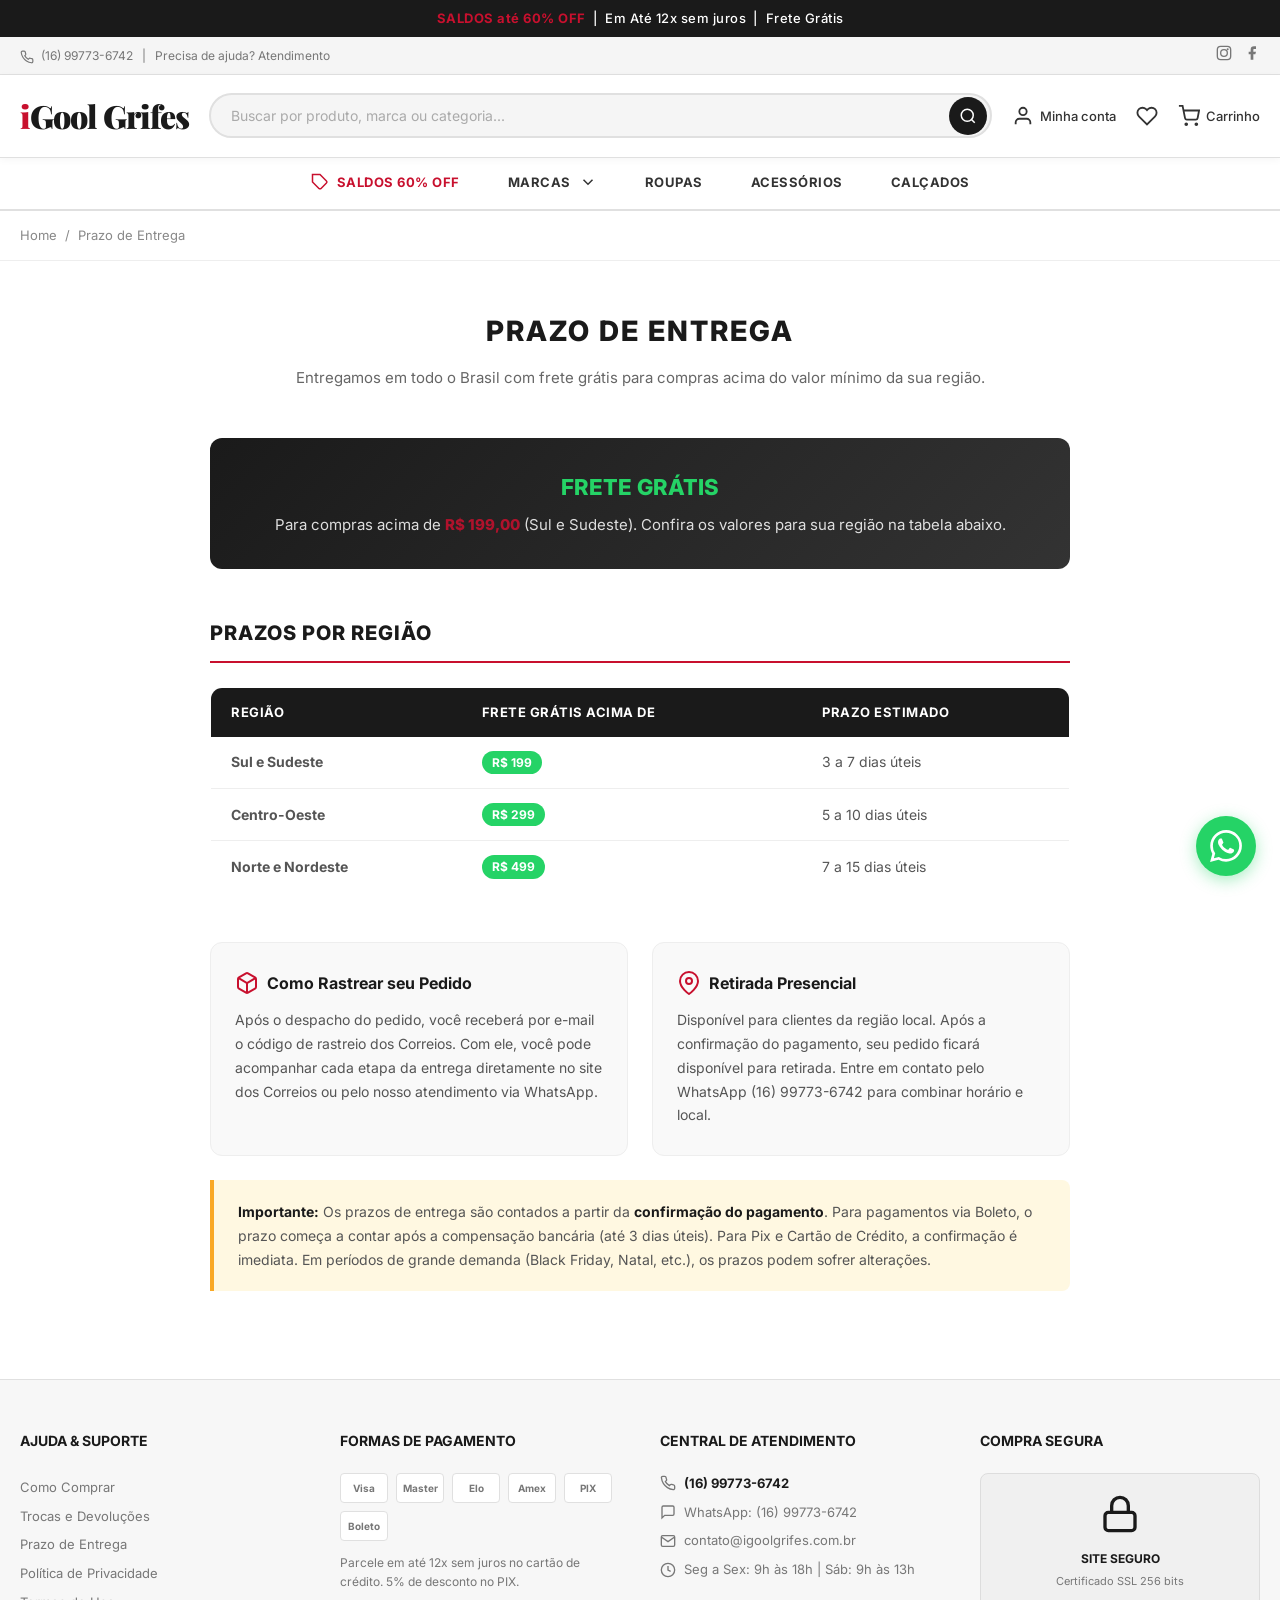
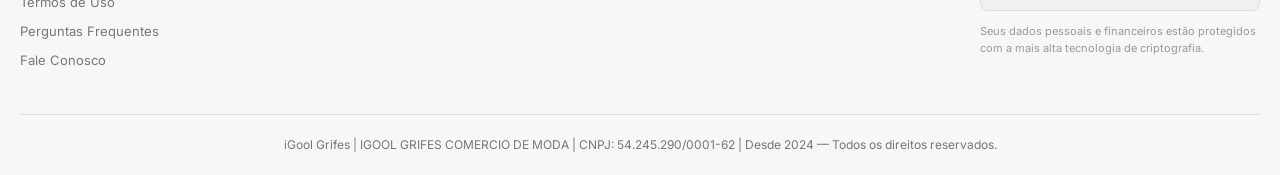
<file: prazo-entrega.html>
<!DOCTYPE html>
<html lang="pt-BR">
<head><base target="_top">
  <meta charset="UTF-8">
  <meta name="viewport" content="width=device-width, initial-scale=1.0">
  <title>Prazo de Entrega — iGool Grifes</title>
  <meta name="description" content="Confira os prazos de entrega e condições de frete grátis da iGool Grifes.">
  <link rel="stylesheet" href="css/style.css">
  <style>
    .page-breadcrumb{padding:14px 0;font-size:13px;color:#888;border-bottom:1px solid #eee;}
    .page-breadcrumb a{color:#888;text-decoration:none;}
    .page-breadcrumb a:hover{color:#c8102e;}
    .page-title{text-align:center;padding:48px 0 12px;font-size:28px;font-weight:800;letter-spacing:2px;color:#1a1a1a;}
    .page-subtitle{text-align:center;color:#666;font-size:15px;margin-bottom:48px;}
    .page-content{max-width:900px;margin:0 auto;padding:0 20px 64px;}
    .section-block{margin-bottom:48px;}
    .section-block h2{font-size:20px;font-weight:800;letter-spacing:1px;color:#1a1a1a;margin-bottom:16px;text-transform:uppercase;padding-bottom:12px;border-bottom:2px solid #c8102e;}
    .section-block p{font-size:14px;color:#555;line-height:1.8;}
    .frete-banner{background:linear-gradient(135deg,#1a1a1a,#333);color:#fff;border-radius:12px;padding:32px;text-align:center;margin-bottom:48px;}
    .frete-banner h3{font-size:22px;font-weight:800;margin-bottom:8px;}
    .frete-banner p{font-size:15px;opacity:.85;}
    .frete-banner .highlight{color:#c8102e;font-weight:800;}
    .delivery-table{width:100%;border-collapse:collapse;margin:24px 0;border-radius:12px;overflow:hidden;border:1px solid #eee;}
    .delivery-table thead{background:#1a1a1a;color:#fff;}
    .delivery-table th{padding:14px 20px;text-align:left;font-size:13px;font-weight:700;text-transform:uppercase;letter-spacing:.5px;}
    .delivery-table td{padding:14px 20px;font-size:14px;color:#555;border-bottom:1px solid #eee;}
    .delivery-table tbody tr:hover{background:#f9f9f9;}
    .delivery-table .free-tag{display:inline-block;background:#25d366;color:#fff;padding:2px 10px;border-radius:20px;font-size:12px;font-weight:700;}
    .info-cards{display:grid;grid-template-columns:repeat(auto-fit,minmax(280px,1fr));gap:24px;margin:24px 0;}
    .info-card{background:#f9f9f9;border:1px solid #eee;border-radius:12px;padding:28px 24px;}
    .info-card h3{font-size:16px;font-weight:700;color:#1a1a1a;margin-bottom:12px;display:flex;align-items:center;gap:8px;}
    .info-card h3 svg{width:24px;height:24px;color:#c8102e;}
    .info-card p{font-size:14px;color:#555;line-height:1.7;}
    .note-box{background:#fff8e1;border-left:4px solid #f9a825;padding:20px 24px;border-radius:0 8px 8px 0;margin:24px 0;}
    .note-box p{font-size:14px;color:#555;margin:0;line-height:1.7;}
    .note-box strong{color:#1a1a1a;}
  </style>
</head>
<body>

  <!-- ════════ TOP BAR ════════ -->
  <div class="top-bar">
    <span>SALDOS até 60% OFF</span> &nbsp;|&nbsp; Em Até 12x sem juros &nbsp;|&nbsp; Frete Grátis
  </div>

  <!-- ════════ PRE-HEADER ════════ -->
  <div class="pre-header">
    <div class="container">
      <div>
        <a href="tel:+5516997736742">
          <svg style="width:14px;height:14px;vertical-align:middle;margin-right:4px" viewBox="0 0 24 24" fill="none" stroke="currentColor" stroke-width="2"><path d="M22 16.92v3a2 2 0 01-2.18 2 19.79 19.79 0 01-8.63-3.07 19.5 19.5 0 01-6-6A19.79 19.79 0 012.12 4.18 2 2 0 014.11 2h3a2 2 0 012 1.72c.127.96.361 1.903.7 2.81a2 2 0 01-.45 2.11L8.09 9.91a16 16 0 006 6l1.27-1.27a2 2 0 012.11-.45c.907.339 1.85.573 2.81.7A2 2 0 0122 16.92z"/></svg>
          (16) 99773-6742
        </a>
        &nbsp;&nbsp;|&nbsp;&nbsp;
        <a href="contato.html">Precisa de ajuda? Atendimento</a>
      </div>
      <div class="social-icons">
        <a href="#" aria-label="Instagram">
          <svg style="width:16px;height:16px" viewBox="0 0 24 24" fill="none" stroke="currentColor" stroke-width="2"><rect x="2" y="2" width="20" height="20" rx="5"/><circle cx="12" cy="12" r="5"/><circle cx="17.5" cy="6.5" r="1.5" fill="currentColor" stroke="none"/></svg>
        </a>
        <a href="#" aria-label="Facebook">
          <svg style="width:16px;height:16px" viewBox="0 0 24 24" fill="currentColor"><path d="M18 2h-3a5 5 0 00-5 5v3H7v4h3v8h4v-8h3l1-4h-4V7a1 1 0 011-1h3V2z"/></svg>
        </a>
      </div>
    </div>
  </div>

  <!-- ════════ HEADER ════════ -->
  <header class="header">
    <div class="container">
      <a href="index.html" class="logo"><i>i</i>Gool Grifes</a>
      <div class="search-bar">
        <input type="text" placeholder="Buscar por produto, marca ou categoria...">
        <button aria-label="Buscar">
          <svg viewBox="0 0 24 24" fill="none" stroke="white" stroke-width="2" width="18" height="18"><circle cx="11" cy="11" r="8"/><line x1="21" y1="21" x2="16.65" y2="16.65"/></svg>
        </button>
      </div>
      <div class="header-actions">
        <a href="#" class="header-action">
          <svg viewBox="0 0 24 24" fill="none" stroke="currentColor" stroke-width="2"><path d="M20 21v-2a4 4 0 00-4-4H8a4 4 0 00-4 4v2"/><circle cx="12" cy="7" r="4"/></svg>
          <span>Minha conta</span>
        </a>
        <a href="#" class="header-action">
          <svg viewBox="0 0 24 24" fill="none" stroke="currentColor" stroke-width="2"><path d="M20.84 4.61a5.5 5.5 0 00-7.78 0L12 5.67l-1.06-1.06a5.5 5.5 0 00-7.78 7.78l1.06 1.06L12 21.23l7.78-7.78 1.06-1.06a5.5 5.5 0 000-7.78z"/></svg>
        </a>
        <a href="carrinho.html" class="header-action">
          <svg viewBox="0 0 24 24" fill="none" stroke="currentColor" stroke-width="2"><circle cx="9" cy="21" r="1"/><circle cx="20" cy="21" r="1"/><path d="M1 1h4l2.68 13.39a2 2 0 002 1.61h9.72a2 2 0 002-1.61L23 6H6"/></svg>
          <span>Carrinho</span>
          <span class="badge">0</span>
        </a>
      </div>
    </div>
  </header>

  <!-- ════════ NAV ════════ -->
  <nav class="nav">
    <div class="container">
      <a href="#" class="nav-item sale">
        <svg viewBox="0 0 24 24" fill="none" stroke="currentColor" stroke-width="2"><path d="M20.59 13.41l-7.17 7.17a2 2 0 01-2.83 0L2 12V2h10l8.59 8.59a2 2 0 010 2.82z"/><line x1="7" y1="7" x2="7.01" y2="7"/></svg>
        SALDOS 60% OFF
      </a>
      <div class="nav-item">
        MARCAS
        <svg viewBox="0 0 24 24" fill="none" stroke="currentColor" stroke-width="2"><polyline points="6 9 12 15 18 9"/></svg>
        <div class="nav-dropdown mega">
          <div class="brands-grid">
            <a href="marca.html?marca=tommy-hilfiger">Tommy Hilfiger</a>
            <a href="marca.html?marca=calvin-klein">Calvin Klein</a>
            <a href="marca.html?marca=lacoste">Lacoste</a>
            <a href="marca.html?marca=ralph-lauren">Ralph Lauren</a>
            <a href="marca.html?marca=hugo-boss">Hugo Boss</a>
            <a href="marca.html?marca=diesel">Diesel</a>
            <a href="marca.html?marca=armani-exchange">Armani Exchange</a>
            <a href="marca.html?marca=reserva">Reserva</a>
            <a href="marca.html?marca=osklen">Osklen</a>
            <a href="marca.html?marca=john-john">John John</a>
            <a href="marca.html?marca=colcci">Colcci</a>
            <a href="marca.html?marca=ellus">Ellus</a>
            <a href="marca.html?marca=forum">Forum</a>
            <a href="marca.html?marca=nike">Nike</a>
            <a href="marca.html?marca=adidas">Adidas</a>
            <a href="marca.html?marca=puma">Puma</a>
            <a href="marca.html?marca=fila">Fila</a>
            <a href="marca.html?marca=new-balance">New Balance</a>
            <a href="marca.html?marca=vans">Vans</a>
            <a href="marca.html?marca=levis">Levi's</a>
          </div>
          <a href="produtos.html" style="display:block;text-align:center;margin-top:16px;font-weight:700;color:#c8102e;text-transform:uppercase;font-size:12px;letter-spacing:1px;">Ver Todas as Marcas →</a>
        </div>
      </div>
      <a href="#" class="nav-item">ROUPAS</a>
      <a href="#" class="nav-item">ACESSÓRIOS</a>
      <a href="#" class="nav-item">CALÇADOS</a>
    </div>
  </nav>

  <!-- ════════ BREADCRUMB ════════ -->
  <div class="page-breadcrumb">
    <div class="container">
      <a href="index.html">Home</a> &nbsp;/&nbsp; Prazo de Entrega
    </div>
  </div>

  <!-- ════════ CONTENT ════════ -->
  <div class="page-content">
    <h1 class="page-title">PRAZO DE ENTREGA</h1>
    <p class="page-subtitle">Entregamos em todo o Brasil com frete grátis para compras acima do valor mínimo da sua região.</p>

    <!-- FRETE GRÁTIS BANNER -->
    <div class="frete-banner">
      <h3>FRETE GRÁTIS</h3>
      <p>Para compras acima de <span class="highlight">R$ 199,00</span> (Sul e Sudeste). Confira os valores para sua região na tabela abaixo.</p>
    </div>

    <!-- TABELA DE PRAZOS -->
    <div class="section-block">
      <h2>Prazos por Região</h2>
      <table class="delivery-table">
        <thead>
          <tr>
            <th>Região</th>
            <th>Frete Grátis acima de</th>
            <th>Prazo Estimado</th>
          </tr>
        </thead>
        <tbody>
          <tr>
            <td><strong>Sul e Sudeste</strong></td>
            <td><span class="free-tag">R$ 199</span></td>
            <td>3 a 7 dias úteis</td>
          </tr>
          <tr>
            <td><strong>Centro-Oeste</strong></td>
            <td><span class="free-tag">R$ 299</span></td>
            <td>5 a 10 dias úteis</td>
          </tr>
          <tr>
            <td><strong>Norte e Nordeste</strong></td>
            <td><span class="free-tag">R$ 499</span></td>
            <td>7 a 15 dias úteis</td>
          </tr>
        </tbody>
      </table>
    </div>

    <!-- CARDS INFORMATIVOS -->
    <div class="info-cards">
      <div class="info-card">
        <h3>
          <svg viewBox="0 0 24 24" fill="none" stroke="currentColor" stroke-width="2"><path d="M21 16V8a2 2 0 00-1-1.73l-7-4a2 2 0 00-2 0l-7 4A2 2 0 003 8v8a2 2 0 001 1.73l7 4a2 2 0 002 0l7-4A2 2 0 0021 16z"/><polyline points="3.27 6.96 12 12.01 20.73 6.96"/><line x1="12" y1="22.08" x2="12" y2="12"/></svg>
          Como Rastrear seu Pedido
        </h3>
        <p>Após o despacho do pedido, você receberá por e-mail o código de rastreio dos Correios. Com ele, você pode acompanhar cada etapa da entrega diretamente no site dos Correios ou pelo nosso atendimento via WhatsApp.</p>
      </div>
      <div class="info-card">
        <h3>
          <svg viewBox="0 0 24 24" fill="none" stroke="currentColor" stroke-width="2"><path d="M21 10c0 7-9 13-9 13s-9-6-9-13a9 9 0 0118 0z"/><circle cx="12" cy="10" r="3"/></svg>
          Retirada Presencial
        </h3>
        <p>Disponível para clientes da região local. Após a confirmação do pagamento, seu pedido ficará disponível para retirada. Entre em contato pelo WhatsApp (16) 99773-6742 para combinar horário e local.</p>
      </div>
    </div>

    <!-- NOTA IMPORTANTE -->
    <div class="note-box">
      <p><strong>Importante:</strong> Os prazos de entrega são contados a partir da <strong>confirmação do pagamento</strong>. Para pagamentos via Boleto, o prazo começa a contar após a compensação bancária (até 3 dias úteis). Para Pix e Cartão de Crédito, a confirmação é imediata. Em períodos de grande demanda (Black Friday, Natal, etc.), os prazos podem sofrer alterações.</p>
    </div>
  </div>

  <!-- ════════ FOOTER ════════ -->
  <footer class="footer">
    <div class="container">
      <div class="footer-grid">
        <div class="footer-col">
          <h4>Ajuda &amp; Suporte</h4>
          <a href="como-comprar.html">Como Comprar</a>
          <a href="trocas-devolucoes.html">Trocas e Devoluções</a>
          <a href="prazo-entrega.html">Prazo de Entrega</a>
          <a href="politica-privacidade.html">Política de Privacidade</a>
          <a href="termos-uso.html">Termos de Uso</a>
          <a href="perguntas-frequentes.html">Perguntas Frequentes</a>
          <a href="contato.html">Fale Conosco</a>
        </div>
        <div class="footer-col">
          <h4>Formas de Pagamento</h4>
          <div class="footer-payments">
            <div class="pay-icon">Visa</div>
            <div class="pay-icon">Master</div>
            <div class="pay-icon">Elo</div>
            <div class="pay-icon">Amex</div>
            <div class="pay-icon">PIX</div>
            <div class="pay-icon">Boleto</div>
          </div>
          <p style="font-size:12px;color:#777;margin-top:12px;">Parcele em até 12x sem juros no cartão de crédito. 5% de desconto no PIX.</p>
        </div>
        <div class="footer-col footer-contact">
          <h4>Central de Atendimento</h4>
          <p>
            <svg viewBox="0 0 24 24" fill="none" stroke="currentColor" stroke-width="2"><path d="M22 16.92v3a2 2 0 01-2.18 2 19.79 19.79 0 01-8.63-3.07 19.5 19.5 0 01-6-6A19.79 19.79 0 012.12 4.18 2 2 0 014.11 2h3a2 2 0 012 1.72c.127.96.361 1.903.7 2.81a2 2 0 01-.45 2.11L8.09 9.91a16 16 0 006 6l1.27-1.27a2 2 0 012.11-.45c.907.339 1.85.573 2.81.7A2 2 0 0122 16.92z"/></svg>
            <strong>(16) 99773-6742</strong>
          </p>
          <p>
            <svg viewBox="0 0 24 24" fill="none" stroke="currentColor" stroke-width="2"><path d="M21 15a2 2 0 01-2 2H7l-4 4V5a2 2 0 012-2h14a2 2 0 012 2z"/></svg>
            WhatsApp: (16) 99773-6742
          </p>
          <p>
            <svg viewBox="0 0 24 24" fill="none" stroke="currentColor" stroke-width="2"><path d="M4 4h16c1.1 0 2 .9 2 2v12c0 1.1-.9 2-2 2H4c-1.1 0-2-.9-2-2V6c0-1.1.9-2 2-2z"/><polyline points="22,6 12,13 2,6"/></svg>
            contato@igoolgrifes.com.br
          </p>
          <p>
            <svg viewBox="0 0 24 24" fill="none" stroke="currentColor" stroke-width="2"><circle cx="12" cy="12" r="10"/><polyline points="12 6 12 12 16 14"/></svg>
            Seg a Sex: 9h às 18h | Sáb: 9h às 13h
          </p>
        </div>
        <div class="footer-col">
          <h4>Compra Segura</h4>
          <div style="background:#f0f0f0;border:1px solid #ddd;border-radius:8px;padding:20px;text-align:center;">
            <svg style="width:40px;height:40px;margin-bottom:8px;" viewBox="0 0 24 24" fill="none" stroke="#1a1a1a" stroke-width="2"><rect x="3" y="11" width="18" height="11" rx="2"/><path d="M7 11V7a5 5 0 0110 0v4"/></svg>
            <p style="font-size:12px;font-weight:700;color:#1a1a1a;margin:0;">SITE SEGURO</p>
            <p style="font-size:11px;color:#777;margin:4px 0 0;">Certificado SSL 256 bits</p>
          </div>
          <p style="font-size:11px;color:#999;margin-top:12px;line-height:1.5;">Seus dados pessoais e financeiros estão protegidos com a mais alta tecnologia de criptografia.</p>
        </div>
      </div>
      <div class="footer-bottom">
        <p>iGool Grifes | IGOOL GRIFES COMERCIO DE MODA | CNPJ: 54.245.290/0001-62 | Desde 2024 &mdash; Todos os direitos reservados.</p>
      </div>
    </div>
  </footer>

  <!-- ════════ WHATSAPP FLOAT ════════ -->
  <a href="https://wa.me/5516997736742" target="_blank" class="whatsapp-float" aria-label="WhatsApp">
    <svg viewBox="0 0 24 24"><path d="M17.472 14.382c-.297-.149-1.758-.867-2.03-.967-.273-.099-.471-.148-.67.15-.197.297-.767.966-.94 1.164-.173.199-.347.223-.644.075-.297-.15-1.255-.463-2.39-1.475-.883-.788-1.48-1.761-1.653-2.059-.173-.297-.018-.458.13-.606.134-.133.298-.347.446-.52.149-.174.198-.298.298-.497.099-.198.05-.371-.025-.52-.075-.149-.669-1.612-.916-2.207-.242-.579-.487-.5-.669-.51-.173-.008-.371-.01-.57-.01-.198 0-.52.074-.792.372-.272.297-1.04 1.016-1.04 2.479 0 1.462 1.065 2.875 1.213 3.074.149.198 2.096 3.2 5.077 4.487.709.306 1.262.489 1.694.625.712.227 1.36.195 1.871.118.571-.085 1.758-.719 2.006-1.413.248-.694.248-1.289.173-1.413-.074-.124-.272-.198-.57-.347m-5.421 7.403h-.004a9.87 9.87 0 01-5.031-1.378l-.361-.214-3.741.982.998-3.648-.235-.374a9.86 9.86 0 01-1.51-5.26c.001-5.45 4.436-9.884 9.888-9.884 2.64 0 5.122 1.03 6.988 2.898a9.825 9.825 0 012.893 6.994c-.003 5.45-4.437 9.884-9.885 9.884m8.413-18.297A11.815 11.815 0 0012.05 0C5.495 0 .16 5.335.157 11.892c0 2.096.547 4.142 1.588 5.945L.057 24l6.305-1.654a11.882 11.882 0 005.683 1.448h.005c6.554 0 11.89-5.335 11.893-11.893a11.821 11.821 0 00-3.48-8.413z"/></svg>
  </a>

  <script src="js/main.js"></script>
</body>
</html>
</file>
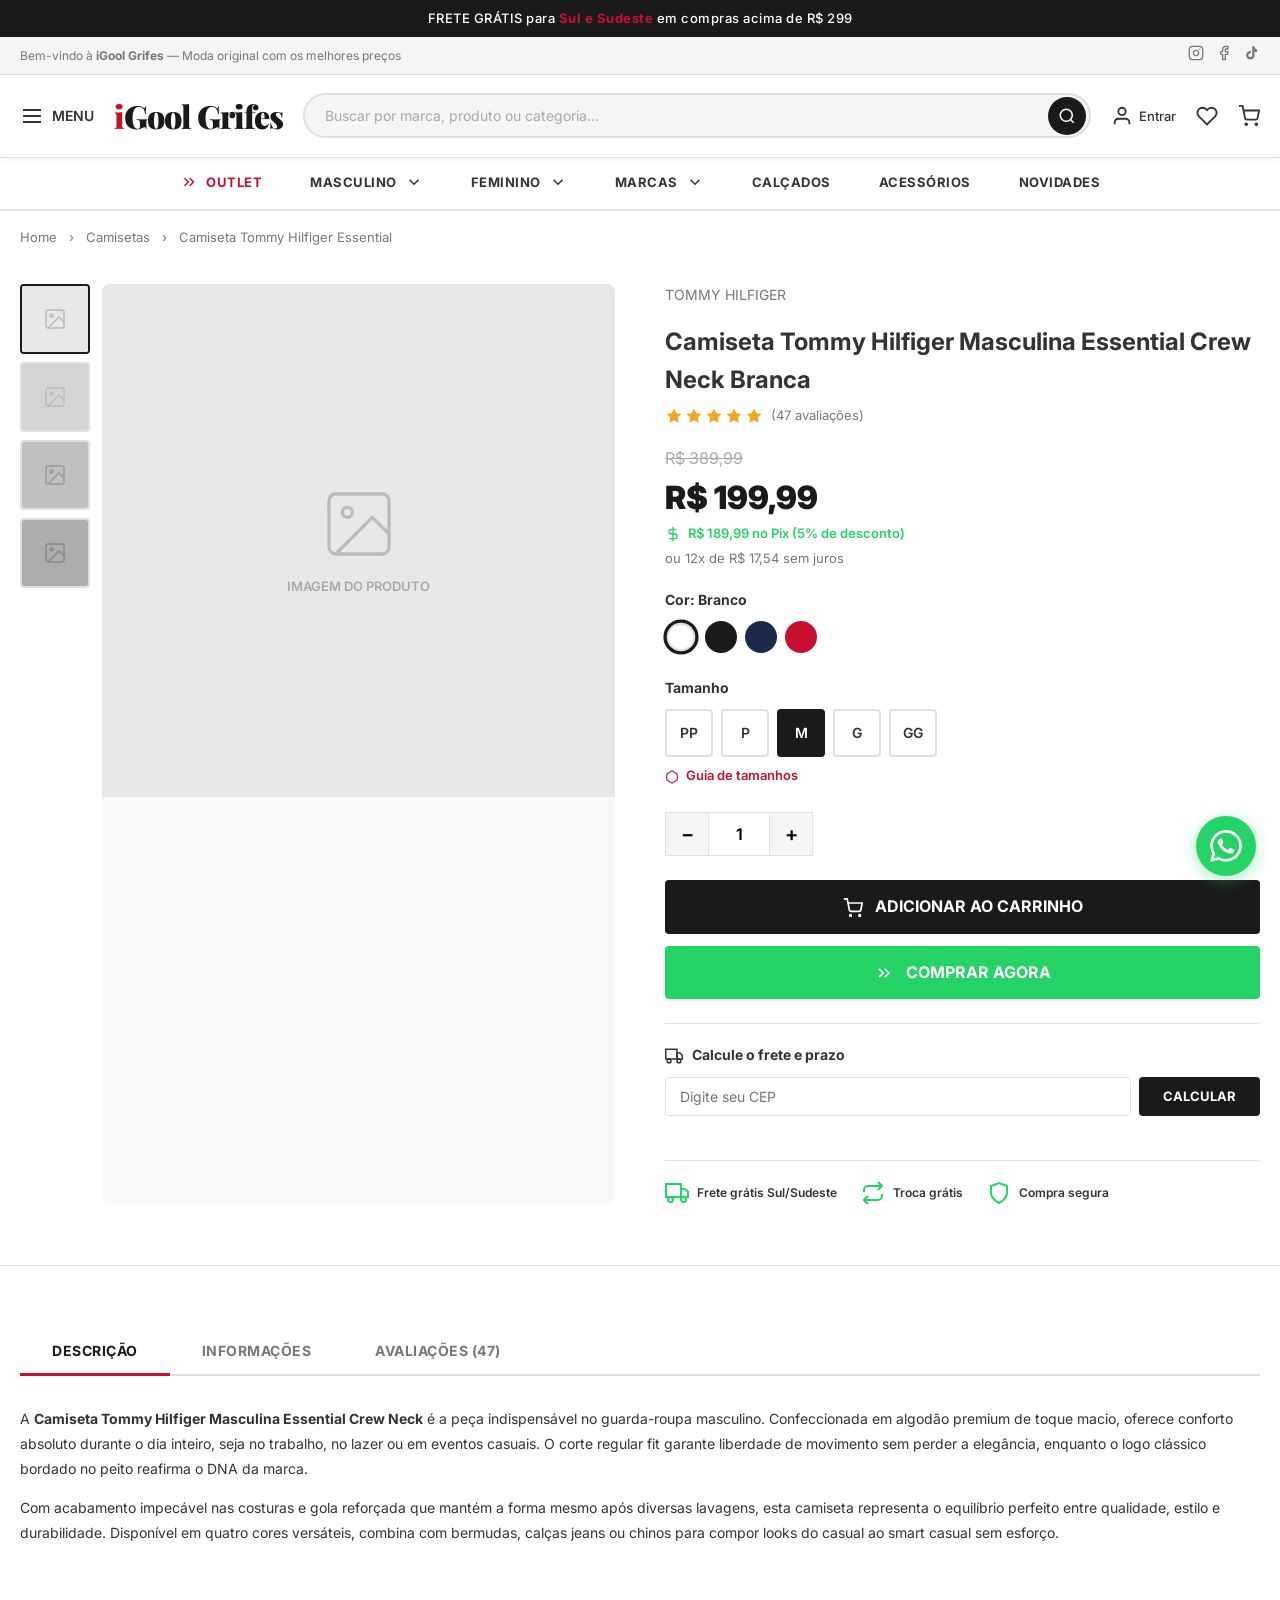
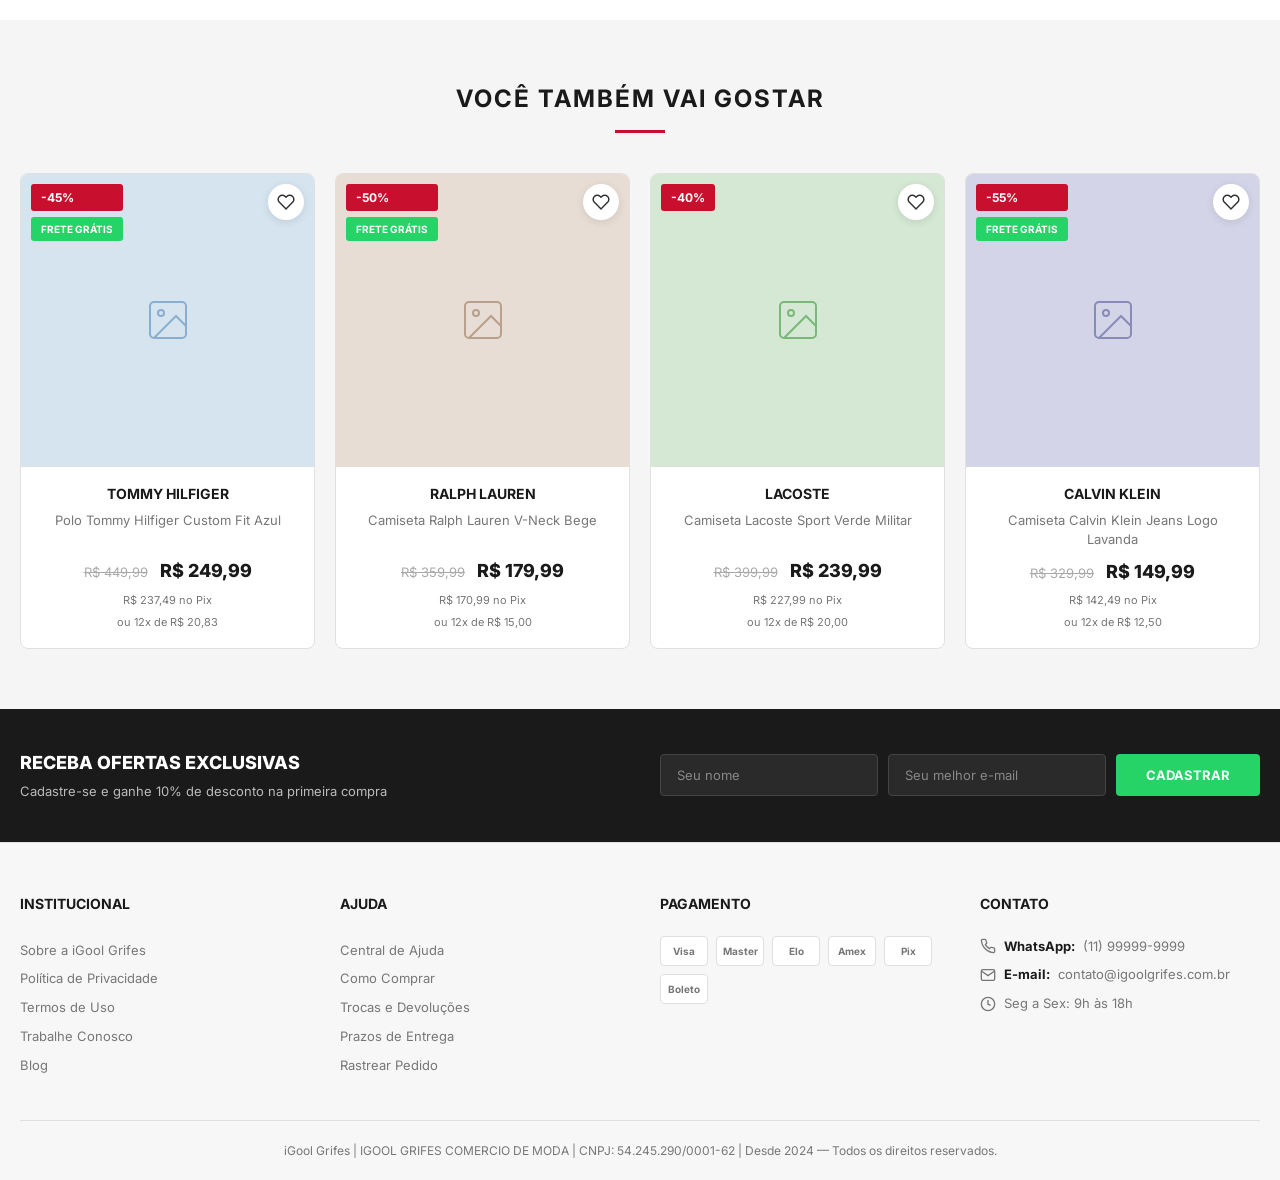
<file: produto.html>
<!DOCTYPE html>
<html lang="pt-BR">
<head><base target="_top">
  <meta charset="UTF-8">
  <meta name="viewport" content="width=device-width, initial-scale=1.0">
  <title>Camiseta Tommy Hilfiger Masculina Essential Crew Neck Branca — iGool Grifes</title>
  <link rel="stylesheet" href="css/style.css">
  <style>
    /* ── Product Page Extras ── */
    .product-rating { display: flex; align-items: center; gap: 8px; margin-bottom: 20px; }
    .product-rating .stars { display: flex; gap: 2px; }
    .product-rating .stars svg { width: 18px; height: 18px; fill: #f5a623; }
    .product-rating .count { font-size: 13px; color: var(--text-light); }

    .size-guide { display: inline-block; font-size: 13px; color: var(--secondary); font-weight: 600; margin-top: 8px; cursor: pointer; }
    .size-guide:hover { text-decoration: underline; }

    .frete-calc { margin: 24px 0; padding: 20px 0; border-top: 1px solid var(--border); }
    .frete-calc h4 { font-size: 14px; font-weight: 700; margin-bottom: 10px; }
    .frete-calc .frete-row { display: flex; gap: 8px; }
    .frete-calc .frete-row input {
      flex: 1; padding: 10px 14px; border: 1px solid var(--border); border-radius: 4px; font-size: 14px;
    }
    .frete-calc .frete-row button {
      padding: 10px 24px; background: var(--primary); color: white; font-weight: 700; font-size: 13px;
      border-radius: 4px; cursor: pointer; text-transform: uppercase; transition: var(--transition);
    }
    .frete-calc .frete-row button:hover { background: var(--secondary); }

    .trust-badges { display: flex; gap: 24px; margin-top: 24px; padding-top: 20px; border-top: 1px solid var(--border); flex-wrap: wrap; }
    .trust-badge { display: flex; align-items: center; gap: 8px; font-size: 12px; font-weight: 600; color: var(--text); }
    .trust-badge svg { width: 24px; height: 24px; color: var(--green); flex-shrink: 0; }

    /* ── Tabs ── */
    .product-tabs { padding: 60px 0; border-top: 1px solid var(--border); }
    .tabs-nav { display: flex; gap: 0; border-bottom: 2px solid var(--border); margin-bottom: 30px; }
    .tab-btn {
      padding: 14px 32px; font-size: 14px; font-weight: 700; text-transform: uppercase; letter-spacing: 0.5px;
      cursor: pointer; background: none; color: var(--text-light); border-bottom: 3px solid transparent;
      transition: var(--transition); position: relative; top: 2px;
    }
    .tab-btn:hover, .tab-btn.active { color: var(--primary); border-bottom-color: var(--secondary); }
    .tab-content { display: none; }
    .tab-content.active { display: block; }
    .tab-content p { font-size: 14px; line-height: 1.8; color: var(--text); margin-bottom: 14px; }

    .info-table { width: 100%; border-collapse: collapse; }
    .info-table tr { border-bottom: 1px solid var(--border); }
    .info-table td { padding: 14px 16px; font-size: 14px; }
    .info-table td:first-child { font-weight: 700; color: var(--primary); width: 200px; background: var(--bg-light); }

    /* ── Reviews ── */
    .review-card { padding: 24px 0; border-bottom: 1px solid var(--border); }
    .review-header { display: flex; align-items: center; gap: 12px; margin-bottom: 10px; }
    .review-header .avatar {
      width: 42px; height: 42px; border-radius: 50%; background: var(--bg-light); display: flex;
      align-items: center; justify-content: center; font-size: 16px; font-weight: 700; color: var(--primary);
    }
    .review-header .meta { flex: 1; }
    .review-header .meta .name { font-size: 14px; font-weight: 700; }
    .review-header .meta .date { font-size: 12px; color: var(--text-light); }
    .review-stars { display: flex; gap: 2px; margin-bottom: 8px; }
    .review-stars svg { width: 16px; height: 16px; fill: #f5a623; }
    .review-card p { font-size: 14px; line-height: 1.6; color: var(--text); }

    /* ── Related Products ── */
    .related-section { padding: 60px 0; background: var(--bg-light); }
  </style>
</head>
<body>

  <!-- ══ Top Bar ══ -->
  <div class="top-bar">
    FRETE GRÁTIS para <span>Sul e Sudeste</span> em compras acima de R$ 299
  </div>

  <!-- ══ Pre Header ══ -->
  <div class="pre-header">
    <div class="container">
      <div>Bem-vindo à <strong>iGool Grifes</strong> — Moda original com os melhores preços</div>
      <div class="social-icons">
        <a href="#" aria-label="Instagram">
          <svg width="16" height="16" viewBox="0 0 24 24" fill="none" stroke="currentColor" stroke-width="2" stroke-linecap="round" stroke-linejoin="round"><rect x="2" y="2" width="20" height="20" rx="5"/><path d="M16 11.37A4 4 0 1 1 12.63 8 4 4 0 0 1 16 11.37z"/><line x1="17.5" y1="6.5" x2="17.51" y2="6.5"/></svg>
        </a>
        <a href="#" aria-label="Facebook">
          <svg width="16" height="16" viewBox="0 0 24 24" fill="none" stroke="currentColor" stroke-width="2" stroke-linecap="round" stroke-linejoin="round"><path d="M18 2h-3a5 5 0 0 0-5 5v3H7v4h3v8h4v-8h3l1-4h-4V7a1 1 0 0 1 1-1h3z"/></svg>
        </a>
        <a href="#" aria-label="TikTok">
          <svg width="16" height="16" viewBox="0 0 24 24" fill="currentColor"><path d="M19.59 6.69a4.83 4.83 0 0 1-3.77-4.25V2h-3.45v13.67a2.89 2.89 0 0 1-2.88 2.5 2.89 2.89 0 0 1 0-5.78 2.93 2.93 0 0 1 .88.13V9.04a6.33 6.33 0 0 0-.88-.06 6.34 6.34 0 1 0 6.34 6.34V9.72a8.16 8.16 0 0 0 3.76.92V7.2a4.85 4.85 0 0 1-1-.51z"/></svg>
        </a>
      </div>
    </div>
  </div>

  <!-- ══ Header ══ -->
  <header class="header">
    <div class="container">
      <button class="menu-btn" aria-label="Menu">
        <svg viewBox="0 0 24 24" fill="none" stroke="currentColor" stroke-width="2"><line x1="3" y1="6" x2="21" y2="6"/><line x1="3" y1="12" x2="21" y2="12"/><line x1="3" y1="18" x2="21" y2="18"/></svg>
        Menu
      </button>

      <a href="index.html" class="logo"><i>i</i>Gool Grifes</a>

      <div class="search-bar">
        <input type="text" placeholder="Buscar por marca, produto ou categoria...">
        <button aria-label="Buscar">
          <svg width="18" height="18" viewBox="0 0 24 24" fill="none" stroke="currentColor" stroke-width="2"><circle cx="11" cy="11" r="8"/><line x1="21" y1="21" x2="16.65" y2="16.65"/></svg>
        </button>
      </div>

      <div class="header-actions">
        <a href="#" class="header-action" aria-label="Minha conta">
          <svg viewBox="0 0 24 24" fill="none" stroke="currentColor" stroke-width="2"><path d="M20 21v-2a4 4 0 0 0-4-4H8a4 4 0 0 0-4 4v2"/><circle cx="12" cy="7" r="4"/></svg>
          <span>Entrar</span>
        </a>
        <a href="#" class="header-action" aria-label="Favoritos">
          <svg viewBox="0 0 24 24" fill="none" stroke="currentColor" stroke-width="2"><path d="M20.84 4.61a5.5 5.5 0 0 0-7.78 0L12 5.67l-1.06-1.06a5.5 5.5 0 0 0-7.78 7.78l1.06 1.06L12 21.23l7.78-7.78 1.06-1.06a5.5 5.5 0 0 0 0-7.78z"/></svg>
          <span class="badge">3</span>
        </a>
        <a href="carrinho.html" class="header-action" aria-label="Carrinho">
          <svg viewBox="0 0 24 24" fill="none" stroke="currentColor" stroke-width="2"><circle cx="9" cy="21" r="1"/><circle cx="20" cy="21" r="1"/><path d="M1 1h4l2.68 13.39a2 2 0 0 0 2 1.61h9.72a2 2 0 0 0 2-1.61L23 6H6"/></svg>
          <span class="badge">2</span>
        </a>
      </div>
    </div>
  </header>

  <!-- ══ Navigation ══ -->
  <nav class="nav">
    <div class="container">
      <a href="#" class="nav-item sale">
        <svg viewBox="0 0 24 24" fill="none" stroke="currentColor" stroke-width="2"><polyline points="13 17 18 12 13 7"/><polyline points="6 17 11 12 6 7"/></svg>
        Outlet
      </a>
      <div class="nav-item">
        Masculino
        <svg viewBox="0 0 24 24" fill="none" stroke="currentColor" stroke-width="2"><polyline points="6 9 12 15 18 9"/></svg>
      </div>
      <div class="nav-item">
        Feminino
        <svg viewBox="0 0 24 24" fill="none" stroke="currentColor" stroke-width="2"><polyline points="6 9 12 15 18 9"/></svg>
      </div>
      <div class="nav-item">
        Marcas
        <svg viewBox="0 0 24 24" fill="none" stroke="currentColor" stroke-width="2"><polyline points="6 9 12 15 18 9"/></svg>
      </div>
      <a href="#" class="nav-item">Calçados</a>
      <a href="#" class="nav-item">Acessórios</a>
      <a href="#" class="nav-item">Novidades</a>
    </div>
  </nav>

  <!-- ══ Breadcrumb ══ -->
  <div class="breadcrumb">
    <div class="container">
      <a href="index.html">Home</a>
      <span>›</span>
      <a href="catalogo.html">Camisetas</a>
      <span>›</span>
      Camiseta Tommy Hilfiger Essential
    </div>
  </div>

  <!-- ══ Product Detail ══ -->
  <section class="product-detail">
    <div class="container">
      <div class="product-detail-grid">

        <!-- ── Gallery ── -->
        <div class="product-gallery">
          <div class="thumbs">
            <div class="thumb active" onclick="changeImage(this, '#e8e8e8')">
              <div style="width:100%;height:100%;background:#e8e8e8;display:flex;align-items:center;justify-content:center;">
                <svg width="24" height="24" viewBox="0 0 24 24" fill="none" stroke="#bbb" stroke-width="1.5"><rect x="3" y="3" width="18" height="18" rx="2"/><circle cx="8.5" cy="8.5" r="1.5"/><path d="m21 15-5-5L5 21"/></svg>
              </div>
            </div>
            <div class="thumb" onclick="changeImage(this, '#d4d4d4')">
              <div style="width:100%;height:100%;background:#d4d4d4;display:flex;align-items:center;justify-content:center;">
                <svg width="24" height="24" viewBox="0 0 24 24" fill="none" stroke="#bbb" stroke-width="1.5"><rect x="3" y="3" width="18" height="18" rx="2"/><circle cx="8.5" cy="8.5" r="1.5"/><path d="m21 15-5-5L5 21"/></svg>
              </div>
            </div>
            <div class="thumb" onclick="changeImage(this, '#c0c0c0')">
              <div style="width:100%;height:100%;background:#c0c0c0;display:flex;align-items:center;justify-content:center;">
                <svg width="24" height="24" viewBox="0 0 24 24" fill="none" stroke="#999" stroke-width="1.5"><rect x="3" y="3" width="18" height="18" rx="2"/><circle cx="8.5" cy="8.5" r="1.5"/><path d="m21 15-5-5L5 21"/></svg>
              </div>
            </div>
            <div class="thumb" onclick="changeImage(this, '#adadad')">
              <div style="width:100%;height:100%;background:#adadad;display:flex;align-items:center;justify-content:center;">
                <svg width="24" height="24" viewBox="0 0 24 24" fill="none" stroke="#888" stroke-width="1.5"><rect x="3" y="3" width="18" height="18" rx="2"/><circle cx="8.5" cy="8.5" r="1.5"/><path d="m21 15-5-5L5 21"/></svg>
              </div>
            </div>
          </div>
          <div class="main-img" id="mainImage">
            <div style="width:100%;aspect-ratio:1;background:#e8e8e8;display:flex;flex-direction:column;align-items:center;justify-content:center;gap:12px;">
              <svg width="80" height="80" viewBox="0 0 24 24" fill="none" stroke="#bbb" stroke-width="1"><rect x="3" y="3" width="18" height="18" rx="2"/><circle cx="8.5" cy="8.5" r="1.5"/><path d="m21 15-5-5L5 21"/></svg>
              <span style="font-size:13px;color:#aaa;font-weight:600;">IMAGEM DO PRODUTO</span>
            </div>
          </div>
        </div>

        <!-- ── Product Info ── -->
        <div class="product-detail-info">
          <div class="brand-name">Tommy Hilfiger</div>
          <h1>Camiseta Tommy Hilfiger Masculina Essential Crew Neck Branca</h1>

          <!-- Rating -->
          <div class="product-rating">
            <div class="stars">
              <svg viewBox="0 0 24 24"><path d="M12 2l3.09 6.26L22 9.27l-5 4.87 1.18 6.88L12 17.77l-6.18 3.25L7 14.14 2 9.27l6.91-1.01L12 2z"/></svg>
              <svg viewBox="0 0 24 24"><path d="M12 2l3.09 6.26L22 9.27l-5 4.87 1.18 6.88L12 17.77l-6.18 3.25L7 14.14 2 9.27l6.91-1.01L12 2z"/></svg>
              <svg viewBox="0 0 24 24"><path d="M12 2l3.09 6.26L22 9.27l-5 4.87 1.18 6.88L12 17.77l-6.18 3.25L7 14.14 2 9.27l6.91-1.01L12 2z"/></svg>
              <svg viewBox="0 0 24 24"><path d="M12 2l3.09 6.26L22 9.27l-5 4.87 1.18 6.88L12 17.77l-6.18 3.25L7 14.14 2 9.27l6.91-1.01L12 2z"/></svg>
              <svg viewBox="0 0 24 24"><path d="M12 2l3.09 6.26L22 9.27l-5 4.87 1.18 6.88L12 17.77l-6.18 3.25L7 14.14 2 9.27l6.91-1.01L12 2z"/></svg>
            </div>
            <span class="count">(47 avaliações)</span>
          </div>

          <!-- Prices -->
          <div class="detail-prices">
            <span class="detail-old-price">R$ 389,99</span>
            <span class="detail-current-price">R$ 199,99</span>
            <div class="detail-pix">
              <svg style="width:16px;height:16px;vertical-align:middle;margin-right:4px;" viewBox="0 0 24 24" fill="none" stroke="currentColor" stroke-width="2"><path d="M12 1v22M17 5H9.5a3.5 3.5 0 0 0 0 7h5a3.5 3.5 0 0 1 0 7H6"/></svg>
              R$ 189,99 no Pix (5% de desconto)
            </div>
            <div class="detail-installments">ou 12x de R$ 17,54 sem juros</div>
          </div>

          <!-- Color Selector -->
          <div class="color-selector">
            <h4>Cor: <span id="colorLabel">Branco</span></h4>
            <div class="color-options">
              <div class="color-option selected" style="background:#ffffff;border:3px solid var(--primary);box-shadow:inset 0 0 0 2px #e0e0e0;" title="Branco" onclick="selectColor(this,'Branco')"></div>
              <div class="color-option" style="background:#1a1a1a;" title="Preto" onclick="selectColor(this,'Preto')"></div>
              <div class="color-option" style="background:#1b2a4a;" title="Marinho" onclick="selectColor(this,'Marinho')"></div>
              <div class="color-option" style="background:#c8102e;" title="Vermelho" onclick="selectColor(this,'Vermelho')"></div>
            </div>
          </div>

          <!-- Size Selector -->
          <div class="size-selector">
            <h4>Tamanho</h4>
            <div class="size-options">
              <div class="size-option" onclick="selectSize(this)">PP</div>
              <div class="size-option" onclick="selectSize(this)">P</div>
              <div class="size-option selected" onclick="selectSize(this)">M</div>
              <div class="size-option" onclick="selectSize(this)">G</div>
              <div class="size-option" onclick="selectSize(this)">GG</div>
            </div>
            <a href="#" class="size-guide">
              <svg style="width:14px;height:14px;vertical-align:middle;margin-right:4px;" viewBox="0 0 24 24" fill="none" stroke="currentColor" stroke-width="2"><path d="M21 16V8a2 2 0 0 0-1-1.73l-7-4a2 2 0 0 0-2 0l-7 4A2 2 0 0 0 3 8v8a2 2 0 0 0 1 1.73l7 4a2 2 0 0 0 2 0l7-4A2 2 0 0 0 21 16z"/></svg>
              Guia de tamanhos
            </a>
          </div>

          <!-- Quantity -->
          <div class="qty-selector">
            <button onclick="changeQty(-1)">−</button>
            <input type="text" id="qtyInput" value="1" readonly>
            <button onclick="changeQty(1)">+</button>
          </div>

          <!-- Buttons -->
          <button class="btn-add-cart" onclick="alert('Produto adicionado ao carrinho!')">
            <svg style="width:20px;height:20px;vertical-align:middle;margin-right:8px;" viewBox="0 0 24 24" fill="none" stroke="currentColor" stroke-width="2"><circle cx="9" cy="21" r="1"/><circle cx="20" cy="21" r="1"/><path d="M1 1h4l2.68 13.39a2 2 0 0 0 2 1.61h9.72a2 2 0 0 0 2-1.61L23 6H6"/></svg>
            Adicionar ao Carrinho
          </button>
          <button class="btn-buy-now" onclick="alert('Redirecionando para o checkout...')">
            <svg style="width:20px;height:20px;vertical-align:middle;margin-right:8px;" viewBox="0 0 24 24" fill="none" stroke="currentColor" stroke-width="2"><polyline points="13 17 18 12 13 7"/><polyline points="6 17 11 12 6 7"/></svg>
            Comprar Agora
          </button>

          <!-- Frete Calculator -->
          <div class="frete-calc">
            <h4>
              <svg style="width:18px;height:18px;vertical-align:middle;margin-right:6px;" viewBox="0 0 24 24" fill="none" stroke="currentColor" stroke-width="2"><rect x="1" y="3" width="15" height="13"/><polygon points="16 8 20 8 23 11 23 16 16 16 16 8"/><circle cx="5.5" cy="18.5" r="2.5"/><circle cx="18.5" cy="18.5" r="2.5"/></svg>
              Calcule o frete e prazo
            </h4>
            <div class="frete-row">
              <input type="text" placeholder="Digite seu CEP" maxlength="9">
              <button type="button">Calcular</button>
            </div>
          </div>

          <!-- Trust Badges -->
          <div class="trust-badges">
            <div class="trust-badge">
              <svg viewBox="0 0 24 24" fill="none" stroke="currentColor" stroke-width="2"><rect x="1" y="3" width="15" height="13"/><polygon points="16 8 20 8 23 11 23 16 16 16 16 8"/><circle cx="5.5" cy="18.5" r="2.5"/><circle cx="18.5" cy="18.5" r="2.5"/></svg>
              Frete grátis Sul/Sudeste
            </div>
            <div class="trust-badge">
              <svg viewBox="0 0 24 24" fill="none" stroke="currentColor" stroke-width="2"><polyline points="17 1 21 5 17 9"/><path d="M3 11V9a4 4 0 0 1 4-4h14"/><polyline points="7 23 3 19 7 15"/><path d="M21 13v2a4 4 0 0 1-4 4H3"/></svg>
              Troca grátis
            </div>
            <div class="trust-badge">
              <svg viewBox="0 0 24 24" fill="none" stroke="currentColor" stroke-width="2"><path d="M12 22s8-4 8-10V5l-8-3-8 3v7c0 6 8 10 8 10z"/></svg>
              Compra segura
            </div>
          </div>

        </div>
      </div>
    </div>
  </section>

  <!-- ══ Product Tabs ══ -->
  <section class="product-tabs">
    <div class="container">
      <div class="tabs-nav">
        <button class="tab-btn active" onclick="openTab(event, 'descricao')">Descrição</button>
        <button class="tab-btn" onclick="openTab(event, 'informacoes')">Informações</button>
        <button class="tab-btn" onclick="openTab(event, 'avaliacoes')">Avaliações (47)</button>
      </div>

      <!-- Tab: Descrição -->
      <div class="tab-content active" id="descricao">
        <p>A <strong>Camiseta Tommy Hilfiger Masculina Essential Crew Neck</strong> é a peça indispensável no guarda-roupa masculino. Confeccionada em algodão premium de toque macio, oferece conforto absoluto durante o dia inteiro, seja no trabalho, no lazer ou em eventos casuais. O corte regular fit garante liberdade de movimento sem perder a elegância, enquanto o logo clássico bordado no peito reafirma o DNA da marca.</p>
        <p>Com acabamento impecável nas costuras e gola reforçada que mantém a forma mesmo após diversas lavagens, esta camiseta representa o equilíbrio perfeito entre qualidade, estilo e durabilidade. Disponível em quatro cores versáteis, combina com bermudas, calças jeans ou chinos para compor looks do casual ao smart casual sem esforço.</p>
      </div>

      <!-- Tab: Informações -->
      <div class="tab-content" id="informacoes">
        <table class="info-table">
          <tr><td>Material</td><td>Algodão Premium</td></tr>
          <tr><td>Composição</td><td>100% Algodão</td></tr>
          <tr><td>Origem</td><td>Importado — Original Tommy Hilfiger</td></tr>
          <tr><td>Lavagem</td><td>Lavar à máquina com água fria, não usar alvejante, secar à sombra</td></tr>
          <tr><td>Modelagem</td><td>Regular Fit</td></tr>
          <tr><td>Gola</td><td>Careca (Crew Neck)</td></tr>
          <tr><td>Garantia</td><td>Autenticidade garantida — produto 100% original</td></tr>
        </table>
      </div>

      <!-- Tab: Avaliações -->
      <div class="tab-content" id="avaliacoes">
        <div class="review-card">
          <div class="review-header">
            <div class="avatar">RC</div>
            <div class="meta">
              <div class="name">Rafael Costa</div>
              <div class="date">28 de março de 2026</div>
            </div>
          </div>
          <div class="review-stars">
            <svg viewBox="0 0 24 24"><path d="M12 2l3.09 6.26L22 9.27l-5 4.87 1.18 6.88L12 17.77l-6.18 3.25L7 14.14 2 9.27l6.91-1.01L12 2z"/></svg>
            <svg viewBox="0 0 24 24"><path d="M12 2l3.09 6.26L22 9.27l-5 4.87 1.18 6.88L12 17.77l-6.18 3.25L7 14.14 2 9.27l6.91-1.01L12 2z"/></svg>
            <svg viewBox="0 0 24 24"><path d="M12 2l3.09 6.26L22 9.27l-5 4.87 1.18 6.88L12 17.77l-6.18 3.25L7 14.14 2 9.27l6.91-1.01L12 2z"/></svg>
            <svg viewBox="0 0 24 24"><path d="M12 2l3.09 6.26L22 9.27l-5 4.87 1.18 6.88L12 17.77l-6.18 3.25L7 14.14 2 9.27l6.91-1.01L12 2z"/></svg>
            <svg viewBox="0 0 24 24"><path d="M12 2l3.09 6.26L22 9.27l-5 4.87 1.18 6.88L12 17.77l-6.18 3.25L7 14.14 2 9.27l6.91-1.01L12 2z"/></svg>
          </div>
          <p>Camiseta excelente! O algodão é bem macio e o caimento ficou perfeito. Comprei M e vestiu certinho. Já é a terceira que compro aqui na iGool, sempre produto original e entrega rápida. Super recomendo!</p>
        </div>

        <div class="review-card">
          <div class="review-header">
            <div class="avatar">AM</div>
            <div class="meta">
              <div class="name">Ana Martins</div>
              <div class="date">22 de março de 2026</div>
            </div>
          </div>
          <div class="review-stars">
            <svg viewBox="0 0 24 24"><path d="M12 2l3.09 6.26L22 9.27l-5 4.87 1.18 6.88L12 17.77l-6.18 3.25L7 14.14 2 9.27l6.91-1.01L12 2z"/></svg>
            <svg viewBox="0 0 24 24"><path d="M12 2l3.09 6.26L22 9.27l-5 4.87 1.18 6.88L12 17.77l-6.18 3.25L7 14.14 2 9.27l6.91-1.01L12 2z"/></svg>
            <svg viewBox="0 0 24 24"><path d="M12 2l3.09 6.26L22 9.27l-5 4.87 1.18 6.88L12 17.77l-6.18 3.25L7 14.14 2 9.27l6.91-1.01L12 2z"/></svg>
            <svg viewBox="0 0 24 24"><path d="M12 2l3.09 6.26L22 9.27l-5 4.87 1.18 6.88L12 17.77l-6.18 3.25L7 14.14 2 9.27l6.91-1.01L12 2z"/></svg>
            <svg viewBox="0 0 24 24"><path d="M12 2l3.09 6.26L22 9.27l-5 4.87 1.18 6.88L12 17.77l-6.18 3.25L7 14.14 2 9.27l6.91-1.01L12 2z"/></svg>
          </div>
          <p>Comprei para presentear meu marido e ele amou! A qualidade é nítida, tecido firme mas confortável. Veio com etiquetas originais e embalagem muito bem feita. O preço aqui na iGool é o melhor que encontrei. Nota 10!</p>
        </div>

        <div class="review-card">
          <div class="review-header">
            <div class="avatar">LS</div>
            <div class="meta">
              <div class="name">Lucas Silva</div>
              <div class="date">15 de março de 2026</div>
            </div>
          </div>
          <div class="review-stars">
            <svg viewBox="0 0 24 24"><path d="M12 2l3.09 6.26L22 9.27l-5 4.87 1.18 6.88L12 17.77l-6.18 3.25L7 14.14 2 9.27l6.91-1.01L12 2z"/></svg>
            <svg viewBox="0 0 24 24"><path d="M12 2l3.09 6.26L22 9.27l-5 4.87 1.18 6.88L12 17.77l-6.18 3.25L7 14.14 2 9.27l6.91-1.01L12 2z"/></svg>
            <svg viewBox="0 0 24 24"><path d="M12 2l3.09 6.26L22 9.27l-5 4.87 1.18 6.88L12 17.77l-6.18 3.25L7 14.14 2 9.27l6.91-1.01L12 2z"/></svg>
            <svg viewBox="0 0 24 24"><path d="M12 2l3.09 6.26L22 9.27l-5 4.87 1.18 6.88L12 17.77l-6.18 3.25L7 14.14 2 9.27l6.91-1.01L12 2z"/></svg>
            <svg viewBox="0 0 24 24" fill="none" stroke="#f5a623" stroke-width="2"><path d="M12 2l3.09 6.26L22 9.27l-5 4.87 1.18 6.88L12 17.77l-6.18 3.25L7 14.14 2 9.27l6.91-1.01L12 2z"/></svg>
          </div>
          <p>Produto muito bom, tecido de qualidade e costura bem feita. Só não dou 5 estrelas porque demorou um pouquinho mais que o esperado para chegar (7 dias úteis), mas o produto em si é impecável. Vou comprar mais cores com certeza.</p>
        </div>
      </div>
    </div>
  </section>

  <!-- ══ Related Products ══ -->
  <section class="related-section">
    <div class="container">
      <div class="section-title">
        <h2>Você também vai gostar</h2>
      </div>
      <div class="products-grid">

        <!-- Card 1 -->
        <div class="product-card">
          <div class="badges">
            <span class="badge-discount">-45%</span>
            <span class="badge-frete">FRETE GRÁTIS</span>
          </div>
          <div class="img-wrap">
            <div style="width:100%;height:100%;background:#d6e4f0;display:flex;align-items:center;justify-content:center;">
              <svg width="48" height="48" viewBox="0 0 24 24" fill="none" stroke="#8aaed0" stroke-width="1"><rect x="3" y="3" width="18" height="18" rx="2"/><circle cx="8.5" cy="8.5" r="1.5"/><path d="m21 15-5-5L5 21"/></svg>
            </div>
            <div class="wishlist-btn">
              <svg viewBox="0 0 24 24" fill="none" stroke="currentColor" stroke-width="2"><path d="M20.84 4.61a5.5 5.5 0 0 0-7.78 0L12 5.67l-1.06-1.06a5.5 5.5 0 0 0-7.78 7.78l1.06 1.06L12 21.23l7.78-7.78 1.06-1.06a5.5 5.5 0 0 0 0-7.78z"/></svg>
            </div>
          </div>
          <div class="product-info">
            <div class="brand">Tommy Hilfiger</div>
            <div class="name">Polo Tommy Hilfiger Custom Fit Azul</div>
            <div class="prices">
              <span class="old-price">R$ 449,99</span>
              <span class="current-price">R$ 249,99</span>
            </div>
            <div class="pix-label">R$ 237,49 no Pix</div>
            <div class="installments">ou 12x de R$ 20,83</div>
          </div>
        </div>

        <!-- Card 2 -->
        <div class="product-card">
          <div class="badges">
            <span class="badge-discount">-50%</span>
            <span class="badge-frete">FRETE GRÁTIS</span>
          </div>
          <div class="img-wrap">
            <div style="width:100%;height:100%;background:#e8ddd4;display:flex;align-items:center;justify-content:center;">
              <svg width="48" height="48" viewBox="0 0 24 24" fill="none" stroke="#b8a08a" stroke-width="1"><rect x="3" y="3" width="18" height="18" rx="2"/><circle cx="8.5" cy="8.5" r="1.5"/><path d="m21 15-5-5L5 21"/></svg>
            </div>
            <div class="wishlist-btn">
              <svg viewBox="0 0 24 24" fill="none" stroke="currentColor" stroke-width="2"><path d="M20.84 4.61a5.5 5.5 0 0 0-7.78 0L12 5.67l-1.06-1.06a5.5 5.5 0 0 0-7.78 7.78l1.06 1.06L12 21.23l7.78-7.78 1.06-1.06a5.5 5.5 0 0 0 0-7.78z"/></svg>
            </div>
          </div>
          <div class="product-info">
            <div class="brand">Ralph Lauren</div>
            <div class="name">Camiseta Ralph Lauren V-Neck Bege</div>
            <div class="prices">
              <span class="old-price">R$ 359,99</span>
              <span class="current-price">R$ 179,99</span>
            </div>
            <div class="pix-label">R$ 170,99 no Pix</div>
            <div class="installments">ou 12x de R$ 15,00</div>
          </div>
        </div>

        <!-- Card 3 -->
        <div class="product-card">
          <div class="badges">
            <span class="badge-discount">-40%</span>
          </div>
          <div class="img-wrap">
            <div style="width:100%;height:100%;background:#d4e8d4;display:flex;align-items:center;justify-content:center;">
              <svg width="48" height="48" viewBox="0 0 24 24" fill="none" stroke="#7ab87a" stroke-width="1"><rect x="3" y="3" width="18" height="18" rx="2"/><circle cx="8.5" cy="8.5" r="1.5"/><path d="m21 15-5-5L5 21"/></svg>
            </div>
            <div class="wishlist-btn">
              <svg viewBox="0 0 24 24" fill="none" stroke="currentColor" stroke-width="2"><path d="M20.84 4.61a5.5 5.5 0 0 0-7.78 0L12 5.67l-1.06-1.06a5.5 5.5 0 0 0-7.78 7.78l1.06 1.06L12 21.23l7.78-7.78 1.06-1.06a5.5 5.5 0 0 0 0-7.78z"/></svg>
            </div>
          </div>
          <div class="product-info">
            <div class="brand">Lacoste</div>
            <div class="name">Camiseta Lacoste Sport Verde Militar</div>
            <div class="prices">
              <span class="old-price">R$ 399,99</span>
              <span class="current-price">R$ 239,99</span>
            </div>
            <div class="pix-label">R$ 227,99 no Pix</div>
            <div class="installments">ou 12x de R$ 20,00</div>
          </div>
        </div>

        <!-- Card 4 -->
        <div class="product-card">
          <div class="badges">
            <span class="badge-discount">-55%</span>
            <span class="badge-frete">FRETE GRÁTIS</span>
          </div>
          <div class="img-wrap">
            <div style="width:100%;height:100%;background:#d4d4e8;display:flex;align-items:center;justify-content:center;">
              <svg width="48" height="48" viewBox="0 0 24 24" fill="none" stroke="#8a8ab8" stroke-width="1"><rect x="3" y="3" width="18" height="18" rx="2"/><circle cx="8.5" cy="8.5" r="1.5"/><path d="m21 15-5-5L5 21"/></svg>
            </div>
            <div class="wishlist-btn">
              <svg viewBox="0 0 24 24" fill="none" stroke="currentColor" stroke-width="2"><path d="M20.84 4.61a5.5 5.5 0 0 0-7.78 0L12 5.67l-1.06-1.06a5.5 5.5 0 0 0-7.78 7.78l1.06 1.06L12 21.23l7.78-7.78 1.06-1.06a5.5 5.5 0 0 0 0-7.78z"/></svg>
            </div>
          </div>
          <div class="product-info">
            <div class="brand">Calvin Klein</div>
            <div class="name">Camiseta Calvin Klein Jeans Logo Lavanda</div>
            <div class="prices">
              <span class="old-price">R$ 329,99</span>
              <span class="current-price">R$ 149,99</span>
            </div>
            <div class="pix-label">R$ 142,49 no Pix</div>
            <div class="installments">ou 12x de R$ 12,50</div>
          </div>
        </div>

      </div>
    </div>
  </section>

  <!-- ══ Newsletter ══ -->
  <section class="newsletter">
    <div class="container">
      <div class="text">
        <h3>Receba ofertas exclusivas</h3>
        <p>Cadastre-se e ganhe 10% de desconto na primeira compra</p>
      </div>
      <form onsubmit="event.preventDefault(); alert('E-mail cadastrado com sucesso!');">
        <input type="text" placeholder="Seu nome">
        <input type="email" placeholder="Seu melhor e-mail" required>
        <button type="submit">Cadastrar</button>
      </form>
    </div>
  </section>

  <!-- ══ Footer ══ -->
  <footer class="footer">
    <div class="container">
      <div class="footer-grid">
        <div class="footer-col">
          <h4>Institucional</h4>
          <a href="#">Sobre a iGool Grifes</a>
          <a href="#">Política de Privacidade</a>
          <a href="#">Termos de Uso</a>
          <a href="#">Trabalhe Conosco</a>
          <a href="#">Blog</a>
        </div>
        <div class="footer-col">
          <h4>Ajuda</h4>
          <a href="#">Central de Ajuda</a>
          <a href="#">Como Comprar</a>
          <a href="#">Trocas e Devoluções</a>
          <a href="#">Prazos de Entrega</a>
          <a href="#">Rastrear Pedido</a>
        </div>
        <div class="footer-col">
          <h4>Pagamento</h4>
          <div class="footer-payments">
            <div class="pay-icon">Visa</div>
            <div class="pay-icon">Master</div>
            <div class="pay-icon">Elo</div>
            <div class="pay-icon">Amex</div>
            <div class="pay-icon">Pix</div>
            <div class="pay-icon">Boleto</div>
          </div>
        </div>
        <div class="footer-col footer-contact">
          <h4>Contato</h4>
          <p>
            <svg viewBox="0 0 24 24" fill="none" stroke="currentColor" stroke-width="2"><path d="M22 16.92v3a2 2 0 0 1-2.18 2 19.79 19.79 0 0 1-8.63-3.07 19.5 19.5 0 0 1-6-6 19.79 19.79 0 0 1-3.07-8.67A2 2 0 0 1 4.11 2h3a2 2 0 0 1 2 1.72 12.84 12.84 0 0 0 .7 2.81 2 2 0 0 1-.45 2.11L8.09 9.91a16 16 0 0 0 6 6l1.27-1.27a2 2 0 0 1 2.11-.45 12.84 12.84 0 0 0 2.81.7A2 2 0 0 1 22 16.92z"/></svg>
            <strong>WhatsApp:</strong> (11) 99999-9999
          </p>
          <p>
            <svg viewBox="0 0 24 24" fill="none" stroke="currentColor" stroke-width="2"><path d="M4 4h16c1.1 0 2 .9 2 2v12c0 1.1-.9 2-2 2H4c-1.1 0-2-.9-2-2V6c0-1.1.9-2 2-2z"/><polyline points="22,6 12,13 2,6"/></svg>
            <strong>E-mail:</strong> contato@igoolgrifes.com.br
          </p>
          <p>
            <svg viewBox="0 0 24 24" fill="none" stroke="currentColor" stroke-width="2"><circle cx="12" cy="12" r="10"/><polyline points="12 6 12 12 16 14"/></svg>
            Seg a Sex: 9h às 18h
          </p>
        </div>
      </div>
      <div class="footer-bottom">
        iGool Grifes | IGOOL GRIFES COMERCIO DE MODA | CNPJ: 54.245.290/0001-62 | Desde 2024 &mdash; Todos os direitos reservados.
      </div>
    </div>
  </footer>

  <!-- ══ WhatsApp Float ══ -->
  <a href="https://wa.me/5511999999999" target="_blank" class="whatsapp-float" aria-label="WhatsApp">
    <svg viewBox="0 0 24 24"><path d="M17.472 14.382c-.297-.149-1.758-.867-2.03-.967-.273-.099-.471-.148-.67.15-.197.297-.767.966-.94 1.164-.173.199-.347.223-.644.075-.297-.15-1.255-.463-2.39-1.475-.883-.788-1.48-1.761-1.653-2.059-.173-.297-.018-.458.13-.606.134-.133.298-.347.446-.52.149-.174.198-.298.298-.497.099-.198.05-.371-.025-.52-.075-.149-.669-1.612-.916-2.207-.242-.579-.487-.5-.669-.51-.173-.008-.371-.01-.57-.01-.198 0-.52.074-.792.372-.272.297-1.04 1.016-1.04 2.479 0 1.462 1.065 2.875 1.213 3.074.149.198 2.096 3.2 5.077 4.487.709.306 1.262.489 1.694.625.712.227 1.36.195 1.871.118.571-.085 1.758-.719 2.006-1.413.248-.694.248-1.289.173-1.413-.074-.124-.272-.198-.57-.347m-5.421 7.403h-.004a9.87 9.87 0 0 1-5.031-1.378l-.361-.214-3.741.982.998-3.648-.235-.374a9.86 9.86 0 0 1-1.51-5.26c.001-5.45 4.436-9.884 9.888-9.884 2.64 0 5.122 1.03 6.988 2.898a9.825 9.825 0 0 1 2.893 6.994c-.003 5.45-4.437 9.884-9.885 9.884m8.413-18.297A11.815 11.815 0 0 0 12.05 0C5.495 0 .16 5.335.157 11.892c0 2.096.547 4.142 1.588 5.945L.057 24l6.305-1.654a11.882 11.882 0 0 0 5.683 1.448h.005c6.554 0 11.89-5.335 11.893-11.893a11.821 11.821 0 0 0-3.48-8.413z"/></svg>
  </a>

  <!-- ══ JavaScript ══ -->
  <script src="js/main.js"></script>
  <script>
    /* Gallery thumbnail click */
    function changeImage(thumb, color) {
      document.querySelectorAll('.product-gallery .thumb').forEach(t => t.classList.remove('active'));
      thumb.classList.add('active');
      const mainImg = document.getElementById('mainImage');
      mainImg.querySelector('div').style.background = color;
    }

    /* Color selector */
    function selectColor(el, name) {
      document.querySelectorAll('.color-option').forEach(c => {
        c.classList.remove('selected');
        c.style.borderColor = 'transparent';
      });
      el.classList.add('selected');
      el.style.borderColor = 'var(--primary)';
      document.getElementById('colorLabel').textContent = name;
    }

    /* Size selector */
    function selectSize(el) {
      document.querySelectorAll('.size-option').forEach(s => s.classList.remove('selected'));
      el.classList.add('selected');
    }

    /* Quantity */
    function changeQty(delta) {
      const input = document.getElementById('qtyInput');
      let val = parseInt(input.value) + delta;
      if (val < 1) val = 1;
      if (val > 10) val = 10;
      input.value = val;
    }

    /* Tabs */
    function openTab(evt, tabId) {
      document.querySelectorAll('.tab-content').forEach(t => t.classList.remove('active'));
      document.querySelectorAll('.tab-btn').forEach(b => b.classList.remove('active'));
      document.getElementById(tabId).classList.add('active');
      evt.currentTarget.classList.add('active');
    }
  </script>

</body>
</html>
</file>
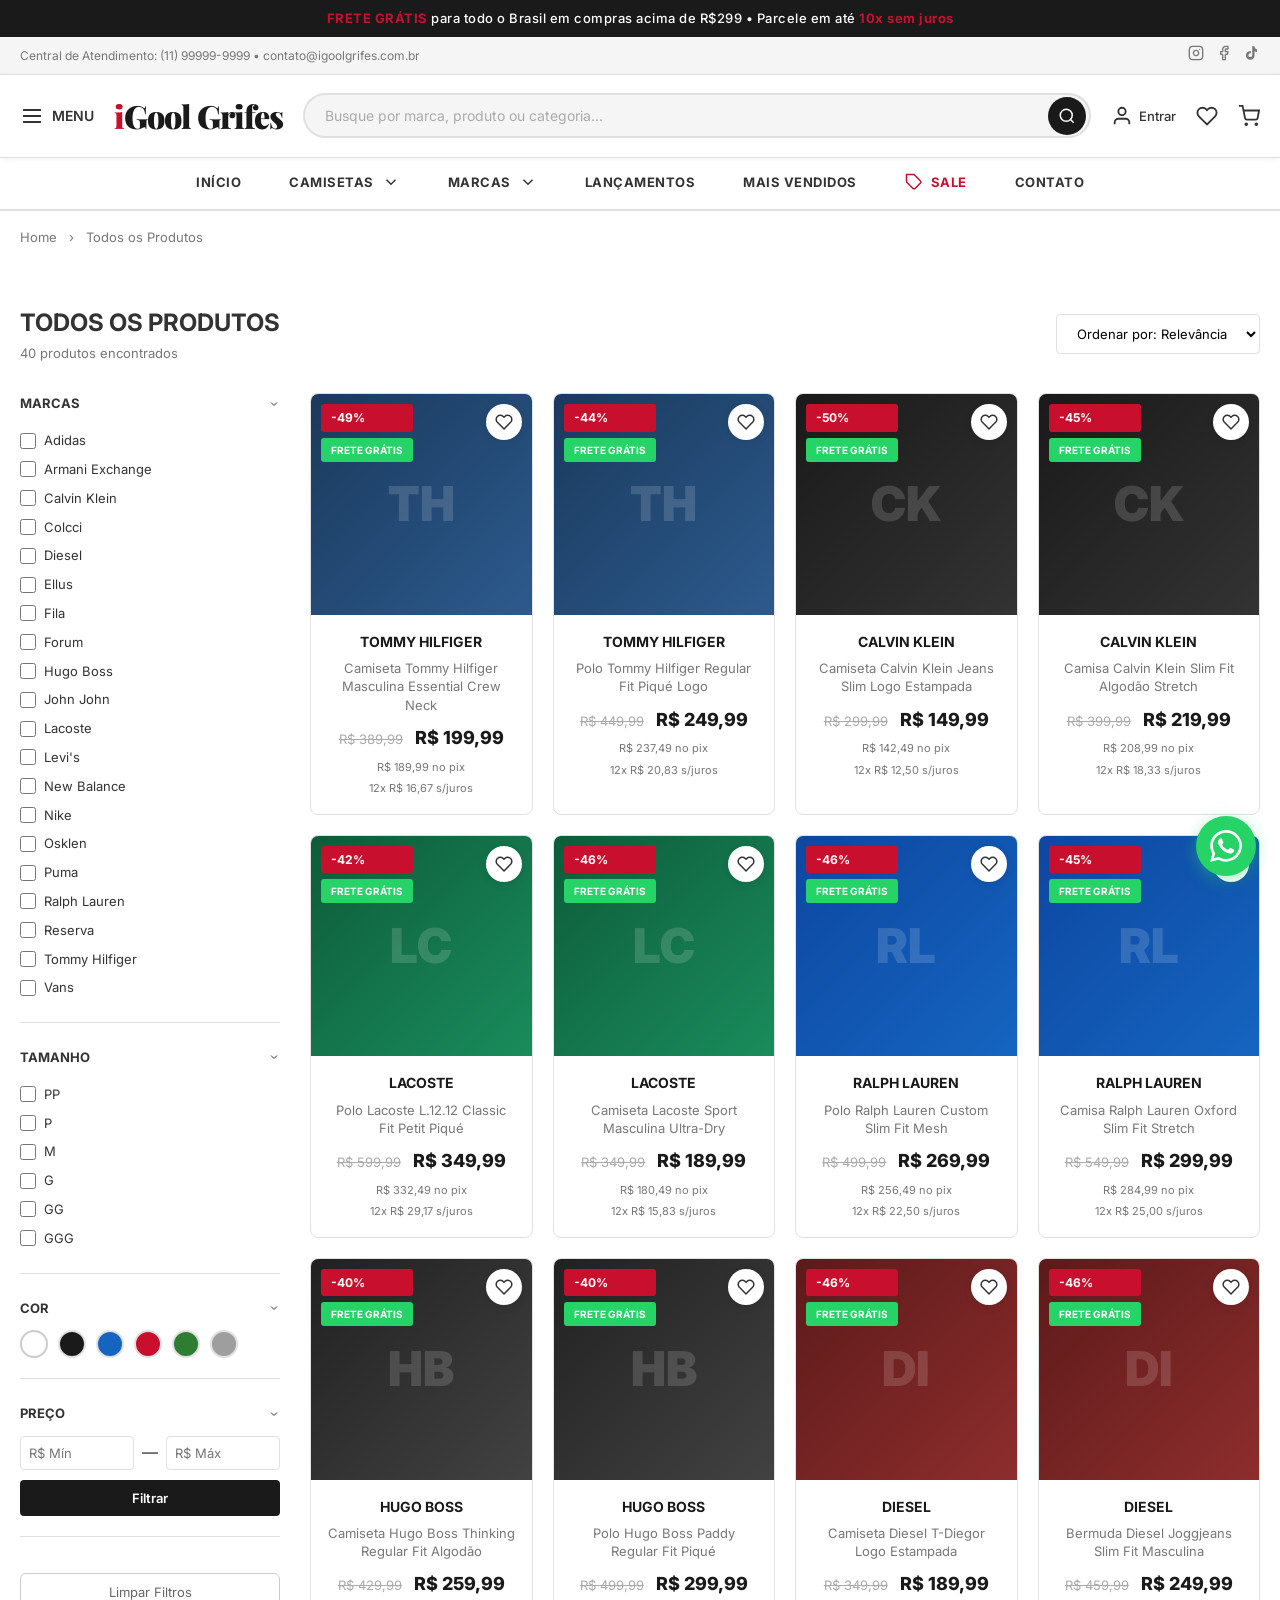
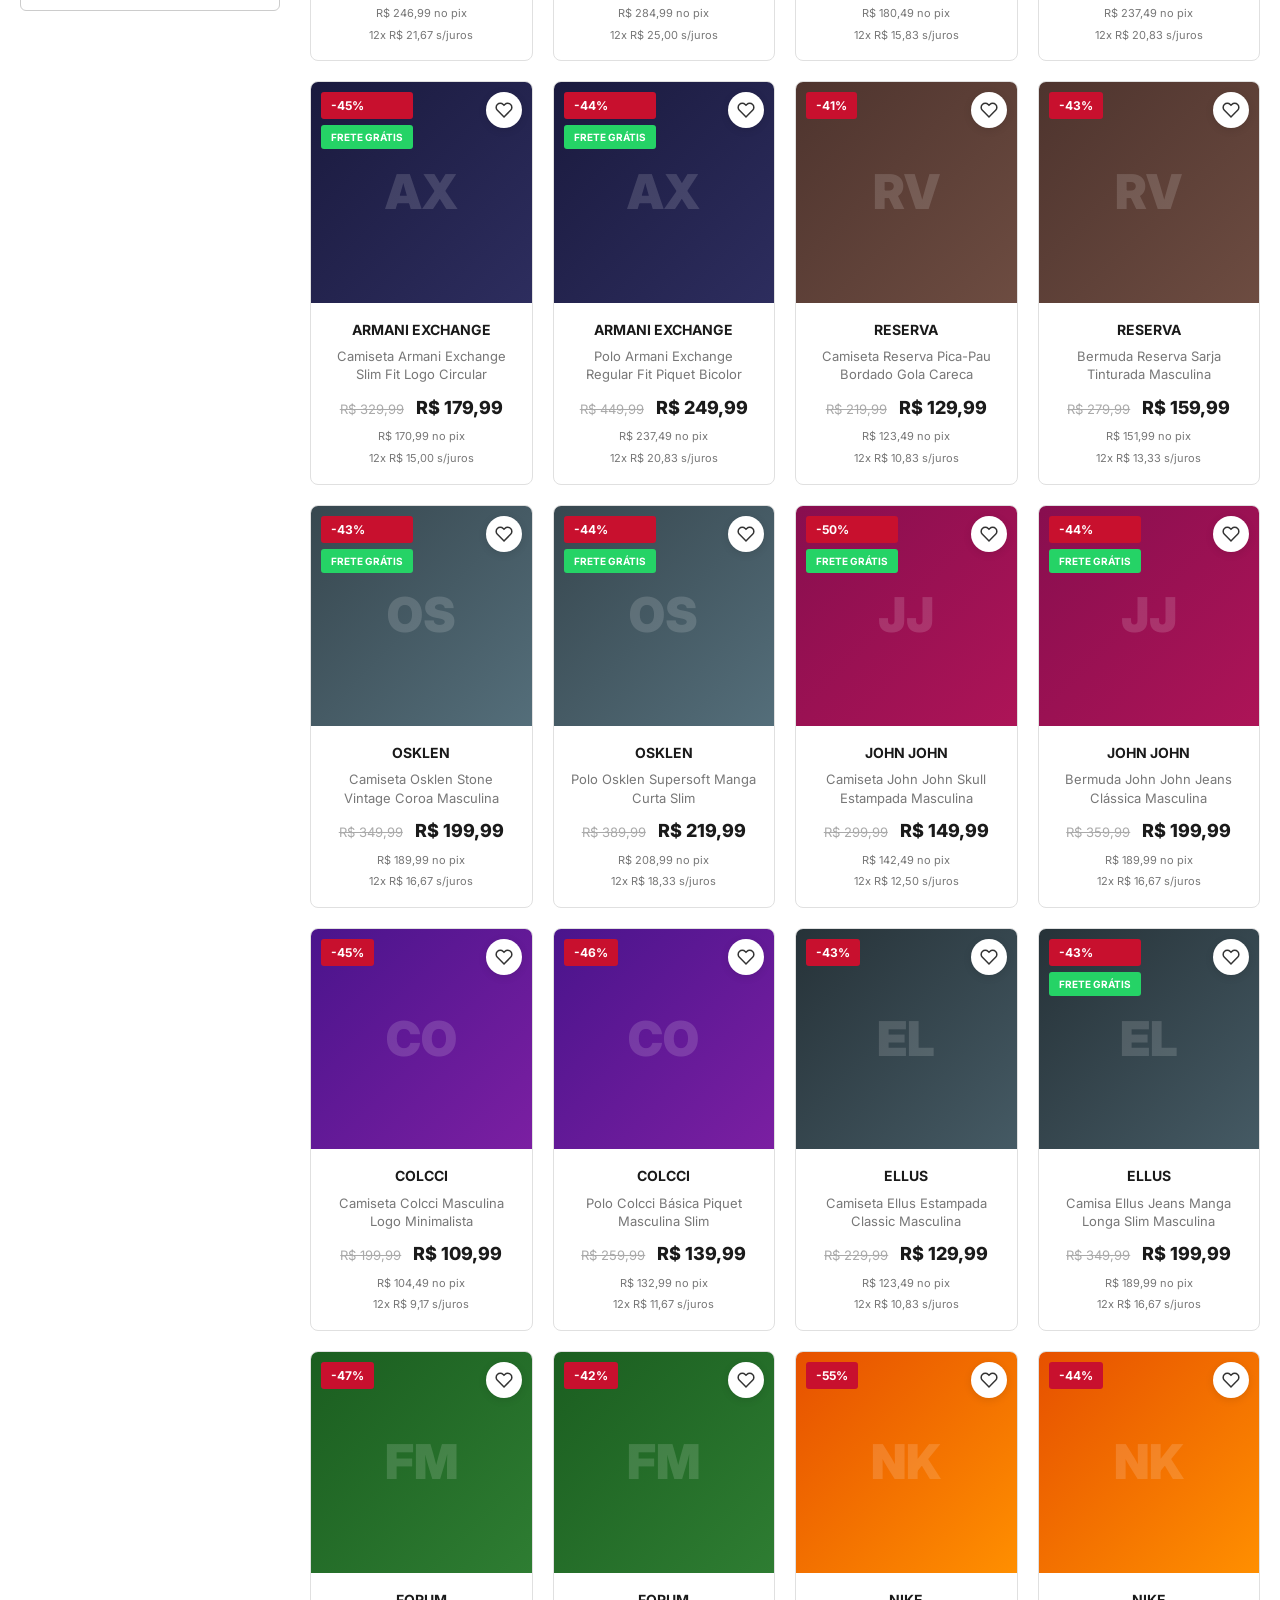
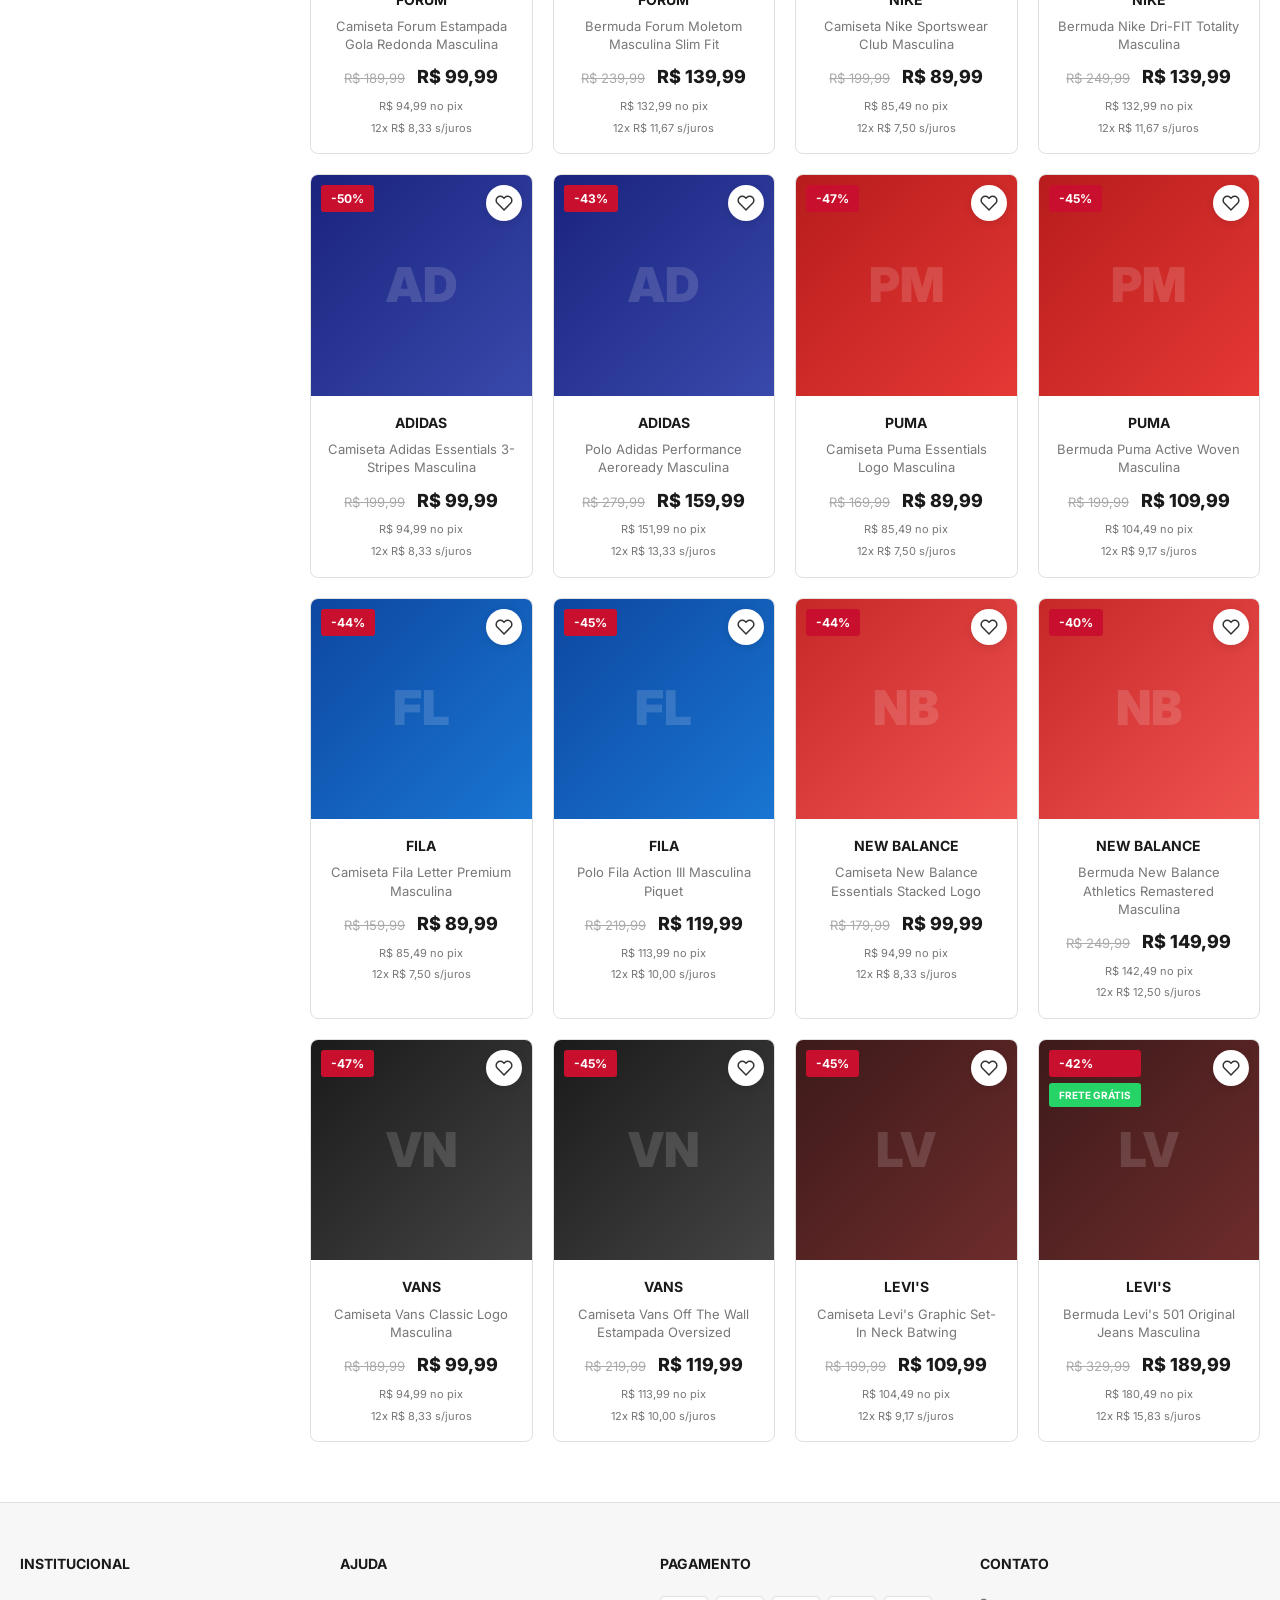
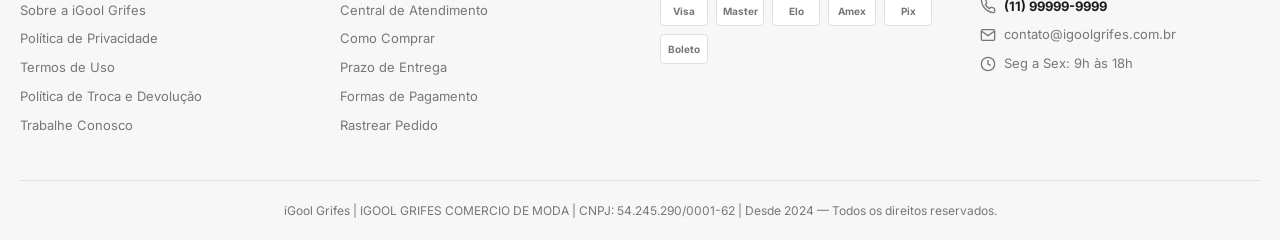
<file: produtos.html>
<!DOCTYPE html>
<html lang="pt-BR">
<head><base target="_top">
  <meta charset="UTF-8">
  <meta name="viewport" content="width=device-width, initial-scale=1.0">
  <title>Camisetas | iGool Grifes — Grifes com até 60% OFF</title>
  <meta name="description" content="Camisetas de grife com até 60% de desconto. Tommy Hilfiger, Calvin Klein, Lacoste, Ralph Lauren e muito mais. Frete grátis para todo o Brasil.">
  <link rel="stylesheet" href="css/style.css">
</head>
<body>

  <!-- ── Top Bar ── -->
  <div class="top-bar">
    <span>FRETE GRÁTIS</span> para todo o Brasil em compras acima de R$299 &bull; Parcele em até <span>10x sem juros</span>
  </div>

  <!-- ── Pre Header ── -->
  <div class="pre-header">
    <div class="container">
      <div>Central de Atendimento: <a href="tel:+5511999999999">(11) 99999-9999</a> &bull; <a href="mailto:contato@igoolgrifes.com.br">contato@igoolgrifes.com.br</a></div>
      <div class="social-icons">
        <a href="#" aria-label="Instagram">
          <svg width="16" height="16" viewBox="0 0 24 24" fill="none" stroke="currentColor" stroke-width="2" stroke-linecap="round" stroke-linejoin="round"><rect x="2" y="2" width="20" height="20" rx="5"/><path d="M16 11.37A4 4 0 1 1 12.63 8 4 4 0 0 1 16 11.37z"/><line x1="17.5" y1="6.5" x2="17.51" y2="6.5"/></svg>
        </a>
        <a href="#" aria-label="Facebook">
          <svg width="16" height="16" viewBox="0 0 24 24" fill="none" stroke="currentColor" stroke-width="2" stroke-linecap="round" stroke-linejoin="round"><path d="M18 2h-3a5 5 0 0 0-5 5v3H7v4h3v8h4v-8h3l1-4h-4V7a1 1 0 0 1 1-1h3z"/></svg>
        </a>
        <a href="#" aria-label="TikTok">
          <svg width="16" height="16" viewBox="0 0 24 24" fill="currentColor"><path d="M19.59 6.69a4.83 4.83 0 0 1-3.77-4.25V2h-3.45v13.67a2.89 2.89 0 0 1-2.88 2.5 2.89 2.89 0 0 1 0-5.78 2.92 2.92 0 0 1 .88.13V9.4a6.84 6.84 0 0 0-1-.05A6.33 6.33 0 0 0 3 15.57 6.33 6.33 0 0 0 9.37 22a6.33 6.33 0 0 0 6.38-6.22V9.4a8.16 8.16 0 0 0 3.84.96V7.04a4.85 4.85 0 0 1-0-.35z"/></svg>
        </a>
      </div>
    </div>
  </div>

  <!-- ── Header ── -->
  <header class="header">
    <div class="container">
      <button class="menu-btn" aria-label="Menu">
        <svg viewBox="0 0 24 24" fill="none" stroke="currentColor" stroke-width="2"><line x1="3" y1="6" x2="21" y2="6"/><line x1="3" y1="12" x2="21" y2="12"/><line x1="3" y1="18" x2="21" y2="18"/></svg>
        Menu
      </button>

      <a href="index.html" class="logo"><i>i</i>Gool Grifes</a>

      <div class="search-bar">
        <input type="text" placeholder="Busque por marca, produto ou categoria...">
        <button aria-label="Buscar">
          <svg width="18" height="18" viewBox="0 0 24 24" fill="none" stroke="white" stroke-width="2"><circle cx="11" cy="11" r="8"/><line x1="21" y1="21" x2="16.65" y2="16.65"/></svg>
        </button>
      </div>

      <div class="header-actions">
        <a href="#" class="header-action" aria-label="Minha conta">
          <svg viewBox="0 0 24 24" fill="none" stroke="currentColor" stroke-width="2"><path d="M20 21v-2a4 4 0 0 0-4-4H8a4 4 0 0 0-4 4v2"/><circle cx="12" cy="7" r="4"/></svg>
          <span>Entrar</span>
        </a>
        <a href="#" class="header-action" aria-label="Favoritos">
          <svg viewBox="0 0 24 24" fill="none" stroke="currentColor" stroke-width="2"><path d="M20.84 4.61a5.5 5.5 0 0 0-7.78 0L12 5.67l-1.06-1.06a5.5 5.5 0 0 0-7.78 7.78l1.06 1.06L12 21.23l7.78-7.78 1.06-1.06a5.5 5.5 0 0 0 0-7.78z"/></svg>
          <span class="badge">3</span>
        </a>
        <a href="#" class="header-action" aria-label="Carrinho">
          <svg viewBox="0 0 24 24" fill="none" stroke="currentColor" stroke-width="2"><circle cx="9" cy="21" r="1"/><circle cx="20" cy="21" r="1"/><path d="M1 1h4l2.68 13.39a2 2 0 0 0 2 1.61h9.72a2 2 0 0 0 2-1.61L23 6H6"/></svg>
          <span class="badge">2</span>
        </a>
      </div>
    </div>
  </header>

  <!-- ── Navigation ── -->
  <nav class="nav">
    <div class="container">
      <a href="index.html" class="nav-item">Início</a>
      <div class="nav-item">
        Camisetas
        <svg viewBox="0 0 24 24" fill="none" stroke="currentColor" stroke-width="2"><polyline points="6 9 12 15 18 9"/></svg>
        <div class="nav-dropdown">
          <a href="#">Camisetas Básicas</a>
          <a href="#">Camisetas Polo</a>
          <a href="#">Camisetas Estampadas</a>
          <a href="#">Camisetas Listradas</a>
          <a href="#">Camisetas Gola V</a>
        </div>
      </div>
      <div class="nav-item">
        Marcas
        <svg viewBox="0 0 24 24" fill="none" stroke="currentColor" stroke-width="2"><polyline points="6 9 12 15 18 9"/></svg>
        <div class="nav-dropdown mega">
          <div class="brands-grid">
            <a href="marca.html?marca=tommy-hilfiger">Tommy Hilfiger</a>
            <a href="marca.html?marca=calvin-klein">Calvin Klein</a>
            <a href="marca.html?marca=lacoste">Lacoste</a>
            <a href="marca.html?marca=ralph-lauren">Ralph Lauren</a>
            <a href="marca.html?marca=hugo-boss">Hugo Boss</a>
            <a href="marca.html?marca=diesel">Diesel</a>
            <a href="marca.html?marca=armani-exchange">Armani Exchange</a>
            <a href="marca.html?marca=reserva">Reserva</a>
            <a href="marca.html?marca=osklen">Osklen</a>
            <a href="marca.html?marca=john-john">John John</a>
            <a href="marca.html?marca=colcci">Colcci</a>
            <a href="marca.html?marca=ellus">Ellus</a>
            <a href="marca.html?marca=forum">Forum</a>
            <a href="marca.html?marca=nike">Nike</a>
            <a href="marca.html?marca=adidas">Adidas</a>
            <a href="marca.html?marca=puma">Puma</a>
            <a href="marca.html?marca=fila">Fila</a>
            <a href="marca.html?marca=new-balance">New Balance</a>
            <a href="marca.html?marca=vans">Vans</a>
            <a href="marca.html?marca=levis">Levi's</a>
          </div>
        </div>
      </div>
      <a href="#" class="nav-item">Lançamentos</a>
      <a href="#" class="nav-item">Mais Vendidos</a>
      <a href="#" class="nav-item sale">
        <svg viewBox="0 0 24 24" fill="none" stroke="currentColor" stroke-width="2"><path d="M20.59 13.41l-7.17 7.17a2 2 0 0 1-2.83 0L2 12V2h10l8.59 8.59a2 2 0 0 1 0 2.82z"/><line x1="7" y1="7" x2="7.01" y2="7"/></svg>
        Sale
      </a>
      <a href="#" class="nav-item">Contato</a>
    </div>
  </nav>

  <!-- ── Breadcrumb ── -->
  <div class="breadcrumb">
    <div class="container">
      <a href="index.html">Home</a>
      <span>&rsaquo;</span>
      Todos os Produtos
    </div>
  </div>

  <!-- ── Catalog Section ── -->
  <section class="catalog-section">
    <div class="container">

      <!-- Catalog Header -->
      <div class="catalog-header">
        <div>
          <h1>Todos os Produtos</h1>
          <p class="results" id="results-count">Carregando produtos...</p>
        </div>
        <div class="catalog-sort">
          <select id="sort-select">
            <option value="relevancia">Ordenar por: Relevância</option>
            <option value="menor-preco">Menor preço</option>
            <option value="maior-preco">Maior preço</option>
            <option value="maior-desconto">Maior desconto</option>
          </select>
        </div>
      </div>

      <!-- Catalog Layout: Sidebar + Grid -->
      <div class="catalog-layout">

        <!-- Left Sidebar Filters -->
        <aside class="catalog-filters">

          <!-- Marcas -->
          <div class="filter-group" id="filter-marcas">
            <h4>Marcas <svg width="12" height="12" viewBox="0 0 24 24" fill="none" stroke="currentColor" stroke-width="2"><polyline points="6 9 12 15 18 9"/></svg></h4>
            <!-- Populated dynamically -->
          </div>

          <!-- Tamanho -->
          <div class="filter-group" id="filter-tamanhos">
            <h4>Tamanho <svg width="12" height="12" viewBox="0 0 24 24" fill="none" stroke="currentColor" stroke-width="2"><polyline points="6 9 12 15 18 9"/></svg></h4>
            <label><input type="checkbox" data-tamanho="PP"> PP</label>
            <label><input type="checkbox" data-tamanho="P"> P</label>
            <label><input type="checkbox" data-tamanho="M"> M</label>
            <label><input type="checkbox" data-tamanho="G"> G</label>
            <label><input type="checkbox" data-tamanho="GG"> GG</label>
            <label><input type="checkbox" data-tamanho="GGG"> GGG</label>
          </div>

          <!-- Cor -->
          <div class="filter-group">
            <h4>Cor <svg width="12" height="12" viewBox="0 0 24 24" fill="none" stroke="currentColor" stroke-width="2"><polyline points="6 9 12 15 18 9"/></svg></h4>
            <div class="color-circles">
              <div class="color-circle" style="background:#ffffff; border-color:#ccc;" title="Branco" data-cor="Branco"></div>
              <div class="color-circle" style="background:#1a1a1a;" title="Preto" data-cor="Preto"></div>
              <div class="color-circle" style="background:#1565c0;" title="Azul" data-cor="Azul"></div>
              <div class="color-circle" style="background:#c8102e;" title="Vermelho" data-cor="Vermelho"></div>
              <div class="color-circle" style="background:#2e7d32;" title="Verde" data-cor="Verde"></div>
              <div class="color-circle" style="background:#9e9e9e;" title="Cinza" data-cor="Cinza"></div>
            </div>
          </div>

          <!-- Preço -->
          <div class="filter-group">
            <h4>Preço <svg width="12" height="12" viewBox="0 0 24 24" fill="none" stroke="currentColor" stroke-width="2"><polyline points="6 9 12 15 18 9"/></svg></h4>
            <div class="price-range">
              <input type="text" placeholder="R$ Mín" id="price-min">
              <span>—</span>
              <input type="text" placeholder="R$ Máx" id="price-max">
            </div>
            <button class="btn-filter" id="btn-price-filter">Filtrar</button>
          </div>

          <!-- Limpar Filtros -->
          <button id="btn-clear-filters" style="width:100%;padding:10px;margin-top:12px;background:none;border:1px solid #ccc;border-radius:6px;cursor:pointer;font-size:13px;color:#666;">Limpar Filtros</button>

        </aside>

        <!-- Right Product Grid -->
        <div class="catalog-products">
          <div class="products-grid" id="products-grid">
            <!-- Loaded dynamically from produtos.json -->
          </div>
        </div>

      </div>
    </div>
  </section>

  <script>
  (function() {
    const brandColors = {
      'tommy-hilfiger': ['#1a3a5c','#2d5a8e'],
      'calvin-klein': ['#1a1a1a','#333'],
      'lacoste': ['#0d5c3a','#1a8c5c'],
      'ralph-lauren': ['#0d47a1','#1565c0'],
      'hugo-boss': ['#212121','#424242'],
      'diesel': ['#5c1a1a','#8e2d2d'],
      'armani-exchange': ['#1a1a3e','#2d2d5e'],
      'reserva': ['#4e342e','#6d4c41'],
      'osklen': ['#37474f','#546e7a'],
      'john-john': ['#880e4f','#ad1457'],
      'colcci': ['#4a148c','#7b1fa2'],
      'ellus': ['#263238','#455a64'],
      'forum': ['#1b5e20','#2e7d32'],
      'nike': ['#e65100','#ff8f00'],
      'adidas': ['#1a237e','#3949ab'],
      'puma': ['#b71c1c','#e53935'],
      'fila': ['#0d47a1','#1976d2'],
      'new-balance': ['#c62828','#ef5350'],
      'vans': ['#1a1a1a','#444'],
      'levis': ['#3d1a1a','#6e2c2c']
    };
    const brandInitials = {
      'tommy-hilfiger':'TH','calvin-klein':'CK','lacoste':'LC','ralph-lauren':'RL',
      'hugo-boss':'HB','diesel':'DI','armani-exchange':'AX','reserva':'RV',
      'osklen':'OS','john-john':'JJ','colcci':'CO','ellus':'EL','forum':'FM',
      'nike':'NK','adidas':'AD','puma':'PM','fila':'FL','new-balance':'NB',
      'vans':'VN','levis':'LV'
    };

    let allProducts = [];
    let selectedBrands = new Set();
    let selectedSizes = new Set();
    let selectedColor = null;

    fetch('produtos.json')
      .then(r => r.json())
      .then(data => {
        allProducts = data.produtos;

        // Build brand checkboxes from JSON data
        const brands = [...new Set(allProducts.map(p => p.marca))].sort();
        const filterMarcas = document.getElementById('filter-marcas');
        brands.forEach(brand => {
          const slug = allProducts.find(p => p.marca === brand).slug_marca;
          const label = document.createElement('label');
          label.innerHTML = `<input type="checkbox" data-marca="${slug}"> ${brand}`;
          filterMarcas.appendChild(label);
        });

        // Check URL param for pre-selected brand
        const params = new URLSearchParams(window.location.search);
        const marcaParam = params.get('marca');
        if (marcaParam) {
          selectedBrands.add(marcaParam);
          const cb = filterMarcas.querySelector(`input[data-marca="${marcaParam}"]`);
          if (cb) cb.checked = true;
        }

        // Brand filter listeners
        filterMarcas.querySelectorAll('input[type="checkbox"]').forEach(cb => {
          cb.addEventListener('change', function() {
            if (this.checked) selectedBrands.add(this.dataset.marca);
            else selectedBrands.delete(this.dataset.marca);
            applyFilters();
          });
        });

        // Size filter listeners
        document.querySelectorAll('#filter-tamanhos input[type="checkbox"]').forEach(cb => {
          cb.addEventListener('change', function() {
            if (this.checked) selectedSizes.add(this.dataset.tamanho);
            else selectedSizes.delete(this.dataset.tamanho);
            applyFilters();
          });
        });

        // Color filter listeners
        document.querySelectorAll('.color-circle[data-cor]').forEach(el => {
          el.addEventListener('click', function() {
            document.querySelectorAll('.color-circle').forEach(c => c.style.outline = 'none');
            if (selectedColor === this.dataset.cor) {
              selectedColor = null;
            } else {
              selectedColor = this.dataset.cor;
              this.style.outline = '2px solid #c8102e';
              this.style.outlineOffset = '2px';
            }
            applyFilters();
          });
        });

        // Price filter
        document.getElementById('btn-price-filter').addEventListener('click', applyFilters);

        // Sort listener
        document.getElementById('sort-select').addEventListener('change', applyFilters);

        // Clear filters
        document.getElementById('btn-clear-filters').addEventListener('click', function() {
          selectedBrands.clear();
          selectedSizes.clear();
          selectedColor = null;
          document.querySelectorAll('.catalog-filters input[type="checkbox"]').forEach(cb => cb.checked = false);
          document.querySelectorAll('.color-circle').forEach(c => c.style.outline = 'none');
          document.getElementById('price-min').value = '';
          document.getElementById('price-max').value = '';
          document.getElementById('sort-select').value = 'relevancia';
          applyFilters();
        });

        applyFilters();
      });

    function applyFilters() {
      let filtered = [...allProducts];

      // Brand filter
      if (selectedBrands.size > 0) {
        filtered = filtered.filter(p => selectedBrands.has(p.slug_marca));
      }

      // Size filter
      if (selectedSizes.size > 0) {
        filtered = filtered.filter(p => p.tamanhos.some(t => selectedSizes.has(t)));
      }

      // Color filter
      if (selectedColor) {
        filtered = filtered.filter(p => p.cor.toLowerCase().includes(selectedColor.toLowerCase()));
      }

      // Price filter
      const minPrice = parseFloat(document.getElementById('price-min').value) || 0;
      const maxPrice = parseFloat(document.getElementById('price-max').value) || Infinity;
      if (minPrice > 0 || maxPrice < Infinity) {
        filtered = filtered.filter(p => p.preco_atual >= minPrice && p.preco_atual <= maxPrice);
      }

      // Sort
      const sortVal = document.getElementById('sort-select').value;
      switch(sortVal) {
        case 'menor-preco': filtered.sort((a,b) => a.preco_atual - b.preco_atual); break;
        case 'maior-preco': filtered.sort((a,b) => b.preco_atual - a.preco_atual); break;
        case 'maior-desconto': filtered.sort((a,b) => b.desconto - a.desconto); break;
      }

      document.getElementById('results-count').textContent = filtered.length + ' produto' + (filtered.length !== 1 ? 's' : '') + ' encontrado' + (filtered.length !== 1 ? 's' : '');
      renderProducts(filtered);
    }

    function renderProducts(list) {
      const grid = document.getElementById('products-grid');
      if (list.length === 0) {
        grid.innerHTML = '<div style="grid-column:1/-1;text-align:center;padding:60px 20px;color:#999;"><p style="font-size:18px;margin:0;">Nenhum produto encontrado com esses filtros.</p><p style="font-size:14px;margin-top:8px;">Tente alterar os filtros selecionados.</p></div>';
        return;
      }
      grid.innerHTML = list.map(p => {
        const colors = brandColors[p.slug_marca] || ['#1a1a1a','#333'];
        const initials = brandInitials[p.slug_marca] || p.slug_marca.substring(0,2).toUpperCase();
        const pixPrice = (p.preco_atual * 0.95).toFixed(2).replace('.', ',');
        return `
          <div class="product-card">
            <div class="badges">
              <span class="badge-discount">-${p.desconto}%</span>
              ${p.frete_gratis ? '<span class="badge-frete">FRETE GRÁTIS</span>' : ''}
            </div>
            <div class="img-wrap">
              <div style="width:100%;height:100%;background:linear-gradient(135deg,${colors[0]},${colors[1]});display:flex;align-items:center;justify-content:center;color:rgba(255,255,255,0.15);font-size:48px;font-weight:900;">${initials}</div>
              <div class="wishlist-btn">
                <svg viewBox="0 0 24 24" fill="none" stroke="currentColor" stroke-width="2"><path d="M20.84 4.61a5.5 5.5 0 0 0-7.78 0L12 5.67l-1.06-1.06a5.5 5.5 0 0 0-7.78 7.78l1.06 1.06L12 21.23l7.78-7.78 1.06-1.06a5.5 5.5 0 0 0 0-7.78z"/></svg>
              </div>
            </div>
            <div class="product-info">
              <div class="brand">${p.marca}</div>
              <div class="name">${p.nome}</div>
              <div class="prices">
                <span class="old-price">R$ ${p.preco_original.toFixed(2).replace('.', ',')}</span>
                <span class="current-price">R$ ${p.preco_atual.toFixed(2).replace('.', ',')}</span>
              </div>
              <div class="pix-label">R$ ${pixPrice} no pix</div>
              <div class="installments">12x R$ ${p.valor_parcela.toFixed(2).replace('.', ',')} s/juros</div>
            </div>
          </div>
        `;
      }).join('');
    }
  })();
  </script>

  <!-- ── Footer ── -->
  <footer class="footer">
    <div class="container">
      <div class="footer-grid">
        <div class="footer-col">
          <h4>Institucional</h4>
          <a href="#">Sobre a iGool Grifes</a>
          <a href="#">Política de Privacidade</a>
          <a href="#">Termos de Uso</a>
          <a href="#">Política de Troca e Devolução</a>
          <a href="#">Trabalhe Conosco</a>
        </div>
        <div class="footer-col">
          <h4>Ajuda</h4>
          <a href="#">Central de Atendimento</a>
          <a href="#">Como Comprar</a>
          <a href="#">Prazo de Entrega</a>
          <a href="#">Formas de Pagamento</a>
          <a href="#">Rastrear Pedido</a>
        </div>
        <div class="footer-col">
          <h4>Pagamento</h4>
          <div class="footer-payments">
            <div class="pay-icon">Visa</div>
            <div class="pay-icon">Master</div>
            <div class="pay-icon">Elo</div>
            <div class="pay-icon">Amex</div>
            <div class="pay-icon">Pix</div>
            <div class="pay-icon">Boleto</div>
          </div>
        </div>
        <div class="footer-col footer-contact">
          <h4>Contato</h4>
          <p>
            <svg viewBox="0 0 24 24" fill="none" stroke="currentColor" stroke-width="2"><path d="M22 16.92v3a2 2 0 0 1-2.18 2 19.79 19.79 0 0 1-8.63-3.07 19.5 19.5 0 0 1-6-6 19.79 19.79 0 0 1-3.07-8.67A2 2 0 0 1 4.11 2h3a2 2 0 0 1 2 1.72 12.84 12.84 0 0 0 .7 2.81 2 2 0 0 1-.45 2.11L8.09 9.91a16 16 0 0 0 6 6l1.27-1.27a2 2 0 0 1 2.11-.45 12.84 12.84 0 0 0 2.81.7A2 2 0 0 1 22 16.92z"/></svg>
            <strong>(11) 99999-9999</strong>
          </p>
          <p>
            <svg viewBox="0 0 24 24" fill="none" stroke="currentColor" stroke-width="2"><path d="M4 4h16c1.1 0 2 .9 2 2v12c0 1.1-.9 2-2 2H4c-1.1 0-2-.9-2-2V6c0-1.1.9-2 2-2z"/><polyline points="22,6 12,13 2,6"/></svg>
            contato@igoolgrifes.com.br
          </p>
          <p>
            <svg viewBox="0 0 24 24" fill="none" stroke="currentColor" stroke-width="2"><circle cx="12" cy="12" r="10"/><polyline points="12 6 12 12 16 14"/></svg>
            Seg a Sex: 9h às 18h
          </p>
        </div>
      </div>
      <div class="footer-bottom">
        iGool Grifes | IGOOL GRIFES COMERCIO DE MODA | CNPJ: 54.245.290/0001-62 | Desde 2024 &mdash; Todos os direitos reservados.
      </div>
    </div>
  </footer>

  <!-- ── WhatsApp Float ── -->
  <a href="https://wa.me/5511999999999?text=Olá!%20Vim%20pelo%20site%20iGool%20Grifes" target="_blank" class="whatsapp-float" aria-label="WhatsApp">
    <svg viewBox="0 0 24 24"><path d="M17.472 14.382c-.297-.149-1.758-.867-2.03-.967-.273-.099-.471-.148-.67.15-.197.297-.767.966-.94 1.164-.173.199-.347.223-.644.075-.297-.15-1.255-.463-2.39-1.475-.883-.788-1.48-1.761-1.653-2.059-.173-.297-.018-.458.13-.606.134-.133.298-.347.446-.52.149-.174.198-.298.298-.497.099-.198.05-.371-.025-.52-.075-.149-.669-1.612-.916-2.207-.242-.579-.487-.5-.669-.51-.173-.008-.371-.01-.57-.01-.198 0-.52.074-.792.372-.272.297-1.04 1.016-1.04 2.479 0 1.462 1.065 2.875 1.213 3.074.149.198 2.096 3.2 5.077 4.487.709.306 1.262.489 1.694.625.712.227 1.36.195 1.871.118.571-.085 1.758-.719 2.006-1.413.248-.694.248-1.289.173-1.413-.074-.124-.272-.198-.57-.347m-5.421 7.403h-.004a9.87 9.87 0 0 1-5.031-1.378l-.361-.214-3.741.982.998-3.648-.235-.374a9.86 9.86 0 0 1-1.51-5.26c.001-5.45 4.436-9.884 9.888-9.884 2.64 0 5.122 1.03 6.988 2.898a9.825 9.825 0 0 1 2.893 6.994c-.003 5.45-4.437 9.884-9.885 9.884m8.413-18.297A11.815 11.815 0 0 0 12.05 0C5.495 0 .16 5.335.157 11.892c0 2.096.547 4.142 1.588 5.945L.057 24l6.305-1.654a11.882 11.882 0 0 0 5.683 1.448h.005c6.554 0 11.89-5.335 11.893-11.893a11.821 11.821 0 0 0-3.48-8.413z"/></svg>
  </a>

  <script src="js/main.js"></script>
</body>
</html>
</file>
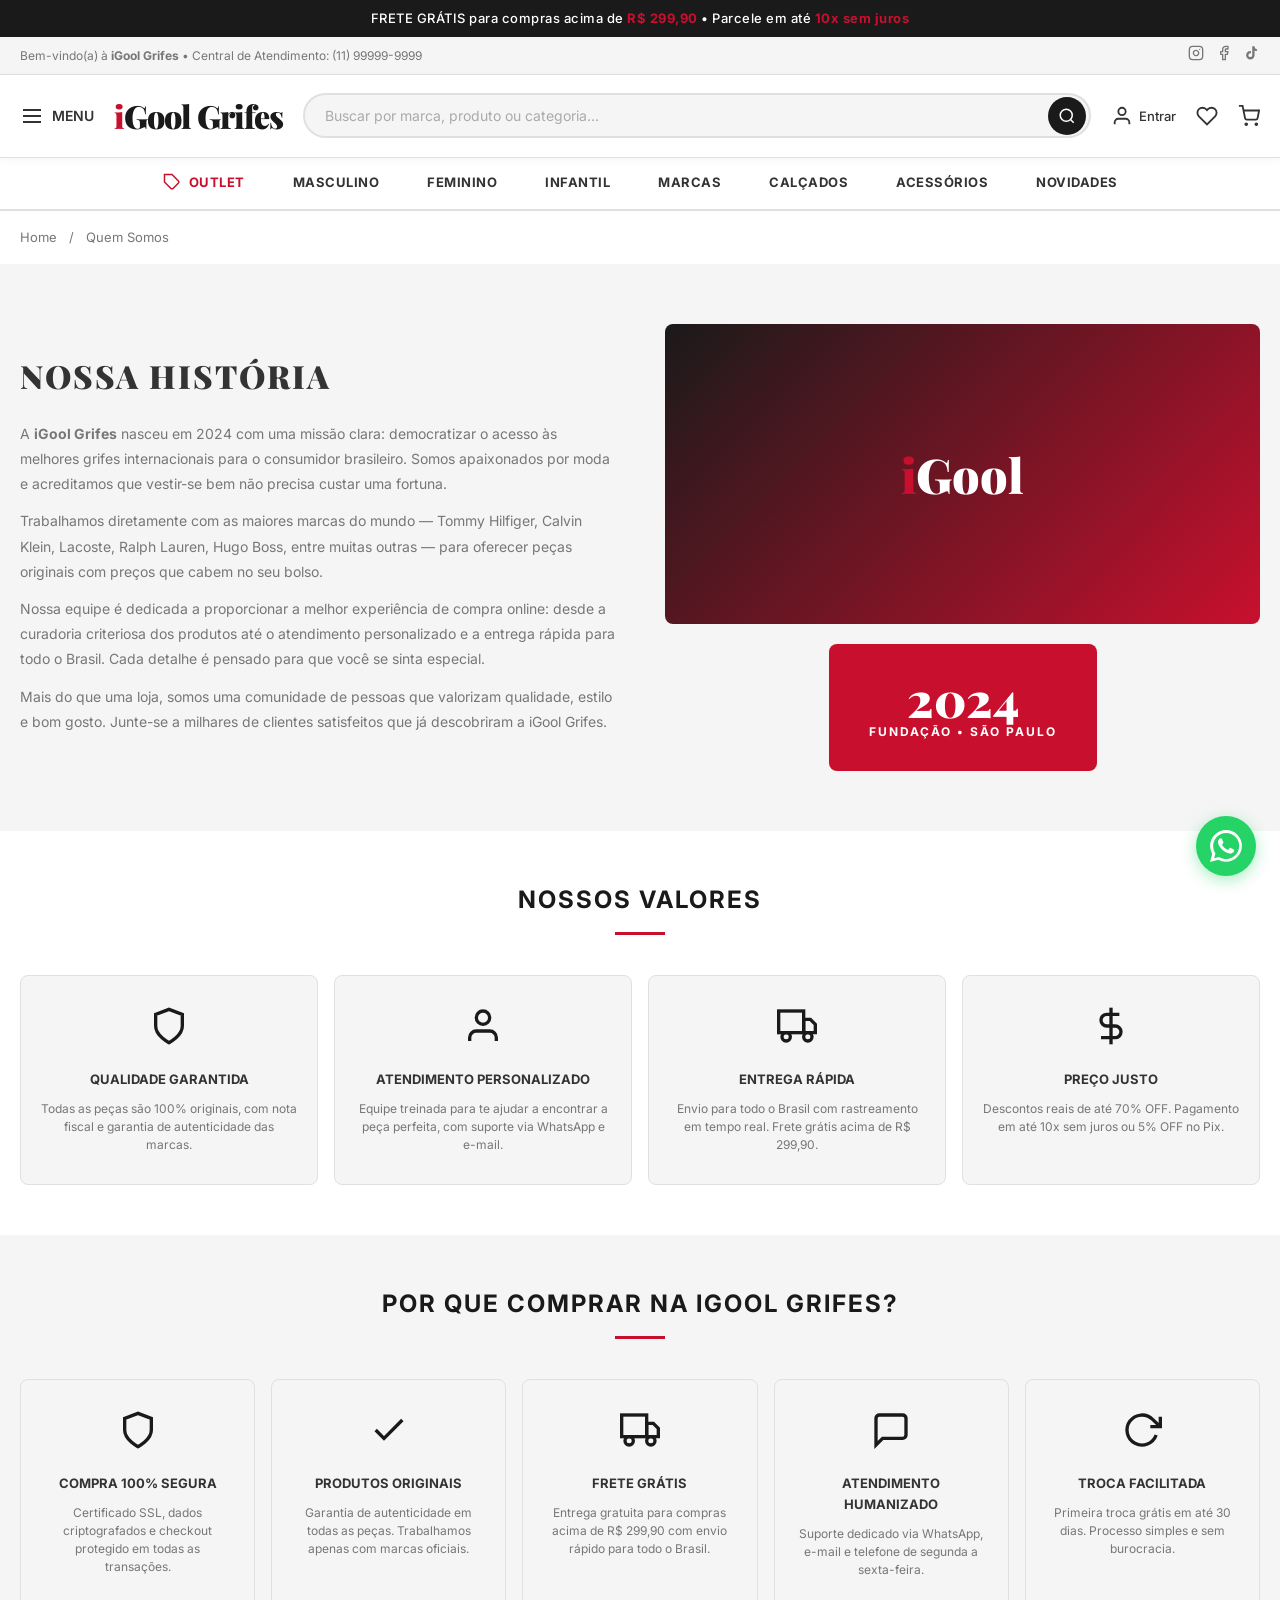
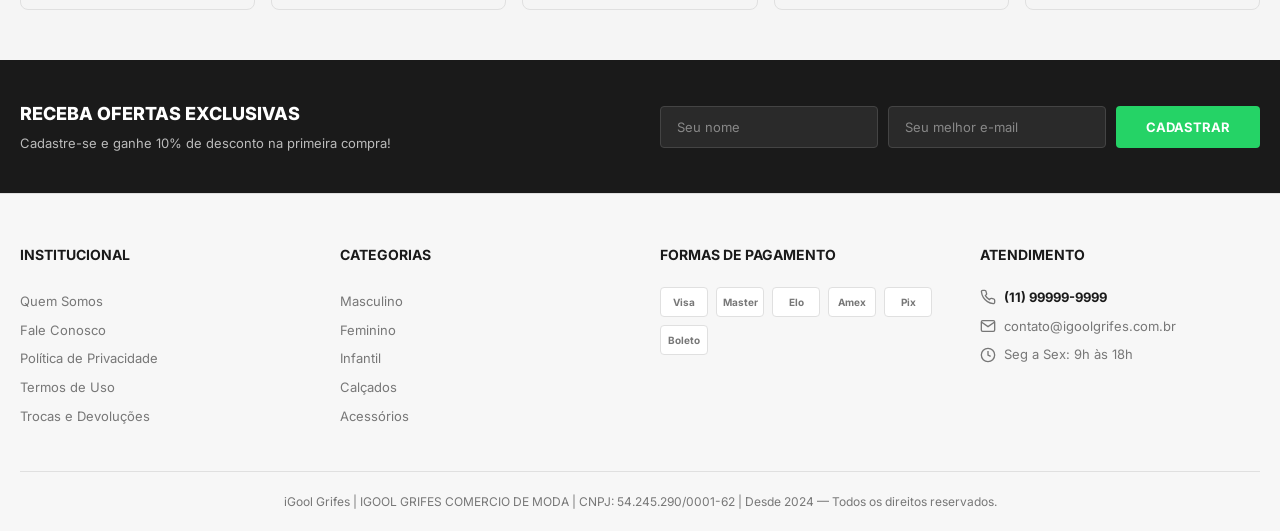
<file: sobre.html>
<!DOCTYPE html>
<html lang="pt-BR">
<head><base target="_top">
  <meta charset="UTF-8">
  <meta name="viewport" content="width=device-width, initial-scale=1.0">
  <title>Quem Somos — iGool Grifes</title>
  <link rel="stylesheet" href="css/style.css">
</head>
<body>

  <!-- Top Bar -->
  <div class="top-bar">
    FRETE GRÁTIS para compras acima de <span>R$ 299,90</span> &bull; Parcele em até <span>10x sem juros</span>
  </div>

  <!-- Pre Header -->
  <div class="pre-header">
    <div class="container">
      <div>Bem-vindo(a) à <strong>iGool Grifes</strong> &bull; Central de Atendimento: (11) 99999-9999</div>
      <div class="social-icons">
        <a href="#" aria-label="Instagram">
          <svg width="16" height="16" viewBox="0 0 24 24" fill="none" stroke="currentColor" stroke-width="2" stroke-linecap="round" stroke-linejoin="round"><rect x="2" y="2" width="20" height="20" rx="5"/><path d="M16 11.37A4 4 0 1 1 12.63 8 4 4 0 0 1 16 11.37z"/><line x1="17.5" y1="6.5" x2="17.51" y2="6.5"/></svg>
        </a>
        <a href="#" aria-label="Facebook">
          <svg width="16" height="16" viewBox="0 0 24 24" fill="none" stroke="currentColor" stroke-width="2" stroke-linecap="round" stroke-linejoin="round"><path d="M18 2h-3a5 5 0 0 0-5 5v3H7v4h3v8h4v-8h3l1-4h-4V7a1 1 0 0 1 1-1h3z"/></svg>
        </a>
        <a href="#" aria-label="TikTok">
          <svg width="16" height="16" viewBox="0 0 24 24" fill="currentColor"><path d="M19.59 6.69a4.83 4.83 0 0 1-3.77-4.25V2h-3.45v13.67a2.89 2.89 0 0 1-2.88 2.5 2.89 2.89 0 0 1 0-5.78 2.92 2.92 0 0 1 .88.13V9.05a6.33 6.33 0 0 0-.88-.05 6.34 6.34 0 1 0 6.34 6.34v-7.1a8.16 8.16 0 0 0 3.76.92V6.69z"/></svg>
        </a>
      </div>
    </div>
  </div>

  <!-- Header -->
  <header class="header">
    <div class="container">
      <button class="menu-btn">
        <svg viewBox="0 0 24 24" fill="none" stroke="currentColor" stroke-width="2"><line x1="3" y1="6" x2="21" y2="6"/><line x1="3" y1="12" x2="21" y2="12"/><line x1="3" y1="18" x2="21" y2="18"/></svg>
        Menu
      </button>
      <a href="index.html" class="logo"><i>i</i>Gool Grifes</a>
      <div class="search-bar">
        <input type="text" placeholder="Buscar por marca, produto ou categoria...">
        <button aria-label="Buscar">
          <svg width="18" height="18" viewBox="0 0 24 24" fill="none" stroke="white" stroke-width="2"><circle cx="11" cy="11" r="8"/><line x1="21" y1="21" x2="16.65" y2="16.65"/></svg>
        </button>
      </div>
      <div class="header-actions">
        <a href="#" class="header-action" aria-label="Minha Conta">
          <svg viewBox="0 0 24 24" fill="none" stroke="currentColor" stroke-width="2"><path d="M20 21v-2a4 4 0 0 0-4-4H8a4 4 0 0 0-4 4v2"/><circle cx="12" cy="7" r="4"/></svg>
          <span>Entrar</span>
        </a>
        <a href="#" class="header-action" aria-label="Favoritos">
          <svg viewBox="0 0 24 24" fill="none" stroke="currentColor" stroke-width="2"><path d="M20.84 4.61a5.5 5.5 0 0 0-7.78 0L12 5.67l-1.06-1.06a5.5 5.5 0 0 0-7.78 7.78L12 21.23l8.84-8.84a5.5 5.5 0 0 0 0-7.78z"/></svg>
          <span class="badge">0</span>
        </a>
        <a href="carrinho.html" class="header-action" aria-label="Carrinho">
          <svg viewBox="0 0 24 24" fill="none" stroke="currentColor" stroke-width="2"><circle cx="9" cy="21" r="1"/><circle cx="20" cy="21" r="1"/><path d="M1 1h4l2.68 13.39a2 2 0 0 0 2 1.61h9.72a2 2 0 0 0 2-1.61L23 6H6"/></svg>
          <span class="badge">0</span>
        </a>
      </div>
    </div>
  </header>

  <!-- Navigation -->
  <nav class="nav">
    <div class="container">
      <a href="#" class="nav-item sale">
        <svg viewBox="0 0 24 24" fill="none" stroke="currentColor" stroke-width="2"><path d="M20.59 13.41l-7.17 7.17a2 2 0 0 1-2.83 0L2 12V2h10l8.59 8.59a2 2 0 0 1 0 2.82z"/><line x1="7" y1="7" x2="7.01" y2="7"/></svg>
        Outlet
      </a>
      <a href="#" class="nav-item">Masculino</a>
      <a href="#" class="nav-item">Feminino</a>
      <a href="#" class="nav-item">Infantil</a>
      <a href="#" class="nav-item">Marcas</a>
      <a href="#" class="nav-item">Calçados</a>
      <a href="#" class="nav-item">Acessórios</a>
      <a href="#" class="nav-item">Novidades</a>
    </div>
  </nav>

  <!-- Breadcrumb -->
  <div class="container">
    <div class="breadcrumb">
      <a href="index.html">Home</a> <span>/</span> Quem Somos
    </div>
  </div>

  <!-- About Section -->
  <section class="about-section">
    <div class="container">
      <div class="about-grid">
        <div class="about-text">
          <h2>Nossa História</h2>
          <p>
            A <strong>iGool Grifes</strong> nasceu em 2024 com uma missão clara: democratizar o acesso às melhores grifes internacionais para o consumidor brasileiro. Somos apaixonados por moda e acreditamos que vestir-se bem não precisa custar uma fortuna.
          </p>
          <p>
            Trabalhamos diretamente com as maiores marcas do mundo — Tommy Hilfiger, Calvin Klein, Lacoste, Ralph Lauren, Hugo Boss, entre muitas outras — para oferecer peças originais com preços que cabem no seu bolso.
          </p>
          <p>
            Nossa equipe é dedicada a proporcionar a melhor experiência de compra online: desde a curadoria criteriosa dos produtos até o atendimento personalizado e a entrega rápida para todo o Brasil. Cada detalhe é pensado para que você se sinta especial.
          </p>
          <p>
            Mais do que uma loja, somos uma comunidade de pessoas que valorizam qualidade, estilo e bom gosto. Junte-se a milhares de clientes satisfeitos que já descobriram a iGool Grifes.
          </p>
        </div>
        <div class="about-visual">
          <div style="width:100%;height:300px;background:linear-gradient(135deg,#1a1a1a,#c8102e);border-radius:8px;display:flex;align-items:center;justify-content:center;">
            <span style="color:#fff;font-family:'Playfair Display',serif;font-size:48px;font-weight:900;"><i style="color:#c8102e;font-style:normal;">i</i>Gool</span>
          </div>
          <div class="stamp">
            <div class="years">2024</div>
            <div class="label">Fundação &bull; São Paulo</div>
          </div>
        </div>
      </div>
    </div>
  </section>

  <!-- Values Section -->
  <section class="trust-section">
    <div class="container">
      <div class="section-title">
        <h2>Nossos Valores</h2>
      </div>
      <div class="trust-grid" style="grid-template-columns: repeat(4, 1fr);">

        <div class="trust-card">
          <svg viewBox="0 0 24 24" fill="none" stroke="currentColor" stroke-width="2">
            <path d="M12 22s8-4 8-10V5l-8-3-8 3v7c0 6 8 10 8 10z"/>
          </svg>
          <h4>Qualidade Garantida</h4>
          <p>Todas as peças são 100% originais, com nota fiscal e garantia de autenticidade das marcas.</p>
        </div>

        <div class="trust-card">
          <svg viewBox="0 0 24 24" fill="none" stroke="currentColor" stroke-width="2">
            <path d="M20 21v-2a4 4 0 0 0-4-4H8a4 4 0 0 0-4 4v2"/><circle cx="12" cy="7" r="4"/>
          </svg>
          <h4>Atendimento Personalizado</h4>
          <p>Equipe treinada para te ajudar a encontrar a peça perfeita, com suporte via WhatsApp e e-mail.</p>
        </div>

        <div class="trust-card">
          <svg viewBox="0 0 24 24" fill="none" stroke="currentColor" stroke-width="2">
            <rect x="1" y="3" width="15" height="13"/><polygon points="16 8 20 8 23 11 23 16 16 16 16 8"/><circle cx="5.5" cy="18.5" r="2.5"/><circle cx="18.5" cy="18.5" r="2.5"/>
          </svg>
          <h4>Entrega Rápida</h4>
          <p>Envio para todo o Brasil com rastreamento em tempo real. Frete grátis acima de R$ 299,90.</p>
        </div>

        <div class="trust-card">
          <svg viewBox="0 0 24 24" fill="none" stroke="currentColor" stroke-width="2">
            <line x1="12" y1="1" x2="12" y2="23"/><path d="M17 5H9.5a3.5 3.5 0 0 0 0 7h5a3.5 3.5 0 0 1 0 7H6"/>
          </svg>
          <h4>Preço Justo</h4>
          <p>Descontos reais de até 70% OFF. Pagamento em até 10x sem juros ou 5% OFF no Pix.</p>
        </div>

      </div>
    </div>
  </section>

  <!-- Trust Section (same as home) -->
  <section class="trust-section" style="background: var(--bg-light);">
    <div class="container">
      <div class="section-title">
        <h2>Por que comprar na iGool Grifes?</h2>
      </div>
      <div class="trust-grid">

        <div class="trust-card">
          <svg viewBox="0 0 24 24" fill="none" stroke="currentColor" stroke-width="2">
            <path d="M12 22s8-4 8-10V5l-8-3-8 3v7c0 6 8 10 8 10z"/>
          </svg>
          <h4>Compra 100% Segura</h4>
          <p>Certificado SSL, dados criptografados e checkout protegido em todas as transações.</p>
        </div>

        <div class="trust-card">
          <svg viewBox="0 0 24 24" fill="none" stroke="currentColor" stroke-width="2">
            <polyline points="20 6 9 17 4 12"/>
          </svg>
          <h4>Produtos Originais</h4>
          <p>Garantia de autenticidade em todas as peças. Trabalhamos apenas com marcas oficiais.</p>
        </div>

        <div class="trust-card">
          <svg viewBox="0 0 24 24" fill="none" stroke="currentColor" stroke-width="2">
            <rect x="1" y="3" width="15" height="13"/><polygon points="16 8 20 8 23 11 23 16 16 16 16 8"/><circle cx="5.5" cy="18.5" r="2.5"/><circle cx="18.5" cy="18.5" r="2.5"/>
          </svg>
          <h4>Frete Grátis</h4>
          <p>Entrega gratuita para compras acima de R$ 299,90 com envio rápido para todo o Brasil.</p>
        </div>

        <div class="trust-card">
          <svg viewBox="0 0 24 24" fill="none" stroke="currentColor" stroke-width="2">
            <path d="M21 15a2 2 0 0 1-2 2H7l-4 4V5a2 2 0 0 1 2-2h14a2 2 0 0 1 2 2z"/>
          </svg>
          <h4>Atendimento Humanizado</h4>
          <p>Suporte dedicado via WhatsApp, e-mail e telefone de segunda a sexta-feira.</p>
        </div>

        <div class="trust-card">
          <svg viewBox="0 0 24 24" fill="none" stroke="currentColor" stroke-width="2">
            <polyline points="23 4 23 10 17 10"/><path d="M20.49 15a9 9 0 1 1-2.12-9.36L23 10"/>
          </svg>
          <h4>Troca Facilitada</h4>
          <p>Primeira troca grátis em até 30 dias. Processo simples e sem burocracia.</p>
        </div>

      </div>
    </div>
  </section>

  <!-- Newsletter -->
  <section class="newsletter">
    <div class="container">
      <div class="text">
        <h3>Receba ofertas exclusivas</h3>
        <p>Cadastre-se e ganhe 10% de desconto na primeira compra!</p>
      </div>
      <form>
        <input type="text" placeholder="Seu nome">
        <input type="email" placeholder="Seu melhor e-mail">
        <button type="submit">Cadastrar</button>
      </form>
    </div>
  </section>

  <!-- Footer -->
  <footer class="footer">
    <div class="container">
      <div class="footer-grid">
        <div class="footer-col">
          <h4>Institucional</h4>
          <a href="sobre.html">Quem Somos</a>
          <a href="contato.html">Fale Conosco</a>
          <a href="#">Política de Privacidade</a>
          <a href="#">Termos de Uso</a>
          <a href="#">Trocas e Devoluções</a>
        </div>
        <div class="footer-col">
          <h4>Categorias</h4>
          <a href="#">Masculino</a>
          <a href="#">Feminino</a>
          <a href="#">Infantil</a>
          <a href="#">Calçados</a>
          <a href="#">Acessórios</a>
        </div>
        <div class="footer-col">
          <h4>Formas de Pagamento</h4>
          <div class="footer-payments">
            <div class="pay-icon">Visa</div>
            <div class="pay-icon">Master</div>
            <div class="pay-icon">Elo</div>
            <div class="pay-icon">Amex</div>
            <div class="pay-icon">Pix</div>
            <div class="pay-icon">Boleto</div>
          </div>
        </div>
        <div class="footer-col footer-contact">
          <h4>Atendimento</h4>
          <p>
            <svg viewBox="0 0 24 24" fill="none" stroke="currentColor" stroke-width="2"><path d="M22 16.92v3a2 2 0 0 1-2.18 2 19.79 19.79 0 0 1-8.63-3.07 19.5 19.5 0 0 1-6-6A19.79 19.79 0 0 1 2.12 4.18 2 2 0 0 1 4.11 2h3a2 2 0 0 1 2 1.72c.127.96.361 1.903.7 2.81a2 2 0 0 1-.45 2.11L8.09 9.91a16 16 0 0 0 6 6l1.27-1.27a2 2 0 0 1 2.11-.45c.907.339 1.85.573 2.81.7A2 2 0 0 1 22 16.92z"/></svg>
            <strong>(11) 99999-9999</strong>
          </p>
          <p>
            <svg viewBox="0 0 24 24" fill="none" stroke="currentColor" stroke-width="2"><path d="M4 4h16c1.1 0 2 .9 2 2v12c0 1.1-.9 2-2 2H4c-1.1 0-2-.9-2-2V6c0-1.1.9-2 2-2z"/><polyline points="22,6 12,13 2,6"/></svg>
            contato@igoolgrifes.com.br
          </p>
          <p>
            <svg viewBox="0 0 24 24" fill="none" stroke="currentColor" stroke-width="2"><circle cx="12" cy="12" r="10"/><polyline points="12 6 12 12 16 14"/></svg>
            Seg a Sex: 9h às 18h
          </p>
        </div>
      </div>
      <div class="footer-bottom">
        iGool Grifes | IGOOL GRIFES COMERCIO DE MODA | CNPJ: 54.245.290/0001-62 | Desde 2024 &mdash; Todos os direitos reservados.
      </div>
    </div>
  </footer>

  <!-- WhatsApp Float -->
  <a href="https://wa.me/5511999999999" target="_blank" class="whatsapp-float" aria-label="WhatsApp">
    <svg viewBox="0 0 24 24"><path d="M17.472 14.382c-.297-.149-1.758-.867-2.03-.967-.273-.099-.471-.148-.67.15-.197.297-.767.966-.94 1.164-.173.199-.347.223-.644.075-.297-.15-1.255-.463-2.39-1.475-.883-.788-1.48-1.761-1.653-2.059-.173-.297-.018-.458.13-.606.134-.133.298-.347.446-.52.149-.174.198-.298.298-.497.099-.198.05-.371-.025-.52-.075-.149-.669-1.612-.916-2.207-.242-.579-.487-.5-.669-.51-.173-.008-.371-.01-.57-.01-.198 0-.52.074-.792.372-.272.297-1.04 1.016-1.04 2.479 0 1.462 1.065 2.875 1.213 3.074.149.198 2.096 3.2 5.077 4.487.709.306 1.262.489 1.694.625.712.227 1.36.195 1.871.118.571-.085 1.758-.719 2.006-1.413.248-.694.248-1.289.173-1.413-.074-.124-.272-.198-.57-.347zM12.05 21.785c-1.738 0-3.443-.468-4.93-1.352l-.354-.21-3.667.962.979-3.572-.231-.367A9.712 9.712 0 0 1 2.34 12.05c0-5.385 4.383-9.768 9.77-9.768a9.71 9.71 0 0 1 6.912 2.863 9.71 9.71 0 0 1 2.862 6.913c-.003 5.386-4.385 9.768-9.772 9.768h-.004zM12.05.002C5.438.002.064 5.376.064 11.988a11.93 11.93 0 0 0 1.6 5.972L0 24l6.233-1.636a11.93 11.93 0 0 0 5.71 1.453h.005c6.613 0 11.987-5.374 11.99-11.986A11.91 11.91 0 0 0 20.453 3.49 11.91 11.91 0 0 0 12.05.002z"/></svg>
  </a>

  <script src="js/main.js"></script>
</body>
</html>
</file>
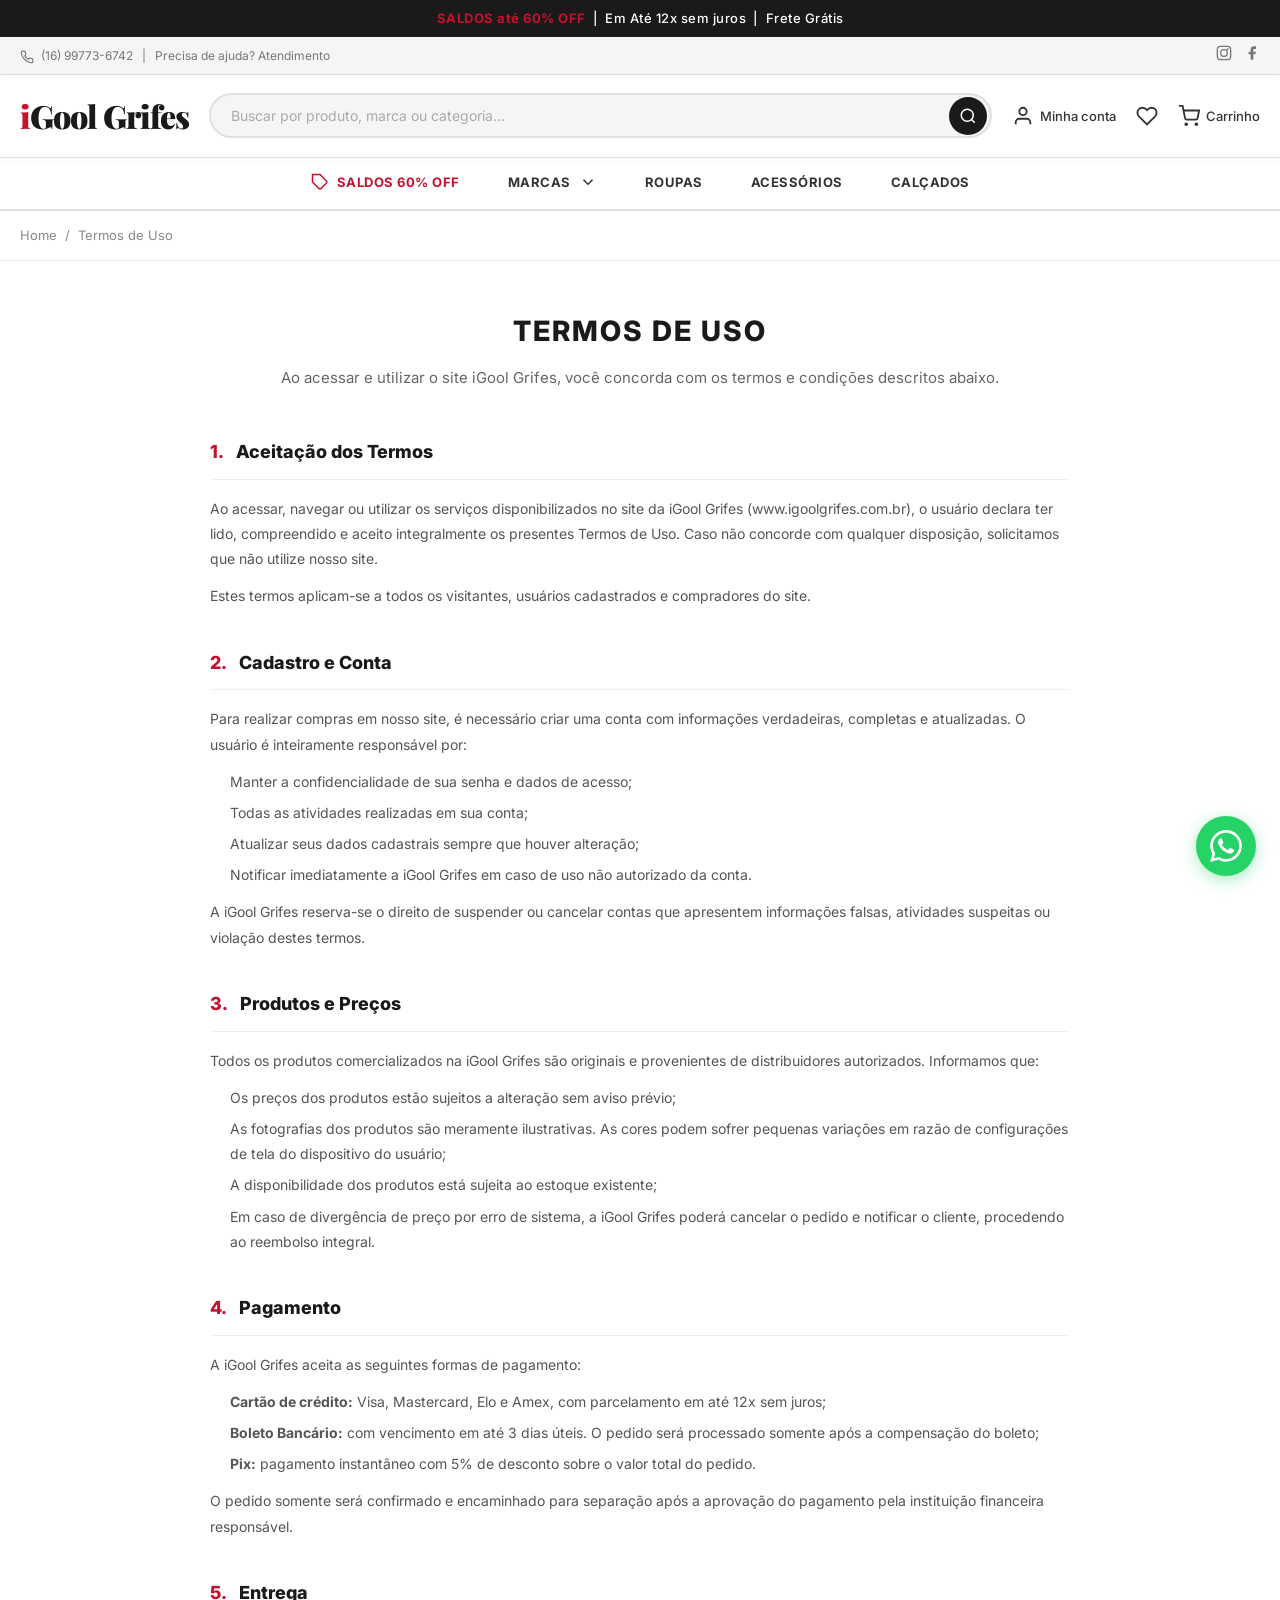
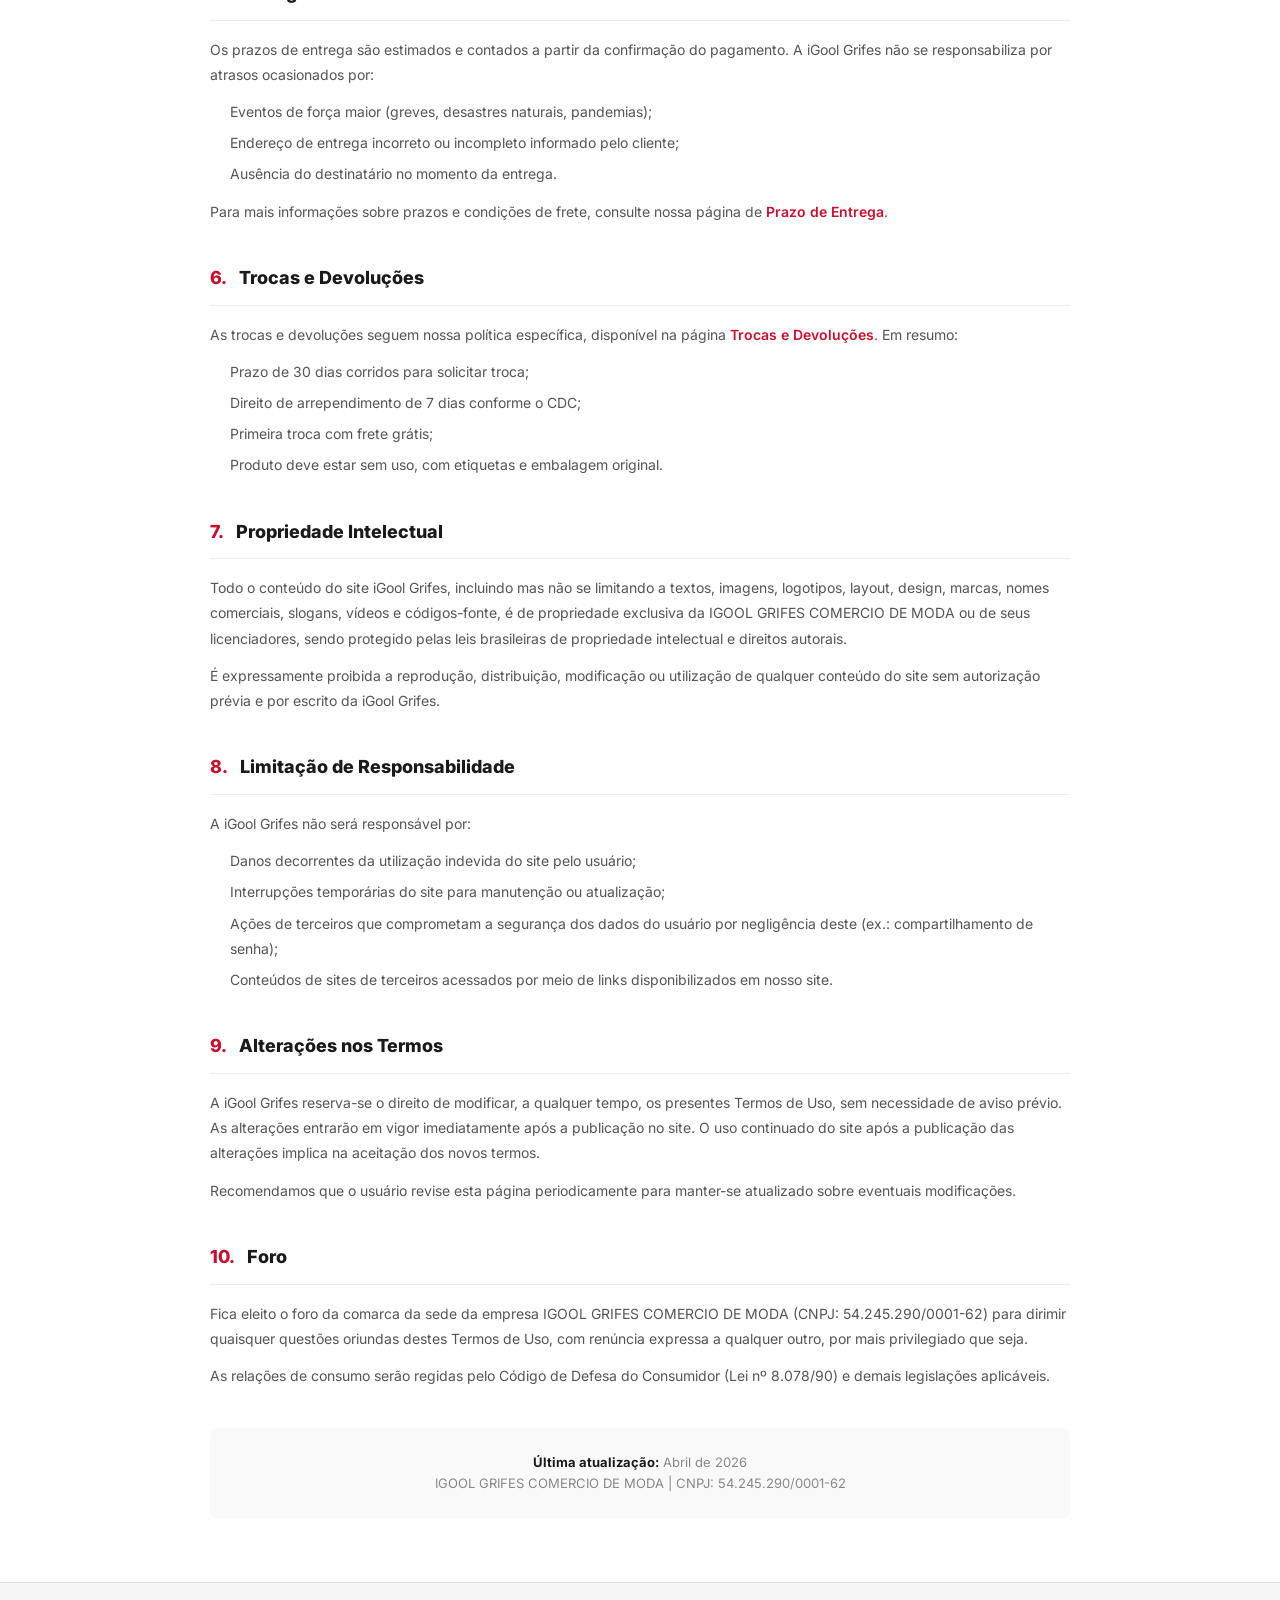
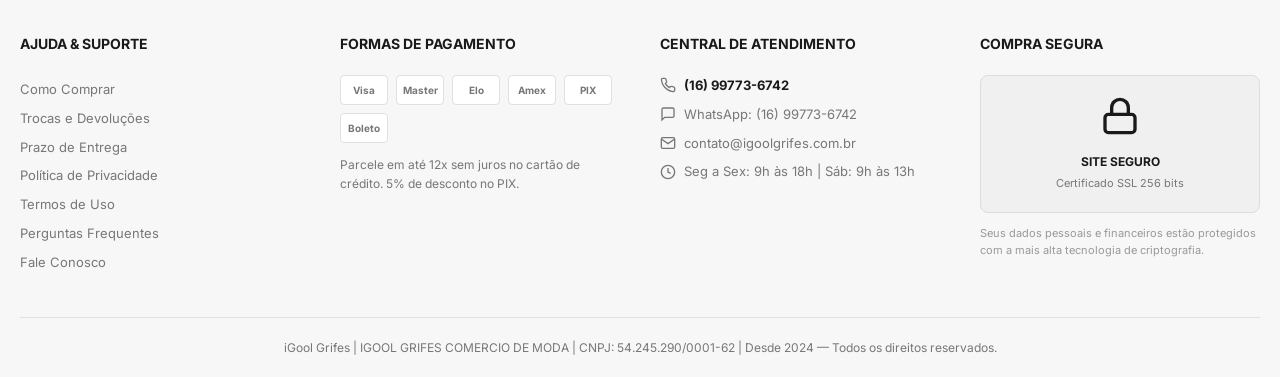
<file: termos-uso.html>
<!DOCTYPE html>
<html lang="pt-BR">
<head><base target="_top">
  <meta charset="UTF-8">
  <meta name="viewport" content="width=device-width, initial-scale=1.0">
  <title>Termos de Uso — iGool Grifes</title>
  <meta name="description" content="Termos de uso do site iGool Grifes. Condições gerais de compra, cadastro e navegação.">
  <link rel="stylesheet" href="css/style.css">
  <style>
    .page-breadcrumb{padding:14px 0;font-size:13px;color:#888;border-bottom:1px solid #eee;}
    .page-breadcrumb a{color:#888;text-decoration:none;}
    .page-breadcrumb a:hover{color:#c8102e;}
    .page-title{text-align:center;padding:48px 0 12px;font-size:28px;font-weight:800;letter-spacing:2px;color:#1a1a1a;}
    .page-subtitle{text-align:center;color:#666;font-size:15px;margin-bottom:48px;}
    .page-content{max-width:900px;margin:0 auto;padding:0 20px 64px;}
    .legal-section{margin-bottom:40px;}
    .legal-section h2{font-size:18px;font-weight:800;color:#1a1a1a;margin-bottom:16px;padding-bottom:12px;border-bottom:1px solid #eee;}
    .legal-section h2 span{color:#c8102e;margin-right:8px;}
    .legal-section p{font-size:14px;color:#555;line-height:1.8;margin-bottom:12px;}
    .legal-section ul{padding-left:20px;margin:12px 0;}
    .legal-section ul li{font-size:14px;color:#555;line-height:1.8;margin-bottom:6px;}
    .update-info{text-align:center;padding:24px;background:#f9f9f9;border-radius:8px;margin-top:40px;font-size:13px;color:#888;}
    .update-info strong{color:#1a1a1a;}
  </style>
</head>
<body>

  <!-- ════════ TOP BAR ════════ -->
  <div class="top-bar">
    <span>SALDOS até 60% OFF</span> &nbsp;|&nbsp; Em Até 12x sem juros &nbsp;|&nbsp; Frete Grátis
  </div>

  <!-- ════════ PRE-HEADER ════════ -->
  <div class="pre-header">
    <div class="container">
      <div>
        <a href="tel:+5516997736742">
          <svg style="width:14px;height:14px;vertical-align:middle;margin-right:4px" viewBox="0 0 24 24" fill="none" stroke="currentColor" stroke-width="2"><path d="M22 16.92v3a2 2 0 01-2.18 2 19.79 19.79 0 01-8.63-3.07 19.5 19.5 0 01-6-6A19.79 19.79 0 012.12 4.18 2 2 0 014.11 2h3a2 2 0 012 1.72c.127.96.361 1.903.7 2.81a2 2 0 01-.45 2.11L8.09 9.91a16 16 0 006 6l1.27-1.27a2 2 0 012.11-.45c.907.339 1.85.573 2.81.7A2 2 0 0122 16.92z"/></svg>
          (16) 99773-6742
        </a>
        &nbsp;&nbsp;|&nbsp;&nbsp;
        <a href="contato.html">Precisa de ajuda? Atendimento</a>
      </div>
      <div class="social-icons">
        <a href="#" aria-label="Instagram">
          <svg style="width:16px;height:16px" viewBox="0 0 24 24" fill="none" stroke="currentColor" stroke-width="2"><rect x="2" y="2" width="20" height="20" rx="5"/><circle cx="12" cy="12" r="5"/><circle cx="17.5" cy="6.5" r="1.5" fill="currentColor" stroke="none"/></svg>
        </a>
        <a href="#" aria-label="Facebook">
          <svg style="width:16px;height:16px" viewBox="0 0 24 24" fill="currentColor"><path d="M18 2h-3a5 5 0 00-5 5v3H7v4h3v8h4v-8h3l1-4h-4V7a1 1 0 011-1h3V2z"/></svg>
        </a>
      </div>
    </div>
  </div>

  <!-- ════════ HEADER ════════ -->
  <header class="header">
    <div class="container">
      <a href="index.html" class="logo"><i>i</i>Gool Grifes</a>
      <div class="search-bar">
        <input type="text" placeholder="Buscar por produto, marca ou categoria...">
        <button aria-label="Buscar">
          <svg viewBox="0 0 24 24" fill="none" stroke="white" stroke-width="2" width="18" height="18"><circle cx="11" cy="11" r="8"/><line x1="21" y1="21" x2="16.65" y2="16.65"/></svg>
        </button>
      </div>
      <div class="header-actions">
        <a href="#" class="header-action">
          <svg viewBox="0 0 24 24" fill="none" stroke="currentColor" stroke-width="2"><path d="M20 21v-2a4 4 0 00-4-4H8a4 4 0 00-4 4v2"/><circle cx="12" cy="7" r="4"/></svg>
          <span>Minha conta</span>
        </a>
        <a href="#" class="header-action">
          <svg viewBox="0 0 24 24" fill="none" stroke="currentColor" stroke-width="2"><path d="M20.84 4.61a5.5 5.5 0 00-7.78 0L12 5.67l-1.06-1.06a5.5 5.5 0 00-7.78 7.78l1.06 1.06L12 21.23l7.78-7.78 1.06-1.06a5.5 5.5 0 000-7.78z"/></svg>
        </a>
        <a href="carrinho.html" class="header-action">
          <svg viewBox="0 0 24 24" fill="none" stroke="currentColor" stroke-width="2"><circle cx="9" cy="21" r="1"/><circle cx="20" cy="21" r="1"/><path d="M1 1h4l2.68 13.39a2 2 0 002 1.61h9.72a2 2 0 002-1.61L23 6H6"/></svg>
          <span>Carrinho</span>
          <span class="badge">0</span>
        </a>
      </div>
    </div>
  </header>

  <!-- ════════ NAV ════════ -->
  <nav class="nav">
    <div class="container">
      <a href="#" class="nav-item sale">
        <svg viewBox="0 0 24 24" fill="none" stroke="currentColor" stroke-width="2"><path d="M20.59 13.41l-7.17 7.17a2 2 0 01-2.83 0L2 12V2h10l8.59 8.59a2 2 0 010 2.82z"/><line x1="7" y1="7" x2="7.01" y2="7"/></svg>
        SALDOS 60% OFF
      </a>
      <div class="nav-item">
        MARCAS
        <svg viewBox="0 0 24 24" fill="none" stroke="currentColor" stroke-width="2"><polyline points="6 9 12 15 18 9"/></svg>
        <div class="nav-dropdown mega">
          <div class="brands-grid">
            <a href="marca.html?marca=tommy-hilfiger">Tommy Hilfiger</a>
            <a href="marca.html?marca=calvin-klein">Calvin Klein</a>
            <a href="marca.html?marca=lacoste">Lacoste</a>
            <a href="marca.html?marca=ralph-lauren">Ralph Lauren</a>
            <a href="marca.html?marca=hugo-boss">Hugo Boss</a>
            <a href="marca.html?marca=diesel">Diesel</a>
            <a href="marca.html?marca=armani-exchange">Armani Exchange</a>
            <a href="marca.html?marca=reserva">Reserva</a>
            <a href="marca.html?marca=osklen">Osklen</a>
            <a href="marca.html?marca=john-john">John John</a>
            <a href="marca.html?marca=colcci">Colcci</a>
            <a href="marca.html?marca=ellus">Ellus</a>
            <a href="marca.html?marca=forum">Forum</a>
            <a href="marca.html?marca=nike">Nike</a>
            <a href="marca.html?marca=adidas">Adidas</a>
            <a href="marca.html?marca=puma">Puma</a>
            <a href="marca.html?marca=fila">Fila</a>
            <a href="marca.html?marca=new-balance">New Balance</a>
            <a href="marca.html?marca=vans">Vans</a>
            <a href="marca.html?marca=levis">Levi's</a>
          </div>
          <a href="produtos.html" style="display:block;text-align:center;margin-top:16px;font-weight:700;color:#c8102e;text-transform:uppercase;font-size:12px;letter-spacing:1px;">Ver Todas as Marcas →</a>
        </div>
      </div>
      <a href="#" class="nav-item">ROUPAS</a>
      <a href="#" class="nav-item">ACESSÓRIOS</a>
      <a href="#" class="nav-item">CALÇADOS</a>
    </div>
  </nav>

  <!-- ════════ BREADCRUMB ════════ -->
  <div class="page-breadcrumb">
    <div class="container">
      <a href="index.html">Home</a> &nbsp;/&nbsp; Termos de Uso
    </div>
  </div>

  <!-- ════════ CONTENT ════════ -->
  <div class="page-content">
    <h1 class="page-title">TERMOS DE USO</h1>
    <p class="page-subtitle">Ao acessar e utilizar o site iGool Grifes, você concorda com os termos e condições descritos abaixo.</p>

    <!-- 1 -->
    <div class="legal-section">
      <h2><span>1.</span> Aceitação dos Termos</h2>
      <p>Ao acessar, navegar ou utilizar os serviços disponibilizados no site da iGool Grifes (www.igoolgrifes.com.br), o usuário declara ter lido, compreendido e aceito integralmente os presentes Termos de Uso. Caso não concorde com qualquer disposição, solicitamos que não utilize nosso site.</p>
      <p>Estes termos aplicam-se a todos os visitantes, usuários cadastrados e compradores do site.</p>
    </div>

    <!-- 2 -->
    <div class="legal-section">
      <h2><span>2.</span> Cadastro e Conta</h2>
      <p>Para realizar compras em nosso site, é necessário criar uma conta com informações verdadeiras, completas e atualizadas. O usuário é inteiramente responsável por:</p>
      <ul>
        <li>Manter a confidencialidade de sua senha e dados de acesso;</li>
        <li>Todas as atividades realizadas em sua conta;</li>
        <li>Atualizar seus dados cadastrais sempre que houver alteração;</li>
        <li>Notificar imediatamente a iGool Grifes em caso de uso não autorizado da conta.</li>
      </ul>
      <p>A iGool Grifes reserva-se o direito de suspender ou cancelar contas que apresentem informações falsas, atividades suspeitas ou violação destes termos.</p>
    </div>

    <!-- 3 -->
    <div class="legal-section">
      <h2><span>3.</span> Produtos e Preços</h2>
      <p>Todos os produtos comercializados na iGool Grifes são originais e provenientes de distribuidores autorizados. Informamos que:</p>
      <ul>
        <li>Os preços dos produtos estão sujeitos a alteração sem aviso prévio;</li>
        <li>As fotografias dos produtos são meramente ilustrativas. As cores podem sofrer pequenas variações em razão de configurações de tela do dispositivo do usuário;</li>
        <li>A disponibilidade dos produtos está sujeita ao estoque existente;</li>
        <li>Em caso de divergência de preço por erro de sistema, a iGool Grifes poderá cancelar o pedido e notificar o cliente, procedendo ao reembolso integral.</li>
      </ul>
    </div>

    <!-- 4 -->
    <div class="legal-section">
      <h2><span>4.</span> Pagamento</h2>
      <p>A iGool Grifes aceita as seguintes formas de pagamento:</p>
      <ul>
        <li><strong>Cartão de crédito:</strong> Visa, Mastercard, Elo e Amex, com parcelamento em até 12x sem juros;</li>
        <li><strong>Boleto Bancário:</strong> com vencimento em até 3 dias úteis. O pedido será processado somente após a compensação do boleto;</li>
        <li><strong>Pix:</strong> pagamento instantâneo com 5% de desconto sobre o valor total do pedido.</li>
      </ul>
      <p>O pedido somente será confirmado e encaminhado para separação após a aprovação do pagamento pela instituição financeira responsável.</p>
    </div>

    <!-- 5 -->
    <div class="legal-section">
      <h2><span>5.</span> Entrega</h2>
      <p>Os prazos de entrega são estimados e contados a partir da confirmação do pagamento. A iGool Grifes não se responsabiliza por atrasos ocasionados por:</p>
      <ul>
        <li>Eventos de força maior (greves, desastres naturais, pandemias);</li>
        <li>Endereço de entrega incorreto ou incompleto informado pelo cliente;</li>
        <li>Ausência do destinatário no momento da entrega.</li>
      </ul>
      <p>Para mais informações sobre prazos e condições de frete, consulte nossa página de <a href="prazo-entrega.html" style="color:#c8102e;font-weight:600;">Prazo de Entrega</a>.</p>
    </div>

    <!-- 6 -->
    <div class="legal-section">
      <h2><span>6.</span> Trocas e Devoluções</h2>
      <p>As trocas e devoluções seguem nossa política específica, disponível na página <a href="trocas-devolucoes.html" style="color:#c8102e;font-weight:600;">Trocas e Devoluções</a>. Em resumo:</p>
      <ul>
        <li>Prazo de 30 dias corridos para solicitar troca;</li>
        <li>Direito de arrependimento de 7 dias conforme o CDC;</li>
        <li>Primeira troca com frete grátis;</li>
        <li>Produto deve estar sem uso, com etiquetas e embalagem original.</li>
      </ul>
    </div>

    <!-- 7 -->
    <div class="legal-section">
      <h2><span>7.</span> Propriedade Intelectual</h2>
      <p>Todo o conteúdo do site iGool Grifes, incluindo mas não se limitando a textos, imagens, logotipos, layout, design, marcas, nomes comerciais, slogans, vídeos e códigos-fonte, é de propriedade exclusiva da IGOOL GRIFES COMERCIO DE MODA ou de seus licenciadores, sendo protegido pelas leis brasileiras de propriedade intelectual e direitos autorais.</p>
      <p>É expressamente proibida a reprodução, distribuição, modificação ou utilização de qualquer conteúdo do site sem autorização prévia e por escrito da iGool Grifes.</p>
    </div>

    <!-- 8 -->
    <div class="legal-section">
      <h2><span>8.</span> Limitação de Responsabilidade</h2>
      <p>A iGool Grifes não será responsável por:</p>
      <ul>
        <li>Danos decorrentes da utilização indevida do site pelo usuário;</li>
        <li>Interrupções temporárias do site para manutenção ou atualização;</li>
        <li>Ações de terceiros que comprometam a segurança dos dados do usuário por negligência deste (ex.: compartilhamento de senha);</li>
        <li>Conteúdos de sites de terceiros acessados por meio de links disponibilizados em nosso site.</li>
      </ul>
    </div>

    <!-- 9 -->
    <div class="legal-section">
      <h2><span>9.</span> Alterações nos Termos</h2>
      <p>A iGool Grifes reserva-se o direito de modificar, a qualquer tempo, os presentes Termos de Uso, sem necessidade de aviso prévio. As alterações entrarão em vigor imediatamente após a publicação no site. O uso continuado do site após a publicação das alterações implica na aceitação dos novos termos.</p>
      <p>Recomendamos que o usuário revise esta página periodicamente para manter-se atualizado sobre eventuais modificações.</p>
    </div>

    <!-- 10 -->
    <div class="legal-section">
      <h2><span>10.</span> Foro</h2>
      <p>Fica eleito o foro da comarca da sede da empresa IGOOL GRIFES COMERCIO DE MODA (CNPJ: 54.245.290/0001-62) para dirimir quaisquer questões oriundas destes Termos de Uso, com renúncia expressa a qualquer outro, por mais privilegiado que seja.</p>
      <p>As relações de consumo serão regidas pelo Código de Defesa do Consumidor (Lei nº 8.078/90) e demais legislações aplicáveis.</p>
    </div>

    <div class="update-info">
      <p><strong>Última atualização:</strong> Abril de 2026</p>
      <p>IGOOL GRIFES COMERCIO DE MODA | CNPJ: 54.245.290/0001-62</p>
    </div>
  </div>

  <!-- ════════ FOOTER ════════ -->
  <footer class="footer">
    <div class="container">
      <div class="footer-grid">
        <div class="footer-col">
          <h4>Ajuda &amp; Suporte</h4>
          <a href="como-comprar.html">Como Comprar</a>
          <a href="trocas-devolucoes.html">Trocas e Devoluções</a>
          <a href="prazo-entrega.html">Prazo de Entrega</a>
          <a href="politica-privacidade.html">Política de Privacidade</a>
          <a href="termos-uso.html">Termos de Uso</a>
          <a href="perguntas-frequentes.html">Perguntas Frequentes</a>
          <a href="contato.html">Fale Conosco</a>
        </div>
        <div class="footer-col">
          <h4>Formas de Pagamento</h4>
          <div class="footer-payments">
            <div class="pay-icon">Visa</div>
            <div class="pay-icon">Master</div>
            <div class="pay-icon">Elo</div>
            <div class="pay-icon">Amex</div>
            <div class="pay-icon">PIX</div>
            <div class="pay-icon">Boleto</div>
          </div>
          <p style="font-size:12px;color:#777;margin-top:12px;">Parcele em até 12x sem juros no cartão de crédito. 5% de desconto no PIX.</p>
        </div>
        <div class="footer-col footer-contact">
          <h4>Central de Atendimento</h4>
          <p>
            <svg viewBox="0 0 24 24" fill="none" stroke="currentColor" stroke-width="2"><path d="M22 16.92v3a2 2 0 01-2.18 2 19.79 19.79 0 01-8.63-3.07 19.5 19.5 0 01-6-6A19.79 19.79 0 012.12 4.18 2 2 0 014.11 2h3a2 2 0 012 1.72c.127.96.361 1.903.7 2.81a2 2 0 01-.45 2.11L8.09 9.91a16 16 0 006 6l1.27-1.27a2 2 0 012.11-.45c.907.339 1.85.573 2.81.7A2 2 0 0122 16.92z"/></svg>
            <strong>(16) 99773-6742</strong>
          </p>
          <p>
            <svg viewBox="0 0 24 24" fill="none" stroke="currentColor" stroke-width="2"><path d="M21 15a2 2 0 01-2 2H7l-4 4V5a2 2 0 012-2h14a2 2 0 012 2z"/></svg>
            WhatsApp: (16) 99773-6742
          </p>
          <p>
            <svg viewBox="0 0 24 24" fill="none" stroke="currentColor" stroke-width="2"><path d="M4 4h16c1.1 0 2 .9 2 2v12c0 1.1-.9 2-2 2H4c-1.1 0-2-.9-2-2V6c0-1.1.9-2 2-2z"/><polyline points="22,6 12,13 2,6"/></svg>
            contato@igoolgrifes.com.br
          </p>
          <p>
            <svg viewBox="0 0 24 24" fill="none" stroke="currentColor" stroke-width="2"><circle cx="12" cy="12" r="10"/><polyline points="12 6 12 12 16 14"/></svg>
            Seg a Sex: 9h às 18h | Sáb: 9h às 13h
          </p>
        </div>
        <div class="footer-col">
          <h4>Compra Segura</h4>
          <div style="background:#f0f0f0;border:1px solid #ddd;border-radius:8px;padding:20px;text-align:center;">
            <svg style="width:40px;height:40px;margin-bottom:8px;" viewBox="0 0 24 24" fill="none" stroke="#1a1a1a" stroke-width="2"><rect x="3" y="11" width="18" height="11" rx="2"/><path d="M7 11V7a5 5 0 0110 0v4"/></svg>
            <p style="font-size:12px;font-weight:700;color:#1a1a1a;margin:0;">SITE SEGURO</p>
            <p style="font-size:11px;color:#777;margin:4px 0 0;">Certificado SSL 256 bits</p>
          </div>
          <p style="font-size:11px;color:#999;margin-top:12px;line-height:1.5;">Seus dados pessoais e financeiros estão protegidos com a mais alta tecnologia de criptografia.</p>
        </div>
      </div>
      <div class="footer-bottom">
        <p>iGool Grifes | IGOOL GRIFES COMERCIO DE MODA | CNPJ: 54.245.290/0001-62 | Desde 2024 &mdash; Todos os direitos reservados.</p>
      </div>
    </div>
  </footer>

  <!-- ════════ WHATSAPP FLOAT ════════ -->
  <a href="https://wa.me/5516997736742" target="_blank" class="whatsapp-float" aria-label="WhatsApp">
    <svg viewBox="0 0 24 24"><path d="M17.472 14.382c-.297-.149-1.758-.867-2.03-.967-.273-.099-.471-.148-.67.15-.197.297-.767.966-.94 1.164-.173.199-.347.223-.644.075-.297-.15-1.255-.463-2.39-1.475-.883-.788-1.48-1.761-1.653-2.059-.173-.297-.018-.458.13-.606.134-.133.298-.347.446-.52.149-.174.198-.298.298-.497.099-.198.05-.371-.025-.52-.075-.149-.669-1.612-.916-2.207-.242-.579-.487-.5-.669-.51-.173-.008-.371-.01-.57-.01-.198 0-.52.074-.792.372-.272.297-1.04 1.016-1.04 2.479 0 1.462 1.065 2.875 1.213 3.074.149.198 2.096 3.2 5.077 4.487.709.306 1.262.489 1.694.625.712.227 1.36.195 1.871.118.571-.085 1.758-.719 2.006-1.413.248-.694.248-1.289.173-1.413-.074-.124-.272-.198-.57-.347m-5.421 7.403h-.004a9.87 9.87 0 01-5.031-1.378l-.361-.214-3.741.982.998-3.648-.235-.374a9.86 9.86 0 01-1.51-5.26c.001-5.45 4.436-9.884 9.888-9.884 2.64 0 5.122 1.03 6.988 2.898a9.825 9.825 0 012.893 6.994c-.003 5.45-4.437 9.884-9.885 9.884m8.413-18.297A11.815 11.815 0 0012.05 0C5.495 0 .16 5.335.157 11.892c0 2.096.547 4.142 1.588 5.945L.057 24l6.305-1.654a11.882 11.882 0 005.683 1.448h.005c6.554 0 11.89-5.335 11.893-11.893a11.821 11.821 0 00-3.48-8.413z"/></svg>
  </a>

  <script src="js/main.js"></script>
</body>
</html>
</file>
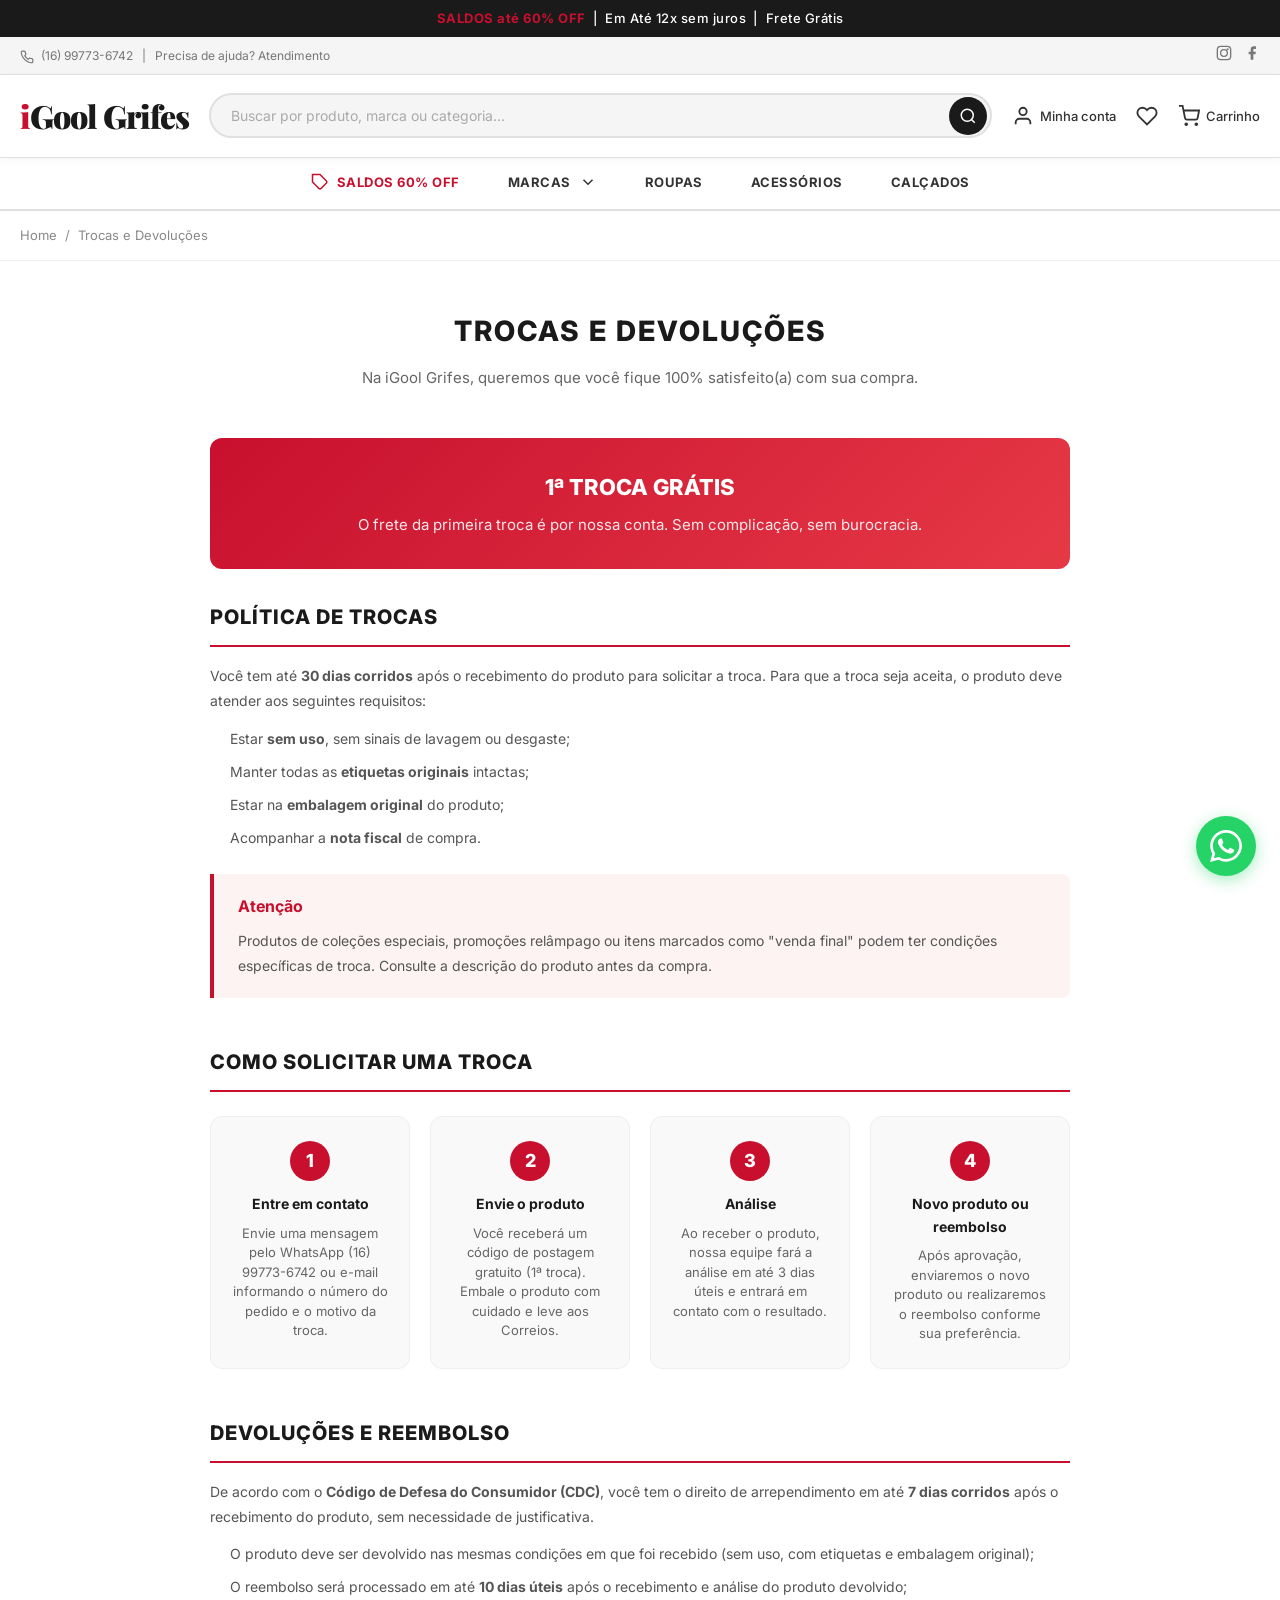
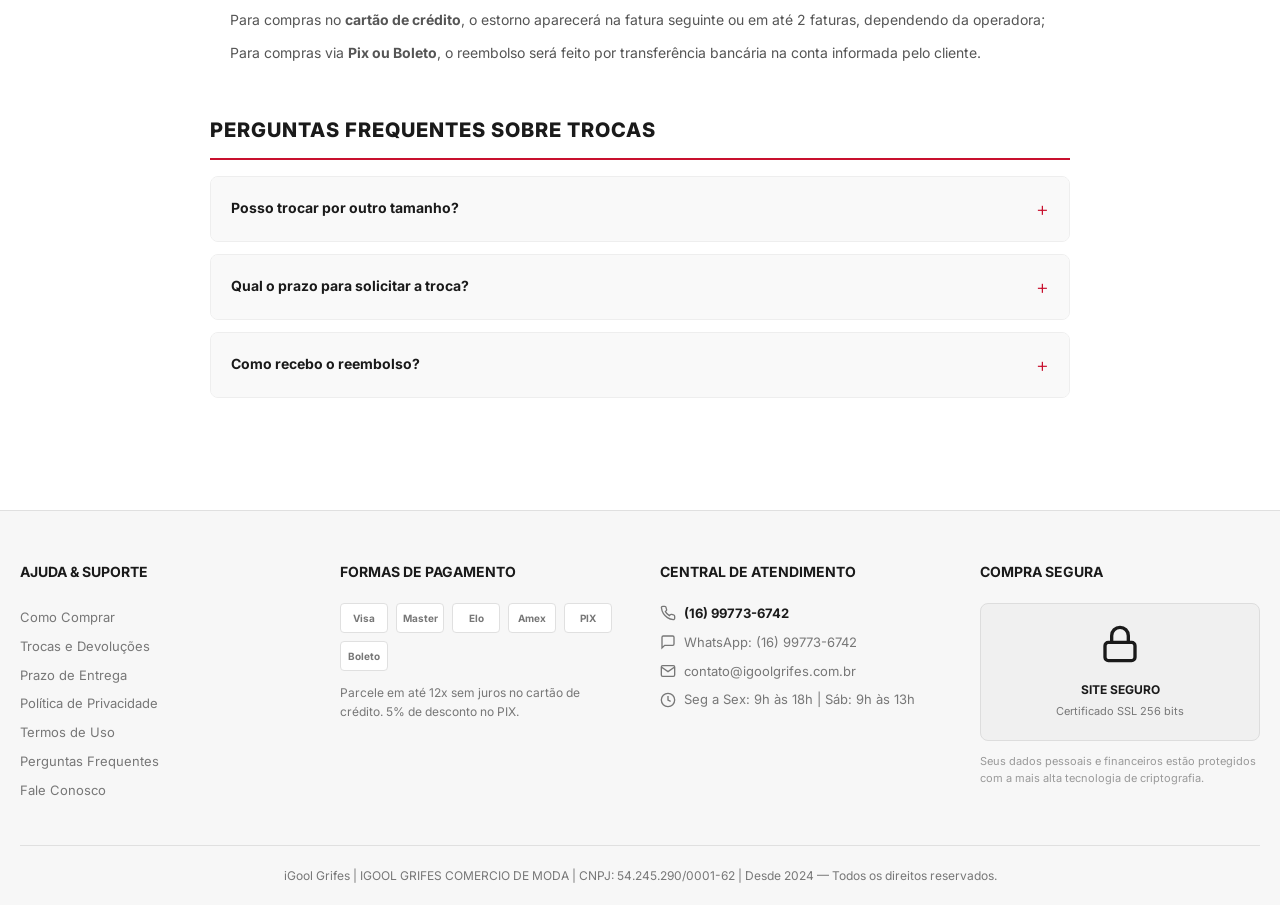
<file: trocas-devolucoes.html>
<!DOCTYPE html>
<html lang="pt-BR">
<head><base target="_top">
  <meta charset="UTF-8">
  <meta name="viewport" content="width=device-width, initial-scale=1.0">
  <title>Trocas e Devoluções — iGool Grifes</title>
  <meta name="description" content="Política de trocas e devoluções da iGool Grifes. Primeira troca grátis, 30 dias para trocar.">
  <link rel="stylesheet" href="css/style.css">
  <style>
    .page-breadcrumb{padding:14px 0;font-size:13px;color:#888;border-bottom:1px solid #eee;}
    .page-breadcrumb a{color:#888;text-decoration:none;}
    .page-breadcrumb a:hover{color:#c8102e;}
    .page-title{text-align:center;padding:48px 0 12px;font-size:28px;font-weight:800;letter-spacing:2px;color:#1a1a1a;}
    .page-subtitle{text-align:center;color:#666;font-size:15px;margin-bottom:48px;}
    .page-content{max-width:900px;margin:0 auto;padding:0 20px 64px;}
    .section-block{margin-bottom:48px;}
    .section-block h2{font-size:20px;font-weight:800;letter-spacing:1px;color:#1a1a1a;margin-bottom:16px;text-transform:uppercase;padding-bottom:12px;border-bottom:2px solid #c8102e;}
    .section-block p,.section-block li{font-size:14px;color:#555;line-height:1.8;}
    .section-block ul{padding-left:20px;margin:12px 0;}
    .section-block ul li{margin-bottom:8px;}
    .highlight-box{background:#fef3f3;border-left:4px solid #c8102e;padding:20px 24px;border-radius:0 8px 8px 0;margin:24px 0;}
    .highlight-box h3{font-size:16px;font-weight:700;color:#c8102e;margin-bottom:8px;}
    .highlight-box p{margin:0;font-size:14px;color:#555;}
    .steps-exchange{display:grid;grid-template-columns:repeat(auto-fit,minmax(200px,1fr));gap:20px;margin:24px 0;}
    .step-ex{background:#f9f9f9;border:1px solid #eee;border-radius:12px;padding:24px 20px;text-align:center;}
    .step-ex .num{display:inline-flex;align-items:center;justify-content:center;width:40px;height:40px;border-radius:50%;background:#c8102e;color:#fff;font-size:18px;font-weight:800;margin-bottom:12px;}
    .step-ex h4{font-size:14px;font-weight:700;color:#1a1a1a;margin-bottom:8px;}
    .step-ex p{font-size:13px;color:#666;line-height:1.5;}
    .faq-item{border:1px solid #eee;border-radius:8px;margin-bottom:12px;overflow:hidden;}
    .faq-question{padding:16px 20px;font-size:14px;font-weight:700;color:#1a1a1a;cursor:pointer;display:flex;justify-content:space-between;align-items:center;background:#f9f9f9;transition:background .3s;}
    .faq-question:hover{background:#f0f0f0;}
    .faq-question::after{content:'+';font-size:20px;font-weight:300;color:#c8102e;transition:transform .3s;}
    .faq-item.active .faq-question::after{content:'-';}
    .faq-answer{padding:0 20px;max-height:0;overflow:hidden;transition:max-height .3s ease,padding .3s ease;}
    .faq-item.active .faq-answer{max-height:200px;padding:16px 20px;}
    .faq-answer p{font-size:14px;color:#555;line-height:1.7;margin:0;}
    .free-exchange-banner{background:linear-gradient(135deg,#c8102e,#e63946);color:#fff;border-radius:12px;padding:32px;text-align:center;margin:32px 0;}
    .free-exchange-banner h3{font-size:22px;font-weight:800;margin-bottom:8px;}
    .free-exchange-banner p{font-size:15px;opacity:.9;}
  </style>
</head>
<body>

  <!-- ════════ TOP BAR ════════ -->
  <div class="top-bar">
    <span>SALDOS até 60% OFF</span> &nbsp;|&nbsp; Em Até 12x sem juros &nbsp;|&nbsp; Frete Grátis
  </div>

  <!-- ════════ PRE-HEADER ════════ -->
  <div class="pre-header">
    <div class="container">
      <div>
        <a href="tel:+5516997736742">
          <svg style="width:14px;height:14px;vertical-align:middle;margin-right:4px" viewBox="0 0 24 24" fill="none" stroke="currentColor" stroke-width="2"><path d="M22 16.92v3a2 2 0 01-2.18 2 19.79 19.79 0 01-8.63-3.07 19.5 19.5 0 01-6-6A19.79 19.79 0 012.12 4.18 2 2 0 014.11 2h3a2 2 0 012 1.72c.127.96.361 1.903.7 2.81a2 2 0 01-.45 2.11L8.09 9.91a16 16 0 006 6l1.27-1.27a2 2 0 012.11-.45c.907.339 1.85.573 2.81.7A2 2 0 0122 16.92z"/></svg>
          (16) 99773-6742
        </a>
        &nbsp;&nbsp;|&nbsp;&nbsp;
        <a href="contato.html">Precisa de ajuda? Atendimento</a>
      </div>
      <div class="social-icons">
        <a href="#" aria-label="Instagram">
          <svg style="width:16px;height:16px" viewBox="0 0 24 24" fill="none" stroke="currentColor" stroke-width="2"><rect x="2" y="2" width="20" height="20" rx="5"/><circle cx="12" cy="12" r="5"/><circle cx="17.5" cy="6.5" r="1.5" fill="currentColor" stroke="none"/></svg>
        </a>
        <a href="#" aria-label="Facebook">
          <svg style="width:16px;height:16px" viewBox="0 0 24 24" fill="currentColor"><path d="M18 2h-3a5 5 0 00-5 5v3H7v4h3v8h4v-8h3l1-4h-4V7a1 1 0 011-1h3V2z"/></svg>
        </a>
      </div>
    </div>
  </div>

  <!-- ════════ HEADER ════════ -->
  <header class="header">
    <div class="container">
      <a href="index.html" class="logo"><i>i</i>Gool Grifes</a>
      <div class="search-bar">
        <input type="text" placeholder="Buscar por produto, marca ou categoria...">
        <button aria-label="Buscar">
          <svg viewBox="0 0 24 24" fill="none" stroke="white" stroke-width="2" width="18" height="18"><circle cx="11" cy="11" r="8"/><line x1="21" y1="21" x2="16.65" y2="16.65"/></svg>
        </button>
      </div>
      <div class="header-actions">
        <a href="#" class="header-action">
          <svg viewBox="0 0 24 24" fill="none" stroke="currentColor" stroke-width="2"><path d="M20 21v-2a4 4 0 00-4-4H8a4 4 0 00-4 4v2"/><circle cx="12" cy="7" r="4"/></svg>
          <span>Minha conta</span>
        </a>
        <a href="#" class="header-action">
          <svg viewBox="0 0 24 24" fill="none" stroke="currentColor" stroke-width="2"><path d="M20.84 4.61a5.5 5.5 0 00-7.78 0L12 5.67l-1.06-1.06a5.5 5.5 0 00-7.78 7.78l1.06 1.06L12 21.23l7.78-7.78 1.06-1.06a5.5 5.5 0 000-7.78z"/></svg>
        </a>
        <a href="carrinho.html" class="header-action">
          <svg viewBox="0 0 24 24" fill="none" stroke="currentColor" stroke-width="2"><circle cx="9" cy="21" r="1"/><circle cx="20" cy="21" r="1"/><path d="M1 1h4l2.68 13.39a2 2 0 002 1.61h9.72a2 2 0 002-1.61L23 6H6"/></svg>
          <span>Carrinho</span>
          <span class="badge">0</span>
        </a>
      </div>
    </div>
  </header>

  <!-- ════════ NAV ════════ -->
  <nav class="nav">
    <div class="container">
      <a href="#" class="nav-item sale">
        <svg viewBox="0 0 24 24" fill="none" stroke="currentColor" stroke-width="2"><path d="M20.59 13.41l-7.17 7.17a2 2 0 01-2.83 0L2 12V2h10l8.59 8.59a2 2 0 010 2.82z"/><line x1="7" y1="7" x2="7.01" y2="7"/></svg>
        SALDOS 60% OFF
      </a>
      <div class="nav-item">
        MARCAS
        <svg viewBox="0 0 24 24" fill="none" stroke="currentColor" stroke-width="2"><polyline points="6 9 12 15 18 9"/></svg>
        <div class="nav-dropdown mega">
          <div class="brands-grid">
            <a href="marca.html?marca=tommy-hilfiger">Tommy Hilfiger</a>
            <a href="marca.html?marca=calvin-klein">Calvin Klein</a>
            <a href="marca.html?marca=lacoste">Lacoste</a>
            <a href="marca.html?marca=ralph-lauren">Ralph Lauren</a>
            <a href="marca.html?marca=hugo-boss">Hugo Boss</a>
            <a href="marca.html?marca=diesel">Diesel</a>
            <a href="marca.html?marca=armani-exchange">Armani Exchange</a>
            <a href="marca.html?marca=reserva">Reserva</a>
            <a href="marca.html?marca=osklen">Osklen</a>
            <a href="marca.html?marca=john-john">John John</a>
            <a href="marca.html?marca=colcci">Colcci</a>
            <a href="marca.html?marca=ellus">Ellus</a>
            <a href="marca.html?marca=forum">Forum</a>
            <a href="marca.html?marca=nike">Nike</a>
            <a href="marca.html?marca=adidas">Adidas</a>
            <a href="marca.html?marca=puma">Puma</a>
            <a href="marca.html?marca=fila">Fila</a>
            <a href="marca.html?marca=new-balance">New Balance</a>
            <a href="marca.html?marca=vans">Vans</a>
            <a href="marca.html?marca=levis">Levi's</a>
          </div>
          <a href="produtos.html" style="display:block;text-align:center;margin-top:16px;font-weight:700;color:#c8102e;text-transform:uppercase;font-size:12px;letter-spacing:1px;">Ver Todas as Marcas →</a>
        </div>
      </div>
      <a href="#" class="nav-item">ROUPAS</a>
      <a href="#" class="nav-item">ACESSÓRIOS</a>
      <a href="#" class="nav-item">CALÇADOS</a>
    </div>
  </nav>

  <!-- ════════ BREADCRUMB ════════ -->
  <div class="page-breadcrumb">
    <div class="container">
      <a href="index.html">Home</a> &nbsp;/&nbsp; Trocas e Devoluções
    </div>
  </div>

  <!-- ════════ CONTENT ════════ -->
  <div class="page-content">
    <h1 class="page-title">TROCAS E DEVOLUÇÕES</h1>
    <p class="page-subtitle">Na iGool Grifes, queremos que você fique 100% satisfeito(a) com sua compra.</p>

    <!-- 1ª TROCA GRÁTIS -->
    <div class="free-exchange-banner">
      <h3>1ª TROCA GRÁTIS</h3>
      <p>O frete da primeira troca é por nossa conta. Sem complicação, sem burocracia.</p>
    </div>

    <!-- POLÍTICA DE TROCAS -->
    <div class="section-block">
      <h2>Política de Trocas</h2>
      <p>Você tem até <strong>30 dias corridos</strong> após o recebimento do produto para solicitar a troca. Para que a troca seja aceita, o produto deve atender aos seguintes requisitos:</p>
      <ul>
        <li>Estar <strong>sem uso</strong>, sem sinais de lavagem ou desgaste;</li>
        <li>Manter todas as <strong>etiquetas originais</strong> intactas;</li>
        <li>Estar na <strong>embalagem original</strong> do produto;</li>
        <li>Acompanhar a <strong>nota fiscal</strong> de compra.</li>
      </ul>
      <div class="highlight-box">
        <h3>Atenção</h3>
        <p>Produtos de coleções especiais, promoções relâmpago ou itens marcados como "venda final" podem ter condições específicas de troca. Consulte a descrição do produto antes da compra.</p>
      </div>
    </div>

    <!-- COMO SOLICITAR UMA TROCA -->
    <div class="section-block">
      <h2>Como Solicitar uma Troca</h2>
      <div class="steps-exchange">
        <div class="step-ex">
          <div class="num">1</div>
          <h4>Entre em contato</h4>
          <p>Envie uma mensagem pelo WhatsApp (16) 99773-6742 ou e-mail informando o número do pedido e o motivo da troca.</p>
        </div>
        <div class="step-ex">
          <div class="num">2</div>
          <h4>Envie o produto</h4>
          <p>Você receberá um código de postagem gratuito (1ª troca). Embale o produto com cuidado e leve aos Correios.</p>
        </div>
        <div class="step-ex">
          <div class="num">3</div>
          <h4>Análise</h4>
          <p>Ao receber o produto, nossa equipe fará a análise em até 3 dias úteis e entrará em contato com o resultado.</p>
        </div>
        <div class="step-ex">
          <div class="num">4</div>
          <h4>Novo produto ou reembolso</h4>
          <p>Após aprovação, enviaremos o novo produto ou realizaremos o reembolso conforme sua preferência.</p>
        </div>
      </div>
    </div>

    <!-- DEVOLUÇÕES E REEMBOLSO -->
    <div class="section-block">
      <h2>Devoluções e Reembolso</h2>
      <p>De acordo com o <strong>Código de Defesa do Consumidor (CDC)</strong>, você tem o direito de arrependimento em até <strong>7 dias corridos</strong> após o recebimento do produto, sem necessidade de justificativa.</p>
      <ul>
        <li>O produto deve ser devolvido nas mesmas condições em que foi recebido (sem uso, com etiquetas e embalagem original);</li>
        <li>O reembolso será processado em até <strong>10 dias úteis</strong> após o recebimento e análise do produto devolvido;</li>
        <li>Para compras no <strong>cartão de crédito</strong>, o estorno aparecerá na fatura seguinte ou em até 2 faturas, dependendo da operadora;</li>
        <li>Para compras via <strong>Pix ou Boleto</strong>, o reembolso será feito por transferência bancária na conta informada pelo cliente.</li>
      </ul>
    </div>

    <!-- FAQ -->
    <div class="section-block">
      <h2>Perguntas Frequentes sobre Trocas</h2>

      <div class="faq-item">
        <div class="faq-question" onclick="this.parentElement.classList.toggle('active')">Posso trocar por outro tamanho?</div>
        <div class="faq-answer">
          <p>Sim! Você pode trocar por outro tamanho do mesmo produto, sujeito à disponibilidade em estoque. Caso o tamanho desejado não esteja disponível, você pode optar por outro produto de mesmo valor ou solicitar o reembolso.</p>
        </div>
      </div>

      <div class="faq-item">
        <div class="faq-question" onclick="this.parentElement.classList.toggle('active')">Qual o prazo para solicitar a troca?</div>
        <div class="faq-answer">
          <p>O prazo para solicitar a troca é de 30 dias corridos a partir da data de recebimento do produto. Para o direito de arrependimento (devolução sem justificativa), o prazo é de 7 dias corridos conforme o CDC.</p>
        </div>
      </div>

      <div class="faq-item">
        <div class="faq-question" onclick="this.parentElement.classList.toggle('active')">Como recebo o reembolso?</div>
        <div class="faq-answer">
          <p>O reembolso é processado em até 10 dias úteis após a aprovação da devolução. Para cartão de crédito, o valor será estornado na fatura. Para Pix ou Boleto, faremos uma transferência para a conta bancária informada.</p>
        </div>
      </div>
    </div>
  </div>

  <!-- ════════ FOOTER ════════ -->
  <footer class="footer">
    <div class="container">
      <div class="footer-grid">
        <div class="footer-col">
          <h4>Ajuda &amp; Suporte</h4>
          <a href="como-comprar.html">Como Comprar</a>
          <a href="trocas-devolucoes.html">Trocas e Devoluções</a>
          <a href="prazo-entrega.html">Prazo de Entrega</a>
          <a href="politica-privacidade.html">Política de Privacidade</a>
          <a href="termos-uso.html">Termos de Uso</a>
          <a href="perguntas-frequentes.html">Perguntas Frequentes</a>
          <a href="contato.html">Fale Conosco</a>
        </div>
        <div class="footer-col">
          <h4>Formas de Pagamento</h4>
          <div class="footer-payments">
            <div class="pay-icon">Visa</div>
            <div class="pay-icon">Master</div>
            <div class="pay-icon">Elo</div>
            <div class="pay-icon">Amex</div>
            <div class="pay-icon">PIX</div>
            <div class="pay-icon">Boleto</div>
          </div>
          <p style="font-size:12px;color:#777;margin-top:12px;">Parcele em até 12x sem juros no cartão de crédito. 5% de desconto no PIX.</p>
        </div>
        <div class="footer-col footer-contact">
          <h4>Central de Atendimento</h4>
          <p>
            <svg viewBox="0 0 24 24" fill="none" stroke="currentColor" stroke-width="2"><path d="M22 16.92v3a2 2 0 01-2.18 2 19.79 19.79 0 01-8.63-3.07 19.5 19.5 0 01-6-6A19.79 19.79 0 012.12 4.18 2 2 0 014.11 2h3a2 2 0 012 1.72c.127.96.361 1.903.7 2.81a2 2 0 01-.45 2.11L8.09 9.91a16 16 0 006 6l1.27-1.27a2 2 0 012.11-.45c.907.339 1.85.573 2.81.7A2 2 0 0122 16.92z"/></svg>
            <strong>(16) 99773-6742</strong>
          </p>
          <p>
            <svg viewBox="0 0 24 24" fill="none" stroke="currentColor" stroke-width="2"><path d="M21 15a2 2 0 01-2 2H7l-4 4V5a2 2 0 012-2h14a2 2 0 012 2z"/></svg>
            WhatsApp: (16) 99773-6742
          </p>
          <p>
            <svg viewBox="0 0 24 24" fill="none" stroke="currentColor" stroke-width="2"><path d="M4 4h16c1.1 0 2 .9 2 2v12c0 1.1-.9 2-2 2H4c-1.1 0-2-.9-2-2V6c0-1.1.9-2 2-2z"/><polyline points="22,6 12,13 2,6"/></svg>
            contato@igoolgrifes.com.br
          </p>
          <p>
            <svg viewBox="0 0 24 24" fill="none" stroke="currentColor" stroke-width="2"><circle cx="12" cy="12" r="10"/><polyline points="12 6 12 12 16 14"/></svg>
            Seg a Sex: 9h às 18h | Sáb: 9h às 13h
          </p>
        </div>
        <div class="footer-col">
          <h4>Compra Segura</h4>
          <div style="background:#f0f0f0;border:1px solid #ddd;border-radius:8px;padding:20px;text-align:center;">
            <svg style="width:40px;height:40px;margin-bottom:8px;" viewBox="0 0 24 24" fill="none" stroke="#1a1a1a" stroke-width="2"><rect x="3" y="11" width="18" height="11" rx="2"/><path d="M7 11V7a5 5 0 0110 0v4"/></svg>
            <p style="font-size:12px;font-weight:700;color:#1a1a1a;margin:0;">SITE SEGURO</p>
            <p style="font-size:11px;color:#777;margin:4px 0 0;">Certificado SSL 256 bits</p>
          </div>
          <p style="font-size:11px;color:#999;margin-top:12px;line-height:1.5;">Seus dados pessoais e financeiros estão protegidos com a mais alta tecnologia de criptografia.</p>
        </div>
      </div>
      <div class="footer-bottom">
        <p>iGool Grifes | IGOOL GRIFES COMERCIO DE MODA | CNPJ: 54.245.290/0001-62 | Desde 2024 &mdash; Todos os direitos reservados.</p>
      </div>
    </div>
  </footer>

  <!-- ════════ WHATSAPP FLOAT ════════ -->
  <a href="https://wa.me/5516997736742" target="_blank" class="whatsapp-float" aria-label="WhatsApp">
    <svg viewBox="0 0 24 24"><path d="M17.472 14.382c-.297-.149-1.758-.867-2.03-.967-.273-.099-.471-.148-.67.15-.197.297-.767.966-.94 1.164-.173.199-.347.223-.644.075-.297-.15-1.255-.463-2.39-1.475-.883-.788-1.48-1.761-1.653-2.059-.173-.297-.018-.458.13-.606.134-.133.298-.347.446-.52.149-.174.198-.298.298-.497.099-.198.05-.371-.025-.52-.075-.149-.669-1.612-.916-2.207-.242-.579-.487-.5-.669-.51-.173-.008-.371-.01-.57-.01-.198 0-.52.074-.792.372-.272.297-1.04 1.016-1.04 2.479 0 1.462 1.065 2.875 1.213 3.074.149.198 2.096 3.2 5.077 4.487.709.306 1.262.489 1.694.625.712.227 1.36.195 1.871.118.571-.085 1.758-.719 2.006-1.413.248-.694.248-1.289.173-1.413-.074-.124-.272-.198-.57-.347m-5.421 7.403h-.004a9.87 9.87 0 01-5.031-1.378l-.361-.214-3.741.982.998-3.648-.235-.374a9.86 9.86 0 01-1.51-5.26c.001-5.45 4.436-9.884 9.888-9.884 2.64 0 5.122 1.03 6.988 2.898a9.825 9.825 0 012.893 6.994c-.003 5.45-4.437 9.884-9.885 9.884m8.413-18.297A11.815 11.815 0 0012.05 0C5.495 0 .16 5.335.157 11.892c0 2.096.547 4.142 1.588 5.945L.057 24l6.305-1.654a11.882 11.882 0 005.683 1.448h.005c6.554 0 11.89-5.335 11.893-11.893a11.821 11.821 0 00-3.48-8.413z"/></svg>
  </a>

  <script src="js/main.js"></script>
</body>
</html>
</file>
<file: css/style.css>
/* ============================================
   iGOOL GRIFES — E-commerce CSS
   Referência: Secret Outlet
   ============================================ */

@import url('https://fonts.googleapis.com/css2?family=Inter:wght@300;400;500;600;700;800;900&family=Playfair+Display:wght@700;800;900&display=swap');

/* ── Reset ── */
*, *::before, *::after { margin: 0; padding: 0; box-sizing: border-box; }

:root {
  --primary: #1a1a1a;
  --secondary: #c8102e;
  --accent: #d4af37;
  --green: #25d366;
  --bg: #ffffff;
  --bg-light: #f5f5f5;
  --bg-dark: #1a1a1a;
  --text: #333333;
  --text-light: #777777;
  --text-white: #ffffff;
  --border: #e0e0e0;
  --shadow: 0 2px 12px rgba(0,0,0,0.08);
  --radius: 8px;
  --max-w: 1280px;
  --transition: all 0.3s ease;
}

html { scroll-behavior: smooth; }
body { font-family: 'Inter', sans-serif; color: var(--text); background: var(--bg); line-height: 1.6; }
a { text-decoration: none; color: inherit; transition: var(--transition); }
ul { list-style: none; }
img { max-width: 100%; height: auto; display: block; }
button, input, select, textarea { font-family: inherit; border: none; outline: none; }
.container { max-width: var(--max-w); margin: 0 auto; padding: 0 20px; }

/* ── Top Bar ── */
.top-bar {
  background: var(--primary);
  color: var(--text-white);
  text-align: center;
  padding: 8px 0;
  font-size: 13px;
  font-weight: 500;
  letter-spacing: 0.5px;
}
.top-bar span { color: var(--secondary); font-weight: 700; }

/* ── Pre Header ── */
.pre-header {
  background: var(--bg-light);
  padding: 6px 0;
  font-size: 12px;
  color: var(--text-light);
  border-bottom: 1px solid var(--border);
}
.pre-header .container {
  display: flex;
  justify-content: space-between;
  align-items: center;
}
.pre-header a { color: var(--text-light); }
.pre-header a:hover { color: var(--secondary); }
.pre-header .social-icons { display: flex; gap: 12px; }
.pre-header .social-icons a { font-size: 16px; }

/* ── Header ── */
.header {
  background: var(--bg);
  padding: 15px 0;
  border-bottom: 1px solid var(--border);
  position: sticky;
  top: 0;
  z-index: 1000;
  box-shadow: 0 2px 8px rgba(0,0,0,0.04);
}
.header .container {
  display: flex;
  align-items: center;
  gap: 20px;
}
.header .menu-btn {
  display: flex;
  align-items: center;
  gap: 8px;
  background: none;
  cursor: pointer;
  font-size: 14px;
  font-weight: 600;
  color: var(--text);
  text-transform: uppercase;
}
.header .menu-btn svg { width: 24px; height: 24px; }

.logo {
  font-family: 'Playfair Display', serif;
  font-size: 32px;
  font-weight: 900;
  color: var(--primary);
  letter-spacing: -1px;
  white-space: nowrap;
}
.logo i { color: var(--secondary); font-style: normal; }

.search-bar {
  flex: 1;
  position: relative;
}
.search-bar input {
  width: 100%;
  padding: 12px 50px 12px 20px;
  border: 2px solid var(--border);
  border-radius: 30px;
  font-size: 14px;
  color: var(--text);
  background: var(--bg-light);
  transition: var(--transition);
}
.search-bar input:focus { border-color: var(--primary); background: var(--bg); }
.search-bar input::placeholder { color: #aaa; }
.search-bar button {
  position: absolute;
  right: 5px;
  top: 50%;
  transform: translateY(-50%);
  background: var(--primary);
  color: white;
  width: 38px;
  height: 38px;
  border-radius: 50%;
  cursor: pointer;
  display: flex;
  align-items: center;
  justify-content: center;
  transition: var(--transition);
}
.search-bar button:hover { background: var(--secondary); }

.header-actions {
  display: flex;
  align-items: center;
  gap: 20px;
}
.header-action {
  display: flex;
  align-items: center;
  gap: 6px;
  font-size: 13px;
  font-weight: 500;
  color: var(--text);
  cursor: pointer;
  position: relative;
  transition: var(--transition);
}
.header-action:hover { color: var(--secondary); }
.header-action svg { width: 22px; height: 22px; }
.header-action .badge {
  position: absolute;
  top: -6px;
  right: -8px;
  background: var(--secondary);
  color: white;
  width: 18px;
  height: 18px;
  border-radius: 50%;
  font-size: 10px;
  font-weight: 700;
  display: flex;
  align-items: center;
  justify-content: center;
}

/* ── Navigation ── */
.nav {
  background: var(--bg);
  border-bottom: 2px solid var(--border);
}
.nav .container {
  display: flex;
  justify-content: center;
  gap: 0;
}
.nav-item {
  position: relative;
  padding: 14px 24px;
  font-size: 13px;
  font-weight: 700;
  text-transform: uppercase;
  letter-spacing: 0.5px;
  display: flex;
  align-items: center;
  gap: 8px;
  cursor: pointer;
  transition: var(--transition);
  border-bottom: 3px solid transparent;
}
.nav-item:hover { color: var(--secondary); border-bottom-color: var(--secondary); }
.nav-item.sale { color: var(--secondary); }
.nav-item svg { width: 18px; height: 18px; }

/* Dropdown */
.nav-dropdown {
  display: none;
  position: absolute;
  top: 100%;
  left: 0;
  background: var(--bg);
  min-width: 260px;
  box-shadow: var(--shadow);
  border: 1px solid var(--border);
  border-top: 3px solid var(--secondary);
  z-index: 999;
  padding: 20px;
}
.nav-dropdown.mega {
  left: 50%;
  transform: translateX(-50%);
  min-width: 800px;
  display: none;
}
.nav-item:hover .nav-dropdown { display: block; }
.nav-dropdown a {
  display: block;
  padding: 8px 0;
  font-size: 13px;
  font-weight: 500;
  color: var(--text);
  text-transform: none;
}
.nav-dropdown a:hover { color: var(--secondary); padding-left: 5px; }
.nav-dropdown .brands-grid {
  display: grid;
  grid-template-columns: repeat(5, 1fr);
  gap: 8px 20px;
}

/* ── Hero Banner ── */
.hero {
  position: relative;
  background: linear-gradient(135deg, #1a1a1a 0%, #2d2d2d 50%, #c8102e 100%);
  overflow: hidden;
  min-height: 420px;
  display: flex;
  align-items: center;
}
.hero .container {
  display: flex;
  align-items: center;
  justify-content: space-between;
  width: 100%;
  padding: 40px 20px;
}
.hero-content { max-width: 500px; color: var(--text-white); z-index: 2; }
.hero-content .tag {
  display: inline-block;
  background: var(--secondary);
  color: white;
  padding: 6px 16px;
  font-size: 12px;
  font-weight: 700;
  text-transform: uppercase;
  border-radius: 3px;
  margin-bottom: 16px;
}
.hero-content h1 {
  font-family: 'Playfair Display', serif;
  font-size: 64px;
  font-weight: 900;
  line-height: 1;
  margin-bottom: 10px;
}
.hero-content h2 {
  font-size: 22px;
  font-weight: 300;
  text-transform: uppercase;
  letter-spacing: 3px;
  margin-bottom: 24px;
}
.hero-content .btn-hero {
  display: inline-block;
  background: var(--text-white);
  color: var(--primary);
  padding: 14px 40px;
  font-weight: 700;
  font-size: 14px;
  text-transform: uppercase;
  border-radius: 4px;
  transition: var(--transition);
}
.hero-content .btn-hero:hover { background: var(--accent); color: var(--primary); }
.hero-discounts {
  display: flex;
  gap: 30px;
  z-index: 2;
}
.hero-discount {
  text-align: center;
  color: var(--text-white);
}
.hero-discount .pct {
  font-size: 72px;
  font-weight: 900;
  line-height: 1;
  font-family: 'Playfair Display', serif;
}
.hero-discount .pct sup { font-size: 32px; }
.hero-discount .off {
  font-size: 24px;
  font-weight: 800;
  text-transform: uppercase;
  display: block;
}
.hero-discount .desc {
  font-size: 13px;
  font-weight: 400;
  opacity: 0.8;
  margin-top: 4px;
}

/* ── Trust Bar ── */
.trust-bar {
  background: var(--bg-light);
  padding: 24px 0;
  border-bottom: 1px solid var(--border);
}
.trust-bar .container {
  display: flex;
  justify-content: space-between;
  gap: 16px;
  flex-wrap: wrap;
}
.trust-item {
  display: flex;
  flex-direction: column;
  align-items: center;
  text-align: center;
  gap: 8px;
  flex: 1;
  min-width: 140px;
}
.trust-item svg { width: 32px; height: 32px; color: var(--primary); }
.trust-item strong { font-size: 12px; text-transform: uppercase; letter-spacing: 0.5px; }
.trust-item span { font-size: 11px; color: var(--text-light); }

/* ── Frete Banner ── */
.frete-banner {
  background: linear-gradient(90deg, #1a1a1a, #333);
  padding: 16px 0;
  color: var(--text-white);
}
.frete-banner .container {
  display: flex;
  justify-content: space-between;
  align-items: center;
  flex-wrap: wrap;
  gap: 16px;
}
.frete-banner .left { font-size: 13px; }
.frete-banner .left strong { display: block; font-size: 11px; color: var(--secondary); text-transform: uppercase; }
.frete-banner h3 {
  font-size: 32px;
  font-weight: 900;
  color: var(--green);
  text-transform: uppercase;
}
.frete-banner .regions { font-size: 12px; text-align: right; line-height: 1.8; }
.frete-banner .regions strong { color: var(--secondary); }

/* ── Promo Cards ── */
.promo-section { padding: 50px 0; }
.promo-grid {
  display: grid;
  grid-template-columns: repeat(3, 1fr);
  gap: 20px;
}
.promo-card {
  position: relative;
  border-radius: var(--radius);
  overflow: hidden;
  background: linear-gradient(135deg, #2d2d2d, #1a1a1a);
  min-height: 320px;
  display: flex;
  flex-direction: column;
  justify-content: flex-end;
  padding: 30px;
  color: var(--text-white);
  cursor: pointer;
  transition: var(--transition);
}
.promo-card:hover { transform: translateY(-4px); box-shadow: 0 12px 32px rgba(0,0,0,0.2); }
.promo-card .brand-tag { font-size: 11px; text-transform: uppercase; letter-spacing: 2px; opacity: 0.7; }
.promo-card h3 { font-family: 'Playfair Display', serif; font-size: 28px; font-weight: 900; margin: 8px 0; text-transform: uppercase; }
.promo-card .discount {
  display: flex;
  align-items: baseline;
  gap: 4px;
}
.promo-card .discount .num {
  font-size: 56px;
  font-weight: 900;
  color: var(--secondary);
  line-height: 1;
  font-family: 'Playfair Display', serif;
}
.promo-card .discount .pct { font-size: 24px; font-weight: 800; color: var(--secondary); }
.promo-card .discount .off-text { font-size: 14px; text-transform: uppercase; font-weight: 600; }
.promo-card .cta { font-size: 13px; font-weight: 600; margin-top: 12px; opacity: 0.8; }
.promo-card .cta:hover { opacity: 1; }

/* ── Section Title ── */
.section-title {
  text-align: center;
  margin-bottom: 40px;
}
.section-title h2 {
  font-size: 24px;
  font-weight: 700;
  text-transform: uppercase;
  letter-spacing: 2px;
  color: var(--primary);
}
.section-title h2::after {
  content: '';
  display: block;
  width: 50px;
  height: 3px;
  background: var(--secondary);
  margin: 12px auto 0;
}

/* ── Size Filter ── */
.size-section { padding: 40px 0; background: var(--primary); }
.size-title {
  color: var(--text-white);
  font-size: 16px;
  font-weight: 700;
  text-transform: uppercase;
  letter-spacing: 1px;
  text-align: center;
  margin-bottom: 20px;
}
.size-grid {
  display: flex;
  justify-content: center;
  gap: 12px;
  flex-wrap: wrap;
}
.size-btn {
  background: var(--text-white);
  color: var(--primary);
  padding: 12px 28px;
  font-size: 14px;
  font-weight: 700;
  border-radius: 4px;
  cursor: pointer;
  transition: var(--transition);
}
.size-btn:hover { background: var(--secondary); color: white; transform: scale(1.05); }

/* ── Categories ── */
.categories-section { padding: 50px 0; }
.categories-grid {
  display: grid;
  grid-template-columns: repeat(5, 1fr);
  gap: 16px;
}
.category-card {
  position: relative;
  border-radius: var(--radius);
  overflow: hidden;
  aspect-ratio: 3/4;
  cursor: pointer;
  background: #ddd;
}
.category-card img {
  width: 100%;
  height: 100%;
  object-fit: cover;
  transition: var(--transition);
}
.category-card:hover img { transform: scale(1.08); }
.category-card .label {
  position: absolute;
  top: 12px;
  left: 12px;
  background: var(--secondary);
  color: white;
  padding: 5px 14px;
  font-size: 11px;
  font-weight: 700;
  text-transform: uppercase;
  border-radius: 3px;
  letter-spacing: 0.5px;
}

/* ── WhatsApp Banner ── */
.whatsapp-banner {
  background: var(--bg-light);
  padding: 30px 0;
  margin: 40px 0;
}
.whatsapp-banner .container {
  display: flex;
  align-items: center;
  justify-content: center;
  gap: 30px;
  flex-wrap: wrap;
}
.whatsapp-banner .icon {
  width: 60px;
  height: 60px;
  background: var(--green);
  border-radius: 50%;
  display: flex;
  align-items: center;
  justify-content: center;
}
.whatsapp-banner .icon svg { width: 32px; height: 32px; fill: white; }
.whatsapp-banner .text { text-align: center; }
.whatsapp-banner .text h3 { font-size: 16px; font-weight: 700; text-transform: uppercase; }
.whatsapp-banner .text p { font-size: 14px; color: var(--text-light); }
.whatsapp-banner .text p span { color: var(--secondary); font-weight: 700; }
.btn-whatsapp {
  background: var(--green);
  color: white;
  padding: 14px 40px;
  font-size: 14px;
  font-weight: 700;
  text-transform: uppercase;
  border-radius: 4px;
  cursor: pointer;
  transition: var(--transition);
}
.btn-whatsapp:hover { background: #1fb855; transform: scale(1.05); }

/* ── Brands Carousel ── */
.brands-section { padding: 50px 0; }
.brands-carousel {
  display: flex;
  justify-content: center;
  align-items: center;
  gap: 50px;
  flex-wrap: wrap;
  opacity: 0.6;
}
.brands-carousel img { height: 40px; object-fit: contain; filter: grayscale(100%); transition: var(--transition); }
.brands-carousel img:hover { filter: grayscale(0%); opacity: 1; }

/* ── Product Grid ── */
.products-section { padding: 50px 0; }
.products-grid {
  display: grid;
  grid-template-columns: repeat(4, 1fr);
  gap: 20px;
}
.product-card {
  background: var(--bg);
  border: 1px solid var(--border);
  border-radius: var(--radius);
  overflow: hidden;
  transition: var(--transition);
  position: relative;
}
.product-card:hover { box-shadow: 0 8px 24px rgba(0,0,0,0.12); transform: translateY(-4px); }
.product-card .badges {
  position: absolute;
  top: 10px;
  left: 10px;
  display: flex;
  flex-direction: column;
  gap: 6px;
  z-index: 2;
}
.product-card .badge-discount {
  background: var(--secondary);
  color: white;
  padding: 4px 10px;
  font-size: 12px;
  font-weight: 700;
  border-radius: 3px;
}
.product-card .badge-frete {
  background: var(--green);
  color: white;
  padding: 4px 10px;
  font-size: 10px;
  font-weight: 700;
  border-radius: 3px;
}
.product-card .img-wrap {
  position: relative;
  aspect-ratio: 1;
  overflow: hidden;
  background: #f9f9f9;
}
.product-card .img-wrap img {
  width: 100%;
  height: 100%;
  object-fit: cover;
  transition: var(--transition);
}
.product-card:hover .img-wrap img { transform: scale(1.05); }
.product-card .wishlist-btn {
  position: absolute;
  top: 10px;
  right: 10px;
  background: white;
  width: 36px;
  height: 36px;
  border-radius: 50%;
  display: flex;
  align-items: center;
  justify-content: center;
  cursor: pointer;
  box-shadow: 0 2px 8px rgba(0,0,0,0.1);
  z-index: 2;
  transition: var(--transition);
}
.product-card .wishlist-btn:hover { background: var(--secondary); color: white; }
.product-card .wishlist-btn svg { width: 18px; height: 18px; }
.product-info {
  padding: 16px;
  text-align: center;
}
.product-info .brand {
  font-size: 14px;
  font-weight: 700;
  color: var(--primary);
  text-transform: uppercase;
  margin-bottom: 6px;
}
.product-info .name {
  font-size: 13px;
  color: var(--text-light);
  margin-bottom: 10px;
  line-height: 1.4;
  min-height: 36px;
}
.product-info .prices { margin-bottom: 6px; }
.product-info .old-price {
  font-size: 13px;
  color: #aaa;
  text-decoration: line-through;
  margin-right: 8px;
}
.product-info .current-price {
  font-size: 18px;
  font-weight: 800;
  color: var(--primary);
}
.product-info .pix-label {
  font-size: 11px;
  color: var(--text-light);
}
.product-info .installments {
  font-size: 11px;
  color: var(--text-light);
  margin-top: 4px;
}

/* ── About Section ── */
.about-section { padding: 60px 0; background: var(--bg-light); }
.about-grid {
  display: grid;
  grid-template-columns: 1fr 1fr;
  gap: 50px;
  align-items: center;
}
.about-text h2 {
  font-family: 'Playfair Display', serif;
  font-size: 32px;
  font-weight: 900;
  text-transform: uppercase;
  letter-spacing: 2px;
  margin-bottom: 20px;
}
.about-text p { font-size: 14px; line-height: 1.8; color: var(--text-light); margin-bottom: 12px; }
.about-visual {
  display: flex;
  flex-direction: column;
  align-items: center;
  gap: 20px;
}
.about-visual .stamp {
  background: var(--secondary);
  color: white;
  padding: 30px 40px;
  text-align: center;
  border-radius: var(--radius);
}
.about-visual .stamp .years { font-size: 48px; font-weight: 900; font-family: 'Playfair Display', serif; line-height: 1; }
.about-visual .stamp .label { font-size: 12px; text-transform: uppercase; letter-spacing: 2px; font-weight: 700; }

/* ── Trust Cards ── */
.trust-section { padding: 50px 0; }
.trust-grid {
  display: grid;
  grid-template-columns: repeat(5, 1fr);
  gap: 16px;
}
.trust-card {
  background: var(--bg-light);
  border: 1px solid var(--border);
  border-radius: var(--radius);
  padding: 30px 20px;
  text-align: center;
  transition: var(--transition);
}
.trust-card:hover { box-shadow: var(--shadow); transform: translateY(-2px); }
.trust-card svg { width: 40px; height: 40px; color: var(--primary); margin-bottom: 16px; }
.trust-card h4 { font-size: 13px; font-weight: 700; text-transform: uppercase; margin-bottom: 10px; }
.trust-card p { font-size: 12px; color: var(--text-light); line-height: 1.5; }

/* ── Newsletter ── */
.newsletter {
  background: var(--bg-dark);
  padding: 40px 0;
}
.newsletter .container {
  display: flex;
  align-items: center;
  justify-content: space-between;
  gap: 30px;
  flex-wrap: wrap;
}
.newsletter .text { color: var(--text-white); }
.newsletter .text h3 { font-size: 18px; font-weight: 800; text-transform: uppercase; }
.newsletter .text p { font-size: 13px; opacity: 0.7; margin-top: 4px; }
.newsletter form {
  display: flex;
  gap: 10px;
  flex-wrap: wrap;
  flex: 1;
  max-width: 600px;
}
.newsletter form input {
  flex: 1;
  min-width: 140px;
  padding: 12px 16px;
  border: 1px solid #444;
  border-radius: 4px;
  background: #2a2a2a;
  color: white;
  font-size: 13px;
}
.newsletter form input::placeholder { color: #888; }
.newsletter form button {
  background: var(--green);
  color: white;
  padding: 12px 30px;
  font-weight: 700;
  text-transform: uppercase;
  border-radius: 4px;
  cursor: pointer;
  font-size: 13px;
  transition: var(--transition);
}
.newsletter form button:hover { background: #1fb855; }

/* ── Footer ── */
.footer {
  background: #f7f7f7;
  padding: 50px 0 20px;
  border-top: 1px solid var(--border);
}
.footer-grid {
  display: grid;
  grid-template-columns: repeat(4, 1fr);
  gap: 40px;
  margin-bottom: 40px;
}
.footer-col h4 {
  font-size: 14px;
  font-weight: 700;
  text-transform: uppercase;
  margin-bottom: 20px;
  color: var(--primary);
}
.footer-col a {
  display: block;
  font-size: 13px;
  color: var(--text-light);
  padding: 4px 0;
  transition: var(--transition);
}
.footer-col a:hover { color: var(--secondary); padding-left: 4px; }
.footer-payments {
  display: flex;
  gap: 8px;
  flex-wrap: wrap;
  margin-top: 10px;
}
.footer-payments .pay-icon {
  width: 48px;
  height: 30px;
  background: white;
  border: 1px solid var(--border);
  border-radius: 4px;
  display: flex;
  align-items: center;
  justify-content: center;
  font-size: 10px;
  font-weight: 700;
  color: var(--text-light);
}
.footer-contact p {
  font-size: 13px;
  color: var(--text-light);
  margin-bottom: 8px;
  display: flex;
  align-items: center;
  gap: 8px;
}
.footer-contact p svg { width: 16px; height: 16px; flex-shrink: 0; }
.footer-contact p strong { color: var(--primary); }
.footer-bottom {
  border-top: 1px solid var(--border);
  padding-top: 20px;
  text-align: center;
  font-size: 12px;
  color: var(--text-light);
}
.footer-bottom strong { color: var(--primary); }

/* ── Product Page ── */
.breadcrumb {
  padding: 16px 0;
  font-size: 13px;
  color: var(--text-light);
}
.breadcrumb a { color: var(--text-light); }
.breadcrumb a:hover { color: var(--secondary); }
.breadcrumb span { margin: 0 8px; }

.product-detail {
  padding: 20px 0 60px;
}
.product-detail-grid {
  display: grid;
  grid-template-columns: 1fr 1fr;
  gap: 50px;
}
.product-gallery {
  display: flex;
  gap: 12px;
}
.product-gallery .thumbs {
  display: flex;
  flex-direction: column;
  gap: 8px;
}
.product-gallery .thumb {
  width: 70px;
  height: 70px;
  border: 2px solid var(--border);
  border-radius: 4px;
  overflow: hidden;
  cursor: pointer;
  transition: var(--transition);
}
.product-gallery .thumb.active, .product-gallery .thumb:hover { border-color: var(--primary); }
.product-gallery .thumb img { width: 100%; height: 100%; object-fit: cover; }
.product-gallery .main-img {
  flex: 1;
  border-radius: var(--radius);
  overflow: hidden;
  background: #f9f9f9;
}
.product-gallery .main-img img { width: 100%; height: 100%; object-fit: cover; }

.product-detail-info h1 {
  font-size: 24px;
  font-weight: 700;
  margin-bottom: 6px;
}
.product-detail-info .brand-name {
  font-size: 14px;
  color: var(--text-light);
  text-transform: uppercase;
  margin-bottom: 16px;
}
.product-detail-info .detail-prices { margin-bottom: 20px; }
.product-detail-info .detail-old-price {
  font-size: 16px;
  color: #aaa;
  text-decoration: line-through;
}
.product-detail-info .detail-current-price {
  font-size: 32px;
  font-weight: 900;
  color: var(--primary);
  display: block;
}
.product-detail-info .detail-pix {
  font-size: 13px;
  color: var(--green);
  font-weight: 600;
}
.product-detail-info .detail-installments {
  font-size: 13px;
  color: var(--text-light);
  margin-top: 4px;
}

.size-selector { margin: 24px 0; }
.size-selector h4 { font-size: 14px; font-weight: 700; margin-bottom: 10px; }
.size-options { display: flex; gap: 8px; }
.size-option {
  width: 48px;
  height: 48px;
  border: 2px solid var(--border);
  border-radius: 4px;
  display: flex;
  align-items: center;
  justify-content: center;
  font-size: 14px;
  font-weight: 600;
  cursor: pointer;
  transition: var(--transition);
}
.size-option:hover, .size-option.selected { border-color: var(--primary); background: var(--primary); color: white; }

.color-selector { margin-bottom: 24px; }
.color-selector h4 { font-size: 14px; font-weight: 700; margin-bottom: 10px; }
.color-options { display: flex; gap: 8px; }
.color-option {
  width: 32px;
  height: 32px;
  border-radius: 50%;
  border: 3px solid transparent;
  cursor: pointer;
  transition: var(--transition);
}
.color-option:hover, .color-option.selected { border-color: var(--primary); transform: scale(1.1); }

.qty-selector {
  display: flex;
  align-items: center;
  gap: 0;
  margin-bottom: 24px;
}
.qty-selector button {
  width: 44px;
  height: 44px;
  background: var(--bg-light);
  border: 1px solid var(--border);
  font-size: 20px;
  font-weight: 600;
  cursor: pointer;
  display: flex;
  align-items: center;
  justify-content: center;
  transition: var(--transition);
}
.qty-selector button:hover { background: var(--primary); color: white; }
.qty-selector input {
  width: 60px;
  height: 44px;
  text-align: center;
  border: 1px solid var(--border);
  border-left: none;
  border-right: none;
  font-size: 16px;
  font-weight: 600;
}

.btn-add-cart {
  width: 100%;
  padding: 16px;
  background: var(--primary);
  color: white;
  font-size: 16px;
  font-weight: 700;
  text-transform: uppercase;
  border-radius: 4px;
  cursor: pointer;
  transition: var(--transition);
  margin-bottom: 12px;
}
.btn-add-cart:hover { background: var(--secondary); }
.btn-buy-now {
  width: 100%;
  padding: 16px;
  background: var(--green);
  color: white;
  font-size: 16px;
  font-weight: 700;
  text-transform: uppercase;
  border-radius: 4px;
  cursor: pointer;
  transition: var(--transition);
}
.btn-buy-now:hover { background: #1fb855; }

/* ── Cart Page ── */
.cart-section { padding: 40px 0 60px; }
.cart-table { width: 100%; border-collapse: collapse; margin-bottom: 30px; }
.cart-table th {
  text-align: left;
  padding: 14px 16px;
  background: var(--bg-light);
  font-size: 12px;
  font-weight: 700;
  text-transform: uppercase;
  letter-spacing: 0.5px;
  border-bottom: 2px solid var(--border);
}
.cart-table td { padding: 20px 16px; border-bottom: 1px solid var(--border); vertical-align: middle; }
.cart-product {
  display: flex;
  align-items: center;
  gap: 16px;
}
.cart-product img { width: 80px; height: 80px; object-fit: cover; border-radius: 4px; }
.cart-product .info .name { font-size: 14px; font-weight: 600; }
.cart-product .info .variant { font-size: 12px; color: var(--text-light); }
.cart-remove {
  background: none;
  color: var(--secondary);
  font-size: 13px;
  cursor: pointer;
  font-weight: 600;
}
.cart-summary {
  max-width: 400px;
  margin-left: auto;
  background: var(--bg-light);
  padding: 30px;
  border-radius: var(--radius);
}
.cart-summary h3 { font-size: 16px; font-weight: 700; text-transform: uppercase; margin-bottom: 20px; }
.cart-summary .line {
  display: flex;
  justify-content: space-between;
  padding: 10px 0;
  font-size: 14px;
  border-bottom: 1px solid var(--border);
}
.cart-summary .line.total { font-weight: 800; font-size: 18px; border: none; padding-top: 16px; }
.cart-summary .coupon {
  display: flex;
  gap: 8px;
  margin: 20px 0;
}
.cart-summary .coupon input {
  flex: 1;
  padding: 10px 14px;
  border: 1px solid var(--border);
  border-radius: 4px;
  font-size: 13px;
}
.cart-summary .coupon button {
  padding: 10px 20px;
  background: var(--primary);
  color: white;
  font-weight: 600;
  border-radius: 4px;
  cursor: pointer;
  font-size: 13px;
}
.btn-checkout {
  width: 100%;
  padding: 16px;
  background: var(--green);
  color: white;
  font-size: 16px;
  font-weight: 700;
  text-transform: uppercase;
  border-radius: 4px;
  cursor: pointer;
  transition: var(--transition);
  margin-top: 16px;
}
.btn-checkout:hover { background: #1fb855; }

/* ── Catalog / Listing ── */
.catalog-section { padding: 40px 0 60px; }
.catalog-header {
  display: flex;
  justify-content: space-between;
  align-items: center;
  margin-bottom: 30px;
  flex-wrap: wrap;
  gap: 16px;
}
.catalog-header h1 { font-size: 24px; font-weight: 700; text-transform: uppercase; }
.catalog-header .results { font-size: 13px; color: var(--text-light); }
.catalog-sort select {
  padding: 10px 16px;
  border: 1px solid var(--border);
  border-radius: 4px;
  font-size: 13px;
  background: white;
  cursor: pointer;
}
.catalog-layout {
  display: grid;
  grid-template-columns: 260px 1fr;
  gap: 30px;
}
.catalog-filters { }
.filter-group { margin-bottom: 24px; border-bottom: 1px solid var(--border); padding-bottom: 20px; }
.filter-group h4 {
  font-size: 13px;
  font-weight: 700;
  text-transform: uppercase;
  margin-bottom: 12px;
  cursor: pointer;
  display: flex;
  justify-content: space-between;
  align-items: center;
}
.filter-group label {
  display: flex;
  align-items: center;
  gap: 8px;
  padding: 4px 0;
  font-size: 13px;
  color: var(--text);
  cursor: pointer;
}
.filter-group label:hover { color: var(--secondary); }
.filter-group input[type="checkbox"] {
  width: 16px;
  height: 16px;
  accent-color: var(--primary);
}
.price-range {
  display: flex;
  gap: 8px;
  align-items: center;
}
.price-range input {
  width: 100%;
  padding: 8px;
  border: 1px solid var(--border);
  border-radius: 4px;
  font-size: 13px;
}
.btn-filter {
  width: 100%;
  padding: 10px;
  background: var(--primary);
  color: white;
  font-weight: 600;
  border-radius: 4px;
  cursor: pointer;
  font-size: 13px;
  margin-top: 10px;
  transition: var(--transition);
}
.btn-filter:hover { background: var(--secondary); }
.color-circles { display: flex; gap: 10px; flex-wrap: wrap; }
.color-circle {
  width: 28px;
  height: 28px;
  border-radius: 50%;
  border: 2px solid var(--border);
  cursor: pointer;
  transition: var(--transition);
  position: relative;
}
.color-circle:hover { border-color: var(--primary); transform: scale(1.15); }
.color-circle-label {
  display: flex;
  align-items: center;
  gap: 8px;
  padding: 3px 0;
  font-size: 13px;
  cursor: pointer;
}
.catalog-products .products-grid { grid-template-columns: repeat(4, 1fr); }
@media (max-width: 1024px) { .catalog-products .products-grid { grid-template-columns: repeat(3, 1fr); } }
@media (max-width: 768px) { .catalog-products .products-grid { grid-template-columns: repeat(2, 1fr); } }

/* ── Contact Page ── */
.contact-section { padding: 60px 0; }
.contact-grid {
  display: grid;
  grid-template-columns: 1fr 1fr;
  gap: 50px;
}
.contact-form h2 { font-size: 24px; font-weight: 700; margin-bottom: 24px; }
.form-group { margin-bottom: 16px; }
.form-group label {
  display: block;
  font-size: 13px;
  font-weight: 600;
  margin-bottom: 6px;
  color: var(--primary);
}
.form-group input, .form-group textarea, .form-group select {
  width: 100%;
  padding: 12px 16px;
  border: 1px solid var(--border);
  border-radius: 4px;
  font-size: 14px;
  transition: var(--transition);
}
.form-group input:focus, .form-group textarea:focus { border-color: var(--primary); }
.form-group textarea { resize: vertical; min-height: 120px; }
.btn-submit {
  padding: 14px 40px;
  background: var(--primary);
  color: white;
  font-size: 14px;
  font-weight: 700;
  text-transform: uppercase;
  border-radius: 4px;
  cursor: pointer;
  transition: var(--transition);
}
.btn-submit:hover { background: var(--secondary); }

.contact-info h2 { font-size: 24px; font-weight: 700; margin-bottom: 24px; }
.contact-info-item {
  display: flex;
  gap: 16px;
  margin-bottom: 24px;
  align-items: flex-start;
}
.contact-info-item .icon {
  width: 48px;
  height: 48px;
  background: var(--bg-light);
  border-radius: 50%;
  display: flex;
  align-items: center;
  justify-content: center;
  flex-shrink: 0;
}
.contact-info-item .icon svg { width: 22px; height: 22px; }
.contact-info-item h4 { font-size: 14px; font-weight: 700; margin-bottom: 4px; }
.contact-info-item p { font-size: 13px; color: var(--text-light); }

/* ── Checkout ── */
.checkout-section { padding: 40px 0 60px; }
.checkout-grid {
  display: grid;
  grid-template-columns: 1fr 400px;
  gap: 40px;
}
.checkout-step { margin-bottom: 30px; }
.checkout-step h3 {
  font-size: 16px;
  font-weight: 700;
  text-transform: uppercase;
  margin-bottom: 20px;
  padding-bottom: 10px;
  border-bottom: 2px solid var(--primary);
}
.form-row {
  display: grid;
  grid-template-columns: 1fr 1fr;
  gap: 16px;
}
.order-summary {
  background: var(--bg-light);
  padding: 30px;
  border-radius: var(--radius);
  position: sticky;
  top: 100px;
}
.order-summary h3 { font-size: 16px; font-weight: 700; text-transform: uppercase; margin-bottom: 20px; }
.order-item {
  display: flex;
  gap: 12px;
  padding: 12px 0;
  border-bottom: 1px solid var(--border);
}
.order-item img { width: 60px; height: 60px; object-fit: cover; border-radius: 4px; }
.order-item .info { flex: 1; }
.order-item .info .name { font-size: 13px; font-weight: 600; }
.order-item .info .variant { font-size: 11px; color: var(--text-light); }
.order-item .price { font-size: 14px; font-weight: 700; }
.btn-complete {
  width: 100%;
  padding: 16px;
  background: var(--green);
  color: white;
  font-size: 16px;
  font-weight: 700;
  text-transform: uppercase;
  border-radius: 4px;
  cursor: pointer;
  transition: var(--transition);
  margin-top: 20px;
}
.btn-complete:hover { background: #1fb855; }

/* ── Popup Modal ── */
.modal-overlay {
  display: none;
  position: fixed;
  top: 0; left: 0;
  width: 100%; height: 100%;
  background: rgba(0,0,0,0.6);
  z-index: 9999;
  align-items: center;
  justify-content: center;
}
.modal-overlay.active { display: flex; }
.modal {
  background: var(--bg);
  max-width: 900px;
  width: 90%;
  border-radius: var(--radius);
  overflow: hidden;
  position: relative;
}
.modal-header {
  background: linear-gradient(135deg, #1a1a1a, #333);
  padding: 30px;
  text-align: center;
  color: var(--text-white);
}
.modal-header h2 { font-size: 28px; font-weight: 900; color: var(--secondary); }
.modal-header p { font-size: 14px; opacity: 0.8; }
.modal-close {
  position: absolute;
  top: 16px;
  right: 20px;
  font-size: 28px;
  color: white;
  cursor: pointer;
  background: none;
  z-index: 10;
  line-height: 1;
}
.modal-close:hover { color: var(--secondary); }
.modal-products {
  padding: 30px;
  display: grid;
  grid-template-columns: repeat(3, 1fr);
  gap: 20px;
}

/* ── WhatsApp Float ── */
.whatsapp-float {
  position: fixed;
  bottom: 24px;
  right: 24px;
  width: 60px;
  height: 60px;
  background: var(--green);
  border-radius: 50%;
  display: flex;
  align-items: center;
  justify-content: center;
  box-shadow: 0 4px 16px rgba(37,211,102,0.4);
  z-index: 9998;
  cursor: pointer;
  transition: var(--transition);
}
.whatsapp-float:hover { transform: scale(1.1); }
.whatsapp-float svg { width: 32px; height: 32px; fill: white; }

/* ── Responsive ── */
@media (max-width: 1024px) {
  .products-grid { grid-template-columns: repeat(3, 1fr); }
  .categories-grid { grid-template-columns: repeat(3, 1fr); }
  .trust-grid { grid-template-columns: repeat(3, 1fr); }
  .footer-grid { grid-template-columns: repeat(2, 1fr); }
  .catalog-layout { grid-template-columns: 1fr; }
  .catalog-filters { display: none; }
  .product-detail-grid { grid-template-columns: 1fr; }
  .checkout-grid { grid-template-columns: 1fr; }
}
@media (max-width: 768px) {
  .pre-header { display: none; }
  .header .container { flex-wrap: wrap; }
  .search-bar { order: 3; flex-basis: 100%; }
  .logo { font-size: 24px; }
  .nav .container { overflow-x: auto; justify-content: flex-start; }
  .nav-item { padding: 12px 16px; font-size: 11px; white-space: nowrap; }
  .hero { min-height: 300px; }
  .hero-content h1 { font-size: 40px; }
  .hero-content h2 { font-size: 16px; }
  .hero-discounts { display: none; }
  .promo-grid { grid-template-columns: 1fr; }
  .products-grid { grid-template-columns: repeat(2, 1fr); }
  .categories-grid { grid-template-columns: repeat(2, 1fr); }
  .trust-grid { grid-template-columns: 1fr 1fr; }
  .about-grid { grid-template-columns: 1fr; }
  .contact-grid { grid-template-columns: 1fr; }
  .footer-grid { grid-template-columns: 1fr; }
  .frete-banner .container { flex-direction: column; text-align: center; }
  .frete-banner .regions { text-align: center; }
  .modal-products { grid-template-columns: 1fr 1fr; }
  .form-row { grid-template-columns: 1fr; }
  .trust-bar .container { justify-content: center; }
}
@media (max-width: 480px) {
  .products-grid { grid-template-columns: 1fr 1fr; gap: 10px; }
  .product-info { padding: 10px; }
  .product-info .current-price { font-size: 16px; }
  .hero-content h1 { font-size: 32px; }
  .modal-products { grid-template-columns: 1fr; }
}
</file>
